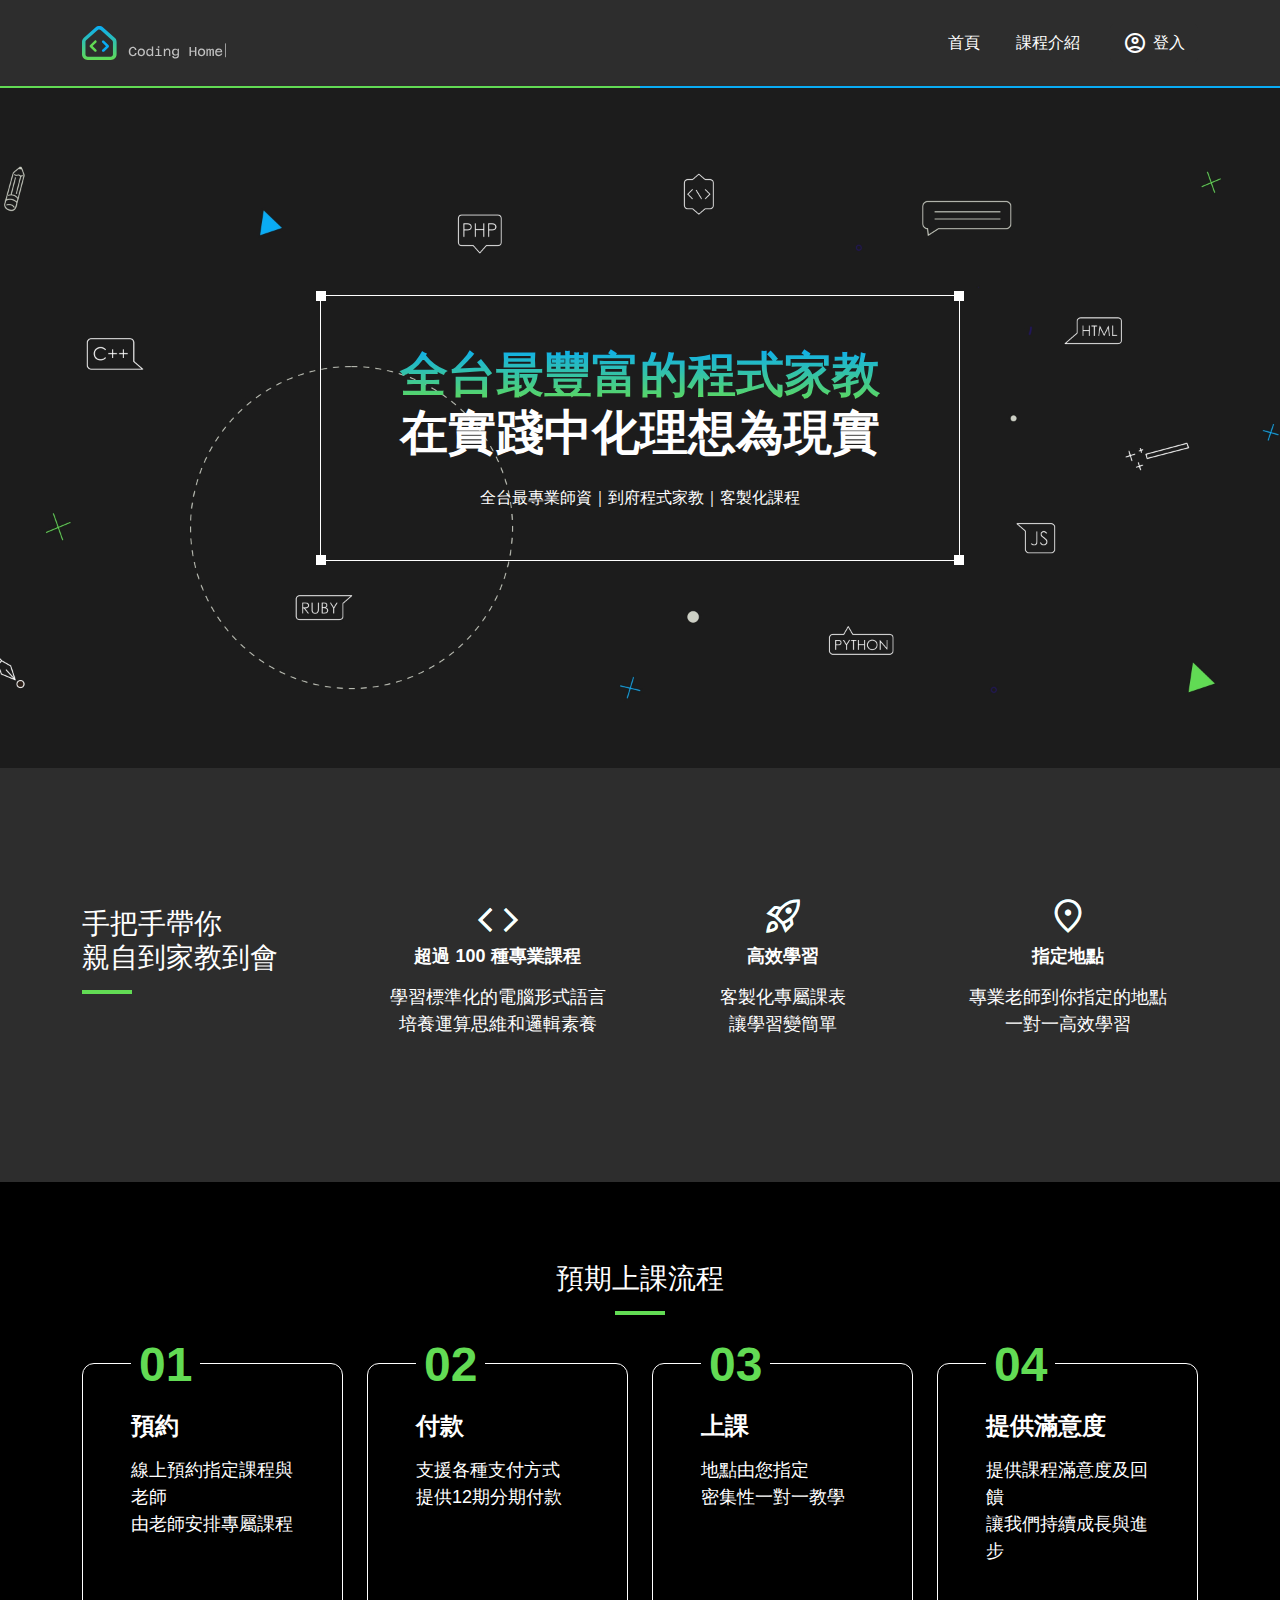
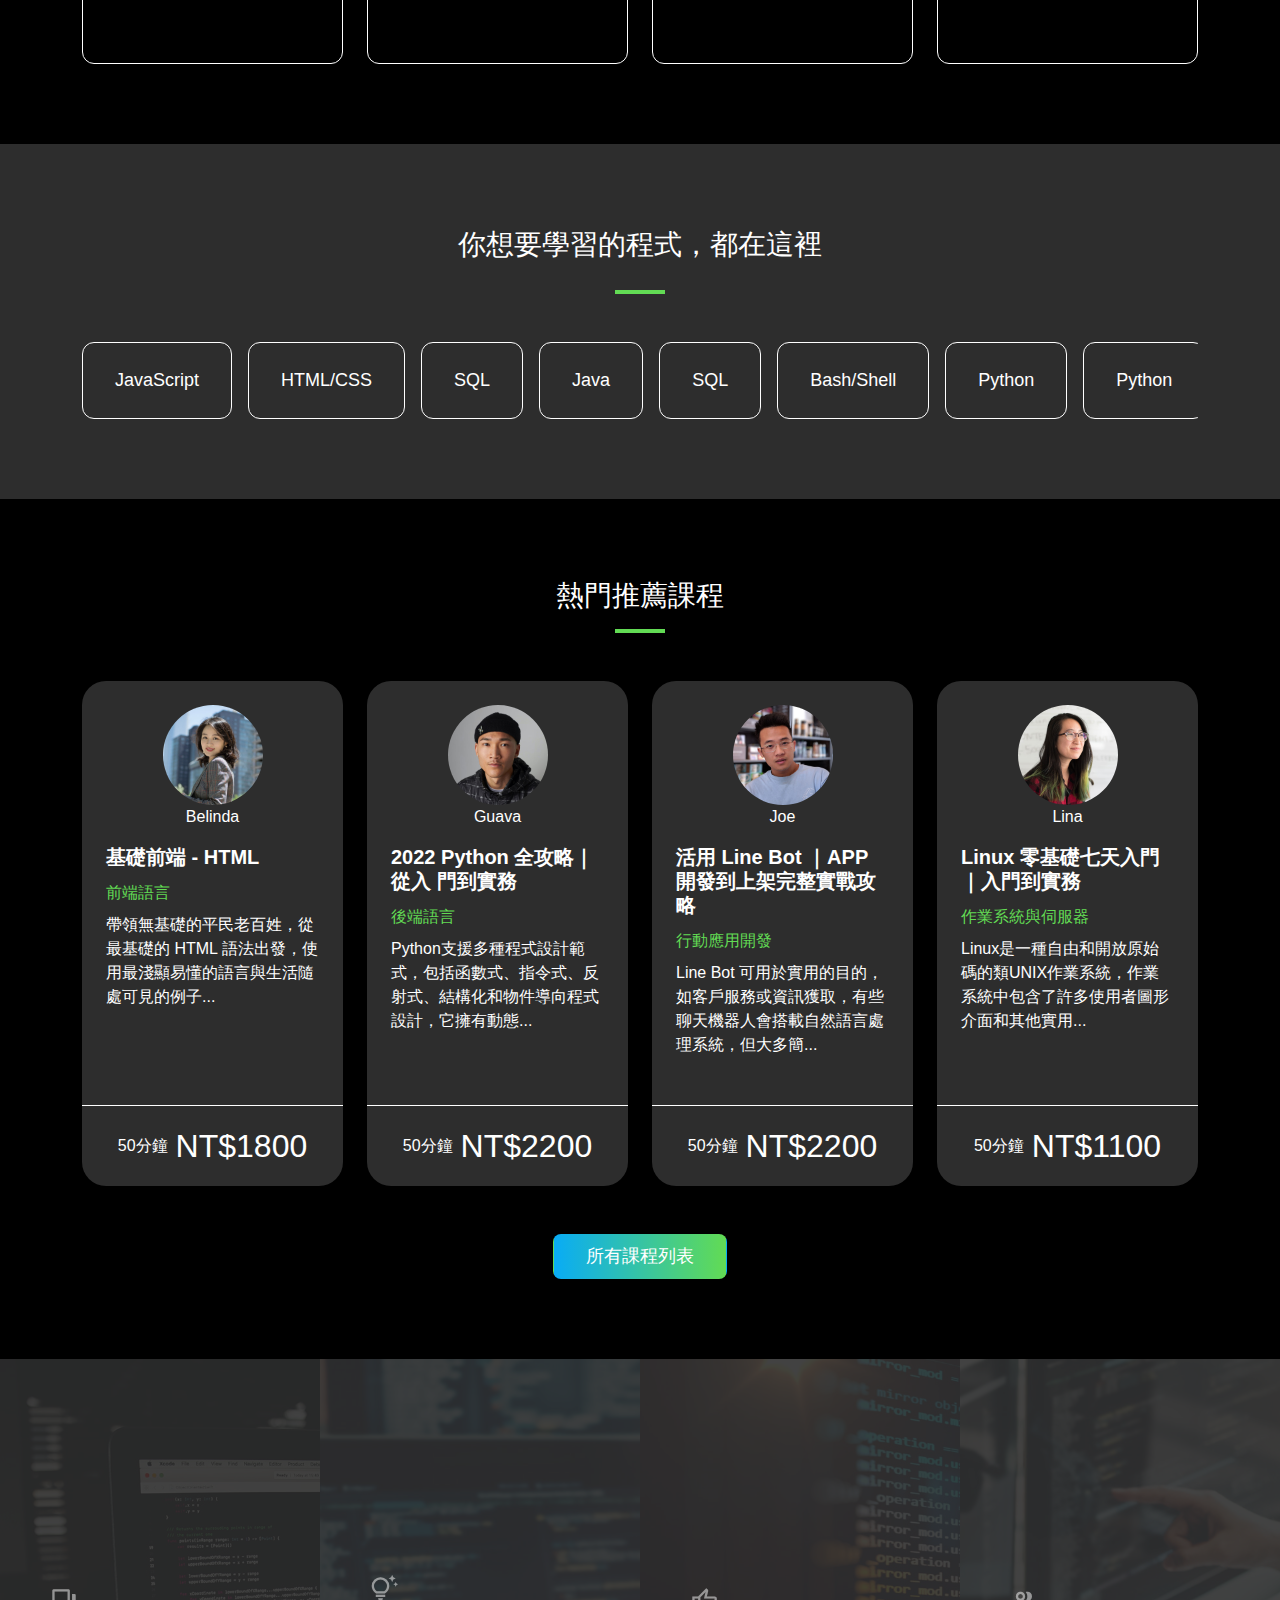
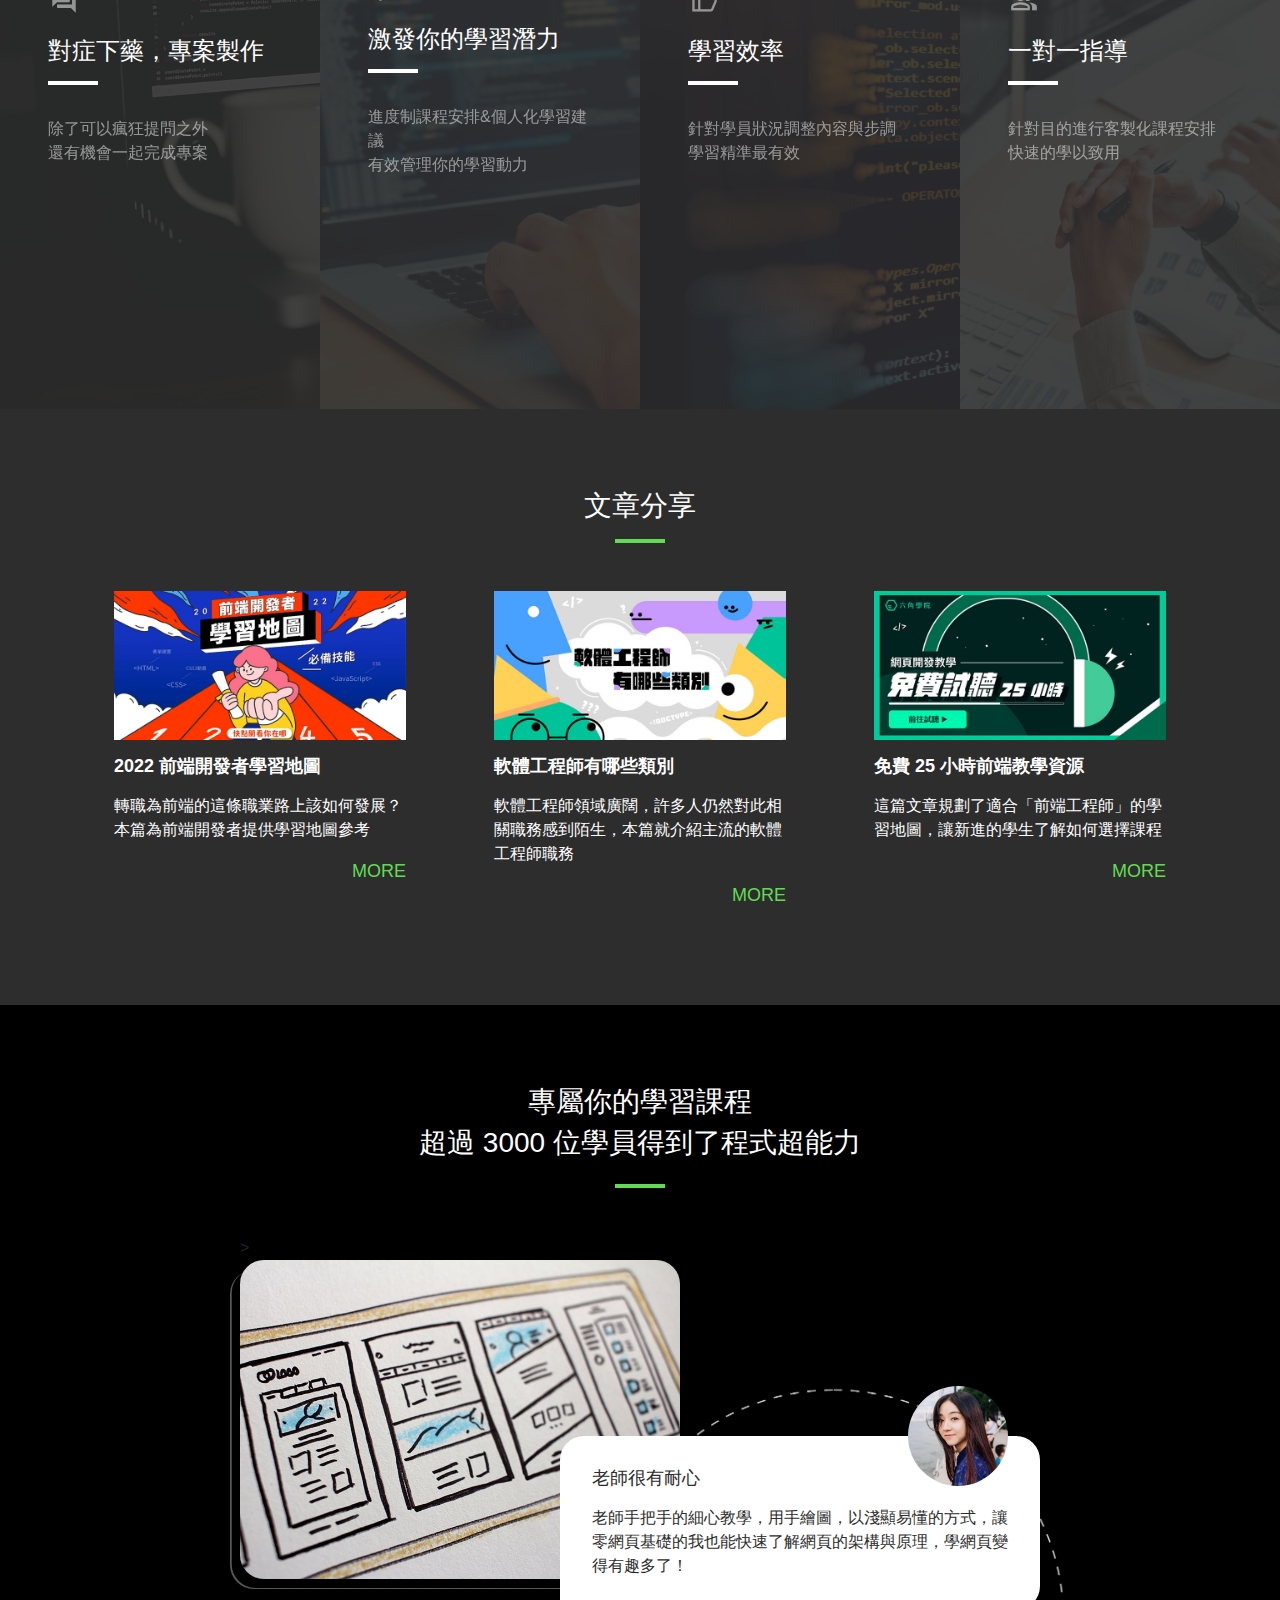
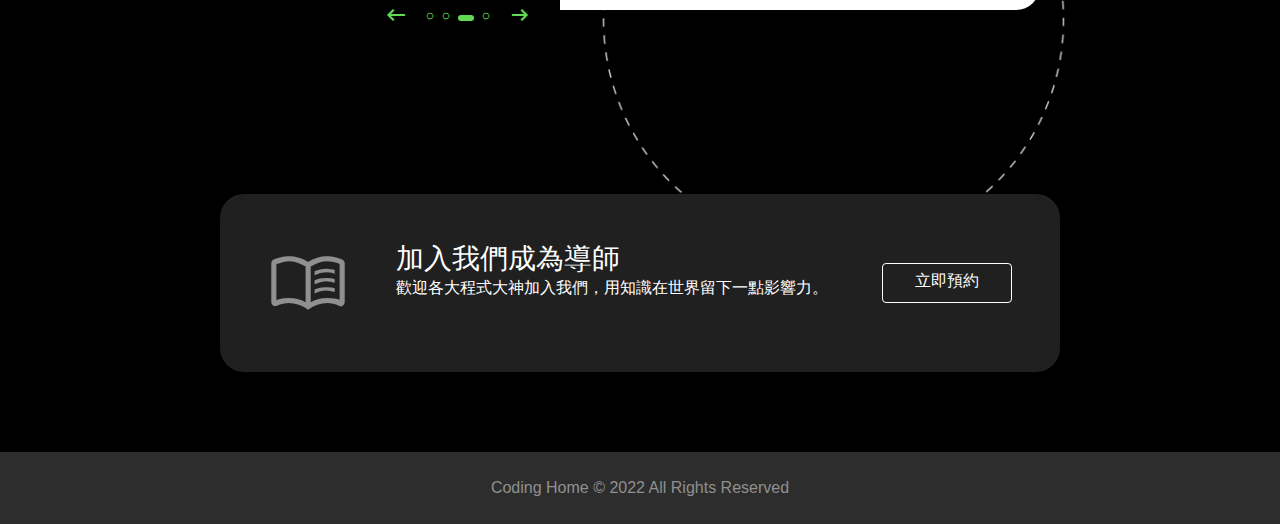
<file: index.html>
<!DOCTYPE html>
<html lang="en">

  <head>
    <meta charset="UTF-8">
    <meta name="viewport" content="width=device-width, initial-scale=1.0">
    <meta http-equiv="X-UA-Compatible" content="ie=edge">
    <title>Coding Home</title>
    <link rel="stylesheet" href="https://fonts.googleapis.com/css2?family=Material+Symbols+Outlined:opsz,wght,FILL,GRAD@48,400,0,0" />
    <link rel="stylesheet" href="https://cdnjs.cloudflare.com/ajax/libs/font-awesome/5.13.0/css/all.min.css" />
    <link rel="stylesheet" href="./assets/style/all.css">
  </head>

  <body>
    <nav class="header bg-primary">
      <div class="container-lg nav-content d-flex align-items-center justify-content-between pt-24 pb-24">
        <a class="logo-lg" href="index.html"><img src="./assets/images/logo.svg" alt=""></a>
        <a class="logo-sm" href="index.html"><img src="./assets/images/logo2.svg" alt=""></a>
        <ul class="topbar align-items-center">
          <li>
            <a class="per-page ps-6 pe-6 pt-12 pb-12" href="index.html">
              首頁
            </a>
          </li>
          <li class="">
            <a class="per-page ps-6 pe-6 pt-12 pb-12 ms-24 me-24" href="course-introduction.html">
              課程介紹
            </a>
          </li>
          <li>
            <button type="button" class="per-page d-flex btn btn-primary" data-bs-toggle="modal" data-bs-target="#login-modal">
              <span class="material-symbols-outlined me-6">
                account_circle
                </span>
              登入
            </button>
          </li>
        </ul>
        <a class="icon-menu" href="#"><span class="material-symbols-outlined icon gradient-color">
          drag_handle
        </span></a>
      </div>
      <div class="lines d-flex">
        <div class="line bg-secondary"></div>
        <div class="line bg-tertiary"></div>
      </div>
    </nav>

    <div class="hero row justify-content-center align-items-center m-0">
  <div class=" col-6 hero-title border border-white text-center">
    <h1 class="mb-0 gradient-color fw-bold hero-line-1">全台最豐富的程式家教</h1>
    <h1 class="mb-24 fw-bold hero-line-2">在實踐中化理想為現實</h1>
    <p class="text mb-0">全台最專業師資｜到府程式家教｜客製化課程</p> 
    <div class="angle angle-1"></div>
    <div class="angle angle-2"></div>
    <div class="angle angle-3"></div>
    <div class="angle angle-4"></div>
  </div>
</div>
<div class="features bg-primary">
  <div class="container-lg">
    <ul class="row">
      <li class="col-md-3 index-section-title mb-48">
        <h2 class="mb-16">手把手帶你<br>親自到家教到會</h2>
        <div class="underline"></div>
      </li>
      <li class="col-md-3">
        <a href="#">
          <div class="per-feature pt-48 pb-48 ps-12 pe-12">
            <div class="text-center d-flex flex-column align-items-center">
              <div class="icon-frame">
                <span class="material-symbols-outlined icon fs-48">
                  code
                </span>
              </div>
              <h3 class="fs-18 mb-16">超過 100 種專業課程</h3>
              <p class="text fs-18">學習標準化的電腦形式語言<br>培養運算思維和邏輯素養</p>
            </div>
          </div>
        </a>
      </li>
      <li class="col-md-3">
        <a href="#">
          <div class="per-feature pt-48 pb-48 ps-12 pe-12">
            <div class="text-center d-flex flex-column align-items-center">
              <div class="icon-frame">
                <span class="material-symbols-outlined icon fs-40">
                  rocket_launch
                  </span>
              </div>
              <h3 class="fs-18 mb-16">高效學習</h3>
              <p class="fs-18">客製化專屬課表<br>讓學習變簡單</p>
            </div>
          </div>
        </a>
      </li>
      <li class="col-md-3">
        <a href="#">
            <div class="per-feature pt-48 pb-48 ps-12 pe-12">
              <div class="text-center d-flex flex-column align-items-center">
                <div class="icon-frame">
                  <span class="material-symbols-outlined icon fs-40">
                    location_on
                  </span>
                  <link rel="stylesheet" href="https://fonts.googleapis.com/css2?family=Material+Symbols+Outlined:opsz,wght,FILL,GRAD@48,400,1,0" />         
                </div>
                <h3 class="fs-18 mb-16">指定地點</h3>
                <p class="fs-18">專業老師到你指定的地點<br>一對一高效學習</p>
              </div>
            </div>
        </a>
      </li>
    </ul>
  </div>
</div>
<div class="process"> 
  <div class="container-lg">
    <div class="index-section-title mb-48">
      <h2 class="text-center mb-16">預期上課流程</h2>
      <div class="underline"></div>
    </div>
    <ul class="steps row">
      <li class="col-md-3 pe-12">
        <div class="per-step border border-white p-48">
          <p class="fs-48 number text-secondary fw-bold text-align ps-8 pe-8">01</p>
          <h3 class="mb-16 fs-24">預約</h3>
          <p class="fs-18 mb-0">線上預約指定課程與老師<br>由老師安排專屬課程</p>
        </div>
      </li>
      <li class="col-md-3 ps-12 pe-12">
        <div class="per-step border border-white p-48">
          <p class="fs-48 number text-secondary fw-bold text-align ps-8 pe-8">02</p>
          <h3 class="mb-16 fs-24">付款</h3>
          <p class="fs-18 mb-0">支援各種支付方式<br>提供12期分期付款</p>
        </div>
      </li>
      <li class="col-md-3 ps-12 pe-12">
        <div class="per-step border border-white p-48">
          <p class="fs-48 number text-secondary fw-bold text-align ps-8 pe-8">03</p>
          <h3 class="mb-16 fs-24">上課</h3>
          <p class="fs-18 mb-0">地點由您指定<br>密集性一對一教學</p>
        </div>
      </li>
      <li class="col-md-3 pe-12">
        <div class="per-step border border-white p-48">
          <p class="fs-48 number text-secondary fw-bold text-align ps-8 pe-8">04</p>
          <h3 class="mb-16 fs-24">提供滿意度</h3>
          <p class="fs-18 mb-0"> 提供課程滿意度及回饋<br>讓我們持續成長與進步</p>
        </div>
      </li>
    </ul>
  </div>
</div>
<div class="languages bg-primary">
  <div class="container-lg">
    <div class="index-section-title mb-48">
      <div class="title">
        <h2 class="text-center lh-base">你想要學習的程式，</h2>
        <h2 class="text-center lh-base">都在這裡</h2>
      </div>
      <div class="underline mt-16"></div>
    </div>
    <div class="language-row d-flex">
      <a href="#" class="per-language border border-white pt-24 pb-24 ps-32 pe-32 me-16 fs-18">JavaScript</a>
      <a href="#" class="per-language border border-white pt-24 pb-24 ps-32 pe-32 me-16 fs-18">HTML/CSS</a>
      <a href="#" class="per-language border border-white pt-24 pb-24 ps-32 pe-32 me-16 fs-18">SQL</a>
      <a href="#" class="per-language border border-white pt-24 pb-24 ps-32 pe-32 me-16 fs-18">Java</a>
      <a href="#" class="per-language border border-white pt-24 pb-24 ps-32 pe-32 me-16 fs-18">SQL</a>
      <a href="#" class="per-language border border-white pt-24 pb-24 ps-32 pe-32 me-16 fs-18">Bash/Shell</a>
      <a href="#" class="per-language border border-white pt-24 pb-24 ps-32 pe-32 me-16 fs-18">Python</a>
      <a href="#" class="per-language border border-white pt-24 pb-24 ps-32 pe-32 me-16 fs-18">Python</a>
      <a href="#" class="per-language border border-white pt-24 pb-24 ps-32 pe-32 me-16 fs-18">PHP</a>
      <a href="#" class="per-language border border-white pt-24 pb-24 ps-32 pe-32 fs-18">C++</a>
    </div>       
  </div>
</div>
<div class="recommend">
  <div class="container-lg align-center">
    <div class="index-section-title mb-48">
      <h2 class="text-center mb-16">熱門推薦課程</h2>
      <div class="underline"></div>
    </div>
    <ul class="row classes">
      <li class="col-lg-3">
        <a href="#" class="per-class">
          <div class="content ps-24 pe-24 pt-24">
            <div class="teacher">
              <img src="./assets/images/teacher01.jpg" alt="avatar">
              <p>Belinda</p>
            </div>
            <h3 class="class-name fs-20 fw-bold">基礎前端 - HTML</h3>
            <div class="tag-and-text">
              <p class="tag text-secondary mb-8">前端語言</p>
              <p class="text mb-32">帶領無基礎的平民老百姓，從最基礎的 HTML 語法出發，使用最淺顯易懂的語言與生活隨處可見的例子...</p>
            </div>
          </div>
          <div class="price-section pt-16 pb-16 ps-24 pe-24 d-flex justify-content-center align-items-center">
            <p class="time me-8 mb-0">50分鐘</p>
            <p class="price number fs-32 mb-0">NT$1800</p>
          </div>
        </a>
      </li>
      <li class="col-lg-3">
        <a href="#" class="per-class">
          <div class="content ps-24 pe-24 pt-24">
            <div class="teacher">
              <img src="./assets/images/teacher02.jpg" alt="avatar">
              <p>Guava</p>
            </div>
            <h3 class="class-name fs-20 fw-bold">2022 Python 全攻略｜從入 門到實務</h3>
            <div class="tag-and-text">
              <p class="tag text-secondary mb-8">後端語言</p>
              <p class="text mb-32">Python支援多種程式設計範式，包括函數式、指令式、反射式、結構化和物件導向程式設計，它擁有動態...</p>
            </div>
          </div>
          <div class="price-section pt-16 pb-16 ps-24 pe-24 d-flex justify-content-center align-items-center">
            <p class="time me-8 mb-0">50分鐘</p>
            <p class="price number fs-32 mb-0">NT$2200</p>
          </div>
        </a>
      </li>
      <li class="col-lg-3">
        <a href="#" class="per-class">
          <div class="content ps-24 pe-24 pt-24">
            <div class="teacher">
              <img src="./assets/images/teacher03.jpg" alt="avatar">
              <p>Joe</p>
            </div>
            <h3 class="class-name fs-20 fw-bold">活用 Line Bot ｜APP 開發到上架完整實戰攻略</h3>
            <div class="tag-and-text">
              <p class="tag text-secondary mb-8">行動應用開發</p>
              <p class="text mb-32">Line Bot 可用於實用的目的，如客戶服務或資訊獲取，有些聊天機器人會搭載自然語言處理系統，但大多簡...</p>
            </div>
          </div>
          <div class="price-section pt-16 pb-16 ps-24 pe-24 d-flex justify-content-center align-items-center">
            <p class="time me-8 mb-0">50分鐘</p>
            <p class="price number fs-32 mb-0">NT$2200</p>
          </div>
        </a>
      </li>
      <li class="col-lg-3">
        <a href="#" class="per-class">
          <div class="content ps-24 pe-24 pt-24">
            <div class="teacher">
              <img src="./assets/images/teacher04.jpg" alt="avatar">
              <p>Lina</p>
            </div>
            <h3 class="class-name fs-20 fw-bold">Linux 零基礎七天入門｜入門到實務</h3>
            <div class="tag-and-text">
              <p class="tag text-secondary mb-8">作業系統與伺服器</p>
              <p class="text mb-32">Linux是一種自由和開放原始碼的類UNIX作業系統，作業系統中包含了許多使用者圖形介面和其他實用...</p>
            </div>
          </div>
          <div class="price-section pt-16 pb-16 ps-24 pe-24 d-flex justify-content-center align-items-center">
            <p class="time me-8 mb-0">50分鐘</p>
            <p class="price number fs-32 mb-0">NT$1100</p>
          </div>
        </a>
      </li>
    </ul>
    <button type="button" class="btn fs-18 pt-8 pb-8 ps-32 pe-32 gradient-bg">所有課程列表</button>
  </div>
</div>
<div class="special-points bg-primary">
  <div class="container-fluid">
    <ul class="row">
      <li class="col-md-3 per-point point-1 d-flex flex-column justify-content-center">
        <div class="icon-frame mb-18">
          <span class="material-symbols-outlined icon fs-28">
            forum
          </span>
        </div>
        <div class="index-section-title mb-32">
          <h2 class="fs-24 mb-16">對症下藥，專案製作</h2>
          <div class="underline"></div>
        </div>
        <p class="text">除了可以瘋狂提問之外<br>還有機會一起完成專案</p>
      </li>
      <li class="col-md-3 per-point point-2 d-flex flex-column justify-content-center">
        <div class="icon-frame mb-18">
          <span class="material-symbols-outlined icon fs-28">
            tips_and_updates
          </span>
        </div>
        <div class="index-section-title mb-32">
          <h2 class="fs-24 mb-16">激發你的學習潛力</h2>
          <div class="underline"></div>
        </div>
        <p class="text">進度制課程安排&個人化學習建議<br>有效管理你的學習動力</p>
      </li>
      <li class="col-md-3 per-point point-3  d-flex flex-column justify-content-center">
        <div class="icon-frame mb-18">
          <span class="material-symbols-outlined icon fs-28">
            thumb_up
          </span>
        </div>
        <div class="index-section-title mb-32">
          <h2 class="fs-24 mb-16">學習效率</h2>
          <div class="underline"></div>
        </div>
        <p class="text">針對學員狀況調整內容與步調<br>學習精準最有效</p>
      </li>
      <li class="col-md-3 per-point point-4 d-flex flex-column justify-content-center">
        <div class="icon-frame mb-18">
          <span class="material-symbols-outlined icon fs-28">
            group
          </span>
        </div>
        <div class="index-section-title mb-32">
          <h2 class="fs-24 mb-16">一對一指導</h2>
          <div class="underline"></div>
        </div>
        <p class="text">針對目的進行客製化課程安排<br>快速的學以致用</p>
      </li>
    </ul>
  </div>
</div>
<div class="articles">
  <div class="container-lg">
    <div class="index-section-title">
      <h2 class="text-center">文章分享</h2>
      <div class="underline"></div>
    </div>
    <ul class="row">
      <li class="per-article-frame col-md-4 pe-12">
        <a href="#" class="per-article d-flex flex-column p-32 pb-0">
          <div class="vertical-frame"></div>
          <div class="horizontal-frame"></div>
          <img class="mb-16" src="./assets/images/article01.jpg" alt="image">
          <h3 class="fs-18 mb-16">2022 前端開發者學習地圖</h3>
          <p class="mb-16">轉職為前端的這條職業路上該如何發展？本篇為前端開發者提供學習地圖參考</p>
          <p class="text-secondary text-end fs-18 another-font">MORE</p>
        </a>
      </li>
      <li class="per-article-frame col-md-4 pe-12 ps-12">
        <a href="#" class="per-article d-flex flex-column p-32 pb-0">
          <div class="vertical-frame"></div>
          <div class="horizontal-frame"></div>
          <img class="mb-16" src="./assets/images/article02.jpg" alt="image">
          <h3 class="fs-18 mb-16">軟體工程師有哪些類別</h3>
          <p class="mb-16">軟體工程師領域廣闊，許多人仍然對此相關職務感到陌生，本篇就介紹主流的軟體工程師職務</p>
          <p class="text-secondary text-end fs-18 another-font">MORE</p>
        </a>
      </li>
      <li class="per-article-frame col-md-4 pe-12">
        <a href="#" class="per-article d-flex flex-column p-32 pb-0">
          <div class="vertical-frame"></div>
          <div class="horizontal-frame"></div>
          <img class="mb-16" src="./assets/images/article03.jpg" alt="image">
          <h3 class="fs-18 mb-16">免費 25 小時前端教學資源</h3>
          <p class="mb-16">這篇文章規劃了適合「前端工程師」的學習地圖，讓新進的學生了解如何選擇課程</p>
          <p class="text-secondary text-end fs-18 another-font">MORE</p>
        </a>
      </li>
    </ul>
  </div>
</div>
<div class="share container-fluid d-flex flex-column align-items-center">
  <div class="index-section-title mb-48">
      <h2 class="text-center">專屬你的學習課程</h2>
    <div class="title-line-2">
      <h2 class="text-center">超過 3000 位學員得到了</h2>
      <h2 class="text-center">程式超能力</h2>
    </div>
    <div class="underline mt-16"></div>
  </div>
  <div class="share-content">
    <div class="scroll-image">>
      <img class="wireframe" src="./assets/images/share.jpg" alt="wireframe">
      <div class="review bg-white p-32">
        <img src="./assets/images/student01.jpg" alt="student" class="avatar">
        <h3 class="text-primary fs-18 mb-16">老師很有耐心</h3>
        <p class="text-primary mb-0">老師手把手的細心教學，用手繪圖，以淺顯易懂的方式，讓零網頁基礎的我也能快速了解網頁的架構與原理，學網頁變得有趣多了！</p>
      </div>
      <ul class="pages d-flex align-items-center">
        <li><a href="#"><span class="material-symbols-outlined icon fs-24 pt-8 me-18">
          keyboard_backspace
        </span></a></li>
        <li><a href="#"><span class="material-symbols-outlined icon fs-8 me-8">
          circle
          </span></a></li>
        <li><a href="#"><span class="material-symbols-outlined icon fs-8 me-8">
          circle
          </span></a></li>
        <li><a href="#" class="page-actived me-8">

        </a></li>
        <li><a href="#"><span class="material-symbols-outlined icon fs-8 me-18">
          circle
          </span></a></li>
        <li><a href="#"><span class="material-symbols-outlined icon fs-24 pt-8">
          arrow_right_alt
          </span></a></li>
      </ul>
    </div>
  </div>
  <div class="become-teacher p-48">
    <div class="content d-flex">
      <span class="material-symbols-outlined icon">
        menu_book
      </span>
      <div class="slogan-and-text">
        <h3>加入我們成為導師</h3>
        <p>歡迎各大程式大神加入我們，用知識在世界留下一點影響力。</p>
      </div>
    </div>
    <button type="button" class="btn button">立即預約</button>
  </div>
</div>


    <!-- Modal -->
    <div class="modal fade" id="login-modal" tabindex="-1" aria-labelledby="exampleModalLabel" aria-hidden="true">
      <div class="modal-dialog">
        <div class="modal-content bg-primary">
          <div class="modal-header justify-content-center p-24">
            <h5 class="modal-title fs-24" id="exampleModalLabel">登入</h5>
            <button type="button" class="btn-close" data-bs-dismiss="modal" aria-label="Close"></button>
          </div>
          <div class="modal-body p-24">
            <form action="login-info">
              <label for="email" class="text-white mb-6">信箱</label><br>
              <input type="email" id="email" placeholder="請輸入信箱" class="mb-24"><br>
              <label for="password" class="text-white mb-6">密碼</label><br>
              <input type="password" id="password" placeholder="請輸入密碼" class="mb-24">
              <input type="submit" class="submit text-white" value="登入">
            </form>
          </div>
          <div class="modal-footer p-24 flex-column">
            <h5 class="other-way text-center fs-16 mb-16">其他登入方式</h5>
            <div class="line line-left"></div>
            <div class="line line-right"></div>
            <button type="button" class="btn btn-secondary" data-bs-dismiss="modal">
              <img class="image-sns" src="./assets/images/icon_fb.svg" alt="">
              Facebook 登入
            </button>
            <button type="button" class="btn btn-primary">
              <img class="image-sns" src="./assets/images/icon_google.svg" alt="">
              Google 登入
            </button>
          </div>
        </div>
      </div>
    </div>
    <footer class="footer bg-primary">
      <p class="text-center pt-24 pb-24">Coding Home © 2022 All Rights Reserved</p>
    </footer>
    <script src="./assets/js/vendors.js"></script>
    <script src="./assets/js/all.js"></script>
  </body>
</html>
</file>
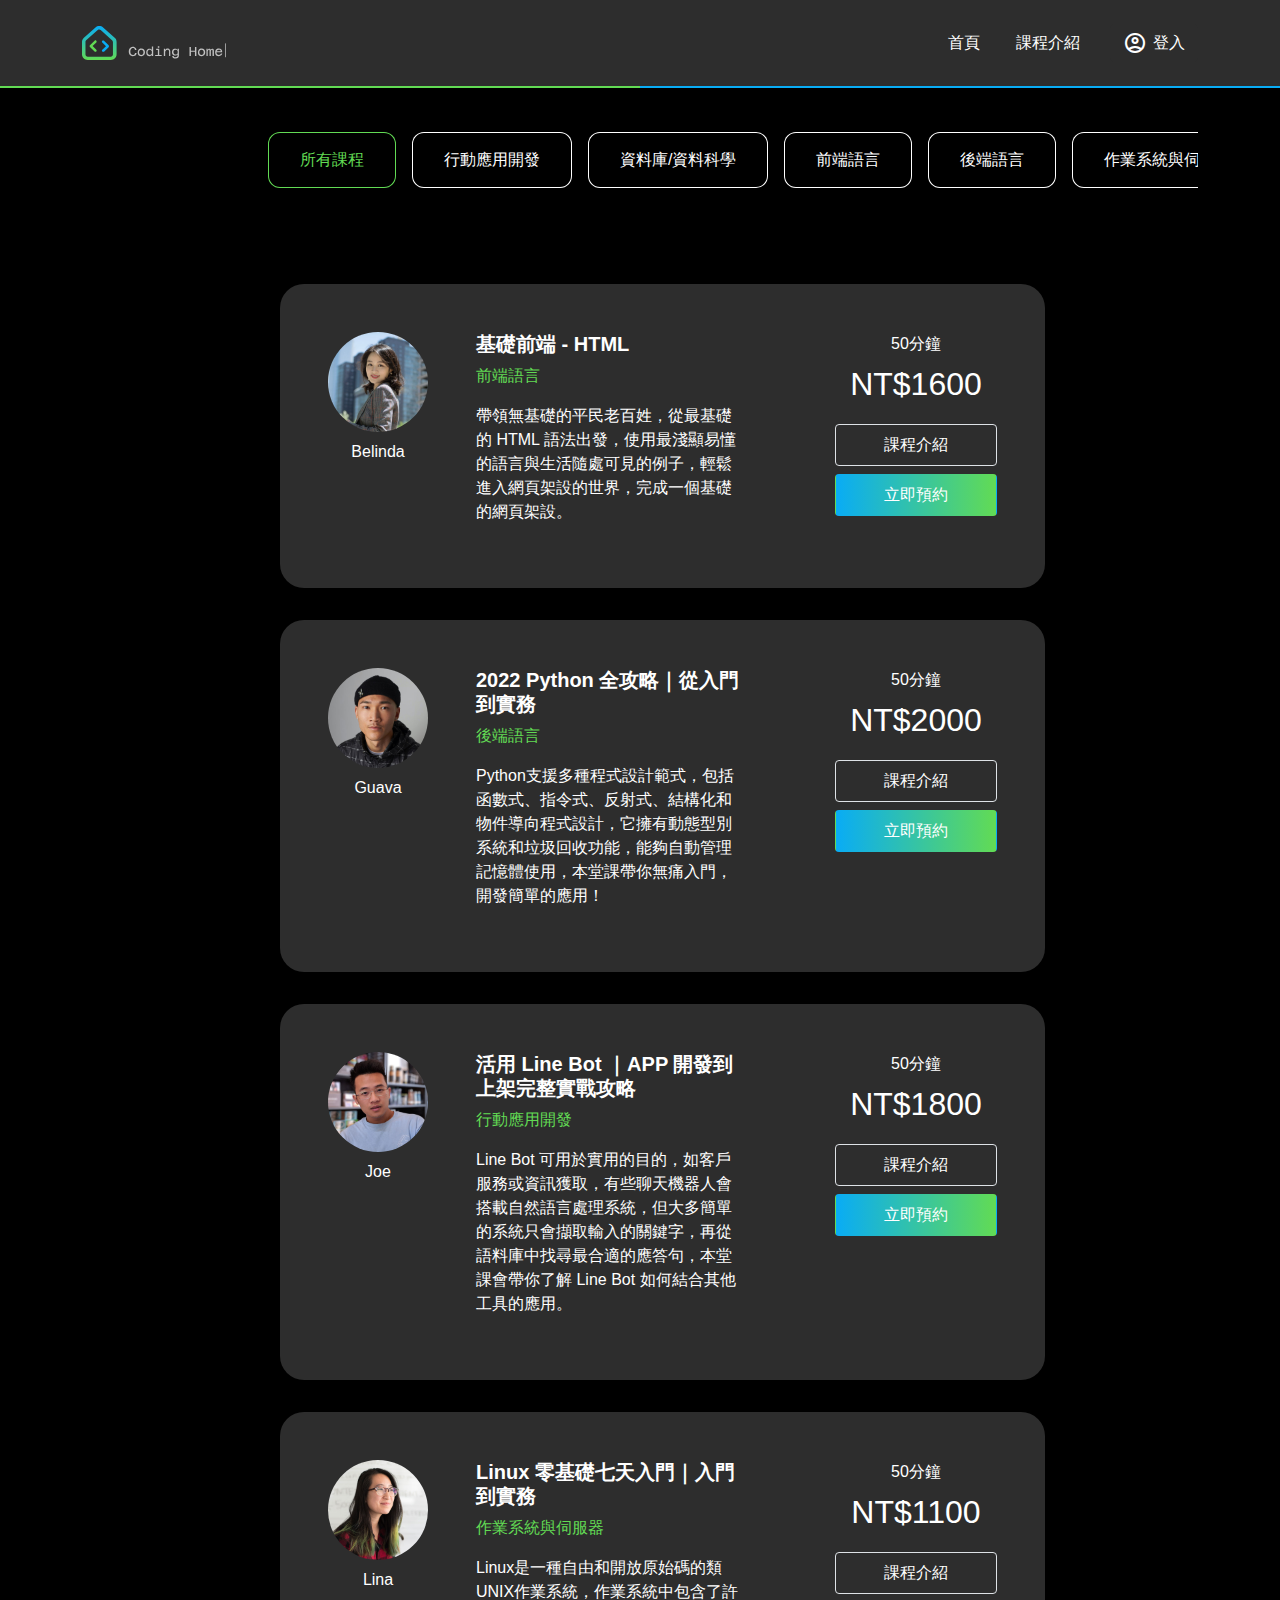
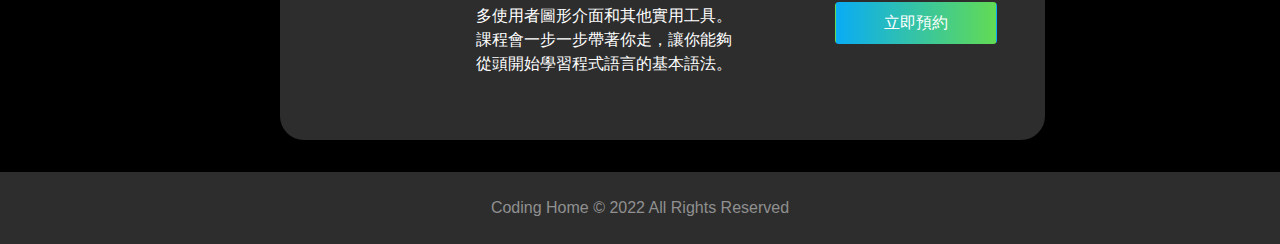
<file: course-introduction.html>
<!DOCTYPE html>
<html lang="en">

  <head>
    <meta charset="UTF-8">
    <meta name="viewport" content="width=device-width, initial-scale=1.0">
    <meta http-equiv="X-UA-Compatible" content="ie=edge">
    <title>Coding Home</title>
    <link rel="stylesheet" href="https://fonts.googleapis.com/css2?family=Material+Symbols+Outlined:opsz,wght,FILL,GRAD@48,400,0,0" />
    <link rel="stylesheet" href="https://cdnjs.cloudflare.com/ajax/libs/font-awesome/5.13.0/css/all.min.css" />
    <link rel="stylesheet" href="./assets/style/all.css">
  </head>

  <body>
    <nav class="header bg-primary">
      <div class="container-lg nav-content d-flex align-items-center justify-content-between pt-24 pb-24">
        <a class="logo-lg" href="index.html"><img src="./assets/images/logo.svg" alt=""></a>
        <a class="logo-sm" href="index.html"><img src="./assets/images/logo2.svg" alt=""></a>
        <ul class="topbar align-items-center">
          <li>
            <a class="per-page ps-6 pe-6 pt-12 pb-12" href="index.html">
              首頁
            </a>
          </li>
          <li class="">
            <a class="per-page ps-6 pe-6 pt-12 pb-12 ms-24 me-24" href="course-introduction.html">
              課程介紹
            </a>
          </li>
          <li>
            <button type="button" class="per-page d-flex btn btn-primary" data-bs-toggle="modal" data-bs-target="#login-modal">
              <span class="material-symbols-outlined me-6">
                account_circle
                </span>
              登入
            </button>
          </li>
        </ul>
        <a class="icon-menu" href="#"><span class="material-symbols-outlined icon gradient-color">
          drag_handle
        </span></a>
      </div>
      <div class="lines d-flex">
        <div class="line bg-secondary"></div>
        <div class="line bg-tertiary"></div>
      </div>
    </nav>

    
<div class="course-type-bar mb-48">
    <div class="container-lg">
        <div class="type-names d-flex offset-lg-2">
            <a class="per-type pt-16 pb-16 ps-32 pe-32 me-16 text-nowrap actived" href="#">所有課程</a>
            <a class="per-type pt-16 pb-16 ps-32 pe-32 me-16 text-nowrap" href="#">行動應用開發</a>
            <a class="per-type pt-16 pb-16 ps-32 pe-32 me-16 text-nowrap" href="#">資料庫/資料科學</a> 
            <a class="per-type pt-16 pb-16 ps-32 pe-32 me-16 text-nowrap" href="#">前端語言</a>
            <a class="per-type pt-16 pb-16 ps-32 pe-32 me-16 text-nowrap" href="#">後端語言</a>
            <a class="per-type pt-16 pb-16 ps-32 pe-32 text-nowrap" href="#">作業系統與伺服器</a>
        </div>
    </div>
</div>
<div class="course-list container-lg">
    <ul class="row flex-column offset-lg-2">
        <li>
            <div class="per-course col-lg-10 d-flex flex-column flex-lg-row align-items-center align-items-lg-start bg-primary pt-32 pb-32 p-24 p-lg-48 mb-24 mb-lg-32">
                <div class="teacher-info me-lg-48">
                    <img class="avatar mb-8" src="./assets/images/teacher01.jpg" alt="photo">
                    <p class="name text-center">Belinda</p>
                </div>
                <div class="course-brief me-lg-88">
                    <h2 class="course-name fs-20 fs-lg-24 fw-bold mb-4 mb-lg-8">基礎前端 - HTML</h2>
                    <p class="tag text-secondary mb-8 mb-lg-16">前端語言</p>
                    <p class="text mb-48 mb-lg-16">帶領無基礎的平民老百姓，從最基礎的 HTML 語法出發，使用最淺顯易懂的語言與生活隨處可見的例子，輕鬆進入網頁架設的世界，完成一個基礎的網頁架設。</p>
                </div>
                <div class="course-info">
                    <div class="time-and-price d-flex flex-lg-column text-center mb-16 justify-content-center align-items-center mb-lg-0">
                        <p class="time mb-0 me-8 mt-lg-0 mb-lg-4 me-lg-0">50分鐘</p>
                        <p class="price number fs-32 mb-0 mb-lg-16">NT$1600</p>
                    </div>
                    <div class="btn-set d-flex flex-lg-column align-items-center">
                        <button type="button" class="btn btn-intro border ps-48 pe-48 pt-8 pb-8 me-8 me-lg-0 mb-lg-8 text-nowrap">課程介紹</button>
                        <button type="button" class="btn btn-book ps-48 pe-48 pt-8 pb-8 text-nowrap gradient-bg">立即預約</button>
                    </div>
                </div>    
            </div>
        </li>
        <li>
            <div class="per-course col-lg-10 d-flex flex-column flex-lg-row align-items-center align-items-lg-start bg-primary pt-32 pb-32 p-24 p-lg-48 mb-24 mb-lg-32">
                <div class="teacher-info me-lg-48">
                    <img class="avatar mb-8" src="./assets/images/teacher02.jpg" alt="photo">
                    <p class="name text-center">Guava</p>
                </div>
                <div class="course-brief me-lg-88">
                    <h2 class="course-name fs-20 fs-lg-24 fw-bold mb-4 mb-lg-8">2022 Python 全攻略｜從入門到實務</h2>
                    <p class="tag text-secondary mb-8 mb-lg-16">後端語言</p>
                    <p class="text mb-48 mb-lg-16">Python支援多種程式設計範式，包括函數式、指令式、反射式、結構化和物件導向程式設計，它擁有動態型別系統和垃圾回收功能，能夠自動管理記憶體使用，本堂課帶你無痛入門，開發簡單的應用！</p>
                </div>
                <div class="course-info">
                    <div class="time-and-price d-flex flex-lg-column text-center mb-16 justify-content-center align-items-center mb-lg-0">
                        <p class="time mb-0 me-8 mt-lg-0 mb-lg-4 me-lg-0">50分鐘</p>
                        <p class="price number fs-32 mb-0 mb-lg-16">NT$2000</p>
                    </div>
                    <div class="btn-set d-flex flex-lg-column align-items-center">
                        <button type="button" class="btn btn-intro border ps-48 pe-48 pt-8 pb-8 me-8 me-lg-0 mb-lg-8 text-nowrap">課程介紹</button>
                        <button type="button" class="btn btn-book ps-48 pe-48 pt-8 pb-8 text-nowrap gradient-bg">立即預約</button>
                    </div>
                </div>
            </div>
        </li>
        <li>
            <div class="per-course col-lg-10 d-flex flex-column flex-lg-row align-items-center align-items-lg-start bg-primary pt-32 pb-32 p-24 p-lg-48 mb-24 mb-lg-32">
                <div class="teacher-info me-lg-48">
                    <img class="avatar mb-8" src="./assets/images/teacher03.jpg" alt="photo">
                    <p class="name text-center">Joe</p>
                </div>
                <div class="course-brief me-lg-88">
                    <h2 class="course-name fs-20 fs-lg-24 fw-bold mb-4 mb-lg-8">活用 Line Bot ｜APP 開發到上架完整實戰攻略</h2>
                    <p class="tag text-secondary mb-8 mb-lg-16">行動應用開發</p>
                    <p class="text mb-48 mb-lg-16">Line Bot 可用於實用的目的，如客戶服務或資訊獲取，有些聊天機器人會搭載自然語言處理系統，但大多簡單的系統只會擷取輸入的關鍵字，再從語料庫中找尋最合適的應答句，本堂課會帶你了解 Line Bot 如何結合其他工具的應用。</p>
                </div>
                <div class="course-info">
                    <div class="time-and-price d-flex flex-lg-column text-center mb-16 justify-content-center align-items-center mb-lg-0">
                        <p class="time mb-0 me-8 mt-lg-0 mb-lg-4 me-lg-0">50分鐘</p>
                        <p class="price number fs-32 mb-0 mb-lg-16">NT$1800</p>
                    </div>
                    <div class="btn-set d-flex flex-lg-column align-items-center">
                        <button type="button" class="btn btn-intro border ps-48 pe-48 pt-8 pb-8 me-8 me-lg-0 mb-lg-8 text-nowrap">課程介紹</button>
                        <button type="button" class="btn btn-book ps-48 pe-48 pt-8 pb-8 text-nowrap gradient-bg">立即預約</button>
                    </div>
                </div> 
            </div>
        </li>
        <li>
            <div class="per-course col-lg-10 d-flex flex-column flex-lg-row align-items-center align-items-lg-start bg-primary pt-32 pb-32 p-24 p-lg-48 mb-24 mb-lg-32">
                <div class="teacher-info me-lg-48">
                    <img class="avatar mb-8" src="./assets/images/teacher04.jpg" alt="photo">
                    <p class="name text-center">Lina</p>
                </div>
                <div class="course-brief me-lg-88">
                    <h2 class="course-name fs-20 fs-lg-24 fw-bold mb-4 mb-lg-8">Linux 零基礎七天入門｜入門到實務</h2>
                    <p class="tag text-secondary mb-8 mb-lg-16">作業系統與伺服器</p>
                    <p class="text mb-48 mb-lg-16">Linux是一種自由和開放原始碼的類UNIX作業系統，作業系統中包含了許多使用者圖形介面和其他實用工具。課程會一步一步帶著你走，讓你能夠從頭開始學習程式語言的基本語法。</p>
                </div>
                <div class="course-info">
                    <div class="time-and-price d-flex flex-lg-column text-center mb-16 justify-content-center align-items-center mb-lg-0">
                        <p class="time mb-0 me-8 mt-lg-0 mb-lg-4 me-lg-0">50分鐘</p>
                        <p class="price number fs-32 mb-0 mb-lg-16">NT$1100</p>
                    </div>
                    <div class="btn-set d-flex flex-lg-column align-items-center">
                        <button type="button" class="btn btn-intro border ps-48 pe-48 pt-8 pb-8 me-8 me-lg-0 mb-lg-8 text-nowrap">課程介紹</button>
                        <button type="button" class="btn btn-book ps-48 pe-48 pt-8 pb-8 text-nowrap gradient-bg">立即預約</button>
                    </div>
                </div>    
            </div>
        </li>
    </ul>
</div>

    <!-- Modal -->
    <div class="modal fade" id="login-modal" tabindex="-1" aria-labelledby="exampleModalLabel" aria-hidden="true">
      <div class="modal-dialog">
        <div class="modal-content bg-primary">
          <div class="modal-header justify-content-center p-24">
            <h5 class="modal-title fs-24" id="exampleModalLabel">登入</h5>
            <button type="button" class="btn-close" data-bs-dismiss="modal" aria-label="Close"></button>
          </div>
          <div class="modal-body p-24">
            <form action="login-info">
              <label for="email" class="text-white mb-6">信箱</label><br>
              <input type="email" id="email" placeholder="請輸入信箱" class="mb-24"><br>
              <label for="password" class="text-white mb-6">密碼</label><br>
              <input type="password" id="password" placeholder="請輸入密碼" class="mb-24">
              <input type="submit" class="submit text-white" value="登入">
            </form>
          </div>
          <div class="modal-footer p-24 flex-column">
            <h5 class="other-way text-center fs-16 mb-16">其他登入方式</h5>
            <div class="line line-left"></div>
            <div class="line line-right"></div>
            <button type="button" class="btn btn-secondary" data-bs-dismiss="modal">
              <img class="image-sns" src="./assets/images/icon_fb.svg" alt="">
              Facebook 登入
            </button>
            <button type="button" class="btn btn-primary">
              <img class="image-sns" src="./assets/images/icon_google.svg" alt="">
              Google 登入
            </button>
          </div>
        </div>
      </div>
    </div>
    <footer class="footer bg-primary">
      <p class="text-center pt-24 pb-24">Coding Home © 2022 All Rights Reserved</p>
    </footer>
    <script src="./assets/js/vendors.js"></script>
    <script src="./assets/js/all.js"></script>
  </body>
</html>
</file>
<file: assets/style/all.css>
/* Variable */
h1, .h1, h2, .h2, h3, .h3, h4, .h4, h5, .h5, h6, .h6, p, .icon {
  color: #fff;
}

.gradient-bg {
  background: -webkit-gradient(linear, right top, left top, from(#62DB54), to(#09ACF5));
  background: -o-linear-gradient(right, #62DB54, #09ACF5);
  background: linear-gradient(to left, #62DB54, #09ACF5);
}

.gradient-color {
  background: -webkit-gradient(linear, left bottom, left top, from(#62DB54), to(#09ACF5));
  background: -o-linear-gradient(bottom, #62DB54, #09ACF5);
  background: linear-gradient(to top, #62DB54, #09ACF5);
  -webkit-background-clip: text;
          background-clip: text;
  color: transparent;
}

/*!
 * Bootstrap v5.0.2 (https://getbootstrap.com/)
 * Copyright 2011-2021 The Bootstrap Authors
 * Copyright 2011-2021 Twitter, Inc.
 * Licensed under MIT (https://github.com/twbs/bootstrap/blob/main/LICENSE)
 */
:root {
  --bs-blue: #0d6efd;
  --bs-indigo: #6610f2;
  --bs-purple: #6f42c1;
  --bs-pink: #d63384;
  --bs-red: #dc3545;
  --bs-orange: #fd7e14;
  --bs-yellow: #ffc107;
  --bs-green: #198754;
  --bs-teal: #20c997;
  --bs-cyan: #0dcaf0;
  --bs-white: #fff;
  --bs-gray: #6c757d;
  --bs-gray-dark: #343a40;
  --bs-primary: #2D2D2D;
  --bs-secondary: #62DB54;
  --bs-tertiary: #09ACF5;
  --bs-success: #198754;
  --bs-info: #0dcaf0;
  --bs-warning: #ffc107;
  --bs-danger: #dc3545;
  --bs-light: #f8f9fa;
  --bs-dark: #212529;
  --bs-font-sans-serif: system-ui, -apple-system, "Segoe UI", Roboto, "Helvetica Neue", Arial, "Noto Sans", "Liberation Sans", sans-serif, "Apple Color Emoji", "Segoe UI Emoji", "Segoe UI Symbol", "Noto Color Emoji";
  --bs-font-monospace: SFMono-Regular, Menlo, Monaco, Consolas, "Liberation Mono", "Courier New", monospace;
  --bs-gradient: linear-gradient(180deg, rgba(255, 255, 255, 0.15), rgba(255, 255, 255, 0));
}

*,
*::before,
*::after {
  -webkit-box-sizing: border-box;
          box-sizing: border-box;
}

@media (prefers-reduced-motion: no-preference) {
  :root {
    scroll-behavior: smooth;
  }
}

body {
  margin: 0;
  font-family: var(--bs-font-sans-serif);
  font-size: 1rem;
  font-weight: 400;
  line-height: 1.5;
  color: #212529;
  background-color: #fff;
  -webkit-text-size-adjust: 100%;
  -webkit-tap-highlight-color: rgba(0, 0, 0, 0);
}

hr {
  margin: 1rem 0;
  color: inherit;
  background-color: currentColor;
  border: 0;
  opacity: 0.25;
}

hr:not([size]) {
  height: 1px;
}

h1, .h1, h2, .h2, h3, .h3, h4, .h4, h5, .h5, h6, .h6 {
  margin-top: 0;
  margin-bottom: 0.5rem;
  font-weight: 500;
  line-height: 1.2;
}

h1, .h1 {
  font-size: calc(1.375rem + 1.5vw);
}

@media (min-width: 1200px) {
  h1, .h1 {
    font-size: 2.5rem;
  }
}

h2, .h2 {
  font-size: calc(1.3rem + 0.6vw);
}

@media (min-width: 1200px) {
  h2, .h2 {
    font-size: 1.75rem;
  }
}

h3, .h3 {
  font-size: calc(1.3rem + 0.6vw);
}

@media (min-width: 1200px) {
  h3, .h3 {
    font-size: 1.75rem;
  }
}

h4, .h4 {
  font-size: calc(1.275rem + 0.3vw);
}

@media (min-width: 1200px) {
  h4, .h4 {
    font-size: 1.5rem;
  }
}

h5, .h5 {
  font-size: 1.25rem;
}

h6, .h6 {
  font-size: 1rem;
}

p {
  margin-top: 0;
  margin-bottom: 1rem;
}

abbr[title],
abbr[data-bs-original-title] {
  -webkit-text-decoration: underline dotted;
          text-decoration: underline dotted;
  cursor: help;
  -webkit-text-decoration-skip-ink: none;
          text-decoration-skip-ink: none;
}

address {
  margin-bottom: 1rem;
  font-style: normal;
  line-height: inherit;
}

ol,
ul {
  padding-left: 2rem;
}

ol,
ul,
dl {
  margin-top: 0;
  margin-bottom: 1rem;
}

ol ol,
ul ul,
ol ul,
ul ol {
  margin-bottom: 0;
}

dt {
  font-weight: 700;
}

dd {
  margin-bottom: .5rem;
  margin-left: 0;
}

blockquote {
  margin: 0 0 1rem;
}

b,
strong {
  font-weight: bolder;
}

small, .small {
  font-size: 0.875em;
}

mark, .mark {
  padding: 0.2em;
  background-color: #fcf8e3;
}

sub,
sup {
  position: relative;
  font-size: 0.75em;
  line-height: 0;
  vertical-align: baseline;
}

sub {
  bottom: -.25em;
}

sup {
  top: -.5em;
}

a {
  color: #fff;
  text-decoration: none;
}

a:hover {
  color: #cccccc;
}

a:not([href]):not([class]), a:not([href]):not([class]):hover {
  color: inherit;
  text-decoration: none;
}

pre,
code,
kbd,
samp {
  font-family: var(--bs-font-monospace);
  font-size: 1em;
  direction: ltr /* rtl:ignore */;
  unicode-bidi: bidi-override;
}

pre {
  display: block;
  margin-top: 0;
  margin-bottom: 1rem;
  overflow: auto;
  font-size: 0.875em;
}

pre code {
  font-size: inherit;
  color: inherit;
  word-break: normal;
}

code {
  font-size: 0.875em;
  color: #d63384;
  word-wrap: break-word;
}

a > code {
  color: inherit;
}

kbd {
  padding: 0.2rem 0.4rem;
  font-size: 0.875em;
  color: #fff;
  background-color: #212529;
  border-radius: 0.2rem;
}

kbd kbd {
  padding: 0;
  font-size: 1em;
  font-weight: 700;
}

figure {
  margin: 0 0 1rem;
}

img,
svg {
  vertical-align: middle;
}

table {
  caption-side: bottom;
  border-collapse: collapse;
}

caption {
  padding-top: 0.5rem;
  padding-bottom: 0.5rem;
  color: #6c757d;
  text-align: left;
}

th {
  text-align: inherit;
  text-align: -webkit-match-parent;
}

thead,
tbody,
tfoot,
tr,
td,
th {
  border-color: inherit;
  border-style: solid;
  border-width: 0;
}

label {
  display: inline-block;
}

button {
  border-radius: 0;
}

button:focus:not(:focus-visible) {
  outline: 0;
}

input,
button,
select,
optgroup,
textarea {
  margin: 0;
  font-family: inherit;
  font-size: inherit;
  line-height: inherit;
}

button,
select {
  text-transform: none;
}

[role="button"] {
  cursor: pointer;
}

select {
  word-wrap: normal;
}

select:disabled {
  opacity: 1;
}

[list]::-webkit-calendar-picker-indicator {
  display: none;
}

button,
[type="button"],
[type="reset"],
[type="submit"] {
  -webkit-appearance: button;
}

button:not(:disabled),
[type="button"]:not(:disabled),
[type="reset"]:not(:disabled),
[type="submit"]:not(:disabled) {
  cursor: pointer;
}

::-moz-focus-inner {
  padding: 0;
  border-style: none;
}

textarea {
  resize: vertical;
}

fieldset {
  min-width: 0;
  padding: 0;
  margin: 0;
  border: 0;
}

legend {
  float: left;
  width: 100%;
  padding: 0;
  margin-bottom: 0.5rem;
  font-size: calc(1.275rem + 0.3vw);
  line-height: inherit;
}

@media (min-width: 1200px) {
  legend {
    font-size: 1.5rem;
  }
}

legend + * {
  clear: left;
}

::-webkit-datetime-edit-fields-wrapper,
::-webkit-datetime-edit-text,
::-webkit-datetime-edit-minute,
::-webkit-datetime-edit-hour-field,
::-webkit-datetime-edit-day-field,
::-webkit-datetime-edit-month-field,
::-webkit-datetime-edit-year-field {
  padding: 0;
}

::-webkit-inner-spin-button {
  height: auto;
}

[type="search"] {
  outline-offset: -2px;
  -webkit-appearance: textfield;
}

/* rtl:raw:
[type="tel"],
[type="url"],
[type="email"],
[type="number"] {
  direction: ltr;
}
*/
::-webkit-search-decoration {
  -webkit-appearance: none;
}

::-webkit-color-swatch-wrapper {
  padding: 0;
}

::file-selector-button {
  font: inherit;
}

::-webkit-file-upload-button {
  font: inherit;
  -webkit-appearance: button;
}

output {
  display: inline-block;
}

iframe {
  border: 0;
}

summary {
  display: list-item;
  cursor: pointer;
}

progress {
  vertical-align: baseline;
}

[hidden] {
  display: none !important;
}

.lead {
  font-size: 1.25rem;
  font-weight: 300;
}

.display-1 {
  font-size: calc(1.625rem + 4.5vw);
  font-weight: 300;
  line-height: 1.2;
}

@media (min-width: 1200px) {
  .display-1 {
    font-size: 5rem;
  }
}

.display-2 {
  font-size: calc(1.575rem + 3.9vw);
  font-weight: 300;
  line-height: 1.2;
}

@media (min-width: 1200px) {
  .display-2 {
    font-size: 4.5rem;
  }
}

.display-3 {
  font-size: calc(1.525rem + 3.3vw);
  font-weight: 300;
  line-height: 1.2;
}

@media (min-width: 1200px) {
  .display-3 {
    font-size: 4rem;
  }
}

.display-4 {
  font-size: calc(1.475rem + 2.7vw);
  font-weight: 300;
  line-height: 1.2;
}

@media (min-width: 1200px) {
  .display-4 {
    font-size: 3.5rem;
  }
}

.display-5 {
  font-size: calc(1.425rem + 2.1vw);
  font-weight: 300;
  line-height: 1.2;
}

@media (min-width: 1200px) {
  .display-5 {
    font-size: 3rem;
  }
}

.display-6 {
  font-size: calc(1.375rem + 1.5vw);
  font-weight: 300;
  line-height: 1.2;
}

@media (min-width: 1200px) {
  .display-6 {
    font-size: 2.5rem;
  }
}

.list-unstyled {
  padding-left: 0;
  list-style: none;
}

.list-inline {
  padding-left: 0;
  list-style: none;
}

.list-inline-item {
  display: inline-block;
}

.list-inline-item:not(:last-child) {
  margin-right: 0.5rem;
}

.initialism {
  font-size: 0.875em;
  text-transform: uppercase;
}

.blockquote {
  margin-bottom: 1rem;
  font-size: 1.25rem;
}

.blockquote > :last-child {
  margin-bottom: 0;
}

.blockquote-footer {
  margin-top: -1rem;
  margin-bottom: 1rem;
  font-size: 0.875em;
  color: #6c757d;
}

.blockquote-footer::before {
  content: "\2014\00A0";
}

.img-fluid {
  max-width: 100%;
  height: auto;
}

.img-thumbnail {
  padding: 0.25rem;
  background-color: #fff;
  border: 1px solid #dee2e6;
  border-radius: 0.25rem;
  max-width: 100%;
  height: auto;
}

.figure {
  display: inline-block;
}

.figure-img {
  margin-bottom: 0.5rem;
  line-height: 1;
}

.figure-caption {
  font-size: 0.875em;
  color: #6c757d;
}

.container,
.container-fluid,
.container-sm,
.container-md,
.container-lg,
.container-xl,
.container-xxl {
  width: 100%;
  padding-right: var(--bs-gutter-x, 0.75rem);
  padding-left: var(--bs-gutter-x, 0.75rem);
  margin-right: auto;
  margin-left: auto;
}

@media (min-width: 576px) {
  .container, .container-sm {
    max-width: 540px;
  }
}

@media (min-width: 768px) {
  .container, .container-sm, .container-md {
    max-width: 720px;
  }
}

@media (min-width: 992px) {
  .container, .container-sm, .container-md, .container-lg {
    max-width: 960px;
  }
}

@media (min-width: 1200px) {
  .container, .container-sm, .container-md, .container-lg, .container-xl {
    max-width: 1140px;
  }
}

@media (min-width: 1400px) {
  .container, .container-sm, .container-md, .container-lg, .container-xl, .container-xxl {
    max-width: 1320px;
  }
}

.row {
  --bs-gutter-x: 1.5rem;
  --bs-gutter-y: 0;
  display: -webkit-box;
  display: -ms-flexbox;
  display: flex;
  -ms-flex-wrap: wrap;
      flex-wrap: wrap;
  margin-top: calc(var(--bs-gutter-y) * -1);
  margin-right: calc(var(--bs-gutter-x) * -.5);
  margin-left: calc(var(--bs-gutter-x) * -.5);
}

.row > * {
  -ms-flex-negative: 0;
      flex-shrink: 0;
  width: 100%;
  max-width: 100%;
  padding-right: calc(var(--bs-gutter-x) * .5);
  padding-left: calc(var(--bs-gutter-x) * .5);
  margin-top: var(--bs-gutter-y);
}

.col {
  -webkit-box-flex: 1;
      -ms-flex: 1 0 0%;
          flex: 1 0 0%;
}

.row-cols-auto > * {
  -webkit-box-flex: 0;
      -ms-flex: 0 0 auto;
          flex: 0 0 auto;
  width: auto;
}

.row-cols-1 > * {
  -webkit-box-flex: 0;
      -ms-flex: 0 0 auto;
          flex: 0 0 auto;
  width: 100%;
}

.row-cols-2 > * {
  -webkit-box-flex: 0;
      -ms-flex: 0 0 auto;
          flex: 0 0 auto;
  width: 50%;
}

.row-cols-3 > * {
  -webkit-box-flex: 0;
      -ms-flex: 0 0 auto;
          flex: 0 0 auto;
  width: 33.33333%;
}

.row-cols-4 > * {
  -webkit-box-flex: 0;
      -ms-flex: 0 0 auto;
          flex: 0 0 auto;
  width: 25%;
}

.row-cols-5 > * {
  -webkit-box-flex: 0;
      -ms-flex: 0 0 auto;
          flex: 0 0 auto;
  width: 20%;
}

.row-cols-6 > * {
  -webkit-box-flex: 0;
      -ms-flex: 0 0 auto;
          flex: 0 0 auto;
  width: 16.66667%;
}

@media (min-width: 576px) {
  .col-sm {
    -webkit-box-flex: 1;
        -ms-flex: 1 0 0%;
            flex: 1 0 0%;
  }
  .row-cols-sm-auto > * {
    -webkit-box-flex: 0;
        -ms-flex: 0 0 auto;
            flex: 0 0 auto;
    width: auto;
  }
  .row-cols-sm-1 > * {
    -webkit-box-flex: 0;
        -ms-flex: 0 0 auto;
            flex: 0 0 auto;
    width: 100%;
  }
  .row-cols-sm-2 > * {
    -webkit-box-flex: 0;
        -ms-flex: 0 0 auto;
            flex: 0 0 auto;
    width: 50%;
  }
  .row-cols-sm-3 > * {
    -webkit-box-flex: 0;
        -ms-flex: 0 0 auto;
            flex: 0 0 auto;
    width: 33.33333%;
  }
  .row-cols-sm-4 > * {
    -webkit-box-flex: 0;
        -ms-flex: 0 0 auto;
            flex: 0 0 auto;
    width: 25%;
  }
  .row-cols-sm-5 > * {
    -webkit-box-flex: 0;
        -ms-flex: 0 0 auto;
            flex: 0 0 auto;
    width: 20%;
  }
  .row-cols-sm-6 > * {
    -webkit-box-flex: 0;
        -ms-flex: 0 0 auto;
            flex: 0 0 auto;
    width: 16.66667%;
  }
}

@media (min-width: 768px) {
  .col-md {
    -webkit-box-flex: 1;
        -ms-flex: 1 0 0%;
            flex: 1 0 0%;
  }
  .row-cols-md-auto > * {
    -webkit-box-flex: 0;
        -ms-flex: 0 0 auto;
            flex: 0 0 auto;
    width: auto;
  }
  .row-cols-md-1 > * {
    -webkit-box-flex: 0;
        -ms-flex: 0 0 auto;
            flex: 0 0 auto;
    width: 100%;
  }
  .row-cols-md-2 > * {
    -webkit-box-flex: 0;
        -ms-flex: 0 0 auto;
            flex: 0 0 auto;
    width: 50%;
  }
  .row-cols-md-3 > * {
    -webkit-box-flex: 0;
        -ms-flex: 0 0 auto;
            flex: 0 0 auto;
    width: 33.33333%;
  }
  .row-cols-md-4 > * {
    -webkit-box-flex: 0;
        -ms-flex: 0 0 auto;
            flex: 0 0 auto;
    width: 25%;
  }
  .row-cols-md-5 > * {
    -webkit-box-flex: 0;
        -ms-flex: 0 0 auto;
            flex: 0 0 auto;
    width: 20%;
  }
  .row-cols-md-6 > * {
    -webkit-box-flex: 0;
        -ms-flex: 0 0 auto;
            flex: 0 0 auto;
    width: 16.66667%;
  }
}

@media (min-width: 992px) {
  .col-lg {
    -webkit-box-flex: 1;
        -ms-flex: 1 0 0%;
            flex: 1 0 0%;
  }
  .row-cols-lg-auto > * {
    -webkit-box-flex: 0;
        -ms-flex: 0 0 auto;
            flex: 0 0 auto;
    width: auto;
  }
  .row-cols-lg-1 > * {
    -webkit-box-flex: 0;
        -ms-flex: 0 0 auto;
            flex: 0 0 auto;
    width: 100%;
  }
  .row-cols-lg-2 > * {
    -webkit-box-flex: 0;
        -ms-flex: 0 0 auto;
            flex: 0 0 auto;
    width: 50%;
  }
  .row-cols-lg-3 > * {
    -webkit-box-flex: 0;
        -ms-flex: 0 0 auto;
            flex: 0 0 auto;
    width: 33.33333%;
  }
  .row-cols-lg-4 > * {
    -webkit-box-flex: 0;
        -ms-flex: 0 0 auto;
            flex: 0 0 auto;
    width: 25%;
  }
  .row-cols-lg-5 > * {
    -webkit-box-flex: 0;
        -ms-flex: 0 0 auto;
            flex: 0 0 auto;
    width: 20%;
  }
  .row-cols-lg-6 > * {
    -webkit-box-flex: 0;
        -ms-flex: 0 0 auto;
            flex: 0 0 auto;
    width: 16.66667%;
  }
}

@media (min-width: 1200px) {
  .col-xl {
    -webkit-box-flex: 1;
        -ms-flex: 1 0 0%;
            flex: 1 0 0%;
  }
  .row-cols-xl-auto > * {
    -webkit-box-flex: 0;
        -ms-flex: 0 0 auto;
            flex: 0 0 auto;
    width: auto;
  }
  .row-cols-xl-1 > * {
    -webkit-box-flex: 0;
        -ms-flex: 0 0 auto;
            flex: 0 0 auto;
    width: 100%;
  }
  .row-cols-xl-2 > * {
    -webkit-box-flex: 0;
        -ms-flex: 0 0 auto;
            flex: 0 0 auto;
    width: 50%;
  }
  .row-cols-xl-3 > * {
    -webkit-box-flex: 0;
        -ms-flex: 0 0 auto;
            flex: 0 0 auto;
    width: 33.33333%;
  }
  .row-cols-xl-4 > * {
    -webkit-box-flex: 0;
        -ms-flex: 0 0 auto;
            flex: 0 0 auto;
    width: 25%;
  }
  .row-cols-xl-5 > * {
    -webkit-box-flex: 0;
        -ms-flex: 0 0 auto;
            flex: 0 0 auto;
    width: 20%;
  }
  .row-cols-xl-6 > * {
    -webkit-box-flex: 0;
        -ms-flex: 0 0 auto;
            flex: 0 0 auto;
    width: 16.66667%;
  }
}

@media (min-width: 1400px) {
  .col-xxl {
    -webkit-box-flex: 1;
        -ms-flex: 1 0 0%;
            flex: 1 0 0%;
  }
  .row-cols-xxl-auto > * {
    -webkit-box-flex: 0;
        -ms-flex: 0 0 auto;
            flex: 0 0 auto;
    width: auto;
  }
  .row-cols-xxl-1 > * {
    -webkit-box-flex: 0;
        -ms-flex: 0 0 auto;
            flex: 0 0 auto;
    width: 100%;
  }
  .row-cols-xxl-2 > * {
    -webkit-box-flex: 0;
        -ms-flex: 0 0 auto;
            flex: 0 0 auto;
    width: 50%;
  }
  .row-cols-xxl-3 > * {
    -webkit-box-flex: 0;
        -ms-flex: 0 0 auto;
            flex: 0 0 auto;
    width: 33.33333%;
  }
  .row-cols-xxl-4 > * {
    -webkit-box-flex: 0;
        -ms-flex: 0 0 auto;
            flex: 0 0 auto;
    width: 25%;
  }
  .row-cols-xxl-5 > * {
    -webkit-box-flex: 0;
        -ms-flex: 0 0 auto;
            flex: 0 0 auto;
    width: 20%;
  }
  .row-cols-xxl-6 > * {
    -webkit-box-flex: 0;
        -ms-flex: 0 0 auto;
            flex: 0 0 auto;
    width: 16.66667%;
  }
}

.col-auto {
  -webkit-box-flex: 0;
      -ms-flex: 0 0 auto;
          flex: 0 0 auto;
  width: auto;
}

.col-1 {
  -webkit-box-flex: 0;
      -ms-flex: 0 0 auto;
          flex: 0 0 auto;
  width: 8.33333%;
}

.col-2 {
  -webkit-box-flex: 0;
      -ms-flex: 0 0 auto;
          flex: 0 0 auto;
  width: 16.66667%;
}

.col-3 {
  -webkit-box-flex: 0;
      -ms-flex: 0 0 auto;
          flex: 0 0 auto;
  width: 25%;
}

.col-4 {
  -webkit-box-flex: 0;
      -ms-flex: 0 0 auto;
          flex: 0 0 auto;
  width: 33.33333%;
}

.col-5 {
  -webkit-box-flex: 0;
      -ms-flex: 0 0 auto;
          flex: 0 0 auto;
  width: 41.66667%;
}

.col-6 {
  -webkit-box-flex: 0;
      -ms-flex: 0 0 auto;
          flex: 0 0 auto;
  width: 50%;
}

.col-7 {
  -webkit-box-flex: 0;
      -ms-flex: 0 0 auto;
          flex: 0 0 auto;
  width: 58.33333%;
}

.col-8 {
  -webkit-box-flex: 0;
      -ms-flex: 0 0 auto;
          flex: 0 0 auto;
  width: 66.66667%;
}

.col-9 {
  -webkit-box-flex: 0;
      -ms-flex: 0 0 auto;
          flex: 0 0 auto;
  width: 75%;
}

.col-10 {
  -webkit-box-flex: 0;
      -ms-flex: 0 0 auto;
          flex: 0 0 auto;
  width: 83.33333%;
}

.col-11 {
  -webkit-box-flex: 0;
      -ms-flex: 0 0 auto;
          flex: 0 0 auto;
  width: 91.66667%;
}

.col-12 {
  -webkit-box-flex: 0;
      -ms-flex: 0 0 auto;
          flex: 0 0 auto;
  width: 100%;
}

.offset-1 {
  margin-left: 8.33333%;
}

.offset-2 {
  margin-left: 16.66667%;
}

.offset-3 {
  margin-left: 25%;
}

.offset-4 {
  margin-left: 33.33333%;
}

.offset-5 {
  margin-left: 41.66667%;
}

.offset-6 {
  margin-left: 50%;
}

.offset-7 {
  margin-left: 58.33333%;
}

.offset-8 {
  margin-left: 66.66667%;
}

.offset-9 {
  margin-left: 75%;
}

.offset-10 {
  margin-left: 83.33333%;
}

.offset-11 {
  margin-left: 91.66667%;
}

.g-0,
.gx-0 {
  --bs-gutter-x: 0;
}

.g-0,
.gy-0 {
  --bs-gutter-y: 0;
}

.g-4,
.gx-4 {
  --bs-gutter-x: 0.25rem;
}

.g-4,
.gy-4 {
  --bs-gutter-y: 0.25rem;
}

.g-6,
.gx-6 {
  --bs-gutter-x: 0.375rem;
}

.g-6,
.gy-6 {
  --bs-gutter-y: 0.375rem;
}

.g-8,
.gx-8 {
  --bs-gutter-x: 0.5rem;
}

.g-8,
.gy-8 {
  --bs-gutter-y: 0.5rem;
}

.g-10,
.gx-10 {
  --bs-gutter-x: 0.625rem;
}

.g-10,
.gy-10 {
  --bs-gutter-y: 0.625rem;
}

.g-12,
.gx-12 {
  --bs-gutter-x: 0.75rem;
}

.g-12,
.gy-12 {
  --bs-gutter-y: 0.75rem;
}

.g-16,
.gx-16 {
  --bs-gutter-x: 1rem;
}

.g-16,
.gy-16 {
  --bs-gutter-y: 1rem;
}

.g-18,
.gx-18 {
  --bs-gutter-x: 1.125rem;
}

.g-18,
.gy-18 {
  --bs-gutter-y: 1.125rem;
}

.g-20,
.gx-20 {
  --bs-gutter-x: 1.25rem;
}

.g-20,
.gy-20 {
  --bs-gutter-y: 1.25rem;
}

.g-24,
.gx-24 {
  --bs-gutter-x: 1.5rem;
}

.g-24,
.gy-24 {
  --bs-gutter-y: 1.5rem;
}

.g-32,
.gx-32 {
  --bs-gutter-x: 2rem;
}

.g-32,
.gy-32 {
  --bs-gutter-y: 2rem;
}

.g-36,
.gx-36 {
  --bs-gutter-x: 2.25rem;
}

.g-36,
.gy-36 {
  --bs-gutter-y: 2.25rem;
}

.g-40,
.gx-40 {
  --bs-gutter-x: 2.5rem;
}

.g-40,
.gy-40 {
  --bs-gutter-y: 2.5rem;
}

.g-48,
.gx-48 {
  --bs-gutter-x: 3rem;
}

.g-48,
.gy-48 {
  --bs-gutter-y: 3rem;
}

.g-72,
.gx-72 {
  --bs-gutter-x: 4.5rem;
}

.g-72,
.gy-72 {
  --bs-gutter-y: 4.5rem;
}

.g-80,
.gx-80 {
  --bs-gutter-x: 5rem;
}

.g-80,
.gy-80 {
  --bs-gutter-y: 5rem;
}

.g-88,
.gx-88 {
  --bs-gutter-x: 5.5rem;
}

.g-88,
.gy-88 {
  --bs-gutter-y: 5.5rem;
}

@media (min-width: 576px) {
  .col-sm-auto {
    -webkit-box-flex: 0;
        -ms-flex: 0 0 auto;
            flex: 0 0 auto;
    width: auto;
  }
  .col-sm-1 {
    -webkit-box-flex: 0;
        -ms-flex: 0 0 auto;
            flex: 0 0 auto;
    width: 8.33333%;
  }
  .col-sm-2 {
    -webkit-box-flex: 0;
        -ms-flex: 0 0 auto;
            flex: 0 0 auto;
    width: 16.66667%;
  }
  .col-sm-3 {
    -webkit-box-flex: 0;
        -ms-flex: 0 0 auto;
            flex: 0 0 auto;
    width: 25%;
  }
  .col-sm-4 {
    -webkit-box-flex: 0;
        -ms-flex: 0 0 auto;
            flex: 0 0 auto;
    width: 33.33333%;
  }
  .col-sm-5 {
    -webkit-box-flex: 0;
        -ms-flex: 0 0 auto;
            flex: 0 0 auto;
    width: 41.66667%;
  }
  .col-sm-6 {
    -webkit-box-flex: 0;
        -ms-flex: 0 0 auto;
            flex: 0 0 auto;
    width: 50%;
  }
  .col-sm-7 {
    -webkit-box-flex: 0;
        -ms-flex: 0 0 auto;
            flex: 0 0 auto;
    width: 58.33333%;
  }
  .col-sm-8 {
    -webkit-box-flex: 0;
        -ms-flex: 0 0 auto;
            flex: 0 0 auto;
    width: 66.66667%;
  }
  .col-sm-9 {
    -webkit-box-flex: 0;
        -ms-flex: 0 0 auto;
            flex: 0 0 auto;
    width: 75%;
  }
  .col-sm-10 {
    -webkit-box-flex: 0;
        -ms-flex: 0 0 auto;
            flex: 0 0 auto;
    width: 83.33333%;
  }
  .col-sm-11 {
    -webkit-box-flex: 0;
        -ms-flex: 0 0 auto;
            flex: 0 0 auto;
    width: 91.66667%;
  }
  .col-sm-12 {
    -webkit-box-flex: 0;
        -ms-flex: 0 0 auto;
            flex: 0 0 auto;
    width: 100%;
  }
  .offset-sm-0 {
    margin-left: 0;
  }
  .offset-sm-1 {
    margin-left: 8.33333%;
  }
  .offset-sm-2 {
    margin-left: 16.66667%;
  }
  .offset-sm-3 {
    margin-left: 25%;
  }
  .offset-sm-4 {
    margin-left: 33.33333%;
  }
  .offset-sm-5 {
    margin-left: 41.66667%;
  }
  .offset-sm-6 {
    margin-left: 50%;
  }
  .offset-sm-7 {
    margin-left: 58.33333%;
  }
  .offset-sm-8 {
    margin-left: 66.66667%;
  }
  .offset-sm-9 {
    margin-left: 75%;
  }
  .offset-sm-10 {
    margin-left: 83.33333%;
  }
  .offset-sm-11 {
    margin-left: 91.66667%;
  }
  .g-sm-0,
  .gx-sm-0 {
    --bs-gutter-x: 0;
  }
  .g-sm-0,
  .gy-sm-0 {
    --bs-gutter-y: 0;
  }
  .g-sm-4,
  .gx-sm-4 {
    --bs-gutter-x: 0.25rem;
  }
  .g-sm-4,
  .gy-sm-4 {
    --bs-gutter-y: 0.25rem;
  }
  .g-sm-6,
  .gx-sm-6 {
    --bs-gutter-x: 0.375rem;
  }
  .g-sm-6,
  .gy-sm-6 {
    --bs-gutter-y: 0.375rem;
  }
  .g-sm-8,
  .gx-sm-8 {
    --bs-gutter-x: 0.5rem;
  }
  .g-sm-8,
  .gy-sm-8 {
    --bs-gutter-y: 0.5rem;
  }
  .g-sm-10,
  .gx-sm-10 {
    --bs-gutter-x: 0.625rem;
  }
  .g-sm-10,
  .gy-sm-10 {
    --bs-gutter-y: 0.625rem;
  }
  .g-sm-12,
  .gx-sm-12 {
    --bs-gutter-x: 0.75rem;
  }
  .g-sm-12,
  .gy-sm-12 {
    --bs-gutter-y: 0.75rem;
  }
  .g-sm-16,
  .gx-sm-16 {
    --bs-gutter-x: 1rem;
  }
  .g-sm-16,
  .gy-sm-16 {
    --bs-gutter-y: 1rem;
  }
  .g-sm-18,
  .gx-sm-18 {
    --bs-gutter-x: 1.125rem;
  }
  .g-sm-18,
  .gy-sm-18 {
    --bs-gutter-y: 1.125rem;
  }
  .g-sm-20,
  .gx-sm-20 {
    --bs-gutter-x: 1.25rem;
  }
  .g-sm-20,
  .gy-sm-20 {
    --bs-gutter-y: 1.25rem;
  }
  .g-sm-24,
  .gx-sm-24 {
    --bs-gutter-x: 1.5rem;
  }
  .g-sm-24,
  .gy-sm-24 {
    --bs-gutter-y: 1.5rem;
  }
  .g-sm-32,
  .gx-sm-32 {
    --bs-gutter-x: 2rem;
  }
  .g-sm-32,
  .gy-sm-32 {
    --bs-gutter-y: 2rem;
  }
  .g-sm-36,
  .gx-sm-36 {
    --bs-gutter-x: 2.25rem;
  }
  .g-sm-36,
  .gy-sm-36 {
    --bs-gutter-y: 2.25rem;
  }
  .g-sm-40,
  .gx-sm-40 {
    --bs-gutter-x: 2.5rem;
  }
  .g-sm-40,
  .gy-sm-40 {
    --bs-gutter-y: 2.5rem;
  }
  .g-sm-48,
  .gx-sm-48 {
    --bs-gutter-x: 3rem;
  }
  .g-sm-48,
  .gy-sm-48 {
    --bs-gutter-y: 3rem;
  }
  .g-sm-72,
  .gx-sm-72 {
    --bs-gutter-x: 4.5rem;
  }
  .g-sm-72,
  .gy-sm-72 {
    --bs-gutter-y: 4.5rem;
  }
  .g-sm-80,
  .gx-sm-80 {
    --bs-gutter-x: 5rem;
  }
  .g-sm-80,
  .gy-sm-80 {
    --bs-gutter-y: 5rem;
  }
  .g-sm-88,
  .gx-sm-88 {
    --bs-gutter-x: 5.5rem;
  }
  .g-sm-88,
  .gy-sm-88 {
    --bs-gutter-y: 5.5rem;
  }
}

@media (min-width: 768px) {
  .col-md-auto {
    -webkit-box-flex: 0;
        -ms-flex: 0 0 auto;
            flex: 0 0 auto;
    width: auto;
  }
  .col-md-1 {
    -webkit-box-flex: 0;
        -ms-flex: 0 0 auto;
            flex: 0 0 auto;
    width: 8.33333%;
  }
  .col-md-2 {
    -webkit-box-flex: 0;
        -ms-flex: 0 0 auto;
            flex: 0 0 auto;
    width: 16.66667%;
  }
  .col-md-3 {
    -webkit-box-flex: 0;
        -ms-flex: 0 0 auto;
            flex: 0 0 auto;
    width: 25%;
  }
  .col-md-4 {
    -webkit-box-flex: 0;
        -ms-flex: 0 0 auto;
            flex: 0 0 auto;
    width: 33.33333%;
  }
  .col-md-5 {
    -webkit-box-flex: 0;
        -ms-flex: 0 0 auto;
            flex: 0 0 auto;
    width: 41.66667%;
  }
  .col-md-6 {
    -webkit-box-flex: 0;
        -ms-flex: 0 0 auto;
            flex: 0 0 auto;
    width: 50%;
  }
  .col-md-7 {
    -webkit-box-flex: 0;
        -ms-flex: 0 0 auto;
            flex: 0 0 auto;
    width: 58.33333%;
  }
  .col-md-8 {
    -webkit-box-flex: 0;
        -ms-flex: 0 0 auto;
            flex: 0 0 auto;
    width: 66.66667%;
  }
  .col-md-9 {
    -webkit-box-flex: 0;
        -ms-flex: 0 0 auto;
            flex: 0 0 auto;
    width: 75%;
  }
  .col-md-10 {
    -webkit-box-flex: 0;
        -ms-flex: 0 0 auto;
            flex: 0 0 auto;
    width: 83.33333%;
  }
  .col-md-11 {
    -webkit-box-flex: 0;
        -ms-flex: 0 0 auto;
            flex: 0 0 auto;
    width: 91.66667%;
  }
  .col-md-12 {
    -webkit-box-flex: 0;
        -ms-flex: 0 0 auto;
            flex: 0 0 auto;
    width: 100%;
  }
  .offset-md-0 {
    margin-left: 0;
  }
  .offset-md-1 {
    margin-left: 8.33333%;
  }
  .offset-md-2 {
    margin-left: 16.66667%;
  }
  .offset-md-3 {
    margin-left: 25%;
  }
  .offset-md-4 {
    margin-left: 33.33333%;
  }
  .offset-md-5 {
    margin-left: 41.66667%;
  }
  .offset-md-6 {
    margin-left: 50%;
  }
  .offset-md-7 {
    margin-left: 58.33333%;
  }
  .offset-md-8 {
    margin-left: 66.66667%;
  }
  .offset-md-9 {
    margin-left: 75%;
  }
  .offset-md-10 {
    margin-left: 83.33333%;
  }
  .offset-md-11 {
    margin-left: 91.66667%;
  }
  .g-md-0,
  .gx-md-0 {
    --bs-gutter-x: 0;
  }
  .g-md-0,
  .gy-md-0 {
    --bs-gutter-y: 0;
  }
  .g-md-4,
  .gx-md-4 {
    --bs-gutter-x: 0.25rem;
  }
  .g-md-4,
  .gy-md-4 {
    --bs-gutter-y: 0.25rem;
  }
  .g-md-6,
  .gx-md-6 {
    --bs-gutter-x: 0.375rem;
  }
  .g-md-6,
  .gy-md-6 {
    --bs-gutter-y: 0.375rem;
  }
  .g-md-8,
  .gx-md-8 {
    --bs-gutter-x: 0.5rem;
  }
  .g-md-8,
  .gy-md-8 {
    --bs-gutter-y: 0.5rem;
  }
  .g-md-10,
  .gx-md-10 {
    --bs-gutter-x: 0.625rem;
  }
  .g-md-10,
  .gy-md-10 {
    --bs-gutter-y: 0.625rem;
  }
  .g-md-12,
  .gx-md-12 {
    --bs-gutter-x: 0.75rem;
  }
  .g-md-12,
  .gy-md-12 {
    --bs-gutter-y: 0.75rem;
  }
  .g-md-16,
  .gx-md-16 {
    --bs-gutter-x: 1rem;
  }
  .g-md-16,
  .gy-md-16 {
    --bs-gutter-y: 1rem;
  }
  .g-md-18,
  .gx-md-18 {
    --bs-gutter-x: 1.125rem;
  }
  .g-md-18,
  .gy-md-18 {
    --bs-gutter-y: 1.125rem;
  }
  .g-md-20,
  .gx-md-20 {
    --bs-gutter-x: 1.25rem;
  }
  .g-md-20,
  .gy-md-20 {
    --bs-gutter-y: 1.25rem;
  }
  .g-md-24,
  .gx-md-24 {
    --bs-gutter-x: 1.5rem;
  }
  .g-md-24,
  .gy-md-24 {
    --bs-gutter-y: 1.5rem;
  }
  .g-md-32,
  .gx-md-32 {
    --bs-gutter-x: 2rem;
  }
  .g-md-32,
  .gy-md-32 {
    --bs-gutter-y: 2rem;
  }
  .g-md-36,
  .gx-md-36 {
    --bs-gutter-x: 2.25rem;
  }
  .g-md-36,
  .gy-md-36 {
    --bs-gutter-y: 2.25rem;
  }
  .g-md-40,
  .gx-md-40 {
    --bs-gutter-x: 2.5rem;
  }
  .g-md-40,
  .gy-md-40 {
    --bs-gutter-y: 2.5rem;
  }
  .g-md-48,
  .gx-md-48 {
    --bs-gutter-x: 3rem;
  }
  .g-md-48,
  .gy-md-48 {
    --bs-gutter-y: 3rem;
  }
  .g-md-72,
  .gx-md-72 {
    --bs-gutter-x: 4.5rem;
  }
  .g-md-72,
  .gy-md-72 {
    --bs-gutter-y: 4.5rem;
  }
  .g-md-80,
  .gx-md-80 {
    --bs-gutter-x: 5rem;
  }
  .g-md-80,
  .gy-md-80 {
    --bs-gutter-y: 5rem;
  }
  .g-md-88,
  .gx-md-88 {
    --bs-gutter-x: 5.5rem;
  }
  .g-md-88,
  .gy-md-88 {
    --bs-gutter-y: 5.5rem;
  }
}

@media (min-width: 992px) {
  .col-lg-auto {
    -webkit-box-flex: 0;
        -ms-flex: 0 0 auto;
            flex: 0 0 auto;
    width: auto;
  }
  .col-lg-1 {
    -webkit-box-flex: 0;
        -ms-flex: 0 0 auto;
            flex: 0 0 auto;
    width: 8.33333%;
  }
  .col-lg-2 {
    -webkit-box-flex: 0;
        -ms-flex: 0 0 auto;
            flex: 0 0 auto;
    width: 16.66667%;
  }
  .col-lg-3 {
    -webkit-box-flex: 0;
        -ms-flex: 0 0 auto;
            flex: 0 0 auto;
    width: 25%;
  }
  .col-lg-4 {
    -webkit-box-flex: 0;
        -ms-flex: 0 0 auto;
            flex: 0 0 auto;
    width: 33.33333%;
  }
  .col-lg-5 {
    -webkit-box-flex: 0;
        -ms-flex: 0 0 auto;
            flex: 0 0 auto;
    width: 41.66667%;
  }
  .col-lg-6 {
    -webkit-box-flex: 0;
        -ms-flex: 0 0 auto;
            flex: 0 0 auto;
    width: 50%;
  }
  .col-lg-7 {
    -webkit-box-flex: 0;
        -ms-flex: 0 0 auto;
            flex: 0 0 auto;
    width: 58.33333%;
  }
  .col-lg-8 {
    -webkit-box-flex: 0;
        -ms-flex: 0 0 auto;
            flex: 0 0 auto;
    width: 66.66667%;
  }
  .col-lg-9 {
    -webkit-box-flex: 0;
        -ms-flex: 0 0 auto;
            flex: 0 0 auto;
    width: 75%;
  }
  .col-lg-10 {
    -webkit-box-flex: 0;
        -ms-flex: 0 0 auto;
            flex: 0 0 auto;
    width: 83.33333%;
  }
  .col-lg-11 {
    -webkit-box-flex: 0;
        -ms-flex: 0 0 auto;
            flex: 0 0 auto;
    width: 91.66667%;
  }
  .col-lg-12 {
    -webkit-box-flex: 0;
        -ms-flex: 0 0 auto;
            flex: 0 0 auto;
    width: 100%;
  }
  .offset-lg-0 {
    margin-left: 0;
  }
  .offset-lg-1 {
    margin-left: 8.33333%;
  }
  .offset-lg-2 {
    margin-left: 16.66667%;
  }
  .offset-lg-3 {
    margin-left: 25%;
  }
  .offset-lg-4 {
    margin-left: 33.33333%;
  }
  .offset-lg-5 {
    margin-left: 41.66667%;
  }
  .offset-lg-6 {
    margin-left: 50%;
  }
  .offset-lg-7 {
    margin-left: 58.33333%;
  }
  .offset-lg-8 {
    margin-left: 66.66667%;
  }
  .offset-lg-9 {
    margin-left: 75%;
  }
  .offset-lg-10 {
    margin-left: 83.33333%;
  }
  .offset-lg-11 {
    margin-left: 91.66667%;
  }
  .g-lg-0,
  .gx-lg-0 {
    --bs-gutter-x: 0;
  }
  .g-lg-0,
  .gy-lg-0 {
    --bs-gutter-y: 0;
  }
  .g-lg-4,
  .gx-lg-4 {
    --bs-gutter-x: 0.25rem;
  }
  .g-lg-4,
  .gy-lg-4 {
    --bs-gutter-y: 0.25rem;
  }
  .g-lg-6,
  .gx-lg-6 {
    --bs-gutter-x: 0.375rem;
  }
  .g-lg-6,
  .gy-lg-6 {
    --bs-gutter-y: 0.375rem;
  }
  .g-lg-8,
  .gx-lg-8 {
    --bs-gutter-x: 0.5rem;
  }
  .g-lg-8,
  .gy-lg-8 {
    --bs-gutter-y: 0.5rem;
  }
  .g-lg-10,
  .gx-lg-10 {
    --bs-gutter-x: 0.625rem;
  }
  .g-lg-10,
  .gy-lg-10 {
    --bs-gutter-y: 0.625rem;
  }
  .g-lg-12,
  .gx-lg-12 {
    --bs-gutter-x: 0.75rem;
  }
  .g-lg-12,
  .gy-lg-12 {
    --bs-gutter-y: 0.75rem;
  }
  .g-lg-16,
  .gx-lg-16 {
    --bs-gutter-x: 1rem;
  }
  .g-lg-16,
  .gy-lg-16 {
    --bs-gutter-y: 1rem;
  }
  .g-lg-18,
  .gx-lg-18 {
    --bs-gutter-x: 1.125rem;
  }
  .g-lg-18,
  .gy-lg-18 {
    --bs-gutter-y: 1.125rem;
  }
  .g-lg-20,
  .gx-lg-20 {
    --bs-gutter-x: 1.25rem;
  }
  .g-lg-20,
  .gy-lg-20 {
    --bs-gutter-y: 1.25rem;
  }
  .g-lg-24,
  .gx-lg-24 {
    --bs-gutter-x: 1.5rem;
  }
  .g-lg-24,
  .gy-lg-24 {
    --bs-gutter-y: 1.5rem;
  }
  .g-lg-32,
  .gx-lg-32 {
    --bs-gutter-x: 2rem;
  }
  .g-lg-32,
  .gy-lg-32 {
    --bs-gutter-y: 2rem;
  }
  .g-lg-36,
  .gx-lg-36 {
    --bs-gutter-x: 2.25rem;
  }
  .g-lg-36,
  .gy-lg-36 {
    --bs-gutter-y: 2.25rem;
  }
  .g-lg-40,
  .gx-lg-40 {
    --bs-gutter-x: 2.5rem;
  }
  .g-lg-40,
  .gy-lg-40 {
    --bs-gutter-y: 2.5rem;
  }
  .g-lg-48,
  .gx-lg-48 {
    --bs-gutter-x: 3rem;
  }
  .g-lg-48,
  .gy-lg-48 {
    --bs-gutter-y: 3rem;
  }
  .g-lg-72,
  .gx-lg-72 {
    --bs-gutter-x: 4.5rem;
  }
  .g-lg-72,
  .gy-lg-72 {
    --bs-gutter-y: 4.5rem;
  }
  .g-lg-80,
  .gx-lg-80 {
    --bs-gutter-x: 5rem;
  }
  .g-lg-80,
  .gy-lg-80 {
    --bs-gutter-y: 5rem;
  }
  .g-lg-88,
  .gx-lg-88 {
    --bs-gutter-x: 5.5rem;
  }
  .g-lg-88,
  .gy-lg-88 {
    --bs-gutter-y: 5.5rem;
  }
}

@media (min-width: 1200px) {
  .col-xl-auto {
    -webkit-box-flex: 0;
        -ms-flex: 0 0 auto;
            flex: 0 0 auto;
    width: auto;
  }
  .col-xl-1 {
    -webkit-box-flex: 0;
        -ms-flex: 0 0 auto;
            flex: 0 0 auto;
    width: 8.33333%;
  }
  .col-xl-2 {
    -webkit-box-flex: 0;
        -ms-flex: 0 0 auto;
            flex: 0 0 auto;
    width: 16.66667%;
  }
  .col-xl-3 {
    -webkit-box-flex: 0;
        -ms-flex: 0 0 auto;
            flex: 0 0 auto;
    width: 25%;
  }
  .col-xl-4 {
    -webkit-box-flex: 0;
        -ms-flex: 0 0 auto;
            flex: 0 0 auto;
    width: 33.33333%;
  }
  .col-xl-5 {
    -webkit-box-flex: 0;
        -ms-flex: 0 0 auto;
            flex: 0 0 auto;
    width: 41.66667%;
  }
  .col-xl-6 {
    -webkit-box-flex: 0;
        -ms-flex: 0 0 auto;
            flex: 0 0 auto;
    width: 50%;
  }
  .col-xl-7 {
    -webkit-box-flex: 0;
        -ms-flex: 0 0 auto;
            flex: 0 0 auto;
    width: 58.33333%;
  }
  .col-xl-8 {
    -webkit-box-flex: 0;
        -ms-flex: 0 0 auto;
            flex: 0 0 auto;
    width: 66.66667%;
  }
  .col-xl-9 {
    -webkit-box-flex: 0;
        -ms-flex: 0 0 auto;
            flex: 0 0 auto;
    width: 75%;
  }
  .col-xl-10 {
    -webkit-box-flex: 0;
        -ms-flex: 0 0 auto;
            flex: 0 0 auto;
    width: 83.33333%;
  }
  .col-xl-11 {
    -webkit-box-flex: 0;
        -ms-flex: 0 0 auto;
            flex: 0 0 auto;
    width: 91.66667%;
  }
  .col-xl-12 {
    -webkit-box-flex: 0;
        -ms-flex: 0 0 auto;
            flex: 0 0 auto;
    width: 100%;
  }
  .offset-xl-0 {
    margin-left: 0;
  }
  .offset-xl-1 {
    margin-left: 8.33333%;
  }
  .offset-xl-2 {
    margin-left: 16.66667%;
  }
  .offset-xl-3 {
    margin-left: 25%;
  }
  .offset-xl-4 {
    margin-left: 33.33333%;
  }
  .offset-xl-5 {
    margin-left: 41.66667%;
  }
  .offset-xl-6 {
    margin-left: 50%;
  }
  .offset-xl-7 {
    margin-left: 58.33333%;
  }
  .offset-xl-8 {
    margin-left: 66.66667%;
  }
  .offset-xl-9 {
    margin-left: 75%;
  }
  .offset-xl-10 {
    margin-left: 83.33333%;
  }
  .offset-xl-11 {
    margin-left: 91.66667%;
  }
  .g-xl-0,
  .gx-xl-0 {
    --bs-gutter-x: 0;
  }
  .g-xl-0,
  .gy-xl-0 {
    --bs-gutter-y: 0;
  }
  .g-xl-4,
  .gx-xl-4 {
    --bs-gutter-x: 0.25rem;
  }
  .g-xl-4,
  .gy-xl-4 {
    --bs-gutter-y: 0.25rem;
  }
  .g-xl-6,
  .gx-xl-6 {
    --bs-gutter-x: 0.375rem;
  }
  .g-xl-6,
  .gy-xl-6 {
    --bs-gutter-y: 0.375rem;
  }
  .g-xl-8,
  .gx-xl-8 {
    --bs-gutter-x: 0.5rem;
  }
  .g-xl-8,
  .gy-xl-8 {
    --bs-gutter-y: 0.5rem;
  }
  .g-xl-10,
  .gx-xl-10 {
    --bs-gutter-x: 0.625rem;
  }
  .g-xl-10,
  .gy-xl-10 {
    --bs-gutter-y: 0.625rem;
  }
  .g-xl-12,
  .gx-xl-12 {
    --bs-gutter-x: 0.75rem;
  }
  .g-xl-12,
  .gy-xl-12 {
    --bs-gutter-y: 0.75rem;
  }
  .g-xl-16,
  .gx-xl-16 {
    --bs-gutter-x: 1rem;
  }
  .g-xl-16,
  .gy-xl-16 {
    --bs-gutter-y: 1rem;
  }
  .g-xl-18,
  .gx-xl-18 {
    --bs-gutter-x: 1.125rem;
  }
  .g-xl-18,
  .gy-xl-18 {
    --bs-gutter-y: 1.125rem;
  }
  .g-xl-20,
  .gx-xl-20 {
    --bs-gutter-x: 1.25rem;
  }
  .g-xl-20,
  .gy-xl-20 {
    --bs-gutter-y: 1.25rem;
  }
  .g-xl-24,
  .gx-xl-24 {
    --bs-gutter-x: 1.5rem;
  }
  .g-xl-24,
  .gy-xl-24 {
    --bs-gutter-y: 1.5rem;
  }
  .g-xl-32,
  .gx-xl-32 {
    --bs-gutter-x: 2rem;
  }
  .g-xl-32,
  .gy-xl-32 {
    --bs-gutter-y: 2rem;
  }
  .g-xl-36,
  .gx-xl-36 {
    --bs-gutter-x: 2.25rem;
  }
  .g-xl-36,
  .gy-xl-36 {
    --bs-gutter-y: 2.25rem;
  }
  .g-xl-40,
  .gx-xl-40 {
    --bs-gutter-x: 2.5rem;
  }
  .g-xl-40,
  .gy-xl-40 {
    --bs-gutter-y: 2.5rem;
  }
  .g-xl-48,
  .gx-xl-48 {
    --bs-gutter-x: 3rem;
  }
  .g-xl-48,
  .gy-xl-48 {
    --bs-gutter-y: 3rem;
  }
  .g-xl-72,
  .gx-xl-72 {
    --bs-gutter-x: 4.5rem;
  }
  .g-xl-72,
  .gy-xl-72 {
    --bs-gutter-y: 4.5rem;
  }
  .g-xl-80,
  .gx-xl-80 {
    --bs-gutter-x: 5rem;
  }
  .g-xl-80,
  .gy-xl-80 {
    --bs-gutter-y: 5rem;
  }
  .g-xl-88,
  .gx-xl-88 {
    --bs-gutter-x: 5.5rem;
  }
  .g-xl-88,
  .gy-xl-88 {
    --bs-gutter-y: 5.5rem;
  }
}

@media (min-width: 1400px) {
  .col-xxl-auto {
    -webkit-box-flex: 0;
        -ms-flex: 0 0 auto;
            flex: 0 0 auto;
    width: auto;
  }
  .col-xxl-1 {
    -webkit-box-flex: 0;
        -ms-flex: 0 0 auto;
            flex: 0 0 auto;
    width: 8.33333%;
  }
  .col-xxl-2 {
    -webkit-box-flex: 0;
        -ms-flex: 0 0 auto;
            flex: 0 0 auto;
    width: 16.66667%;
  }
  .col-xxl-3 {
    -webkit-box-flex: 0;
        -ms-flex: 0 0 auto;
            flex: 0 0 auto;
    width: 25%;
  }
  .col-xxl-4 {
    -webkit-box-flex: 0;
        -ms-flex: 0 0 auto;
            flex: 0 0 auto;
    width: 33.33333%;
  }
  .col-xxl-5 {
    -webkit-box-flex: 0;
        -ms-flex: 0 0 auto;
            flex: 0 0 auto;
    width: 41.66667%;
  }
  .col-xxl-6 {
    -webkit-box-flex: 0;
        -ms-flex: 0 0 auto;
            flex: 0 0 auto;
    width: 50%;
  }
  .col-xxl-7 {
    -webkit-box-flex: 0;
        -ms-flex: 0 0 auto;
            flex: 0 0 auto;
    width: 58.33333%;
  }
  .col-xxl-8 {
    -webkit-box-flex: 0;
        -ms-flex: 0 0 auto;
            flex: 0 0 auto;
    width: 66.66667%;
  }
  .col-xxl-9 {
    -webkit-box-flex: 0;
        -ms-flex: 0 0 auto;
            flex: 0 0 auto;
    width: 75%;
  }
  .col-xxl-10 {
    -webkit-box-flex: 0;
        -ms-flex: 0 0 auto;
            flex: 0 0 auto;
    width: 83.33333%;
  }
  .col-xxl-11 {
    -webkit-box-flex: 0;
        -ms-flex: 0 0 auto;
            flex: 0 0 auto;
    width: 91.66667%;
  }
  .col-xxl-12 {
    -webkit-box-flex: 0;
        -ms-flex: 0 0 auto;
            flex: 0 0 auto;
    width: 100%;
  }
  .offset-xxl-0 {
    margin-left: 0;
  }
  .offset-xxl-1 {
    margin-left: 8.33333%;
  }
  .offset-xxl-2 {
    margin-left: 16.66667%;
  }
  .offset-xxl-3 {
    margin-left: 25%;
  }
  .offset-xxl-4 {
    margin-left: 33.33333%;
  }
  .offset-xxl-5 {
    margin-left: 41.66667%;
  }
  .offset-xxl-6 {
    margin-left: 50%;
  }
  .offset-xxl-7 {
    margin-left: 58.33333%;
  }
  .offset-xxl-8 {
    margin-left: 66.66667%;
  }
  .offset-xxl-9 {
    margin-left: 75%;
  }
  .offset-xxl-10 {
    margin-left: 83.33333%;
  }
  .offset-xxl-11 {
    margin-left: 91.66667%;
  }
  .g-xxl-0,
  .gx-xxl-0 {
    --bs-gutter-x: 0;
  }
  .g-xxl-0,
  .gy-xxl-0 {
    --bs-gutter-y: 0;
  }
  .g-xxl-4,
  .gx-xxl-4 {
    --bs-gutter-x: 0.25rem;
  }
  .g-xxl-4,
  .gy-xxl-4 {
    --bs-gutter-y: 0.25rem;
  }
  .g-xxl-6,
  .gx-xxl-6 {
    --bs-gutter-x: 0.375rem;
  }
  .g-xxl-6,
  .gy-xxl-6 {
    --bs-gutter-y: 0.375rem;
  }
  .g-xxl-8,
  .gx-xxl-8 {
    --bs-gutter-x: 0.5rem;
  }
  .g-xxl-8,
  .gy-xxl-8 {
    --bs-gutter-y: 0.5rem;
  }
  .g-xxl-10,
  .gx-xxl-10 {
    --bs-gutter-x: 0.625rem;
  }
  .g-xxl-10,
  .gy-xxl-10 {
    --bs-gutter-y: 0.625rem;
  }
  .g-xxl-12,
  .gx-xxl-12 {
    --bs-gutter-x: 0.75rem;
  }
  .g-xxl-12,
  .gy-xxl-12 {
    --bs-gutter-y: 0.75rem;
  }
  .g-xxl-16,
  .gx-xxl-16 {
    --bs-gutter-x: 1rem;
  }
  .g-xxl-16,
  .gy-xxl-16 {
    --bs-gutter-y: 1rem;
  }
  .g-xxl-18,
  .gx-xxl-18 {
    --bs-gutter-x: 1.125rem;
  }
  .g-xxl-18,
  .gy-xxl-18 {
    --bs-gutter-y: 1.125rem;
  }
  .g-xxl-20,
  .gx-xxl-20 {
    --bs-gutter-x: 1.25rem;
  }
  .g-xxl-20,
  .gy-xxl-20 {
    --bs-gutter-y: 1.25rem;
  }
  .g-xxl-24,
  .gx-xxl-24 {
    --bs-gutter-x: 1.5rem;
  }
  .g-xxl-24,
  .gy-xxl-24 {
    --bs-gutter-y: 1.5rem;
  }
  .g-xxl-32,
  .gx-xxl-32 {
    --bs-gutter-x: 2rem;
  }
  .g-xxl-32,
  .gy-xxl-32 {
    --bs-gutter-y: 2rem;
  }
  .g-xxl-36,
  .gx-xxl-36 {
    --bs-gutter-x: 2.25rem;
  }
  .g-xxl-36,
  .gy-xxl-36 {
    --bs-gutter-y: 2.25rem;
  }
  .g-xxl-40,
  .gx-xxl-40 {
    --bs-gutter-x: 2.5rem;
  }
  .g-xxl-40,
  .gy-xxl-40 {
    --bs-gutter-y: 2.5rem;
  }
  .g-xxl-48,
  .gx-xxl-48 {
    --bs-gutter-x: 3rem;
  }
  .g-xxl-48,
  .gy-xxl-48 {
    --bs-gutter-y: 3rem;
  }
  .g-xxl-72,
  .gx-xxl-72 {
    --bs-gutter-x: 4.5rem;
  }
  .g-xxl-72,
  .gy-xxl-72 {
    --bs-gutter-y: 4.5rem;
  }
  .g-xxl-80,
  .gx-xxl-80 {
    --bs-gutter-x: 5rem;
  }
  .g-xxl-80,
  .gy-xxl-80 {
    --bs-gutter-y: 5rem;
  }
  .g-xxl-88,
  .gx-xxl-88 {
    --bs-gutter-x: 5.5rem;
  }
  .g-xxl-88,
  .gy-xxl-88 {
    --bs-gutter-y: 5.5rem;
  }
}

.table {
  --bs-table-bg: transparent;
  --bs-table-accent-bg: transparent;
  --bs-table-striped-color: #212529;
  --bs-table-striped-bg: rgba(0, 0, 0, 0.05);
  --bs-table-active-color: #212529;
  --bs-table-active-bg: rgba(0, 0, 0, 0.1);
  --bs-table-hover-color: #212529;
  --bs-table-hover-bg: rgba(0, 0, 0, 0.075);
  width: 100%;
  margin-bottom: 1rem;
  color: #212529;
  vertical-align: top;
  border-color: #dee2e6;
}

.table > :not(caption) > * > * {
  padding: 0.5rem 0.5rem;
  background-color: var(--bs-table-bg);
  border-bottom-width: 1px;
  -webkit-box-shadow: inset 0 0 0 9999px var(--bs-table-accent-bg);
          box-shadow: inset 0 0 0 9999px var(--bs-table-accent-bg);
}

.table > tbody {
  vertical-align: inherit;
}

.table > thead {
  vertical-align: bottom;
}

.table > :not(:last-child) > :last-child > * {
  border-bottom-color: currentColor;
}

.caption-top {
  caption-side: top;
}

.table-sm > :not(caption) > * > * {
  padding: 0.25rem 0.25rem;
}

.table-bordered > :not(caption) > * {
  border-width: 1px 0;
}

.table-bordered > :not(caption) > * > * {
  border-width: 0 1px;
}

.table-borderless > :not(caption) > * > * {
  border-bottom-width: 0;
}

.table-striped > tbody > tr:nth-of-type(odd) {
  --bs-table-accent-bg: var(--bs-table-striped-bg);
  color: var(--bs-table-striped-color);
}

.table-active {
  --bs-table-accent-bg: var(--bs-table-active-bg);
  color: var(--bs-table-active-color);
}

.table-hover > tbody > tr:hover {
  --bs-table-accent-bg: var(--bs-table-hover-bg);
  color: var(--bs-table-hover-color);
}

.table-primary {
  --bs-table-bg: #d5d5d5;
  --bs-table-striped-bg: #cacaca;
  --bs-table-striped-color: #000;
  --bs-table-active-bg: silver;
  --bs-table-active-color: #000;
  --bs-table-hover-bg: #c5c5c5;
  --bs-table-hover-color: #000;
  color: #000;
  border-color: silver;
}

.table-secondary {
  --bs-table-bg: #e0f8dd;
  --bs-table-striped-bg: #d5ecd2;
  --bs-table-striped-color: #000;
  --bs-table-active-bg: #cadfc7;
  --bs-table-active-color: #000;
  --bs-table-hover-bg: #cfe5cc;
  --bs-table-hover-color: #000;
  color: #000;
  border-color: #cadfc7;
}

.table-success {
  --bs-table-bg: #d1e7dd;
  --bs-table-striped-bg: #c7dbd2;
  --bs-table-striped-color: #000;
  --bs-table-active-bg: #bcd0c7;
  --bs-table-active-color: #000;
  --bs-table-hover-bg: #c1d6cc;
  --bs-table-hover-color: #000;
  color: #000;
  border-color: #bcd0c7;
}

.table-info {
  --bs-table-bg: #cff4fc;
  --bs-table-striped-bg: #c5e8ef;
  --bs-table-striped-color: #000;
  --bs-table-active-bg: #badce3;
  --bs-table-active-color: #000;
  --bs-table-hover-bg: #bfe2e9;
  --bs-table-hover-color: #000;
  color: #000;
  border-color: #badce3;
}

.table-warning {
  --bs-table-bg: #fff3cd;
  --bs-table-striped-bg: #f2e7c3;
  --bs-table-striped-color: #000;
  --bs-table-active-bg: #e6dbb9;
  --bs-table-active-color: #000;
  --bs-table-hover-bg: #ece1be;
  --bs-table-hover-color: #000;
  color: #000;
  border-color: #e6dbb9;
}

.table-danger {
  --bs-table-bg: #f8d7da;
  --bs-table-striped-bg: #eccccf;
  --bs-table-striped-color: #000;
  --bs-table-active-bg: #dfc2c4;
  --bs-table-active-color: #000;
  --bs-table-hover-bg: #e5c7ca;
  --bs-table-hover-color: #000;
  color: #000;
  border-color: #dfc2c4;
}

.table-light {
  --bs-table-bg: #f8f9fa;
  --bs-table-striped-bg: #ecedee;
  --bs-table-striped-color: #000;
  --bs-table-active-bg: #dfe0e1;
  --bs-table-active-color: #000;
  --bs-table-hover-bg: #e5e6e7;
  --bs-table-hover-color: #000;
  color: #000;
  border-color: #dfe0e1;
}

.table-dark {
  --bs-table-bg: #212529;
  --bs-table-striped-bg: #2c3034;
  --bs-table-striped-color: #fff;
  --bs-table-active-bg: #373b3e;
  --bs-table-active-color: #fff;
  --bs-table-hover-bg: #323539;
  --bs-table-hover-color: #fff;
  color: #fff;
  border-color: #373b3e;
}

.table-responsive {
  overflow-x: auto;
  -webkit-overflow-scrolling: touch;
}

@media (max-width: 575.98px) {
  .table-responsive-sm {
    overflow-x: auto;
    -webkit-overflow-scrolling: touch;
  }
}

@media (max-width: 767.98px) {
  .table-responsive-md {
    overflow-x: auto;
    -webkit-overflow-scrolling: touch;
  }
}

@media (max-width: 991.98px) {
  .table-responsive-lg {
    overflow-x: auto;
    -webkit-overflow-scrolling: touch;
  }
}

@media (max-width: 1199.98px) {
  .table-responsive-xl {
    overflow-x: auto;
    -webkit-overflow-scrolling: touch;
  }
}

@media (max-width: 1399.98px) {
  .table-responsive-xxl {
    overflow-x: auto;
    -webkit-overflow-scrolling: touch;
  }
}

.form-label {
  margin-bottom: 0.5rem;
}

.col-form-label {
  padding-top: calc(0.375rem + 1px);
  padding-bottom: calc(0.375rem + 1px);
  margin-bottom: 0;
  font-size: inherit;
  line-height: 1.5;
}

.col-form-label-lg {
  padding-top: calc(0.5rem + 1px);
  padding-bottom: calc(0.5rem + 1px);
  font-size: 1.25rem;
}

.col-form-label-sm {
  padding-top: calc(0.25rem + 1px);
  padding-bottom: calc(0.25rem + 1px);
  font-size: 0.875rem;
}

.form-text {
  margin-top: 0.25rem;
  font-size: 0.875em;
  color: #6c757d;
}

.form-control {
  display: block;
  width: 100%;
  padding: 0.375rem 0.75rem;
  font-size: 1rem;
  font-weight: 400;
  line-height: 1.5;
  color: #212529;
  background-color: #fff;
  background-clip: padding-box;
  border: 1px solid #ced4da;
  -webkit-appearance: none;
     -moz-appearance: none;
          appearance: none;
  border-radius: 0.25rem;
  -webkit-transition: border-color 0.15s ease-in-out, -webkit-box-shadow 0.15s ease-in-out;
  transition: border-color 0.15s ease-in-out, -webkit-box-shadow 0.15s ease-in-out;
  -o-transition: border-color 0.15s ease-in-out, box-shadow 0.15s ease-in-out;
  transition: border-color 0.15s ease-in-out, box-shadow 0.15s ease-in-out;
  transition: border-color 0.15s ease-in-out, box-shadow 0.15s ease-in-out, -webkit-box-shadow 0.15s ease-in-out;
}

@media (prefers-reduced-motion: reduce) {
  .form-control {
    -webkit-transition: none;
    -o-transition: none;
    transition: none;
  }
}

.form-control[type="file"] {
  overflow: hidden;
}

.form-control[type="file"]:not(:disabled):not([readonly]) {
  cursor: pointer;
}

.form-control:focus {
  color: #212529;
  background-color: #fff;
  border-color: #969696;
  outline: 0;
  -webkit-box-shadow: 0 0 0 0.25rem rgba(45, 45, 45, 0.25);
          box-shadow: 0 0 0 0.25rem rgba(45, 45, 45, 0.25);
}

.form-control::-webkit-date-and-time-value {
  height: 1.5em;
}

.form-control::-webkit-input-placeholder {
  color: #6c757d;
  opacity: 1;
}

.form-control::-moz-placeholder {
  color: #6c757d;
  opacity: 1;
}

.form-control:-ms-input-placeholder {
  color: #6c757d;
  opacity: 1;
}

.form-control::-ms-input-placeholder {
  color: #6c757d;
  opacity: 1;
}

.form-control::placeholder {
  color: #6c757d;
  opacity: 1;
}

.form-control:disabled, .form-control[readonly] {
  background-color: #e9ecef;
  opacity: 1;
}

.form-control::file-selector-button {
  padding: 0.375rem 0.75rem;
  margin: -0.375rem -0.75rem;
  -webkit-margin-end: 0.75rem;
          margin-inline-end: 0.75rem;
  color: #212529;
  background-color: #e9ecef;
  pointer-events: none;
  border-color: inherit;
  border-style: solid;
  border-width: 0;
  border-inline-end-width: 1px;
  border-radius: 0;
  -webkit-transition: color 0.15s ease-in-out, background-color 0.15s ease-in-out, border-color 0.15s ease-in-out, -webkit-box-shadow 0.15s ease-in-out;
  transition: color 0.15s ease-in-out, background-color 0.15s ease-in-out, border-color 0.15s ease-in-out, -webkit-box-shadow 0.15s ease-in-out;
  -o-transition: color 0.15s ease-in-out, background-color 0.15s ease-in-out, border-color 0.15s ease-in-out, box-shadow 0.15s ease-in-out;
  transition: color 0.15s ease-in-out, background-color 0.15s ease-in-out, border-color 0.15s ease-in-out, box-shadow 0.15s ease-in-out;
  transition: color 0.15s ease-in-out, background-color 0.15s ease-in-out, border-color 0.15s ease-in-out, box-shadow 0.15s ease-in-out, -webkit-box-shadow 0.15s ease-in-out;
}

@media (prefers-reduced-motion: reduce) {
  .form-control::file-selector-button {
    -webkit-transition: none;
    -o-transition: none;
    transition: none;
  }
}

.form-control:hover:not(:disabled):not([readonly])::file-selector-button {
  background-color: #dde0e3;
}

.form-control::-webkit-file-upload-button {
  padding: 0.375rem 0.75rem;
  margin: -0.375rem -0.75rem;
  -webkit-margin-end: 0.75rem;
          margin-inline-end: 0.75rem;
  color: #212529;
  background-color: #e9ecef;
  pointer-events: none;
  border-color: inherit;
  border-style: solid;
  border-width: 0;
  border-inline-end-width: 1px;
  border-radius: 0;
  -webkit-transition: color 0.15s ease-in-out, background-color 0.15s ease-in-out, border-color 0.15s ease-in-out, -webkit-box-shadow 0.15s ease-in-out;
  transition: color 0.15s ease-in-out, background-color 0.15s ease-in-out, border-color 0.15s ease-in-out, -webkit-box-shadow 0.15s ease-in-out;
  transition: color 0.15s ease-in-out, background-color 0.15s ease-in-out, border-color 0.15s ease-in-out, box-shadow 0.15s ease-in-out;
  transition: color 0.15s ease-in-out, background-color 0.15s ease-in-out, border-color 0.15s ease-in-out, box-shadow 0.15s ease-in-out, -webkit-box-shadow 0.15s ease-in-out;
}

@media (prefers-reduced-motion: reduce) {
  .form-control::-webkit-file-upload-button {
    -webkit-transition: none;
    transition: none;
  }
}

.form-control:hover:not(:disabled):not([readonly])::-webkit-file-upload-button {
  background-color: #dde0e3;
}

.form-control-plaintext {
  display: block;
  width: 100%;
  padding: 0.375rem 0;
  margin-bottom: 0;
  line-height: 1.5;
  color: #212529;
  background-color: transparent;
  border: solid transparent;
  border-width: 1px 0;
}

.form-control-plaintext.form-control-sm, .form-control-plaintext.form-control-lg {
  padding-right: 0;
  padding-left: 0;
}

.form-control-sm {
  min-height: calc(1.5em + (0.5rem + 2px));
  padding: 0.25rem 0.5rem;
  font-size: 0.875rem;
  border-radius: 0.2rem;
}

.form-control-sm::file-selector-button {
  padding: 0.25rem 0.5rem;
  margin: -0.25rem -0.5rem;
  -webkit-margin-end: 0.5rem;
          margin-inline-end: 0.5rem;
}

.form-control-sm::-webkit-file-upload-button {
  padding: 0.25rem 0.5rem;
  margin: -0.25rem -0.5rem;
  -webkit-margin-end: 0.5rem;
          margin-inline-end: 0.5rem;
}

.form-control-lg {
  min-height: calc(1.5em + (1rem + 2px));
  padding: 0.5rem 1rem;
  font-size: 1.25rem;
  border-radius: 0.3rem;
}

.form-control-lg::file-selector-button {
  padding: 0.5rem 1rem;
  margin: -0.5rem -1rem;
  -webkit-margin-end: 1rem;
          margin-inline-end: 1rem;
}

.form-control-lg::-webkit-file-upload-button {
  padding: 0.5rem 1rem;
  margin: -0.5rem -1rem;
  -webkit-margin-end: 1rem;
          margin-inline-end: 1rem;
}

textarea.form-control {
  min-height: calc(1.5em + (0.75rem + 2px));
}

textarea.form-control-sm {
  min-height: calc(1.5em + (0.5rem + 2px));
}

textarea.form-control-lg {
  min-height: calc(1.5em + (1rem + 2px));
}

.form-control-color {
  max-width: 3rem;
  height: auto;
  padding: 0.375rem;
}

.form-control-color:not(:disabled):not([readonly]) {
  cursor: pointer;
}

.form-control-color::-moz-color-swatch {
  height: 1.5em;
  border-radius: 0.25rem;
}

.form-control-color::-webkit-color-swatch {
  height: 1.5em;
  border-radius: 0.25rem;
}

.form-select {
  display: block;
  width: 100%;
  padding: 0.375rem 2.25rem 0.375rem 0.75rem;
  -moz-padding-start: calc(0.75rem - 3px);
  font-size: 1rem;
  font-weight: 400;
  line-height: 1.5;
  color: #212529;
  background-color: #fff;
  background-image: url("data:image/svg+xml,%3csvg xmlns='http://www.w3.org/2000/svg' viewBox='0 0 16 16'%3e%3cpath fill='none' stroke='%23343a40' stroke-linecap='round' stroke-linejoin='round' stroke-width='2' d='M2 5l6 6 6-6'/%3e%3c/svg%3e");
  background-repeat: no-repeat;
  background-position: right 0.75rem center;
  background-size: 16px 12px;
  border: 1px solid #ced4da;
  border-radius: 0.25rem;
  -webkit-transition: border-color 0.15s ease-in-out, -webkit-box-shadow 0.15s ease-in-out;
  transition: border-color 0.15s ease-in-out, -webkit-box-shadow 0.15s ease-in-out;
  -o-transition: border-color 0.15s ease-in-out, box-shadow 0.15s ease-in-out;
  transition: border-color 0.15s ease-in-out, box-shadow 0.15s ease-in-out;
  transition: border-color 0.15s ease-in-out, box-shadow 0.15s ease-in-out, -webkit-box-shadow 0.15s ease-in-out;
  -webkit-appearance: none;
     -moz-appearance: none;
          appearance: none;
}

@media (prefers-reduced-motion: reduce) {
  .form-select {
    -webkit-transition: none;
    -o-transition: none;
    transition: none;
  }
}

.form-select:focus {
  border-color: #969696;
  outline: 0;
  -webkit-box-shadow: 0 0 0 0.25rem rgba(45, 45, 45, 0.25);
          box-shadow: 0 0 0 0.25rem rgba(45, 45, 45, 0.25);
}

.form-select[multiple], .form-select[size]:not([size="1"]) {
  padding-right: 0.75rem;
  background-image: none;
}

.form-select:disabled {
  background-color: #e9ecef;
}

.form-select:-moz-focusring {
  color: transparent;
  text-shadow: 0 0 0 #212529;
}

.form-select-sm {
  padding-top: 0.25rem;
  padding-bottom: 0.25rem;
  padding-left: 0.5rem;
  font-size: 0.875rem;
}

.form-select-lg {
  padding-top: 0.5rem;
  padding-bottom: 0.5rem;
  padding-left: 1rem;
  font-size: 1.25rem;
}

.form-check {
  display: block;
  min-height: 1.5rem;
  padding-left: 1.5em;
  margin-bottom: 0.125rem;
}

.form-check .form-check-input {
  float: left;
  margin-left: -1.5em;
}

.form-check-input {
  width: 1em;
  height: 1em;
  margin-top: 0.25em;
  vertical-align: top;
  background-color: #fff;
  background-repeat: no-repeat;
  background-position: center;
  background-size: contain;
  border: 1px solid rgba(0, 0, 0, 0.25);
  -webkit-appearance: none;
     -moz-appearance: none;
          appearance: none;
  -webkit-print-color-adjust: exact;
          color-adjust: exact;
}

.form-check-input[type="checkbox"] {
  border-radius: 0.25em;
}

.form-check-input[type="radio"] {
  border-radius: 50%;
}

.form-check-input:active {
  -webkit-filter: brightness(90%);
          filter: brightness(90%);
}

.form-check-input:focus {
  border-color: #969696;
  outline: 0;
  -webkit-box-shadow: 0 0 0 0.25rem rgba(45, 45, 45, 0.25);
          box-shadow: 0 0 0 0.25rem rgba(45, 45, 45, 0.25);
}

.form-check-input:checked {
  background-color: #2D2D2D;
  border-color: #2D2D2D;
}

.form-check-input:checked[type="checkbox"] {
  background-image: url("data:image/svg+xml,%3csvg xmlns='http://www.w3.org/2000/svg' viewBox='0 0 20 20'%3e%3cpath fill='none' stroke='%23fff' stroke-linecap='round' stroke-linejoin='round' stroke-width='3' d='M6 10l3 3l6-6'/%3e%3c/svg%3e");
}

.form-check-input:checked[type="radio"] {
  background-image: url("data:image/svg+xml,%3csvg xmlns='http://www.w3.org/2000/svg' viewBox='-4 -4 8 8'%3e%3ccircle r='2' fill='%23fff'/%3e%3c/svg%3e");
}

.form-check-input[type="checkbox"]:indeterminate {
  background-color: #2D2D2D;
  border-color: #2D2D2D;
  background-image: url("data:image/svg+xml,%3csvg xmlns='http://www.w3.org/2000/svg' viewBox='0 0 20 20'%3e%3cpath fill='none' stroke='%23fff' stroke-linecap='round' stroke-linejoin='round' stroke-width='3' d='M6 10h8'/%3e%3c/svg%3e");
}

.form-check-input:disabled {
  pointer-events: none;
  -webkit-filter: none;
          filter: none;
  opacity: 0.5;
}

.form-check-input[disabled] ~ .form-check-label, .form-check-input:disabled ~ .form-check-label {
  opacity: 0.5;
}

.form-switch {
  padding-left: 2.5em;
}

.form-switch .form-check-input {
  width: 2em;
  margin-left: -2.5em;
  background-image: url("data:image/svg+xml,%3csvg xmlns='http://www.w3.org/2000/svg' viewBox='-4 -4 8 8'%3e%3ccircle r='3' fill='rgba%280, 0, 0, 0.25%29'/%3e%3c/svg%3e");
  background-position: left center;
  border-radius: 2em;
  -webkit-transition: background-position 0.15s ease-in-out;
  -o-transition: background-position 0.15s ease-in-out;
  transition: background-position 0.15s ease-in-out;
}

@media (prefers-reduced-motion: reduce) {
  .form-switch .form-check-input {
    -webkit-transition: none;
    -o-transition: none;
    transition: none;
  }
}

.form-switch .form-check-input:focus {
  background-image: url("data:image/svg+xml,%3csvg xmlns='http://www.w3.org/2000/svg' viewBox='-4 -4 8 8'%3e%3ccircle r='3' fill='%23969696'/%3e%3c/svg%3e");
}

.form-switch .form-check-input:checked {
  background-position: right center;
  background-image: url("data:image/svg+xml,%3csvg xmlns='http://www.w3.org/2000/svg' viewBox='-4 -4 8 8'%3e%3ccircle r='3' fill='%23fff'/%3e%3c/svg%3e");
}

.form-check-inline {
  display: inline-block;
  margin-right: 1rem;
}

.btn-check {
  position: absolute;
  clip: rect(0, 0, 0, 0);
  pointer-events: none;
}

.btn-check[disabled] + .btn, .btn-check:disabled + .btn {
  pointer-events: none;
  -webkit-filter: none;
          filter: none;
  opacity: 0.65;
}

.form-range {
  width: 100%;
  height: 1.5rem;
  padding: 0;
  background-color: transparent;
  -webkit-appearance: none;
     -moz-appearance: none;
          appearance: none;
}

.form-range:focus {
  outline: 0;
}

.form-range:focus::-webkit-slider-thumb {
  -webkit-box-shadow: 0 0 0 1px #fff, 0 0 0 0.25rem rgba(45, 45, 45, 0.25);
          box-shadow: 0 0 0 1px #fff, 0 0 0 0.25rem rgba(45, 45, 45, 0.25);
}

.form-range:focus::-moz-range-thumb {
  box-shadow: 0 0 0 1px #fff, 0 0 0 0.25rem rgba(45, 45, 45, 0.25);
}

.form-range::-moz-focus-outer {
  border: 0;
}

.form-range::-webkit-slider-thumb {
  width: 1rem;
  height: 1rem;
  margin-top: -0.25rem;
  background-color: #2D2D2D;
  border: 0;
  border-radius: 1rem;
  -webkit-transition: background-color 0.15s ease-in-out, border-color 0.15s ease-in-out, -webkit-box-shadow 0.15s ease-in-out;
  transition: background-color 0.15s ease-in-out, border-color 0.15s ease-in-out, -webkit-box-shadow 0.15s ease-in-out;
  transition: background-color 0.15s ease-in-out, border-color 0.15s ease-in-out, box-shadow 0.15s ease-in-out;
  transition: background-color 0.15s ease-in-out, border-color 0.15s ease-in-out, box-shadow 0.15s ease-in-out, -webkit-box-shadow 0.15s ease-in-out;
  -webkit-appearance: none;
          appearance: none;
}

@media (prefers-reduced-motion: reduce) {
  .form-range::-webkit-slider-thumb {
    -webkit-transition: none;
    transition: none;
  }
}

.form-range::-webkit-slider-thumb:active {
  background-color: silver;
}

.form-range::-webkit-slider-runnable-track {
  width: 100%;
  height: 0.5rem;
  color: transparent;
  cursor: pointer;
  background-color: #dee2e6;
  border-color: transparent;
  border-radius: 1rem;
}

.form-range::-moz-range-thumb {
  width: 1rem;
  height: 1rem;
  background-color: #2D2D2D;
  border: 0;
  border-radius: 1rem;
  -moz-transition: background-color 0.15s ease-in-out, border-color 0.15s ease-in-out, box-shadow 0.15s ease-in-out;
  transition: background-color 0.15s ease-in-out, border-color 0.15s ease-in-out, box-shadow 0.15s ease-in-out;
  -moz-appearance: none;
       appearance: none;
}

@media (prefers-reduced-motion: reduce) {
  .form-range::-moz-range-thumb {
    -moz-transition: none;
    transition: none;
  }
}

.form-range::-moz-range-thumb:active {
  background-color: silver;
}

.form-range::-moz-range-track {
  width: 100%;
  height: 0.5rem;
  color: transparent;
  cursor: pointer;
  background-color: #dee2e6;
  border-color: transparent;
  border-radius: 1rem;
}

.form-range:disabled {
  pointer-events: none;
}

.form-range:disabled::-webkit-slider-thumb {
  background-color: #adb5bd;
}

.form-range:disabled::-moz-range-thumb {
  background-color: #adb5bd;
}

.form-floating {
  position: relative;
}

.form-floating > .form-control,
.form-floating > .form-select {
  height: calc(3.5rem + 2px);
  line-height: 1.25;
}

.form-floating > label {
  position: absolute;
  top: 0;
  left: 0;
  height: 100%;
  padding: 1rem 0.75rem;
  pointer-events: none;
  border: 1px solid transparent;
  -webkit-transform-origin: 0 0;
      -ms-transform-origin: 0 0;
          transform-origin: 0 0;
  -webkit-transition: opacity 0.1s ease-in-out, -webkit-transform 0.1s ease-in-out;
  transition: opacity 0.1s ease-in-out, -webkit-transform 0.1s ease-in-out;
  -o-transition: opacity 0.1s ease-in-out, transform 0.1s ease-in-out;
  transition: opacity 0.1s ease-in-out, transform 0.1s ease-in-out;
  transition: opacity 0.1s ease-in-out, transform 0.1s ease-in-out, -webkit-transform 0.1s ease-in-out;
}

@media (prefers-reduced-motion: reduce) {
  .form-floating > label {
    -webkit-transition: none;
    -o-transition: none;
    transition: none;
  }
}

.form-floating > .form-control {
  padding: 1rem 0.75rem;
}

.form-floating > .form-control::-webkit-input-placeholder {
  color: transparent;
}

.form-floating > .form-control::-moz-placeholder {
  color: transparent;
}

.form-floating > .form-control:-ms-input-placeholder {
  color: transparent;
}

.form-floating > .form-control::-ms-input-placeholder {
  color: transparent;
}

.form-floating > .form-control::placeholder {
  color: transparent;
}

.form-floating > .form-control:not(:-moz-placeholder-shown) {
  padding-top: 1.625rem;
  padding-bottom: 0.625rem;
}

.form-floating > .form-control:not(:-ms-input-placeholder) {
  padding-top: 1.625rem;
  padding-bottom: 0.625rem;
}

.form-floating > .form-control:focus, .form-floating > .form-control:not(:placeholder-shown) {
  padding-top: 1.625rem;
  padding-bottom: 0.625rem;
}

.form-floating > .form-control:-webkit-autofill {
  padding-top: 1.625rem;
  padding-bottom: 0.625rem;
}

.form-floating > .form-select {
  padding-top: 1.625rem;
  padding-bottom: 0.625rem;
}

.form-floating > .form-control:not(:-moz-placeholder-shown) ~ label {
  opacity: 0.65;
  transform: scale(0.85) translateY(-0.5rem) translateX(0.15rem);
}

.form-floating > .form-control:not(:-ms-input-placeholder) ~ label {
  opacity: 0.65;
  -ms-transform: scale(0.85) translateY(-0.5rem) translateX(0.15rem);
      transform: scale(0.85) translateY(-0.5rem) translateX(0.15rem);
}

.form-floating > .form-control:focus ~ label,
.form-floating > .form-control:not(:placeholder-shown) ~ label,
.form-floating > .form-select ~ label {
  opacity: 0.65;
  -webkit-transform: scale(0.85) translateY(-0.5rem) translateX(0.15rem);
      -ms-transform: scale(0.85) translateY(-0.5rem) translateX(0.15rem);
          transform: scale(0.85) translateY(-0.5rem) translateX(0.15rem);
}

.form-floating > .form-control:-webkit-autofill ~ label {
  opacity: 0.65;
  -webkit-transform: scale(0.85) translateY(-0.5rem) translateX(0.15rem);
          transform: scale(0.85) translateY(-0.5rem) translateX(0.15rem);
}

.input-group {
  position: relative;
  display: -webkit-box;
  display: -ms-flexbox;
  display: flex;
  -ms-flex-wrap: wrap;
      flex-wrap: wrap;
  -webkit-box-align: stretch;
      -ms-flex-align: stretch;
          align-items: stretch;
  width: 100%;
}

.input-group > .form-control,
.input-group > .form-select {
  position: relative;
  -webkit-box-flex: 1;
      -ms-flex: 1 1 auto;
          flex: 1 1 auto;
  width: 1%;
  min-width: 0;
}

.input-group > .form-control:focus,
.input-group > .form-select:focus {
  z-index: 3;
}

.input-group .btn {
  position: relative;
  z-index: 2;
}

.input-group .btn:focus {
  z-index: 3;
}

.input-group-text {
  display: -webkit-box;
  display: -ms-flexbox;
  display: flex;
  -webkit-box-align: center;
      -ms-flex-align: center;
          align-items: center;
  padding: 0.375rem 0.75rem;
  font-size: 1rem;
  font-weight: 400;
  line-height: 1.5;
  color: #212529;
  text-align: center;
  white-space: nowrap;
  background-color: #e9ecef;
  border: 1px solid #ced4da;
  border-radius: 0.25rem;
}

.input-group-lg > .form-control,
.input-group-lg > .form-select,
.input-group-lg > .input-group-text,
.input-group-lg > .btn {
  padding: 0.5rem 1rem;
  font-size: 1.25rem;
  border-radius: 0.3rem;
}

.input-group-sm > .form-control,
.input-group-sm > .form-select,
.input-group-sm > .input-group-text,
.input-group-sm > .btn {
  padding: 0.25rem 0.5rem;
  font-size: 0.875rem;
  border-radius: 0.2rem;
}

.input-group-lg > .form-select,
.input-group-sm > .form-select {
  padding-right: 3rem;
}

.input-group:not(.has-validation) > :not(:last-child):not(.dropdown-toggle):not(.dropdown-menu),
.input-group:not(.has-validation) > .dropdown-toggle:nth-last-child(n + 3) {
  border-top-right-radius: 0;
  border-bottom-right-radius: 0;
}

.input-group.has-validation > :nth-last-child(n + 3):not(.dropdown-toggle):not(.dropdown-menu),
.input-group.has-validation > .dropdown-toggle:nth-last-child(n + 4) {
  border-top-right-radius: 0;
  border-bottom-right-radius: 0;
}

.input-group > :not(:first-child):not(.dropdown-menu):not(.valid-tooltip):not(.valid-feedback):not(.invalid-tooltip):not(.invalid-feedback) {
  margin-left: -1px;
  border-top-left-radius: 0;
  border-bottom-left-radius: 0;
}

.valid-feedback {
  display: none;
  width: 100%;
  margin-top: 0.25rem;
  font-size: 0.875em;
  color: #198754;
}

.valid-tooltip {
  position: absolute;
  top: 100%;
  z-index: 5;
  display: none;
  max-width: 100%;
  padding: 0.25rem 0.5rem;
  margin-top: .1rem;
  font-size: 0.875rem;
  color: #fff;
  background-color: rgba(25, 135, 84, 0.9);
  border-radius: 0.25rem;
}

.was-validated :valid ~ .valid-feedback,
.was-validated :valid ~ .valid-tooltip,
.is-valid ~ .valid-feedback,
.is-valid ~ .valid-tooltip {
  display: block;
}

.was-validated .form-control:valid, .form-control.is-valid {
  border-color: #198754;
  padding-right: calc(1.5em + 0.75rem);
  background-image: url("data:image/svg+xml,%3csvg xmlns='http://www.w3.org/2000/svg' viewBox='0 0 8 8'%3e%3cpath fill='%23198754' d='M2.3 6.73L.6 4.53c-.4-1.04.46-1.4 1.1-.8l1.1 1.4 3.4-3.8c.6-.63 1.6-.27 1.2.7l-4 4.6c-.43.5-.8.4-1.1.1z'/%3e%3c/svg%3e");
  background-repeat: no-repeat;
  background-position: right calc(0.375em + 0.1875rem) center;
  background-size: calc(0.75em + 0.375rem) calc(0.75em + 0.375rem);
}

.was-validated .form-control:valid:focus, .form-control.is-valid:focus {
  border-color: #198754;
  -webkit-box-shadow: 0 0 0 0.25rem rgba(25, 135, 84, 0.25);
          box-shadow: 0 0 0 0.25rem rgba(25, 135, 84, 0.25);
}

.was-validated textarea.form-control:valid, textarea.form-control.is-valid {
  padding-right: calc(1.5em + 0.75rem);
  background-position: top calc(0.375em + 0.1875rem) right calc(0.375em + 0.1875rem);
}

.was-validated .form-select:valid, .form-select.is-valid {
  border-color: #198754;
}

.was-validated .form-select:valid:not([multiple]):not([size]), .was-validated .form-select:valid:not([multiple])[size="1"], .form-select.is-valid:not([multiple]):not([size]), .form-select.is-valid:not([multiple])[size="1"] {
  padding-right: 4.125rem;
  background-image: url("data:image/svg+xml,%3csvg xmlns='http://www.w3.org/2000/svg' viewBox='0 0 16 16'%3e%3cpath fill='none' stroke='%23343a40' stroke-linecap='round' stroke-linejoin='round' stroke-width='2' d='M2 5l6 6 6-6'/%3e%3c/svg%3e"), url("data:image/svg+xml,%3csvg xmlns='http://www.w3.org/2000/svg' viewBox='0 0 8 8'%3e%3cpath fill='%23198754' d='M2.3 6.73L.6 4.53c-.4-1.04.46-1.4 1.1-.8l1.1 1.4 3.4-3.8c.6-.63 1.6-.27 1.2.7l-4 4.6c-.43.5-.8.4-1.1.1z'/%3e%3c/svg%3e");
  background-position: right 0.75rem center, center right 2.25rem;
  background-size: 16px 12px, calc(0.75em + 0.375rem) calc(0.75em + 0.375rem);
}

.was-validated .form-select:valid:focus, .form-select.is-valid:focus {
  border-color: #198754;
  -webkit-box-shadow: 0 0 0 0.25rem rgba(25, 135, 84, 0.25);
          box-shadow: 0 0 0 0.25rem rgba(25, 135, 84, 0.25);
}

.was-validated .form-check-input:valid, .form-check-input.is-valid {
  border-color: #198754;
}

.was-validated .form-check-input:valid:checked, .form-check-input.is-valid:checked {
  background-color: #198754;
}

.was-validated .form-check-input:valid:focus, .form-check-input.is-valid:focus {
  -webkit-box-shadow: 0 0 0 0.25rem rgba(25, 135, 84, 0.25);
          box-shadow: 0 0 0 0.25rem rgba(25, 135, 84, 0.25);
}

.was-validated .form-check-input:valid ~ .form-check-label, .form-check-input.is-valid ~ .form-check-label {
  color: #198754;
}

.form-check-inline .form-check-input ~ .valid-feedback {
  margin-left: .5em;
}

.was-validated .input-group .form-control:valid, .input-group .form-control.is-valid, .was-validated
.input-group .form-select:valid,
.input-group .form-select.is-valid {
  z-index: 1;
}

.was-validated .input-group .form-control:valid:focus, .input-group .form-control.is-valid:focus, .was-validated
.input-group .form-select:valid:focus,
.input-group .form-select.is-valid:focus {
  z-index: 3;
}

.invalid-feedback {
  display: none;
  width: 100%;
  margin-top: 0.25rem;
  font-size: 0.875em;
  color: #dc3545;
}

.invalid-tooltip {
  position: absolute;
  top: 100%;
  z-index: 5;
  display: none;
  max-width: 100%;
  padding: 0.25rem 0.5rem;
  margin-top: .1rem;
  font-size: 0.875rem;
  color: #fff;
  background-color: rgba(220, 53, 69, 0.9);
  border-radius: 0.25rem;
}

.was-validated :invalid ~ .invalid-feedback,
.was-validated :invalid ~ .invalid-tooltip,
.is-invalid ~ .invalid-feedback,
.is-invalid ~ .invalid-tooltip {
  display: block;
}

.was-validated .form-control:invalid, .form-control.is-invalid {
  border-color: #dc3545;
  padding-right: calc(1.5em + 0.75rem);
  background-image: url("data:image/svg+xml,%3csvg xmlns='http://www.w3.org/2000/svg' viewBox='0 0 12 12' width='12' height='12' fill='none' stroke='%23dc3545'%3e%3ccircle cx='6' cy='6' r='4.5'/%3e%3cpath stroke-linejoin='round' d='M5.8 3.6h.4L6 6.5z'/%3e%3ccircle cx='6' cy='8.2' r='.6' fill='%23dc3545' stroke='none'/%3e%3c/svg%3e");
  background-repeat: no-repeat;
  background-position: right calc(0.375em + 0.1875rem) center;
  background-size: calc(0.75em + 0.375rem) calc(0.75em + 0.375rem);
}

.was-validated .form-control:invalid:focus, .form-control.is-invalid:focus {
  border-color: #dc3545;
  -webkit-box-shadow: 0 0 0 0.25rem rgba(220, 53, 69, 0.25);
          box-shadow: 0 0 0 0.25rem rgba(220, 53, 69, 0.25);
}

.was-validated textarea.form-control:invalid, textarea.form-control.is-invalid {
  padding-right: calc(1.5em + 0.75rem);
  background-position: top calc(0.375em + 0.1875rem) right calc(0.375em + 0.1875rem);
}

.was-validated .form-select:invalid, .form-select.is-invalid {
  border-color: #dc3545;
}

.was-validated .form-select:invalid:not([multiple]):not([size]), .was-validated .form-select:invalid:not([multiple])[size="1"], .form-select.is-invalid:not([multiple]):not([size]), .form-select.is-invalid:not([multiple])[size="1"] {
  padding-right: 4.125rem;
  background-image: url("data:image/svg+xml,%3csvg xmlns='http://www.w3.org/2000/svg' viewBox='0 0 16 16'%3e%3cpath fill='none' stroke='%23343a40' stroke-linecap='round' stroke-linejoin='round' stroke-width='2' d='M2 5l6 6 6-6'/%3e%3c/svg%3e"), url("data:image/svg+xml,%3csvg xmlns='http://www.w3.org/2000/svg' viewBox='0 0 12 12' width='12' height='12' fill='none' stroke='%23dc3545'%3e%3ccircle cx='6' cy='6' r='4.5'/%3e%3cpath stroke-linejoin='round' d='M5.8 3.6h.4L6 6.5z'/%3e%3ccircle cx='6' cy='8.2' r='.6' fill='%23dc3545' stroke='none'/%3e%3c/svg%3e");
  background-position: right 0.75rem center, center right 2.25rem;
  background-size: 16px 12px, calc(0.75em + 0.375rem) calc(0.75em + 0.375rem);
}

.was-validated .form-select:invalid:focus, .form-select.is-invalid:focus {
  border-color: #dc3545;
  -webkit-box-shadow: 0 0 0 0.25rem rgba(220, 53, 69, 0.25);
          box-shadow: 0 0 0 0.25rem rgba(220, 53, 69, 0.25);
}

.was-validated .form-check-input:invalid, .form-check-input.is-invalid {
  border-color: #dc3545;
}

.was-validated .form-check-input:invalid:checked, .form-check-input.is-invalid:checked {
  background-color: #dc3545;
}

.was-validated .form-check-input:invalid:focus, .form-check-input.is-invalid:focus {
  -webkit-box-shadow: 0 0 0 0.25rem rgba(220, 53, 69, 0.25);
          box-shadow: 0 0 0 0.25rem rgba(220, 53, 69, 0.25);
}

.was-validated .form-check-input:invalid ~ .form-check-label, .form-check-input.is-invalid ~ .form-check-label {
  color: #dc3545;
}

.form-check-inline .form-check-input ~ .invalid-feedback {
  margin-left: .5em;
}

.was-validated .input-group .form-control:invalid, .input-group .form-control.is-invalid, .was-validated
.input-group .form-select:invalid,
.input-group .form-select.is-invalid {
  z-index: 2;
}

.was-validated .input-group .form-control:invalid:focus, .input-group .form-control.is-invalid:focus, .was-validated
.input-group .form-select:invalid:focus,
.input-group .form-select.is-invalid:focus {
  z-index: 3;
}

.btn {
  display: inline-block;
  font-weight: 400;
  line-height: 1.5;
  color: #212529;
  text-align: center;
  vertical-align: middle;
  cursor: pointer;
  -webkit-user-select: none;
     -moz-user-select: none;
      -ms-user-select: none;
          user-select: none;
  background-color: transparent;
  border: 1px solid transparent;
  padding: 0.375rem 0.75rem;
  font-size: 1rem;
  border-radius: 0.25rem;
  -webkit-transition: color 0.15s ease-in-out, background-color 0.15s ease-in-out, border-color 0.15s ease-in-out, -webkit-box-shadow 0.15s ease-in-out;
  transition: color 0.15s ease-in-out, background-color 0.15s ease-in-out, border-color 0.15s ease-in-out, -webkit-box-shadow 0.15s ease-in-out;
  -o-transition: color 0.15s ease-in-out, background-color 0.15s ease-in-out, border-color 0.15s ease-in-out, box-shadow 0.15s ease-in-out;
  transition: color 0.15s ease-in-out, background-color 0.15s ease-in-out, border-color 0.15s ease-in-out, box-shadow 0.15s ease-in-out;
  transition: color 0.15s ease-in-out, background-color 0.15s ease-in-out, border-color 0.15s ease-in-out, box-shadow 0.15s ease-in-out, -webkit-box-shadow 0.15s ease-in-out;
}

@media (prefers-reduced-motion: reduce) {
  .btn {
    -webkit-transition: none;
    -o-transition: none;
    transition: none;
  }
}

.btn:hover {
  color: #212529;
}

.btn-check:focus + .btn, .btn:focus {
  outline: 0;
  -webkit-box-shadow: 0 0 0 0.25rem rgba(45, 45, 45, 0.25);
          box-shadow: 0 0 0 0.25rem rgba(45, 45, 45, 0.25);
}

.btn:disabled, .btn.disabled,
fieldset:disabled .btn {
  pointer-events: none;
  opacity: 0.65;
}

.btn-primary {
  color: #fff;
  background-color: #2D2D2D;
  border-color: #2D2D2D;
}

.btn-primary:hover {
  color: #fff;
  background-color: #262626;
  border-color: #242424;
}

.btn-check:focus + .btn-primary, .btn-primary:focus {
  color: #fff;
  background-color: #262626;
  border-color: #242424;
  -webkit-box-shadow: 0 0 0 0.25rem rgba(77, 77, 77, 0.5);
          box-shadow: 0 0 0 0.25rem rgba(77, 77, 77, 0.5);
}

.btn-check:checked + .btn-primary,
.btn-check:active + .btn-primary, .btn-primary:active, .btn-primary.active,
.show > .btn-primary.dropdown-toggle {
  color: #fff;
  background-color: #242424;
  border-color: #222222;
}

.btn-check:checked + .btn-primary:focus,
.btn-check:active + .btn-primary:focus, .btn-primary:active:focus, .btn-primary.active:focus,
.show > .btn-primary.dropdown-toggle:focus {
  -webkit-box-shadow: 0 0 0 0.25rem rgba(77, 77, 77, 0.5);
          box-shadow: 0 0 0 0.25rem rgba(77, 77, 77, 0.5);
}

.btn-primary:disabled, .btn-primary.disabled {
  color: #fff;
  background-color: #2D2D2D;
  border-color: #2D2D2D;
}

.btn-secondary {
  color: #000;
  background-color: #62DB54;
  border-color: #62DB54;
}

.btn-secondary:hover {
  color: #000;
  background-color: #7ae06e;
  border-color: #72df65;
}

.btn-check:focus + .btn-secondary, .btn-secondary:focus {
  color: #000;
  background-color: #7ae06e;
  border-color: #72df65;
  -webkit-box-shadow: 0 0 0 0.25rem rgba(83, 186, 71, 0.5);
          box-shadow: 0 0 0 0.25rem rgba(83, 186, 71, 0.5);
}

.btn-check:checked + .btn-secondary,
.btn-check:active + .btn-secondary, .btn-secondary:active, .btn-secondary.active,
.show > .btn-secondary.dropdown-toggle {
  color: #000;
  background-color: #81e276;
  border-color: #72df65;
}

.btn-check:checked + .btn-secondary:focus,
.btn-check:active + .btn-secondary:focus, .btn-secondary:active:focus, .btn-secondary.active:focus,
.show > .btn-secondary.dropdown-toggle:focus {
  -webkit-box-shadow: 0 0 0 0.25rem rgba(83, 186, 71, 0.5);
          box-shadow: 0 0 0 0.25rem rgba(83, 186, 71, 0.5);
}

.btn-secondary:disabled, .btn-secondary.disabled {
  color: #000;
  background-color: #62DB54;
  border-color: #62DB54;
}

.btn-tertiary {
  color: #000;
  background-color: #09ACF5;
  border-color: #09ACF5;
}

.btn-tertiary:hover {
  color: #000;
  background-color: #2eb8f7;
  border-color: #22b4f6;
}

.btn-check:focus + .btn-tertiary, .btn-tertiary:focus {
  color: #000;
  background-color: #2eb8f7;
  border-color: #22b4f6;
  -webkit-box-shadow: 0 0 0 0.25rem rgba(8, 146, 208, 0.5);
          box-shadow: 0 0 0 0.25rem rgba(8, 146, 208, 0.5);
}

.btn-check:checked + .btn-tertiary,
.btn-check:active + .btn-tertiary, .btn-tertiary:active, .btn-tertiary.active,
.show > .btn-tertiary.dropdown-toggle {
  color: #000;
  background-color: #3abdf7;
  border-color: #22b4f6;
}

.btn-check:checked + .btn-tertiary:focus,
.btn-check:active + .btn-tertiary:focus, .btn-tertiary:active:focus, .btn-tertiary.active:focus,
.show > .btn-tertiary.dropdown-toggle:focus {
  -webkit-box-shadow: 0 0 0 0.25rem rgba(8, 146, 208, 0.5);
          box-shadow: 0 0 0 0.25rem rgba(8, 146, 208, 0.5);
}

.btn-tertiary:disabled, .btn-tertiary.disabled {
  color: #000;
  background-color: #09ACF5;
  border-color: #09ACF5;
}

.btn-success {
  color: #fff;
  background-color: #198754;
  border-color: #198754;
}

.btn-success:hover {
  color: #fff;
  background-color: #157347;
  border-color: #146c43;
}

.btn-check:focus + .btn-success, .btn-success:focus {
  color: #fff;
  background-color: #157347;
  border-color: #146c43;
  -webkit-box-shadow: 0 0 0 0.25rem rgba(60, 153, 110, 0.5);
          box-shadow: 0 0 0 0.25rem rgba(60, 153, 110, 0.5);
}

.btn-check:checked + .btn-success,
.btn-check:active + .btn-success, .btn-success:active, .btn-success.active,
.show > .btn-success.dropdown-toggle {
  color: #fff;
  background-color: #146c43;
  border-color: #13653f;
}

.btn-check:checked + .btn-success:focus,
.btn-check:active + .btn-success:focus, .btn-success:active:focus, .btn-success.active:focus,
.show > .btn-success.dropdown-toggle:focus {
  -webkit-box-shadow: 0 0 0 0.25rem rgba(60, 153, 110, 0.5);
          box-shadow: 0 0 0 0.25rem rgba(60, 153, 110, 0.5);
}

.btn-success:disabled, .btn-success.disabled {
  color: #fff;
  background-color: #198754;
  border-color: #198754;
}

.btn-info {
  color: #000;
  background-color: #0dcaf0;
  border-color: #0dcaf0;
}

.btn-info:hover {
  color: #000;
  background-color: #31d2f2;
  border-color: #25cff2;
}

.btn-check:focus + .btn-info, .btn-info:focus {
  color: #000;
  background-color: #31d2f2;
  border-color: #25cff2;
  -webkit-box-shadow: 0 0 0 0.25rem rgba(11, 172, 204, 0.5);
          box-shadow: 0 0 0 0.25rem rgba(11, 172, 204, 0.5);
}

.btn-check:checked + .btn-info,
.btn-check:active + .btn-info, .btn-info:active, .btn-info.active,
.show > .btn-info.dropdown-toggle {
  color: #000;
  background-color: #3dd5f3;
  border-color: #25cff2;
}

.btn-check:checked + .btn-info:focus,
.btn-check:active + .btn-info:focus, .btn-info:active:focus, .btn-info.active:focus,
.show > .btn-info.dropdown-toggle:focus {
  -webkit-box-shadow: 0 0 0 0.25rem rgba(11, 172, 204, 0.5);
          box-shadow: 0 0 0 0.25rem rgba(11, 172, 204, 0.5);
}

.btn-info:disabled, .btn-info.disabled {
  color: #000;
  background-color: #0dcaf0;
  border-color: #0dcaf0;
}

.btn-warning {
  color: #000;
  background-color: #ffc107;
  border-color: #ffc107;
}

.btn-warning:hover {
  color: #000;
  background-color: #ffca2c;
  border-color: #ffc720;
}

.btn-check:focus + .btn-warning, .btn-warning:focus {
  color: #000;
  background-color: #ffca2c;
  border-color: #ffc720;
  -webkit-box-shadow: 0 0 0 0.25rem rgba(217, 164, 6, 0.5);
          box-shadow: 0 0 0 0.25rem rgba(217, 164, 6, 0.5);
}

.btn-check:checked + .btn-warning,
.btn-check:active + .btn-warning, .btn-warning:active, .btn-warning.active,
.show > .btn-warning.dropdown-toggle {
  color: #000;
  background-color: #ffcd39;
  border-color: #ffc720;
}

.btn-check:checked + .btn-warning:focus,
.btn-check:active + .btn-warning:focus, .btn-warning:active:focus, .btn-warning.active:focus,
.show > .btn-warning.dropdown-toggle:focus {
  -webkit-box-shadow: 0 0 0 0.25rem rgba(217, 164, 6, 0.5);
          box-shadow: 0 0 0 0.25rem rgba(217, 164, 6, 0.5);
}

.btn-warning:disabled, .btn-warning.disabled {
  color: #000;
  background-color: #ffc107;
  border-color: #ffc107;
}

.btn-danger {
  color: #fff;
  background-color: #dc3545;
  border-color: #dc3545;
}

.btn-danger:hover {
  color: #fff;
  background-color: #bb2d3b;
  border-color: #b02a37;
}

.btn-check:focus + .btn-danger, .btn-danger:focus {
  color: #fff;
  background-color: #bb2d3b;
  border-color: #b02a37;
  -webkit-box-shadow: 0 0 0 0.25rem rgba(225, 83, 97, 0.5);
          box-shadow: 0 0 0 0.25rem rgba(225, 83, 97, 0.5);
}

.btn-check:checked + .btn-danger,
.btn-check:active + .btn-danger, .btn-danger:active, .btn-danger.active,
.show > .btn-danger.dropdown-toggle {
  color: #fff;
  background-color: #b02a37;
  border-color: #a52834;
}

.btn-check:checked + .btn-danger:focus,
.btn-check:active + .btn-danger:focus, .btn-danger:active:focus, .btn-danger.active:focus,
.show > .btn-danger.dropdown-toggle:focus {
  -webkit-box-shadow: 0 0 0 0.25rem rgba(225, 83, 97, 0.5);
          box-shadow: 0 0 0 0.25rem rgba(225, 83, 97, 0.5);
}

.btn-danger:disabled, .btn-danger.disabled {
  color: #fff;
  background-color: #dc3545;
  border-color: #dc3545;
}

.btn-light {
  color: #000;
  background-color: #f8f9fa;
  border-color: #f8f9fa;
}

.btn-light:hover {
  color: #000;
  background-color: #f9fafb;
  border-color: #f9fafb;
}

.btn-check:focus + .btn-light, .btn-light:focus {
  color: #000;
  background-color: #f9fafb;
  border-color: #f9fafb;
  -webkit-box-shadow: 0 0 0 0.25rem rgba(211, 212, 213, 0.5);
          box-shadow: 0 0 0 0.25rem rgba(211, 212, 213, 0.5);
}

.btn-check:checked + .btn-light,
.btn-check:active + .btn-light, .btn-light:active, .btn-light.active,
.show > .btn-light.dropdown-toggle {
  color: #000;
  background-color: #f9fafb;
  border-color: #f9fafb;
}

.btn-check:checked + .btn-light:focus,
.btn-check:active + .btn-light:focus, .btn-light:active:focus, .btn-light.active:focus,
.show > .btn-light.dropdown-toggle:focus {
  -webkit-box-shadow: 0 0 0 0.25rem rgba(211, 212, 213, 0.5);
          box-shadow: 0 0 0 0.25rem rgba(211, 212, 213, 0.5);
}

.btn-light:disabled, .btn-light.disabled {
  color: #000;
  background-color: #f8f9fa;
  border-color: #f8f9fa;
}

.btn-dark {
  color: #fff;
  background-color: #212529;
  border-color: #212529;
}

.btn-dark:hover {
  color: #fff;
  background-color: #1c1f23;
  border-color: #1a1e21;
}

.btn-check:focus + .btn-dark, .btn-dark:focus {
  color: #fff;
  background-color: #1c1f23;
  border-color: #1a1e21;
  -webkit-box-shadow: 0 0 0 0.25rem rgba(66, 70, 73, 0.5);
          box-shadow: 0 0 0 0.25rem rgba(66, 70, 73, 0.5);
}

.btn-check:checked + .btn-dark,
.btn-check:active + .btn-dark, .btn-dark:active, .btn-dark.active,
.show > .btn-dark.dropdown-toggle {
  color: #fff;
  background-color: #1a1e21;
  border-color: #191c1f;
}

.btn-check:checked + .btn-dark:focus,
.btn-check:active + .btn-dark:focus, .btn-dark:active:focus, .btn-dark.active:focus,
.show > .btn-dark.dropdown-toggle:focus {
  -webkit-box-shadow: 0 0 0 0.25rem rgba(66, 70, 73, 0.5);
          box-shadow: 0 0 0 0.25rem rgba(66, 70, 73, 0.5);
}

.btn-dark:disabled, .btn-dark.disabled {
  color: #fff;
  background-color: #212529;
  border-color: #212529;
}

.btn-outline-primary {
  color: #2D2D2D;
  border-color: #2D2D2D;
}

.btn-outline-primary:hover {
  color: #fff;
  background-color: #2D2D2D;
  border-color: #2D2D2D;
}

.btn-check:focus + .btn-outline-primary, .btn-outline-primary:focus {
  -webkit-box-shadow: 0 0 0 0.25rem rgba(45, 45, 45, 0.5);
          box-shadow: 0 0 0 0.25rem rgba(45, 45, 45, 0.5);
}

.btn-check:checked + .btn-outline-primary,
.btn-check:active + .btn-outline-primary, .btn-outline-primary:active, .btn-outline-primary.active, .btn-outline-primary.dropdown-toggle.show {
  color: #fff;
  background-color: #2D2D2D;
  border-color: #2D2D2D;
}

.btn-check:checked + .btn-outline-primary:focus,
.btn-check:active + .btn-outline-primary:focus, .btn-outline-primary:active:focus, .btn-outline-primary.active:focus, .btn-outline-primary.dropdown-toggle.show:focus {
  -webkit-box-shadow: 0 0 0 0.25rem rgba(45, 45, 45, 0.5);
          box-shadow: 0 0 0 0.25rem rgba(45, 45, 45, 0.5);
}

.btn-outline-primary:disabled, .btn-outline-primary.disabled {
  color: #2D2D2D;
  background-color: transparent;
}

.btn-outline-secondary {
  color: #62DB54;
  border-color: #62DB54;
}

.btn-outline-secondary:hover {
  color: #000;
  background-color: #62DB54;
  border-color: #62DB54;
}

.btn-check:focus + .btn-outline-secondary, .btn-outline-secondary:focus {
  -webkit-box-shadow: 0 0 0 0.25rem rgba(98, 219, 84, 0.5);
          box-shadow: 0 0 0 0.25rem rgba(98, 219, 84, 0.5);
}

.btn-check:checked + .btn-outline-secondary,
.btn-check:active + .btn-outline-secondary, .btn-outline-secondary:active, .btn-outline-secondary.active, .btn-outline-secondary.dropdown-toggle.show {
  color: #000;
  background-color: #62DB54;
  border-color: #62DB54;
}

.btn-check:checked + .btn-outline-secondary:focus,
.btn-check:active + .btn-outline-secondary:focus, .btn-outline-secondary:active:focus, .btn-outline-secondary.active:focus, .btn-outline-secondary.dropdown-toggle.show:focus {
  -webkit-box-shadow: 0 0 0 0.25rem rgba(98, 219, 84, 0.5);
          box-shadow: 0 0 0 0.25rem rgba(98, 219, 84, 0.5);
}

.btn-outline-secondary:disabled, .btn-outline-secondary.disabled {
  color: #62DB54;
  background-color: transparent;
}

.btn-outline-tertiary {
  color: #09ACF5;
  border-color: #09ACF5;
}

.btn-outline-tertiary:hover {
  color: #000;
  background-color: #09ACF5;
  border-color: #09ACF5;
}

.btn-check:focus + .btn-outline-tertiary, .btn-outline-tertiary:focus {
  -webkit-box-shadow: 0 0 0 0.25rem rgba(9, 172, 245, 0.5);
          box-shadow: 0 0 0 0.25rem rgba(9, 172, 245, 0.5);
}

.btn-check:checked + .btn-outline-tertiary,
.btn-check:active + .btn-outline-tertiary, .btn-outline-tertiary:active, .btn-outline-tertiary.active, .btn-outline-tertiary.dropdown-toggle.show {
  color: #000;
  background-color: #09ACF5;
  border-color: #09ACF5;
}

.btn-check:checked + .btn-outline-tertiary:focus,
.btn-check:active + .btn-outline-tertiary:focus, .btn-outline-tertiary:active:focus, .btn-outline-tertiary.active:focus, .btn-outline-tertiary.dropdown-toggle.show:focus {
  -webkit-box-shadow: 0 0 0 0.25rem rgba(9, 172, 245, 0.5);
          box-shadow: 0 0 0 0.25rem rgba(9, 172, 245, 0.5);
}

.btn-outline-tertiary:disabled, .btn-outline-tertiary.disabled {
  color: #09ACF5;
  background-color: transparent;
}

.btn-outline-success {
  color: #198754;
  border-color: #198754;
}

.btn-outline-success:hover {
  color: #fff;
  background-color: #198754;
  border-color: #198754;
}

.btn-check:focus + .btn-outline-success, .btn-outline-success:focus {
  -webkit-box-shadow: 0 0 0 0.25rem rgba(25, 135, 84, 0.5);
          box-shadow: 0 0 0 0.25rem rgba(25, 135, 84, 0.5);
}

.btn-check:checked + .btn-outline-success,
.btn-check:active + .btn-outline-success, .btn-outline-success:active, .btn-outline-success.active, .btn-outline-success.dropdown-toggle.show {
  color: #fff;
  background-color: #198754;
  border-color: #198754;
}

.btn-check:checked + .btn-outline-success:focus,
.btn-check:active + .btn-outline-success:focus, .btn-outline-success:active:focus, .btn-outline-success.active:focus, .btn-outline-success.dropdown-toggle.show:focus {
  -webkit-box-shadow: 0 0 0 0.25rem rgba(25, 135, 84, 0.5);
          box-shadow: 0 0 0 0.25rem rgba(25, 135, 84, 0.5);
}

.btn-outline-success:disabled, .btn-outline-success.disabled {
  color: #198754;
  background-color: transparent;
}

.btn-outline-info {
  color: #0dcaf0;
  border-color: #0dcaf0;
}

.btn-outline-info:hover {
  color: #000;
  background-color: #0dcaf0;
  border-color: #0dcaf0;
}

.btn-check:focus + .btn-outline-info, .btn-outline-info:focus {
  -webkit-box-shadow: 0 0 0 0.25rem rgba(13, 202, 240, 0.5);
          box-shadow: 0 0 0 0.25rem rgba(13, 202, 240, 0.5);
}

.btn-check:checked + .btn-outline-info,
.btn-check:active + .btn-outline-info, .btn-outline-info:active, .btn-outline-info.active, .btn-outline-info.dropdown-toggle.show {
  color: #000;
  background-color: #0dcaf0;
  border-color: #0dcaf0;
}

.btn-check:checked + .btn-outline-info:focus,
.btn-check:active + .btn-outline-info:focus, .btn-outline-info:active:focus, .btn-outline-info.active:focus, .btn-outline-info.dropdown-toggle.show:focus {
  -webkit-box-shadow: 0 0 0 0.25rem rgba(13, 202, 240, 0.5);
          box-shadow: 0 0 0 0.25rem rgba(13, 202, 240, 0.5);
}

.btn-outline-info:disabled, .btn-outline-info.disabled {
  color: #0dcaf0;
  background-color: transparent;
}

.btn-outline-warning {
  color: #ffc107;
  border-color: #ffc107;
}

.btn-outline-warning:hover {
  color: #000;
  background-color: #ffc107;
  border-color: #ffc107;
}

.btn-check:focus + .btn-outline-warning, .btn-outline-warning:focus {
  -webkit-box-shadow: 0 0 0 0.25rem rgba(255, 193, 7, 0.5);
          box-shadow: 0 0 0 0.25rem rgba(255, 193, 7, 0.5);
}

.btn-check:checked + .btn-outline-warning,
.btn-check:active + .btn-outline-warning, .btn-outline-warning:active, .btn-outline-warning.active, .btn-outline-warning.dropdown-toggle.show {
  color: #000;
  background-color: #ffc107;
  border-color: #ffc107;
}

.btn-check:checked + .btn-outline-warning:focus,
.btn-check:active + .btn-outline-warning:focus, .btn-outline-warning:active:focus, .btn-outline-warning.active:focus, .btn-outline-warning.dropdown-toggle.show:focus {
  -webkit-box-shadow: 0 0 0 0.25rem rgba(255, 193, 7, 0.5);
          box-shadow: 0 0 0 0.25rem rgba(255, 193, 7, 0.5);
}

.btn-outline-warning:disabled, .btn-outline-warning.disabled {
  color: #ffc107;
  background-color: transparent;
}

.btn-outline-danger {
  color: #dc3545;
  border-color: #dc3545;
}

.btn-outline-danger:hover {
  color: #fff;
  background-color: #dc3545;
  border-color: #dc3545;
}

.btn-check:focus + .btn-outline-danger, .btn-outline-danger:focus {
  -webkit-box-shadow: 0 0 0 0.25rem rgba(220, 53, 69, 0.5);
          box-shadow: 0 0 0 0.25rem rgba(220, 53, 69, 0.5);
}

.btn-check:checked + .btn-outline-danger,
.btn-check:active + .btn-outline-danger, .btn-outline-danger:active, .btn-outline-danger.active, .btn-outline-danger.dropdown-toggle.show {
  color: #fff;
  background-color: #dc3545;
  border-color: #dc3545;
}

.btn-check:checked + .btn-outline-danger:focus,
.btn-check:active + .btn-outline-danger:focus, .btn-outline-danger:active:focus, .btn-outline-danger.active:focus, .btn-outline-danger.dropdown-toggle.show:focus {
  -webkit-box-shadow: 0 0 0 0.25rem rgba(220, 53, 69, 0.5);
          box-shadow: 0 0 0 0.25rem rgba(220, 53, 69, 0.5);
}

.btn-outline-danger:disabled, .btn-outline-danger.disabled {
  color: #dc3545;
  background-color: transparent;
}

.btn-outline-light {
  color: #f8f9fa;
  border-color: #f8f9fa;
}

.btn-outline-light:hover {
  color: #000;
  background-color: #f8f9fa;
  border-color: #f8f9fa;
}

.btn-check:focus + .btn-outline-light, .btn-outline-light:focus {
  -webkit-box-shadow: 0 0 0 0.25rem rgba(248, 249, 250, 0.5);
          box-shadow: 0 0 0 0.25rem rgba(248, 249, 250, 0.5);
}

.btn-check:checked + .btn-outline-light,
.btn-check:active + .btn-outline-light, .btn-outline-light:active, .btn-outline-light.active, .btn-outline-light.dropdown-toggle.show {
  color: #000;
  background-color: #f8f9fa;
  border-color: #f8f9fa;
}

.btn-check:checked + .btn-outline-light:focus,
.btn-check:active + .btn-outline-light:focus, .btn-outline-light:active:focus, .btn-outline-light.active:focus, .btn-outline-light.dropdown-toggle.show:focus {
  -webkit-box-shadow: 0 0 0 0.25rem rgba(248, 249, 250, 0.5);
          box-shadow: 0 0 0 0.25rem rgba(248, 249, 250, 0.5);
}

.btn-outline-light:disabled, .btn-outline-light.disabled {
  color: #f8f9fa;
  background-color: transparent;
}

.btn-outline-dark {
  color: #212529;
  border-color: #212529;
}

.btn-outline-dark:hover {
  color: #fff;
  background-color: #212529;
  border-color: #212529;
}

.btn-check:focus + .btn-outline-dark, .btn-outline-dark:focus {
  -webkit-box-shadow: 0 0 0 0.25rem rgba(33, 37, 41, 0.5);
          box-shadow: 0 0 0 0.25rem rgba(33, 37, 41, 0.5);
}

.btn-check:checked + .btn-outline-dark,
.btn-check:active + .btn-outline-dark, .btn-outline-dark:active, .btn-outline-dark.active, .btn-outline-dark.dropdown-toggle.show {
  color: #fff;
  background-color: #212529;
  border-color: #212529;
}

.btn-check:checked + .btn-outline-dark:focus,
.btn-check:active + .btn-outline-dark:focus, .btn-outline-dark:active:focus, .btn-outline-dark.active:focus, .btn-outline-dark.dropdown-toggle.show:focus {
  -webkit-box-shadow: 0 0 0 0.25rem rgba(33, 37, 41, 0.5);
          box-shadow: 0 0 0 0.25rem rgba(33, 37, 41, 0.5);
}

.btn-outline-dark:disabled, .btn-outline-dark.disabled {
  color: #212529;
  background-color: transparent;
}

.btn-link {
  font-weight: 400;
  color: #fff;
  text-decoration: none;
}

.btn-link:hover {
  color: #cccccc;
}

.btn-link:disabled, .btn-link.disabled {
  color: #6c757d;
}

.btn-lg, .btn-group-lg > .btn {
  padding: 0.5rem 1rem;
  font-size: 1.25rem;
  border-radius: 0.3rem;
}

.btn-sm, .btn-group-sm > .btn {
  padding: 0.25rem 0.5rem;
  font-size: 0.875rem;
  border-radius: 0.2rem;
}

.fade {
  -webkit-transition: opacity 0.15s linear;
  -o-transition: opacity 0.15s linear;
  transition: opacity 0.15s linear;
}

@media (prefers-reduced-motion: reduce) {
  .fade {
    -webkit-transition: none;
    -o-transition: none;
    transition: none;
  }
}

.fade:not(.show) {
  opacity: 0;
}

.collapse:not(.show) {
  display: none;
}

.collapsing {
  height: 0;
  overflow: hidden;
  -webkit-transition: height 0.35s ease;
  -o-transition: height 0.35s ease;
  transition: height 0.35s ease;
}

@media (prefers-reduced-motion: reduce) {
  .collapsing {
    -webkit-transition: none;
    -o-transition: none;
    transition: none;
  }
}

.dropup,
.dropend,
.dropdown,
.dropstart {
  position: relative;
}

.dropdown-toggle {
  white-space: nowrap;
}

.dropdown-toggle::after {
  display: inline-block;
  margin-left: 0.255em;
  vertical-align: 0.255em;
  content: "";
  border-top: 0.3em solid;
  border-right: 0.3em solid transparent;
  border-bottom: 0;
  border-left: 0.3em solid transparent;
}

.dropdown-toggle:empty::after {
  margin-left: 0;
}

.dropdown-menu {
  position: absolute;
  z-index: 1000;
  display: none;
  min-width: 10rem;
  padding: 0.5rem 0;
  margin: 0;
  font-size: 1rem;
  color: #212529;
  text-align: left;
  list-style: none;
  background-color: #fff;
  background-clip: padding-box;
  border: 1px solid rgba(0, 0, 0, 0.15);
  border-radius: 0.25rem;
}

.dropdown-menu[data-bs-popper] {
  top: 100%;
  left: 0;
  margin-top: 0.125rem;
}

.dropdown-menu-start {
  --bs-position: start;
}

.dropdown-menu-start[data-bs-popper] {
  right: auto;
  left: 0;
}

.dropdown-menu-end {
  --bs-position: end;
}

.dropdown-menu-end[data-bs-popper] {
  right: 0;
  left: auto;
}

@media (min-width: 576px) {
  .dropdown-menu-sm-start {
    --bs-position: start;
  }
  .dropdown-menu-sm-start[data-bs-popper] {
    right: auto;
    left: 0;
  }
  .dropdown-menu-sm-end {
    --bs-position: end;
  }
  .dropdown-menu-sm-end[data-bs-popper] {
    right: 0;
    left: auto;
  }
}

@media (min-width: 768px) {
  .dropdown-menu-md-start {
    --bs-position: start;
  }
  .dropdown-menu-md-start[data-bs-popper] {
    right: auto;
    left: 0;
  }
  .dropdown-menu-md-end {
    --bs-position: end;
  }
  .dropdown-menu-md-end[data-bs-popper] {
    right: 0;
    left: auto;
  }
}

@media (min-width: 992px) {
  .dropdown-menu-lg-start {
    --bs-position: start;
  }
  .dropdown-menu-lg-start[data-bs-popper] {
    right: auto;
    left: 0;
  }
  .dropdown-menu-lg-end {
    --bs-position: end;
  }
  .dropdown-menu-lg-end[data-bs-popper] {
    right: 0;
    left: auto;
  }
}

@media (min-width: 1200px) {
  .dropdown-menu-xl-start {
    --bs-position: start;
  }
  .dropdown-menu-xl-start[data-bs-popper] {
    right: auto;
    left: 0;
  }
  .dropdown-menu-xl-end {
    --bs-position: end;
  }
  .dropdown-menu-xl-end[data-bs-popper] {
    right: 0;
    left: auto;
  }
}

@media (min-width: 1400px) {
  .dropdown-menu-xxl-start {
    --bs-position: start;
  }
  .dropdown-menu-xxl-start[data-bs-popper] {
    right: auto;
    left: 0;
  }
  .dropdown-menu-xxl-end {
    --bs-position: end;
  }
  .dropdown-menu-xxl-end[data-bs-popper] {
    right: 0;
    left: auto;
  }
}

.dropup .dropdown-menu[data-bs-popper] {
  top: auto;
  bottom: 100%;
  margin-top: 0;
  margin-bottom: 0.125rem;
}

.dropup .dropdown-toggle::after {
  display: inline-block;
  margin-left: 0.255em;
  vertical-align: 0.255em;
  content: "";
  border-top: 0;
  border-right: 0.3em solid transparent;
  border-bottom: 0.3em solid;
  border-left: 0.3em solid transparent;
}

.dropup .dropdown-toggle:empty::after {
  margin-left: 0;
}

.dropend .dropdown-menu[data-bs-popper] {
  top: 0;
  right: auto;
  left: 100%;
  margin-top: 0;
  margin-left: 0.125rem;
}

.dropend .dropdown-toggle::after {
  display: inline-block;
  margin-left: 0.255em;
  vertical-align: 0.255em;
  content: "";
  border-top: 0.3em solid transparent;
  border-right: 0;
  border-bottom: 0.3em solid transparent;
  border-left: 0.3em solid;
}

.dropend .dropdown-toggle:empty::after {
  margin-left: 0;
}

.dropend .dropdown-toggle::after {
  vertical-align: 0;
}

.dropstart .dropdown-menu[data-bs-popper] {
  top: 0;
  right: 100%;
  left: auto;
  margin-top: 0;
  margin-right: 0.125rem;
}

.dropstart .dropdown-toggle::after {
  display: inline-block;
  margin-left: 0.255em;
  vertical-align: 0.255em;
  content: "";
}

.dropstart .dropdown-toggle::after {
  display: none;
}

.dropstart .dropdown-toggle::before {
  display: inline-block;
  margin-right: 0.255em;
  vertical-align: 0.255em;
  content: "";
  border-top: 0.3em solid transparent;
  border-right: 0.3em solid;
  border-bottom: 0.3em solid transparent;
}

.dropstart .dropdown-toggle:empty::after {
  margin-left: 0;
}

.dropstart .dropdown-toggle::before {
  vertical-align: 0;
}

.dropdown-divider {
  height: 0;
  margin: 0.5rem 0;
  overflow: hidden;
  border-top: 1px solid rgba(0, 0, 0, 0.15);
}

.dropdown-item {
  display: block;
  width: 100%;
  padding: 0.25rem 1rem;
  clear: both;
  font-weight: 400;
  color: #212529;
  text-align: inherit;
  white-space: nowrap;
  background-color: transparent;
  border: 0;
}

.dropdown-item:hover, .dropdown-item:focus {
  color: #1e2125;
  background-color: #e9ecef;
}

.dropdown-item.active, .dropdown-item:active {
  color: #fff;
  text-decoration: none;
  background-color: #2D2D2D;
}

.dropdown-item.disabled, .dropdown-item:disabled {
  color: #adb5bd;
  pointer-events: none;
  background-color: transparent;
}

.dropdown-menu.show {
  display: block;
}

.dropdown-header {
  display: block;
  padding: 0.5rem 1rem;
  margin-bottom: 0;
  font-size: 0.875rem;
  color: #6c757d;
  white-space: nowrap;
}

.dropdown-item-text {
  display: block;
  padding: 0.25rem 1rem;
  color: #212529;
}

.dropdown-menu-dark {
  color: #dee2e6;
  background-color: #343a40;
  border-color: rgba(0, 0, 0, 0.15);
}

.dropdown-menu-dark .dropdown-item {
  color: #dee2e6;
}

.dropdown-menu-dark .dropdown-item:hover, .dropdown-menu-dark .dropdown-item:focus {
  color: #fff;
  background-color: rgba(255, 255, 255, 0.15);
}

.dropdown-menu-dark .dropdown-item.active, .dropdown-menu-dark .dropdown-item:active {
  color: #fff;
  background-color: #2D2D2D;
}

.dropdown-menu-dark .dropdown-item.disabled, .dropdown-menu-dark .dropdown-item:disabled {
  color: #adb5bd;
}

.dropdown-menu-dark .dropdown-divider {
  border-color: rgba(0, 0, 0, 0.15);
}

.dropdown-menu-dark .dropdown-item-text {
  color: #dee2e6;
}

.dropdown-menu-dark .dropdown-header {
  color: #adb5bd;
}

.btn-group,
.btn-group-vertical {
  position: relative;
  display: -webkit-inline-box;
  display: -ms-inline-flexbox;
  display: inline-flex;
  vertical-align: middle;
}

.btn-group > .btn,
.btn-group-vertical > .btn {
  position: relative;
  -webkit-box-flex: 1;
      -ms-flex: 1 1 auto;
          flex: 1 1 auto;
}

.btn-group > .btn-check:checked + .btn,
.btn-group > .btn-check:focus + .btn,
.btn-group > .btn:hover,
.btn-group > .btn:focus,
.btn-group > .btn:active,
.btn-group > .btn.active,
.btn-group-vertical > .btn-check:checked + .btn,
.btn-group-vertical > .btn-check:focus + .btn,
.btn-group-vertical > .btn:hover,
.btn-group-vertical > .btn:focus,
.btn-group-vertical > .btn:active,
.btn-group-vertical > .btn.active {
  z-index: 1;
}

.btn-toolbar {
  display: -webkit-box;
  display: -ms-flexbox;
  display: flex;
  -ms-flex-wrap: wrap;
      flex-wrap: wrap;
  -webkit-box-pack: start;
      -ms-flex-pack: start;
          justify-content: flex-start;
}

.btn-toolbar .input-group {
  width: auto;
}

.btn-group > .btn:not(:first-child),
.btn-group > .btn-group:not(:first-child) {
  margin-left: -1px;
}

.btn-group > .btn:not(:last-child):not(.dropdown-toggle),
.btn-group > .btn-group:not(:last-child) > .btn {
  border-top-right-radius: 0;
  border-bottom-right-radius: 0;
}

.btn-group > .btn:nth-child(n + 3),
.btn-group > :not(.btn-check) + .btn,
.btn-group > .btn-group:not(:first-child) > .btn {
  border-top-left-radius: 0;
  border-bottom-left-radius: 0;
}

.dropdown-toggle-split {
  padding-right: 0.5625rem;
  padding-left: 0.5625rem;
}

.dropdown-toggle-split::after,
.dropup .dropdown-toggle-split::after,
.dropend .dropdown-toggle-split::after {
  margin-left: 0;
}

.dropstart .dropdown-toggle-split::before {
  margin-right: 0;
}

.btn-sm + .dropdown-toggle-split, .btn-group-sm > .btn + .dropdown-toggle-split {
  padding-right: 0.375rem;
  padding-left: 0.375rem;
}

.btn-lg + .dropdown-toggle-split, .btn-group-lg > .btn + .dropdown-toggle-split {
  padding-right: 0.75rem;
  padding-left: 0.75rem;
}

.btn-group-vertical {
  -webkit-box-orient: vertical;
  -webkit-box-direction: normal;
      -ms-flex-direction: column;
          flex-direction: column;
  -webkit-box-align: start;
      -ms-flex-align: start;
          align-items: flex-start;
  -webkit-box-pack: center;
      -ms-flex-pack: center;
          justify-content: center;
}

.btn-group-vertical > .btn,
.btn-group-vertical > .btn-group {
  width: 100%;
}

.btn-group-vertical > .btn:not(:first-child),
.btn-group-vertical > .btn-group:not(:first-child) {
  margin-top: -1px;
}

.btn-group-vertical > .btn:not(:last-child):not(.dropdown-toggle),
.btn-group-vertical > .btn-group:not(:last-child) > .btn {
  border-bottom-right-radius: 0;
  border-bottom-left-radius: 0;
}

.btn-group-vertical > .btn ~ .btn,
.btn-group-vertical > .btn-group:not(:first-child) > .btn {
  border-top-left-radius: 0;
  border-top-right-radius: 0;
}

.nav {
  display: -webkit-box;
  display: -ms-flexbox;
  display: flex;
  -ms-flex-wrap: wrap;
      flex-wrap: wrap;
  padding-left: 0;
  margin-bottom: 0;
  list-style: none;
}

.nav-link {
  display: block;
  padding: 0.5rem 1rem;
  color: #fff;
  -webkit-transition: color 0.15s ease-in-out, background-color 0.15s ease-in-out, border-color 0.15s ease-in-out;
  -o-transition: color 0.15s ease-in-out, background-color 0.15s ease-in-out, border-color 0.15s ease-in-out;
  transition: color 0.15s ease-in-out, background-color 0.15s ease-in-out, border-color 0.15s ease-in-out;
}

@media (prefers-reduced-motion: reduce) {
  .nav-link {
    -webkit-transition: none;
    -o-transition: none;
    transition: none;
  }
}

.nav-link:hover, .nav-link:focus {
  color: #cccccc;
}

.nav-link.disabled {
  color: #6c757d;
  pointer-events: none;
  cursor: default;
}

.nav-tabs {
  border-bottom: 1px solid #dee2e6;
}

.nav-tabs .nav-link {
  margin-bottom: -1px;
  background: none;
  border: 1px solid transparent;
  border-top-left-radius: 0.25rem;
  border-top-right-radius: 0.25rem;
}

.nav-tabs .nav-link:hover, .nav-tabs .nav-link:focus {
  border-color: #e9ecef #e9ecef #dee2e6;
  isolation: isolate;
}

.nav-tabs .nav-link.disabled {
  color: #6c757d;
  background-color: transparent;
  border-color: transparent;
}

.nav-tabs .nav-link.active,
.nav-tabs .nav-item.show .nav-link {
  color: #495057;
  background-color: #fff;
  border-color: #dee2e6 #dee2e6 #fff;
}

.nav-tabs .dropdown-menu {
  margin-top: -1px;
  border-top-left-radius: 0;
  border-top-right-radius: 0;
}

.nav-pills .nav-link {
  background: none;
  border: 0;
  border-radius: 0.25rem;
}

.nav-pills .nav-link.active,
.nav-pills .show > .nav-link {
  color: #fff;
  background-color: #2D2D2D;
}

.nav-fill > .nav-link,
.nav-fill .nav-item {
  -webkit-box-flex: 1;
      -ms-flex: 1 1 auto;
          flex: 1 1 auto;
  text-align: center;
}

.nav-justified > .nav-link,
.nav-justified .nav-item {
  -ms-flex-preferred-size: 0;
      flex-basis: 0;
  -webkit-box-flex: 1;
      -ms-flex-positive: 1;
          flex-grow: 1;
  text-align: center;
}

.nav-fill .nav-item .nav-link,
.nav-justified .nav-item .nav-link {
  width: 100%;
}

.tab-content > .tab-pane {
  display: none;
}

.tab-content > .active {
  display: block;
}

.navbar {
  position: relative;
  display: -webkit-box;
  display: -ms-flexbox;
  display: flex;
  -ms-flex-wrap: wrap;
      flex-wrap: wrap;
  -webkit-box-align: center;
      -ms-flex-align: center;
          align-items: center;
  -webkit-box-pack: justify;
      -ms-flex-pack: justify;
          justify-content: space-between;
  padding-top: 0.5rem;
  padding-bottom: 0.5rem;
}

.navbar > .container,
.navbar > .container-fluid, .navbar > .container-sm, .navbar > .container-md, .navbar > .container-lg, .navbar > .container-xl, .navbar > .container-xxl {
  display: -webkit-box;
  display: -ms-flexbox;
  display: flex;
  -ms-flex-wrap: inherit;
      flex-wrap: inherit;
  -webkit-box-align: center;
      -ms-flex-align: center;
          align-items: center;
  -webkit-box-pack: justify;
      -ms-flex-pack: justify;
          justify-content: space-between;
}

.navbar-brand {
  padding-top: 0.3125rem;
  padding-bottom: 0.3125rem;
  margin-right: 1rem;
  font-size: 1.25rem;
  white-space: nowrap;
}

.navbar-nav {
  display: -webkit-box;
  display: -ms-flexbox;
  display: flex;
  -webkit-box-orient: vertical;
  -webkit-box-direction: normal;
      -ms-flex-direction: column;
          flex-direction: column;
  padding-left: 0;
  margin-bottom: 0;
  list-style: none;
}

.navbar-nav .nav-link {
  padding-right: 0;
  padding-left: 0;
}

.navbar-nav .dropdown-menu {
  position: static;
}

.navbar-text {
  padding-top: 0.5rem;
  padding-bottom: 0.5rem;
}

.navbar-collapse {
  -ms-flex-preferred-size: 100%;
      flex-basis: 100%;
  -webkit-box-flex: 1;
      -ms-flex-positive: 1;
          flex-grow: 1;
  -webkit-box-align: center;
      -ms-flex-align: center;
          align-items: center;
}

.navbar-toggler {
  padding: 0.25rem 0.75rem;
  font-size: 1.25rem;
  line-height: 1;
  background-color: transparent;
  border: 1px solid transparent;
  border-radius: 0.25rem;
  -webkit-transition: -webkit-box-shadow 0.15s ease-in-out;
  transition: -webkit-box-shadow 0.15s ease-in-out;
  -o-transition: box-shadow 0.15s ease-in-out;
  transition: box-shadow 0.15s ease-in-out;
  transition: box-shadow 0.15s ease-in-out, -webkit-box-shadow 0.15s ease-in-out;
}

@media (prefers-reduced-motion: reduce) {
  .navbar-toggler {
    -webkit-transition: none;
    -o-transition: none;
    transition: none;
  }
}

.navbar-toggler:hover {
  text-decoration: none;
}

.navbar-toggler:focus {
  text-decoration: none;
  outline: 0;
  -webkit-box-shadow: 0 0 0 0.25rem;
          box-shadow: 0 0 0 0.25rem;
}

.navbar-toggler-icon {
  display: inline-block;
  width: 1.5em;
  height: 1.5em;
  vertical-align: middle;
  background-repeat: no-repeat;
  background-position: center;
  background-size: 100%;
}

.navbar-nav-scroll {
  max-height: var(--bs-scroll-height, 75vh);
  overflow-y: auto;
}

@media (min-width: 576px) {
  .navbar-expand-sm {
    -ms-flex-wrap: nowrap;
        flex-wrap: nowrap;
    -webkit-box-pack: start;
        -ms-flex-pack: start;
            justify-content: flex-start;
  }
  .navbar-expand-sm .navbar-nav {
    -webkit-box-orient: horizontal;
    -webkit-box-direction: normal;
        -ms-flex-direction: row;
            flex-direction: row;
  }
  .navbar-expand-sm .navbar-nav .dropdown-menu {
    position: absolute;
  }
  .navbar-expand-sm .navbar-nav .nav-link {
    padding-right: 0.5rem;
    padding-left: 0.5rem;
  }
  .navbar-expand-sm .navbar-nav-scroll {
    overflow: visible;
  }
  .navbar-expand-sm .navbar-collapse {
    display: -webkit-box !important;
    display: -ms-flexbox !important;
    display: flex !important;
    -ms-flex-preferred-size: auto;
        flex-basis: auto;
  }
  .navbar-expand-sm .navbar-toggler {
    display: none;
  }
}

@media (min-width: 768px) {
  .navbar-expand-md {
    -ms-flex-wrap: nowrap;
        flex-wrap: nowrap;
    -webkit-box-pack: start;
        -ms-flex-pack: start;
            justify-content: flex-start;
  }
  .navbar-expand-md .navbar-nav {
    -webkit-box-orient: horizontal;
    -webkit-box-direction: normal;
        -ms-flex-direction: row;
            flex-direction: row;
  }
  .navbar-expand-md .navbar-nav .dropdown-menu {
    position: absolute;
  }
  .navbar-expand-md .navbar-nav .nav-link {
    padding-right: 0.5rem;
    padding-left: 0.5rem;
  }
  .navbar-expand-md .navbar-nav-scroll {
    overflow: visible;
  }
  .navbar-expand-md .navbar-collapse {
    display: -webkit-box !important;
    display: -ms-flexbox !important;
    display: flex !important;
    -ms-flex-preferred-size: auto;
        flex-basis: auto;
  }
  .navbar-expand-md .navbar-toggler {
    display: none;
  }
}

@media (min-width: 992px) {
  .navbar-expand-lg {
    -ms-flex-wrap: nowrap;
        flex-wrap: nowrap;
    -webkit-box-pack: start;
        -ms-flex-pack: start;
            justify-content: flex-start;
  }
  .navbar-expand-lg .navbar-nav {
    -webkit-box-orient: horizontal;
    -webkit-box-direction: normal;
        -ms-flex-direction: row;
            flex-direction: row;
  }
  .navbar-expand-lg .navbar-nav .dropdown-menu {
    position: absolute;
  }
  .navbar-expand-lg .navbar-nav .nav-link {
    padding-right: 0.5rem;
    padding-left: 0.5rem;
  }
  .navbar-expand-lg .navbar-nav-scroll {
    overflow: visible;
  }
  .navbar-expand-lg .navbar-collapse {
    display: -webkit-box !important;
    display: -ms-flexbox !important;
    display: flex !important;
    -ms-flex-preferred-size: auto;
        flex-basis: auto;
  }
  .navbar-expand-lg .navbar-toggler {
    display: none;
  }
}

@media (min-width: 1200px) {
  .navbar-expand-xl {
    -ms-flex-wrap: nowrap;
        flex-wrap: nowrap;
    -webkit-box-pack: start;
        -ms-flex-pack: start;
            justify-content: flex-start;
  }
  .navbar-expand-xl .navbar-nav {
    -webkit-box-orient: horizontal;
    -webkit-box-direction: normal;
        -ms-flex-direction: row;
            flex-direction: row;
  }
  .navbar-expand-xl .navbar-nav .dropdown-menu {
    position: absolute;
  }
  .navbar-expand-xl .navbar-nav .nav-link {
    padding-right: 0.5rem;
    padding-left: 0.5rem;
  }
  .navbar-expand-xl .navbar-nav-scroll {
    overflow: visible;
  }
  .navbar-expand-xl .navbar-collapse {
    display: -webkit-box !important;
    display: -ms-flexbox !important;
    display: flex !important;
    -ms-flex-preferred-size: auto;
        flex-basis: auto;
  }
  .navbar-expand-xl .navbar-toggler {
    display: none;
  }
}

@media (min-width: 1400px) {
  .navbar-expand-xxl {
    -ms-flex-wrap: nowrap;
        flex-wrap: nowrap;
    -webkit-box-pack: start;
        -ms-flex-pack: start;
            justify-content: flex-start;
  }
  .navbar-expand-xxl .navbar-nav {
    -webkit-box-orient: horizontal;
    -webkit-box-direction: normal;
        -ms-flex-direction: row;
            flex-direction: row;
  }
  .navbar-expand-xxl .navbar-nav .dropdown-menu {
    position: absolute;
  }
  .navbar-expand-xxl .navbar-nav .nav-link {
    padding-right: 0.5rem;
    padding-left: 0.5rem;
  }
  .navbar-expand-xxl .navbar-nav-scroll {
    overflow: visible;
  }
  .navbar-expand-xxl .navbar-collapse {
    display: -webkit-box !important;
    display: -ms-flexbox !important;
    display: flex !important;
    -ms-flex-preferred-size: auto;
        flex-basis: auto;
  }
  .navbar-expand-xxl .navbar-toggler {
    display: none;
  }
}

.navbar-expand {
  -ms-flex-wrap: nowrap;
      flex-wrap: nowrap;
  -webkit-box-pack: start;
      -ms-flex-pack: start;
          justify-content: flex-start;
}

.navbar-expand .navbar-nav {
  -webkit-box-orient: horizontal;
  -webkit-box-direction: normal;
      -ms-flex-direction: row;
          flex-direction: row;
}

.navbar-expand .navbar-nav .dropdown-menu {
  position: absolute;
}

.navbar-expand .navbar-nav .nav-link {
  padding-right: 0.5rem;
  padding-left: 0.5rem;
}

.navbar-expand .navbar-nav-scroll {
  overflow: visible;
}

.navbar-expand .navbar-collapse {
  display: -webkit-box !important;
  display: -ms-flexbox !important;
  display: flex !important;
  -ms-flex-preferred-size: auto;
      flex-basis: auto;
}

.navbar-expand .navbar-toggler {
  display: none;
}

.navbar-light .navbar-brand {
  color: rgba(0, 0, 0, 0.9);
}

.navbar-light .navbar-brand:hover, .navbar-light .navbar-brand:focus {
  color: rgba(0, 0, 0, 0.9);
}

.navbar-light .navbar-nav .nav-link {
  color: rgba(0, 0, 0, 0.55);
}

.navbar-light .navbar-nav .nav-link:hover, .navbar-light .navbar-nav .nav-link:focus {
  color: rgba(0, 0, 0, 0.7);
}

.navbar-light .navbar-nav .nav-link.disabled {
  color: rgba(0, 0, 0, 0.3);
}

.navbar-light .navbar-nav .show > .nav-link,
.navbar-light .navbar-nav .nav-link.active {
  color: rgba(0, 0, 0, 0.9);
}

.navbar-light .navbar-toggler {
  color: rgba(0, 0, 0, 0.55);
  border-color: rgba(0, 0, 0, 0.1);
}

.navbar-light .navbar-toggler-icon {
  background-image: url("data:image/svg+xml,%3csvg xmlns='http://www.w3.org/2000/svg' viewBox='0 0 30 30'%3e%3cpath stroke='rgba%280, 0, 0, 0.55%29' stroke-linecap='round' stroke-miterlimit='10' stroke-width='2' d='M4 7h22M4 15h22M4 23h22'/%3e%3c/svg%3e");
}

.navbar-light .navbar-text {
  color: rgba(0, 0, 0, 0.55);
}

.navbar-light .navbar-text a,
.navbar-light .navbar-text a:hover,
.navbar-light .navbar-text a:focus {
  color: rgba(0, 0, 0, 0.9);
}

.navbar-dark .navbar-brand {
  color: #fff;
}

.navbar-dark .navbar-brand:hover, .navbar-dark .navbar-brand:focus {
  color: #fff;
}

.navbar-dark .navbar-nav .nav-link {
  color: rgba(255, 255, 255, 0.55);
}

.navbar-dark .navbar-nav .nav-link:hover, .navbar-dark .navbar-nav .nav-link:focus {
  color: rgba(255, 255, 255, 0.75);
}

.navbar-dark .navbar-nav .nav-link.disabled {
  color: rgba(255, 255, 255, 0.25);
}

.navbar-dark .navbar-nav .show > .nav-link,
.navbar-dark .navbar-nav .nav-link.active {
  color: #fff;
}

.navbar-dark .navbar-toggler {
  color: rgba(255, 255, 255, 0.55);
  border-color: rgba(255, 255, 255, 0.1);
}

.navbar-dark .navbar-toggler-icon {
  background-image: url("data:image/svg+xml,%3csvg xmlns='http://www.w3.org/2000/svg' viewBox='0 0 30 30'%3e%3cpath stroke='rgba%28255, 255, 255, 0.55%29' stroke-linecap='round' stroke-miterlimit='10' stroke-width='2' d='M4 7h22M4 15h22M4 23h22'/%3e%3c/svg%3e");
}

.navbar-dark .navbar-text {
  color: rgba(255, 255, 255, 0.55);
}

.navbar-dark .navbar-text a,
.navbar-dark .navbar-text a:hover,
.navbar-dark .navbar-text a:focus {
  color: #fff;
}

.card {
  position: relative;
  display: -webkit-box;
  display: -ms-flexbox;
  display: flex;
  -webkit-box-orient: vertical;
  -webkit-box-direction: normal;
      -ms-flex-direction: column;
          flex-direction: column;
  min-width: 0;
  word-wrap: break-word;
  background-color: #fff;
  background-clip: border-box;
  border: 1px solid rgba(0, 0, 0, 0.125);
  border-radius: 0.25rem;
}

.card > hr {
  margin-right: 0;
  margin-left: 0;
}

.card > .list-group {
  border-top: inherit;
  border-bottom: inherit;
}

.card > .list-group:first-child {
  border-top-width: 0;
  border-top-left-radius: calc(0.25rem - 1px);
  border-top-right-radius: calc(0.25rem - 1px);
}

.card > .list-group:last-child {
  border-bottom-width: 0;
  border-bottom-right-radius: calc(0.25rem - 1px);
  border-bottom-left-radius: calc(0.25rem - 1px);
}

.card > .card-header + .list-group,
.card > .list-group + .card-footer {
  border-top: 0;
}

.card-body {
  -webkit-box-flex: 1;
      -ms-flex: 1 1 auto;
          flex: 1 1 auto;
  padding: 1rem 1rem;
}

.card-title {
  margin-bottom: 0.5rem;
}

.card-subtitle {
  margin-top: -0.25rem;
  margin-bottom: 0;
}

.card-text:last-child {
  margin-bottom: 0;
}

.card-link:hover {
  text-decoration: none;
}

.card-link + .card-link {
  margin-left: 1rem;
}

.card-header {
  padding: 0.5rem 1rem;
  margin-bottom: 0;
  background-color: rgba(0, 0, 0, 0.03);
  border-bottom: 1px solid rgba(0, 0, 0, 0.125);
}

.card-header:first-child {
  border-radius: calc(0.25rem - 1px) calc(0.25rem - 1px) 0 0;
}

.card-footer {
  padding: 0.5rem 1rem;
  background-color: rgba(0, 0, 0, 0.03);
  border-top: 1px solid rgba(0, 0, 0, 0.125);
}

.card-footer:last-child {
  border-radius: 0 0 calc(0.25rem - 1px) calc(0.25rem - 1px);
}

.card-header-tabs {
  margin-right: -0.5rem;
  margin-bottom: -0.5rem;
  margin-left: -0.5rem;
  border-bottom: 0;
}

.card-header-pills {
  margin-right: -0.5rem;
  margin-left: -0.5rem;
}

.card-img-overlay {
  position: absolute;
  top: 0;
  right: 0;
  bottom: 0;
  left: 0;
  padding: 1rem;
  border-radius: calc(0.25rem - 1px);
}

.card-img,
.card-img-top,
.card-img-bottom {
  width: 100%;
}

.card-img,
.card-img-top {
  border-top-left-radius: calc(0.25rem - 1px);
  border-top-right-radius: calc(0.25rem - 1px);
}

.card-img,
.card-img-bottom {
  border-bottom-right-radius: calc(0.25rem - 1px);
  border-bottom-left-radius: calc(0.25rem - 1px);
}

.card-group > .card {
  margin-bottom: 0.75rem;
}

@media (min-width: 576px) {
  .card-group {
    display: -webkit-box;
    display: -ms-flexbox;
    display: flex;
    -webkit-box-orient: horizontal;
    -webkit-box-direction: normal;
        -ms-flex-flow: row wrap;
            flex-flow: row wrap;
  }
  .card-group > .card {
    -webkit-box-flex: 1;
        -ms-flex: 1 0 0%;
            flex: 1 0 0%;
    margin-bottom: 0;
  }
  .card-group > .card + .card {
    margin-left: 0;
    border-left: 0;
  }
  .card-group > .card:not(:last-child) {
    border-top-right-radius: 0;
    border-bottom-right-radius: 0;
  }
  .card-group > .card:not(:last-child) .card-img-top,
  .card-group > .card:not(:last-child) .card-header {
    border-top-right-radius: 0;
  }
  .card-group > .card:not(:last-child) .card-img-bottom,
  .card-group > .card:not(:last-child) .card-footer {
    border-bottom-right-radius: 0;
  }
  .card-group > .card:not(:first-child) {
    border-top-left-radius: 0;
    border-bottom-left-radius: 0;
  }
  .card-group > .card:not(:first-child) .card-img-top,
  .card-group > .card:not(:first-child) .card-header {
    border-top-left-radius: 0;
  }
  .card-group > .card:not(:first-child) .card-img-bottom,
  .card-group > .card:not(:first-child) .card-footer {
    border-bottom-left-radius: 0;
  }
}

.accordion-button {
  position: relative;
  display: -webkit-box;
  display: -ms-flexbox;
  display: flex;
  -webkit-box-align: center;
      -ms-flex-align: center;
          align-items: center;
  width: 100%;
  padding: 1rem 1.25rem;
  font-size: 1rem;
  color: #212529;
  text-align: left;
  background-color: #fff;
  border: 0;
  border-radius: 0;
  overflow-anchor: none;
  -webkit-transition: color 0.15s ease-in-out, background-color 0.15s ease-in-out, border-color 0.15s ease-in-out, border-radius 0.15s ease, -webkit-box-shadow 0.15s ease-in-out;
  transition: color 0.15s ease-in-out, background-color 0.15s ease-in-out, border-color 0.15s ease-in-out, border-radius 0.15s ease, -webkit-box-shadow 0.15s ease-in-out;
  -o-transition: color 0.15s ease-in-out, background-color 0.15s ease-in-out, border-color 0.15s ease-in-out, box-shadow 0.15s ease-in-out, border-radius 0.15s ease;
  transition: color 0.15s ease-in-out, background-color 0.15s ease-in-out, border-color 0.15s ease-in-out, box-shadow 0.15s ease-in-out, border-radius 0.15s ease;
  transition: color 0.15s ease-in-out, background-color 0.15s ease-in-out, border-color 0.15s ease-in-out, box-shadow 0.15s ease-in-out, border-radius 0.15s ease, -webkit-box-shadow 0.15s ease-in-out;
}

@media (prefers-reduced-motion: reduce) {
  .accordion-button {
    -webkit-transition: none;
    -o-transition: none;
    transition: none;
  }
}

.accordion-button:not(.collapsed) {
  color: #292929;
  background-color: #eaeaea;
  -webkit-box-shadow: inset 0 -1px 0 rgba(0, 0, 0, 0.125);
          box-shadow: inset 0 -1px 0 rgba(0, 0, 0, 0.125);
}

.accordion-button:not(.collapsed)::after {
  background-image: url("data:image/svg+xml,%3csvg xmlns='http://www.w3.org/2000/svg' viewBox='0 0 16 16' fill='%23292929'%3e%3cpath fill-rule='evenodd' d='M1.646 4.646a.5.5 0 0 1 .708 0L8 10.293l5.646-5.647a.5.5 0 0 1 .708.708l-6 6a.5.5 0 0 1-.708 0l-6-6a.5.5 0 0 1 0-.708z'/%3e%3c/svg%3e");
  -webkit-transform: rotate(-180deg);
      -ms-transform: rotate(-180deg);
          transform: rotate(-180deg);
}

.accordion-button::after {
  -ms-flex-negative: 0;
      flex-shrink: 0;
  width: 1.25rem;
  height: 1.25rem;
  margin-left: auto;
  content: "";
  background-image: url("data:image/svg+xml,%3csvg xmlns='http://www.w3.org/2000/svg' viewBox='0 0 16 16' fill='%23212529'%3e%3cpath fill-rule='evenodd' d='M1.646 4.646a.5.5 0 0 1 .708 0L8 10.293l5.646-5.647a.5.5 0 0 1 .708.708l-6 6a.5.5 0 0 1-.708 0l-6-6a.5.5 0 0 1 0-.708z'/%3e%3c/svg%3e");
  background-repeat: no-repeat;
  background-size: 1.25rem;
  -webkit-transition: -webkit-transform 0.2s ease-in-out;
  transition: -webkit-transform 0.2s ease-in-out;
  -o-transition: transform 0.2s ease-in-out;
  transition: transform 0.2s ease-in-out;
  transition: transform 0.2s ease-in-out, -webkit-transform 0.2s ease-in-out;
}

@media (prefers-reduced-motion: reduce) {
  .accordion-button::after {
    -webkit-transition: none;
    -o-transition: none;
    transition: none;
  }
}

.accordion-button:hover {
  z-index: 2;
}

.accordion-button:focus {
  z-index: 3;
  border-color: #969696;
  outline: 0;
  -webkit-box-shadow: 0 0 0 0.25rem rgba(45, 45, 45, 0.25);
          box-shadow: 0 0 0 0.25rem rgba(45, 45, 45, 0.25);
}

.accordion-header {
  margin-bottom: 0;
}

.accordion-item {
  background-color: #fff;
  border: 1px solid rgba(0, 0, 0, 0.125);
}

.accordion-item:first-of-type {
  border-top-left-radius: 0.25rem;
  border-top-right-radius: 0.25rem;
}

.accordion-item:first-of-type .accordion-button {
  border-top-left-radius: calc(0.25rem - 1px);
  border-top-right-radius: calc(0.25rem - 1px);
}

.accordion-item:not(:first-of-type) {
  border-top: 0;
}

.accordion-item:last-of-type {
  border-bottom-right-radius: 0.25rem;
  border-bottom-left-radius: 0.25rem;
}

.accordion-item:last-of-type .accordion-button.collapsed {
  border-bottom-right-radius: calc(0.25rem - 1px);
  border-bottom-left-radius: calc(0.25rem - 1px);
}

.accordion-item:last-of-type .accordion-collapse {
  border-bottom-right-radius: 0.25rem;
  border-bottom-left-radius: 0.25rem;
}

.accordion-body {
  padding: 1rem 1.25rem;
}

.accordion-flush .accordion-collapse {
  border-width: 0;
}

.accordion-flush .accordion-item {
  border-right: 0;
  border-left: 0;
  border-radius: 0;
}

.accordion-flush .accordion-item:first-child {
  border-top: 0;
}

.accordion-flush .accordion-item:last-child {
  border-bottom: 0;
}

.accordion-flush .accordion-item .accordion-button {
  border-radius: 0;
}

.breadcrumb {
  display: -webkit-box;
  display: -ms-flexbox;
  display: flex;
  -ms-flex-wrap: wrap;
      flex-wrap: wrap;
  padding: 0 0;
  margin-bottom: 1rem;
  list-style: none;
}

.breadcrumb-item + .breadcrumb-item {
  padding-left: 0.5rem;
}

.breadcrumb-item + .breadcrumb-item::before {
  float: left;
  padding-right: 0.5rem;
  color: #6c757d;
  content: var(--bs-breadcrumb-divider, "/") /* rtl: var(--bs-breadcrumb-divider, "/") */;
}

.breadcrumb-item.active {
  color: #6c757d;
}

.pagination {
  display: -webkit-box;
  display: -ms-flexbox;
  display: flex;
  padding-left: 0;
  list-style: none;
}

.page-link {
  position: relative;
  display: block;
  color: #fff;
  background-color: #fff;
  border: 1px solid #dee2e6;
  -webkit-transition: color 0.15s ease-in-out, background-color 0.15s ease-in-out, border-color 0.15s ease-in-out, -webkit-box-shadow 0.15s ease-in-out;
  transition: color 0.15s ease-in-out, background-color 0.15s ease-in-out, border-color 0.15s ease-in-out, -webkit-box-shadow 0.15s ease-in-out;
  -o-transition: color 0.15s ease-in-out, background-color 0.15s ease-in-out, border-color 0.15s ease-in-out, box-shadow 0.15s ease-in-out;
  transition: color 0.15s ease-in-out, background-color 0.15s ease-in-out, border-color 0.15s ease-in-out, box-shadow 0.15s ease-in-out;
  transition: color 0.15s ease-in-out, background-color 0.15s ease-in-out, border-color 0.15s ease-in-out, box-shadow 0.15s ease-in-out, -webkit-box-shadow 0.15s ease-in-out;
}

@media (prefers-reduced-motion: reduce) {
  .page-link {
    -webkit-transition: none;
    -o-transition: none;
    transition: none;
  }
}

.page-link:hover {
  z-index: 2;
  color: #cccccc;
  background-color: #e9ecef;
  border-color: #dee2e6;
}

.page-link:focus {
  z-index: 3;
  color: #cccccc;
  background-color: #e9ecef;
  outline: 0;
  -webkit-box-shadow: 0 0 0 0.25rem rgba(45, 45, 45, 0.25);
          box-shadow: 0 0 0 0.25rem rgba(45, 45, 45, 0.25);
}

.page-item:not(:first-child) .page-link {
  margin-left: -1px;
}

.page-item.active .page-link {
  z-index: 3;
  color: #fff;
  background-color: #2D2D2D;
  border-color: #2D2D2D;
}

.page-item.disabled .page-link {
  color: #6c757d;
  pointer-events: none;
  background-color: #fff;
  border-color: #dee2e6;
}

.page-link {
  padding: 0.375rem 0.75rem;
}

.page-item:first-child .page-link {
  border-top-left-radius: 0.25rem;
  border-bottom-left-radius: 0.25rem;
}

.page-item:last-child .page-link {
  border-top-right-radius: 0.25rem;
  border-bottom-right-radius: 0.25rem;
}

.pagination-lg .page-link {
  padding: 0.75rem 1.5rem;
  font-size: 1.25rem;
}

.pagination-lg .page-item:first-child .page-link {
  border-top-left-radius: 0.3rem;
  border-bottom-left-radius: 0.3rem;
}

.pagination-lg .page-item:last-child .page-link {
  border-top-right-radius: 0.3rem;
  border-bottom-right-radius: 0.3rem;
}

.pagination-sm .page-link {
  padding: 0.25rem 0.5rem;
  font-size: 0.875rem;
}

.pagination-sm .page-item:first-child .page-link {
  border-top-left-radius: 0.2rem;
  border-bottom-left-radius: 0.2rem;
}

.pagination-sm .page-item:last-child .page-link {
  border-top-right-radius: 0.2rem;
  border-bottom-right-radius: 0.2rem;
}

.badge {
  display: inline-block;
  padding: 0.35em 0.65em;
  font-size: 0.75em;
  font-weight: 700;
  line-height: 1;
  color: #fff;
  text-align: center;
  white-space: nowrap;
  vertical-align: baseline;
  border-radius: 0.25rem;
}

.badge:empty {
  display: none;
}

.btn .badge {
  position: relative;
  top: -1px;
}

.alert {
  position: relative;
  padding: 1rem 1rem;
  margin-bottom: 1rem;
  border: 1px solid transparent;
  border-radius: 0.25rem;
}

.alert-heading {
  color: inherit;
}

.alert-link {
  font-weight: 700;
}

.alert-dismissible {
  padding-right: 3rem;
}

.alert-dismissible .btn-close {
  position: absolute;
  top: 0;
  right: 0;
  z-index: 2;
  padding: 1.25rem 1rem;
}

.alert-primary {
  color: #1b1b1b;
  background-color: #d5d5d5;
  border-color: silver;
}

.alert-primary .alert-link {
  color: #161616;
}

.alert-secondary {
  color: #275822;
  background-color: #e0f8dd;
  border-color: #d0f4cc;
}

.alert-secondary .alert-link {
  color: #1f461b;
}

.alert-tertiary {
  color: #056793;
  background-color: #ceeefd;
  border-color: #b5e6fc;
}

.alert-tertiary .alert-link {
  color: #045276;
}

.alert-success {
  color: #0f5132;
  background-color: #d1e7dd;
  border-color: #badbcc;
}

.alert-success .alert-link {
  color: #0c4128;
}

.alert-info {
  color: #055160;
  background-color: #cff4fc;
  border-color: #b6effb;
}

.alert-info .alert-link {
  color: #04414d;
}

.alert-warning {
  color: #664d03;
  background-color: #fff3cd;
  border-color: #ffecb5;
}

.alert-warning .alert-link {
  color: #523e02;
}

.alert-danger {
  color: #842029;
  background-color: #f8d7da;
  border-color: #f5c2c7;
}

.alert-danger .alert-link {
  color: #6a1a21;
}

.alert-light {
  color: #636464;
  background-color: #fefefe;
  border-color: #fdfdfe;
}

.alert-light .alert-link {
  color: #4f5050;
}

.alert-dark {
  color: #141619;
  background-color: #d3d3d4;
  border-color: #bcbebf;
}

.alert-dark .alert-link {
  color: #101214;
}

@-webkit-keyframes progress-bar-stripes {
  0% {
    background-position-x: 1rem;
  }
}

@keyframes progress-bar-stripes {
  0% {
    background-position-x: 1rem;
  }
}

.progress {
  display: -webkit-box;
  display: -ms-flexbox;
  display: flex;
  height: 1rem;
  overflow: hidden;
  font-size: 0.75rem;
  background-color: #e9ecef;
  border-radius: 0.25rem;
}

.progress-bar {
  display: -webkit-box;
  display: -ms-flexbox;
  display: flex;
  -webkit-box-orient: vertical;
  -webkit-box-direction: normal;
      -ms-flex-direction: column;
          flex-direction: column;
  -webkit-box-pack: center;
      -ms-flex-pack: center;
          justify-content: center;
  overflow: hidden;
  color: #fff;
  text-align: center;
  white-space: nowrap;
  background-color: #2D2D2D;
  -webkit-transition: width 0.6s ease;
  -o-transition: width 0.6s ease;
  transition: width 0.6s ease;
}

@media (prefers-reduced-motion: reduce) {
  .progress-bar {
    -webkit-transition: none;
    -o-transition: none;
    transition: none;
  }
}

.progress-bar-striped {
  background-image: -o-linear-gradient(45deg, rgba(255, 255, 255, 0.15) 25%, transparent 25%, transparent 50%, rgba(255, 255, 255, 0.15) 50%, rgba(255, 255, 255, 0.15) 75%, transparent 75%, transparent);
  background-image: linear-gradient(45deg, rgba(255, 255, 255, 0.15) 25%, transparent 25%, transparent 50%, rgba(255, 255, 255, 0.15) 50%, rgba(255, 255, 255, 0.15) 75%, transparent 75%, transparent);
  background-size: 1rem 1rem;
}

.progress-bar-animated {
  -webkit-animation: 1s linear infinite progress-bar-stripes;
          animation: 1s linear infinite progress-bar-stripes;
}

@media (prefers-reduced-motion: reduce) {
  .progress-bar-animated {
    -webkit-animation: none;
            animation: none;
  }
}

.list-group {
  display: -webkit-box;
  display: -ms-flexbox;
  display: flex;
  -webkit-box-orient: vertical;
  -webkit-box-direction: normal;
      -ms-flex-direction: column;
          flex-direction: column;
  padding-left: 0;
  margin-bottom: 0;
  border-radius: 0.25rem;
}

.list-group-numbered {
  list-style-type: none;
  counter-reset: section;
}

.list-group-numbered > li::before {
  content: counters(section, ".") ". ";
  counter-increment: section;
}

.list-group-item-action {
  width: 100%;
  color: #495057;
  text-align: inherit;
}

.list-group-item-action:hover, .list-group-item-action:focus {
  z-index: 1;
  color: #495057;
  text-decoration: none;
  background-color: #f8f9fa;
}

.list-group-item-action:active {
  color: #212529;
  background-color: #e9ecef;
}

.list-group-item {
  position: relative;
  display: block;
  padding: 0.5rem 1rem;
  color: #212529;
  background-color: #fff;
  border: 1px solid rgba(0, 0, 0, 0.125);
}

.list-group-item:first-child {
  border-top-left-radius: inherit;
  border-top-right-radius: inherit;
}

.list-group-item:last-child {
  border-bottom-right-radius: inherit;
  border-bottom-left-radius: inherit;
}

.list-group-item.disabled, .list-group-item:disabled {
  color: #6c757d;
  pointer-events: none;
  background-color: #fff;
}

.list-group-item.active {
  z-index: 2;
  color: #fff;
  background-color: #2D2D2D;
  border-color: #2D2D2D;
}

.list-group-item + .list-group-item {
  border-top-width: 0;
}

.list-group-item + .list-group-item.active {
  margin-top: -1px;
  border-top-width: 1px;
}

.list-group-horizontal {
  -webkit-box-orient: horizontal;
  -webkit-box-direction: normal;
      -ms-flex-direction: row;
          flex-direction: row;
}

.list-group-horizontal > .list-group-item:first-child {
  border-bottom-left-radius: 0.25rem;
  border-top-right-radius: 0;
}

.list-group-horizontal > .list-group-item:last-child {
  border-top-right-radius: 0.25rem;
  border-bottom-left-radius: 0;
}

.list-group-horizontal > .list-group-item.active {
  margin-top: 0;
}

.list-group-horizontal > .list-group-item + .list-group-item {
  border-top-width: 1px;
  border-left-width: 0;
}

.list-group-horizontal > .list-group-item + .list-group-item.active {
  margin-left: -1px;
  border-left-width: 1px;
}

@media (min-width: 576px) {
  .list-group-horizontal-sm {
    -webkit-box-orient: horizontal;
    -webkit-box-direction: normal;
        -ms-flex-direction: row;
            flex-direction: row;
  }
  .list-group-horizontal-sm > .list-group-item:first-child {
    border-bottom-left-radius: 0.25rem;
    border-top-right-radius: 0;
  }
  .list-group-horizontal-sm > .list-group-item:last-child {
    border-top-right-radius: 0.25rem;
    border-bottom-left-radius: 0;
  }
  .list-group-horizontal-sm > .list-group-item.active {
    margin-top: 0;
  }
  .list-group-horizontal-sm > .list-group-item + .list-group-item {
    border-top-width: 1px;
    border-left-width: 0;
  }
  .list-group-horizontal-sm > .list-group-item + .list-group-item.active {
    margin-left: -1px;
    border-left-width: 1px;
  }
}

@media (min-width: 768px) {
  .list-group-horizontal-md {
    -webkit-box-orient: horizontal;
    -webkit-box-direction: normal;
        -ms-flex-direction: row;
            flex-direction: row;
  }
  .list-group-horizontal-md > .list-group-item:first-child {
    border-bottom-left-radius: 0.25rem;
    border-top-right-radius: 0;
  }
  .list-group-horizontal-md > .list-group-item:last-child {
    border-top-right-radius: 0.25rem;
    border-bottom-left-radius: 0;
  }
  .list-group-horizontal-md > .list-group-item.active {
    margin-top: 0;
  }
  .list-group-horizontal-md > .list-group-item + .list-group-item {
    border-top-width: 1px;
    border-left-width: 0;
  }
  .list-group-horizontal-md > .list-group-item + .list-group-item.active {
    margin-left: -1px;
    border-left-width: 1px;
  }
}

@media (min-width: 992px) {
  .list-group-horizontal-lg {
    -webkit-box-orient: horizontal;
    -webkit-box-direction: normal;
        -ms-flex-direction: row;
            flex-direction: row;
  }
  .list-group-horizontal-lg > .list-group-item:first-child {
    border-bottom-left-radius: 0.25rem;
    border-top-right-radius: 0;
  }
  .list-group-horizontal-lg > .list-group-item:last-child {
    border-top-right-radius: 0.25rem;
    border-bottom-left-radius: 0;
  }
  .list-group-horizontal-lg > .list-group-item.active {
    margin-top: 0;
  }
  .list-group-horizontal-lg > .list-group-item + .list-group-item {
    border-top-width: 1px;
    border-left-width: 0;
  }
  .list-group-horizontal-lg > .list-group-item + .list-group-item.active {
    margin-left: -1px;
    border-left-width: 1px;
  }
}

@media (min-width: 1200px) {
  .list-group-horizontal-xl {
    -webkit-box-orient: horizontal;
    -webkit-box-direction: normal;
        -ms-flex-direction: row;
            flex-direction: row;
  }
  .list-group-horizontal-xl > .list-group-item:first-child {
    border-bottom-left-radius: 0.25rem;
    border-top-right-radius: 0;
  }
  .list-group-horizontal-xl > .list-group-item:last-child {
    border-top-right-radius: 0.25rem;
    border-bottom-left-radius: 0;
  }
  .list-group-horizontal-xl > .list-group-item.active {
    margin-top: 0;
  }
  .list-group-horizontal-xl > .list-group-item + .list-group-item {
    border-top-width: 1px;
    border-left-width: 0;
  }
  .list-group-horizontal-xl > .list-group-item + .list-group-item.active {
    margin-left: -1px;
    border-left-width: 1px;
  }
}

@media (min-width: 1400px) {
  .list-group-horizontal-xxl {
    -webkit-box-orient: horizontal;
    -webkit-box-direction: normal;
        -ms-flex-direction: row;
            flex-direction: row;
  }
  .list-group-horizontal-xxl > .list-group-item:first-child {
    border-bottom-left-radius: 0.25rem;
    border-top-right-radius: 0;
  }
  .list-group-horizontal-xxl > .list-group-item:last-child {
    border-top-right-radius: 0.25rem;
    border-bottom-left-radius: 0;
  }
  .list-group-horizontal-xxl > .list-group-item.active {
    margin-top: 0;
  }
  .list-group-horizontal-xxl > .list-group-item + .list-group-item {
    border-top-width: 1px;
    border-left-width: 0;
  }
  .list-group-horizontal-xxl > .list-group-item + .list-group-item.active {
    margin-left: -1px;
    border-left-width: 1px;
  }
}

.list-group-flush {
  border-radius: 0;
}

.list-group-flush > .list-group-item {
  border-width: 0 0 1px;
}

.list-group-flush > .list-group-item:last-child {
  border-bottom-width: 0;
}

.list-group-item-primary {
  color: #1b1b1b;
  background-color: #d5d5d5;
}

.list-group-item-primary.list-group-item-action:hover, .list-group-item-primary.list-group-item-action:focus {
  color: #1b1b1b;
  background-color: silver;
}

.list-group-item-primary.list-group-item-action.active {
  color: #fff;
  background-color: #1b1b1b;
  border-color: #1b1b1b;
}

.list-group-item-secondary {
  color: #275822;
  background-color: #e0f8dd;
}

.list-group-item-secondary.list-group-item-action:hover, .list-group-item-secondary.list-group-item-action:focus {
  color: #275822;
  background-color: #cadfc7;
}

.list-group-item-secondary.list-group-item-action.active {
  color: #fff;
  background-color: #275822;
  border-color: #275822;
}

.list-group-item-tertiary {
  color: #056793;
  background-color: #ceeefd;
}

.list-group-item-tertiary.list-group-item-action:hover, .list-group-item-tertiary.list-group-item-action:focus {
  color: #056793;
  background-color: #b9d6e4;
}

.list-group-item-tertiary.list-group-item-action.active {
  color: #fff;
  background-color: #056793;
  border-color: #056793;
}

.list-group-item-success {
  color: #0f5132;
  background-color: #d1e7dd;
}

.list-group-item-success.list-group-item-action:hover, .list-group-item-success.list-group-item-action:focus {
  color: #0f5132;
  background-color: #bcd0c7;
}

.list-group-item-success.list-group-item-action.active {
  color: #fff;
  background-color: #0f5132;
  border-color: #0f5132;
}

.list-group-item-info {
  color: #055160;
  background-color: #cff4fc;
}

.list-group-item-info.list-group-item-action:hover, .list-group-item-info.list-group-item-action:focus {
  color: #055160;
  background-color: #badce3;
}

.list-group-item-info.list-group-item-action.active {
  color: #fff;
  background-color: #055160;
  border-color: #055160;
}

.list-group-item-warning {
  color: #664d03;
  background-color: #fff3cd;
}

.list-group-item-warning.list-group-item-action:hover, .list-group-item-warning.list-group-item-action:focus {
  color: #664d03;
  background-color: #e6dbb9;
}

.list-group-item-warning.list-group-item-action.active {
  color: #fff;
  background-color: #664d03;
  border-color: #664d03;
}

.list-group-item-danger {
  color: #842029;
  background-color: #f8d7da;
}

.list-group-item-danger.list-group-item-action:hover, .list-group-item-danger.list-group-item-action:focus {
  color: #842029;
  background-color: #dfc2c4;
}

.list-group-item-danger.list-group-item-action.active {
  color: #fff;
  background-color: #842029;
  border-color: #842029;
}

.list-group-item-light {
  color: #636464;
  background-color: #fefefe;
}

.list-group-item-light.list-group-item-action:hover, .list-group-item-light.list-group-item-action:focus {
  color: #636464;
  background-color: #e5e5e5;
}

.list-group-item-light.list-group-item-action.active {
  color: #fff;
  background-color: #636464;
  border-color: #636464;
}

.list-group-item-dark {
  color: #141619;
  background-color: #d3d3d4;
}

.list-group-item-dark.list-group-item-action:hover, .list-group-item-dark.list-group-item-action:focus {
  color: #141619;
  background-color: #bebebf;
}

.list-group-item-dark.list-group-item-action.active {
  color: #fff;
  background-color: #141619;
  border-color: #141619;
}

.btn-close {
  -webkit-box-sizing: content-box;
          box-sizing: content-box;
  width: 1em;
  height: 1em;
  padding: 0.25em 0.25em;
  color: #fff;
  background: transparent url("data:image/svg+xml,%3csvg xmlns='http://www.w3.org/2000/svg' viewBox='0 0 16 16' fill='%23fff'%3e%3cpath d='M.293.293a1 1 0 011.414 0L8 6.586 14.293.293a1 1 0 111.414 1.414L9.414 8l6.293 6.293a1 1 0 01-1.414 1.414L8 9.414l-6.293 6.293a1 1 0 01-1.414-1.414L6.586 8 .293 1.707a1 1 0 010-1.414z'/%3e%3c/svg%3e") center/1em auto no-repeat;
  border: 0;
  border-radius: 0.25rem;
  opacity: 1;
}

.btn-close:hover {
  color: #fff;
  text-decoration: none;
  opacity: 0.75;
}

.btn-close:focus {
  outline: 0;
  -webkit-box-shadow: 0 0 0 0.25rem rgba(45, 45, 45, 0.25);
          box-shadow: 0 0 0 0.25rem rgba(45, 45, 45, 0.25);
  opacity: 1;
}

.btn-close:disabled, .btn-close.disabled {
  pointer-events: none;
  -webkit-user-select: none;
     -moz-user-select: none;
      -ms-user-select: none;
          user-select: none;
  opacity: 0.25;
}

.btn-close-white {
  -webkit-filter: invert(1) grayscale(100%) brightness(200%);
          filter: invert(1) grayscale(100%) brightness(200%);
}

.toast {
  width: 350px;
  max-width: 100%;
  font-size: 0.875rem;
  pointer-events: auto;
  background-color: rgba(255, 255, 255, 0.85);
  background-clip: padding-box;
  border: 1px solid rgba(0, 0, 0, 0.1);
  -webkit-box-shadow: 0 0.5rem 1rem rgba(0, 0, 0, 0.15);
          box-shadow: 0 0.5rem 1rem rgba(0, 0, 0, 0.15);
  border-radius: 0.25rem;
}

.toast:not(.showing):not(.show) {
  opacity: 0;
}

.toast.hide {
  display: none;
}

.toast-container {
  width: -webkit-max-content;
  width: -moz-max-content;
  width: max-content;
  max-width: 100%;
  pointer-events: none;
}

.toast-container > :not(:last-child) {
  margin-bottom: 0.75rem;
}

.toast-header {
  display: -webkit-box;
  display: -ms-flexbox;
  display: flex;
  -webkit-box-align: center;
      -ms-flex-align: center;
          align-items: center;
  padding: 0.5rem 0.75rem;
  color: #6c757d;
  background-color: rgba(255, 255, 255, 0.85);
  background-clip: padding-box;
  border-bottom: 1px solid rgba(0, 0, 0, 0.05);
  border-top-left-radius: calc(0.25rem - 1px);
  border-top-right-radius: calc(0.25rem - 1px);
}

.toast-header .btn-close {
  margin-right: -0.375rem;
  margin-left: 0.75rem;
}

.toast-body {
  padding: 0.75rem;
  word-wrap: break-word;
}

.modal {
  position: fixed;
  top: 0;
  left: 0;
  z-index: 1060;
  display: none;
  width: 100%;
  height: 100%;
  overflow-x: hidden;
  overflow-y: auto;
  outline: 0;
}

.modal-dialog {
  position: relative;
  width: auto;
  margin: 0.5rem;
  pointer-events: none;
}

.modal.fade .modal-dialog {
  -webkit-transition: -webkit-transform 0.3s ease-out;
  transition: -webkit-transform 0.3s ease-out;
  -o-transition: transform 0.3s ease-out;
  transition: transform 0.3s ease-out;
  transition: transform 0.3s ease-out, -webkit-transform 0.3s ease-out;
  -webkit-transform: translate(0, -50px);
      -ms-transform: translate(0, -50px);
          transform: translate(0, -50px);
}

@media (prefers-reduced-motion: reduce) {
  .modal.fade .modal-dialog {
    -webkit-transition: none;
    -o-transition: none;
    transition: none;
  }
}

.modal.show .modal-dialog {
  -webkit-transform: none;
      -ms-transform: none;
          transform: none;
}

.modal.modal-static .modal-dialog {
  -webkit-transform: scale(1.02);
      -ms-transform: scale(1.02);
          transform: scale(1.02);
}

.modal-dialog-scrollable {
  height: calc(100% - 1rem);
}

.modal-dialog-scrollable .modal-content {
  max-height: 100%;
  overflow: hidden;
}

.modal-dialog-scrollable .modal-body {
  overflow-y: auto;
}

.modal-dialog-centered {
  display: -webkit-box;
  display: -ms-flexbox;
  display: flex;
  -webkit-box-align: center;
      -ms-flex-align: center;
          align-items: center;
  min-height: calc(100% - 1rem);
}

.modal-content {
  position: relative;
  display: -webkit-box;
  display: -ms-flexbox;
  display: flex;
  -webkit-box-orient: vertical;
  -webkit-box-direction: normal;
      -ms-flex-direction: column;
          flex-direction: column;
  width: 100%;
  pointer-events: auto;
  background-color: #fff;
  background-clip: padding-box;
  border: 1px solid rgba(0, 0, 0, 0.2);
  border-radius: 0.3rem;
  outline: 0;
}

.modal-backdrop {
  position: fixed;
  top: 0;
  left: 0;
  z-index: 1040;
  width: 100vw;
  height: 100vh;
  background-color: #000;
}

.modal-backdrop.fade {
  opacity: 0;
}

.modal-backdrop.show {
  opacity: 0.5;
}

.modal-header {
  display: -webkit-box;
  display: -ms-flexbox;
  display: flex;
  -ms-flex-negative: 0;
      flex-shrink: 0;
  -webkit-box-align: center;
      -ms-flex-align: center;
          align-items: center;
  -webkit-box-pack: justify;
      -ms-flex-pack: justify;
          justify-content: space-between;
  padding: 1rem 1rem;
  border-bottom: 1px solid #dee2e6;
  border-top-left-radius: calc(0.3rem - 1px);
  border-top-right-radius: calc(0.3rem - 1px);
}

.modal-header .btn-close {
  padding: 0.5rem 0.5rem;
  margin: -0.5rem -0.5rem -0.5rem auto;
}

.modal-title {
  margin-bottom: 0;
  line-height: 1.5;
}

.modal-body {
  position: relative;
  -webkit-box-flex: 1;
      -ms-flex: 1 1 auto;
          flex: 1 1 auto;
  padding: 1rem;
}

.modal-footer {
  display: -webkit-box;
  display: -ms-flexbox;
  display: flex;
  -ms-flex-wrap: wrap;
      flex-wrap: wrap;
  -ms-flex-negative: 0;
      flex-shrink: 0;
  -webkit-box-align: center;
      -ms-flex-align: center;
          align-items: center;
  -webkit-box-pack: end;
      -ms-flex-pack: end;
          justify-content: flex-end;
  padding: 0.75rem;
  border-top: 1px solid #dee2e6;
  border-bottom-right-radius: calc(0.3rem - 1px);
  border-bottom-left-radius: calc(0.3rem - 1px);
}

.modal-footer > * {
  margin: 0.25rem;
}

@media (min-width: 576px) {
  .modal-dialog {
    max-width: 500px;
    margin: 1.75rem auto;
  }
  .modal-dialog-scrollable {
    height: calc(100% - 3.5rem);
  }
  .modal-dialog-centered {
    min-height: calc(100% - 3.5rem);
  }
  .modal-sm {
    max-width: 300px;
  }
}

@media (min-width: 992px) {
  .modal-lg,
  .modal-xl {
    max-width: 800px;
  }
}

@media (min-width: 1200px) {
  .modal-xl {
    max-width: 1140px;
  }
}

.modal-fullscreen {
  width: 100vw;
  max-width: none;
  height: 100%;
  margin: 0;
}

.modal-fullscreen .modal-content {
  height: 100%;
  border: 0;
  border-radius: 0;
}

.modal-fullscreen .modal-header {
  border-radius: 0;
}

.modal-fullscreen .modal-body {
  overflow-y: auto;
}

.modal-fullscreen .modal-footer {
  border-radius: 0;
}

@media (max-width: 575.98px) {
  .modal-fullscreen-sm-down {
    width: 100vw;
    max-width: none;
    height: 100%;
    margin: 0;
  }
  .modal-fullscreen-sm-down .modal-content {
    height: 100%;
    border: 0;
    border-radius: 0;
  }
  .modal-fullscreen-sm-down .modal-header {
    border-radius: 0;
  }
  .modal-fullscreen-sm-down .modal-body {
    overflow-y: auto;
  }
  .modal-fullscreen-sm-down .modal-footer {
    border-radius: 0;
  }
}

@media (max-width: 767.98px) {
  .modal-fullscreen-md-down {
    width: 100vw;
    max-width: none;
    height: 100%;
    margin: 0;
  }
  .modal-fullscreen-md-down .modal-content {
    height: 100%;
    border: 0;
    border-radius: 0;
  }
  .modal-fullscreen-md-down .modal-header {
    border-radius: 0;
  }
  .modal-fullscreen-md-down .modal-body {
    overflow-y: auto;
  }
  .modal-fullscreen-md-down .modal-footer {
    border-radius: 0;
  }
}

@media (max-width: 991.98px) {
  .modal-fullscreen-lg-down {
    width: 100vw;
    max-width: none;
    height: 100%;
    margin: 0;
  }
  .modal-fullscreen-lg-down .modal-content {
    height: 100%;
    border: 0;
    border-radius: 0;
  }
  .modal-fullscreen-lg-down .modal-header {
    border-radius: 0;
  }
  .modal-fullscreen-lg-down .modal-body {
    overflow-y: auto;
  }
  .modal-fullscreen-lg-down .modal-footer {
    border-radius: 0;
  }
}

@media (max-width: 1199.98px) {
  .modal-fullscreen-xl-down {
    width: 100vw;
    max-width: none;
    height: 100%;
    margin: 0;
  }
  .modal-fullscreen-xl-down .modal-content {
    height: 100%;
    border: 0;
    border-radius: 0;
  }
  .modal-fullscreen-xl-down .modal-header {
    border-radius: 0;
  }
  .modal-fullscreen-xl-down .modal-body {
    overflow-y: auto;
  }
  .modal-fullscreen-xl-down .modal-footer {
    border-radius: 0;
  }
}

@media (max-width: 1399.98px) {
  .modal-fullscreen-xxl-down {
    width: 100vw;
    max-width: none;
    height: 100%;
    margin: 0;
  }
  .modal-fullscreen-xxl-down .modal-content {
    height: 100%;
    border: 0;
    border-radius: 0;
  }
  .modal-fullscreen-xxl-down .modal-header {
    border-radius: 0;
  }
  .modal-fullscreen-xxl-down .modal-body {
    overflow-y: auto;
  }
  .modal-fullscreen-xxl-down .modal-footer {
    border-radius: 0;
  }
}

.tooltip {
  position: absolute;
  z-index: 1080;
  display: block;
  margin: 0;
  font-family: var(--bs-font-sans-serif);
  font-style: normal;
  font-weight: 400;
  line-height: 1.5;
  text-align: left;
  text-align: start;
  text-decoration: none;
  text-shadow: none;
  text-transform: none;
  letter-spacing: normal;
  word-break: normal;
  word-spacing: normal;
  white-space: normal;
  line-break: auto;
  font-size: 0.875rem;
  word-wrap: break-word;
  opacity: 0;
}

.tooltip.show {
  opacity: 0.9;
}

.tooltip .tooltip-arrow {
  position: absolute;
  display: block;
  width: 0.8rem;
  height: 0.4rem;
}

.tooltip .tooltip-arrow::before {
  position: absolute;
  content: "";
  border-color: transparent;
  border-style: solid;
}

.bs-tooltip-top, .bs-tooltip-auto[data-popper-placement^="top"] {
  padding: 0.4rem 0;
}

.bs-tooltip-top .tooltip-arrow, .bs-tooltip-auto[data-popper-placement^="top"] .tooltip-arrow {
  bottom: 0;
}

.bs-tooltip-top .tooltip-arrow::before, .bs-tooltip-auto[data-popper-placement^="top"] .tooltip-arrow::before {
  top: -1px;
  border-width: 0.4rem 0.4rem 0;
  border-top-color: #000;
}

.bs-tooltip-end, .bs-tooltip-auto[data-popper-placement^="right"] {
  padding: 0 0.4rem;
}

.bs-tooltip-end .tooltip-arrow, .bs-tooltip-auto[data-popper-placement^="right"] .tooltip-arrow {
  left: 0;
  width: 0.4rem;
  height: 0.8rem;
}

.bs-tooltip-end .tooltip-arrow::before, .bs-tooltip-auto[data-popper-placement^="right"] .tooltip-arrow::before {
  right: -1px;
  border-width: 0.4rem 0.4rem 0.4rem 0;
  border-right-color: #000;
}

.bs-tooltip-bottom, .bs-tooltip-auto[data-popper-placement^="bottom"] {
  padding: 0.4rem 0;
}

.bs-tooltip-bottom .tooltip-arrow, .bs-tooltip-auto[data-popper-placement^="bottom"] .tooltip-arrow {
  top: 0;
}

.bs-tooltip-bottom .tooltip-arrow::before, .bs-tooltip-auto[data-popper-placement^="bottom"] .tooltip-arrow::before {
  bottom: -1px;
  border-width: 0 0.4rem 0.4rem;
  border-bottom-color: #000;
}

.bs-tooltip-start, .bs-tooltip-auto[data-popper-placement^="left"] {
  padding: 0 0.4rem;
}

.bs-tooltip-start .tooltip-arrow, .bs-tooltip-auto[data-popper-placement^="left"] .tooltip-arrow {
  right: 0;
  width: 0.4rem;
  height: 0.8rem;
}

.bs-tooltip-start .tooltip-arrow::before, .bs-tooltip-auto[data-popper-placement^="left"] .tooltip-arrow::before {
  left: -1px;
  border-width: 0.4rem 0 0.4rem 0.4rem;
  border-left-color: #000;
}

.tooltip-inner {
  max-width: 200px;
  padding: 0.25rem 0.5rem;
  color: #fff;
  text-align: center;
  background-color: #000;
  border-radius: 0.25rem;
}

.popover {
  position: absolute;
  top: 0;
  left: 0 /* rtl:ignore */;
  z-index: 1070;
  display: block;
  max-width: 276px;
  font-family: var(--bs-font-sans-serif);
  font-style: normal;
  font-weight: 400;
  line-height: 1.5;
  text-align: left;
  text-align: start;
  text-decoration: none;
  text-shadow: none;
  text-transform: none;
  letter-spacing: normal;
  word-break: normal;
  word-spacing: normal;
  white-space: normal;
  line-break: auto;
  font-size: 0.875rem;
  word-wrap: break-word;
  background-color: #fff;
  background-clip: padding-box;
  border: 1px solid rgba(0, 0, 0, 0.2);
  border-radius: 0.3rem;
}

.popover .popover-arrow {
  position: absolute;
  display: block;
  width: 1rem;
  height: 0.5rem;
}

.popover .popover-arrow::before, .popover .popover-arrow::after {
  position: absolute;
  display: block;
  content: "";
  border-color: transparent;
  border-style: solid;
}

.bs-popover-top > .popover-arrow, .bs-popover-auto[data-popper-placement^="top"] > .popover-arrow {
  bottom: calc(-0.5rem - 1px);
}

.bs-popover-top > .popover-arrow::before, .bs-popover-auto[data-popper-placement^="top"] > .popover-arrow::before {
  bottom: 0;
  border-width: 0.5rem 0.5rem 0;
  border-top-color: rgba(0, 0, 0, 0.25);
}

.bs-popover-top > .popover-arrow::after, .bs-popover-auto[data-popper-placement^="top"] > .popover-arrow::after {
  bottom: 1px;
  border-width: 0.5rem 0.5rem 0;
  border-top-color: #fff;
}

.bs-popover-end > .popover-arrow, .bs-popover-auto[data-popper-placement^="right"] > .popover-arrow {
  left: calc(-0.5rem - 1px);
  width: 0.5rem;
  height: 1rem;
}

.bs-popover-end > .popover-arrow::before, .bs-popover-auto[data-popper-placement^="right"] > .popover-arrow::before {
  left: 0;
  border-width: 0.5rem 0.5rem 0.5rem 0;
  border-right-color: rgba(0, 0, 0, 0.25);
}

.bs-popover-end > .popover-arrow::after, .bs-popover-auto[data-popper-placement^="right"] > .popover-arrow::after {
  left: 1px;
  border-width: 0.5rem 0.5rem 0.5rem 0;
  border-right-color: #fff;
}

.bs-popover-bottom > .popover-arrow, .bs-popover-auto[data-popper-placement^="bottom"] > .popover-arrow {
  top: calc(-0.5rem - 1px);
}

.bs-popover-bottom > .popover-arrow::before, .bs-popover-auto[data-popper-placement^="bottom"] > .popover-arrow::before {
  top: 0;
  border-width: 0 0.5rem 0.5rem 0.5rem;
  border-bottom-color: rgba(0, 0, 0, 0.25);
}

.bs-popover-bottom > .popover-arrow::after, .bs-popover-auto[data-popper-placement^="bottom"] > .popover-arrow::after {
  top: 1px;
  border-width: 0 0.5rem 0.5rem 0.5rem;
  border-bottom-color: #fff;
}

.bs-popover-bottom .popover-header::before, .bs-popover-auto[data-popper-placement^="bottom"] .popover-header::before {
  position: absolute;
  top: 0;
  left: 50%;
  display: block;
  width: 1rem;
  margin-left: -0.5rem;
  content: "";
  border-bottom: 1px solid #f0f0f0;
}

.bs-popover-start > .popover-arrow, .bs-popover-auto[data-popper-placement^="left"] > .popover-arrow {
  right: calc(-0.5rem - 1px);
  width: 0.5rem;
  height: 1rem;
}

.bs-popover-start > .popover-arrow::before, .bs-popover-auto[data-popper-placement^="left"] > .popover-arrow::before {
  right: 0;
  border-width: 0.5rem 0 0.5rem 0.5rem;
  border-left-color: rgba(0, 0, 0, 0.25);
}

.bs-popover-start > .popover-arrow::after, .bs-popover-auto[data-popper-placement^="left"] > .popover-arrow::after {
  right: 1px;
  border-width: 0.5rem 0 0.5rem 0.5rem;
  border-left-color: #fff;
}

.popover-header {
  padding: 0.5rem 1rem;
  margin-bottom: 0;
  font-size: 1rem;
  background-color: #f0f0f0;
  border-bottom: 1px solid rgba(0, 0, 0, 0.2);
  border-top-left-radius: calc(0.3rem - 1px);
  border-top-right-radius: calc(0.3rem - 1px);
}

.popover-header:empty {
  display: none;
}

.popover-body {
  padding: 1rem 1rem;
  color: #212529;
}

.carousel {
  position: relative;
}

.carousel.pointer-event {
  -ms-touch-action: pan-y;
      touch-action: pan-y;
}

.carousel-inner {
  position: relative;
  width: 100%;
  overflow: hidden;
}

.carousel-inner::after {
  display: block;
  clear: both;
  content: "";
}

.carousel-item {
  position: relative;
  display: none;
  float: left;
  width: 100%;
  margin-right: -100%;
  -webkit-backface-visibility: hidden;
          backface-visibility: hidden;
  -webkit-transition: -webkit-transform 0.6s ease-in-out;
  transition: -webkit-transform 0.6s ease-in-out;
  -o-transition: transform 0.6s ease-in-out;
  transition: transform 0.6s ease-in-out;
  transition: transform 0.6s ease-in-out, -webkit-transform 0.6s ease-in-out;
}

@media (prefers-reduced-motion: reduce) {
  .carousel-item {
    -webkit-transition: none;
    -o-transition: none;
    transition: none;
  }
}

.carousel-item.active,
.carousel-item-next,
.carousel-item-prev {
  display: block;
}

/* rtl:begin:ignore */
.carousel-item-next:not(.carousel-item-start),
.active.carousel-item-end {
  -webkit-transform: translateX(100%);
      -ms-transform: translateX(100%);
          transform: translateX(100%);
}

.carousel-item-prev:not(.carousel-item-end),
.active.carousel-item-start {
  -webkit-transform: translateX(-100%);
      -ms-transform: translateX(-100%);
          transform: translateX(-100%);
}

/* rtl:end:ignore */
.carousel-fade .carousel-item {
  opacity: 0;
  -webkit-transition-property: opacity;
  -o-transition-property: opacity;
  transition-property: opacity;
  -webkit-transform: none;
      -ms-transform: none;
          transform: none;
}

.carousel-fade .carousel-item.active,
.carousel-fade .carousel-item-next.carousel-item-start,
.carousel-fade .carousel-item-prev.carousel-item-end {
  z-index: 1;
  opacity: 1;
}

.carousel-fade .active.carousel-item-start,
.carousel-fade .active.carousel-item-end {
  z-index: 0;
  opacity: 0;
  -webkit-transition: opacity 0s 0.6s;
  -o-transition: opacity 0s 0.6s;
  transition: opacity 0s 0.6s;
}

@media (prefers-reduced-motion: reduce) {
  .carousel-fade .active.carousel-item-start,
  .carousel-fade .active.carousel-item-end {
    -webkit-transition: none;
    -o-transition: none;
    transition: none;
  }
}

.carousel-control-prev,
.carousel-control-next {
  position: absolute;
  top: 0;
  bottom: 0;
  z-index: 1;
  display: -webkit-box;
  display: -ms-flexbox;
  display: flex;
  -webkit-box-align: center;
      -ms-flex-align: center;
          align-items: center;
  -webkit-box-pack: center;
      -ms-flex-pack: center;
          justify-content: center;
  width: 15%;
  padding: 0;
  color: #fff;
  text-align: center;
  background: none;
  border: 0;
  opacity: 0.5;
  -webkit-transition: opacity 0.15s ease;
  -o-transition: opacity 0.15s ease;
  transition: opacity 0.15s ease;
}

@media (prefers-reduced-motion: reduce) {
  .carousel-control-prev,
  .carousel-control-next {
    -webkit-transition: none;
    -o-transition: none;
    transition: none;
  }
}

.carousel-control-prev:hover, .carousel-control-prev:focus,
.carousel-control-next:hover,
.carousel-control-next:focus {
  color: #fff;
  text-decoration: none;
  outline: 0;
  opacity: 0.9;
}

.carousel-control-prev {
  left: 0;
}

.carousel-control-next {
  right: 0;
}

.carousel-control-prev-icon,
.carousel-control-next-icon {
  display: inline-block;
  width: 2rem;
  height: 2rem;
  background-repeat: no-repeat;
  background-position: 50%;
  background-size: 100% 100%;
}

/* rtl:options: {
  "autoRename": true,
  "stringMap":[ {
    "name"    : "prev-next",
    "search"  : "prev",
    "replace" : "next"
  } ]
} */
.carousel-control-prev-icon {
  background-image: url("data:image/svg+xml,%3csvg xmlns='http://www.w3.org/2000/svg' viewBox='0 0 16 16' fill='%23fff'%3e%3cpath d='M11.354 1.646a.5.5 0 0 1 0 .708L5.707 8l5.647 5.646a.5.5 0 0 1-.708.708l-6-6a.5.5 0 0 1 0-.708l6-6a.5.5 0 0 1 .708 0z'/%3e%3c/svg%3e");
}

.carousel-control-next-icon {
  background-image: url("data:image/svg+xml,%3csvg xmlns='http://www.w3.org/2000/svg' viewBox='0 0 16 16' fill='%23fff'%3e%3cpath d='M4.646 1.646a.5.5 0 0 1 .708 0l6 6a.5.5 0 0 1 0 .708l-6 6a.5.5 0 0 1-.708-.708L10.293 8 4.646 2.354a.5.5 0 0 1 0-.708z'/%3e%3c/svg%3e");
}

.carousel-indicators {
  position: absolute;
  right: 0;
  bottom: 0;
  left: 0;
  z-index: 2;
  display: -webkit-box;
  display: -ms-flexbox;
  display: flex;
  -webkit-box-pack: center;
      -ms-flex-pack: center;
          justify-content: center;
  padding: 0;
  margin-right: 15%;
  margin-bottom: 1rem;
  margin-left: 15%;
  list-style: none;
}

.carousel-indicators [data-bs-target] {
  -webkit-box-sizing: content-box;
          box-sizing: content-box;
  -webkit-box-flex: 0;
      -ms-flex: 0 1 auto;
          flex: 0 1 auto;
  width: 30px;
  height: 3px;
  padding: 0;
  margin-right: 3px;
  margin-left: 3px;
  text-indent: -999px;
  cursor: pointer;
  background-color: #fff;
  background-clip: padding-box;
  border: 0;
  border-top: 10px solid transparent;
  border-bottom: 10px solid transparent;
  opacity: 0.5;
  -webkit-transition: opacity 0.6s ease;
  -o-transition: opacity 0.6s ease;
  transition: opacity 0.6s ease;
}

@media (prefers-reduced-motion: reduce) {
  .carousel-indicators [data-bs-target] {
    -webkit-transition: none;
    -o-transition: none;
    transition: none;
  }
}

.carousel-indicators .active {
  opacity: 1;
}

.carousel-caption {
  position: absolute;
  right: 15%;
  bottom: 1.25rem;
  left: 15%;
  padding-top: 1.25rem;
  padding-bottom: 1.25rem;
  color: #fff;
  text-align: center;
}

.carousel-dark .carousel-control-prev-icon,
.carousel-dark .carousel-control-next-icon {
  -webkit-filter: invert(1) grayscale(100);
          filter: invert(1) grayscale(100);
}

.carousel-dark .carousel-indicators [data-bs-target] {
  background-color: #000;
}

.carousel-dark .carousel-caption {
  color: #000;
}

@-webkit-keyframes spinner-border {
  to {
    -webkit-transform: rotate(360deg) /* rtl:ignore */;
            transform: rotate(360deg) /* rtl:ignore */;
  }
}

@keyframes spinner-border {
  to {
    -webkit-transform: rotate(360deg) /* rtl:ignore */;
            transform: rotate(360deg) /* rtl:ignore */;
  }
}

.spinner-border {
  display: inline-block;
  width: 2rem;
  height: 2rem;
  vertical-align: -0.125em;
  border: 0.25em solid currentColor;
  border-right-color: transparent;
  border-radius: 50%;
  -webkit-animation: 0.75s linear infinite spinner-border;
          animation: 0.75s linear infinite spinner-border;
}

.spinner-border-sm {
  width: 1rem;
  height: 1rem;
  border-width: 0.2em;
}

@-webkit-keyframes spinner-grow {
  0% {
    -webkit-transform: scale(0);
            transform: scale(0);
  }
  50% {
    opacity: 1;
    -webkit-transform: none;
            transform: none;
  }
}

@keyframes spinner-grow {
  0% {
    -webkit-transform: scale(0);
            transform: scale(0);
  }
  50% {
    opacity: 1;
    -webkit-transform: none;
            transform: none;
  }
}

.spinner-grow {
  display: inline-block;
  width: 2rem;
  height: 2rem;
  vertical-align: -0.125em;
  background-color: currentColor;
  border-radius: 50%;
  opacity: 0;
  -webkit-animation: 0.75s linear infinite spinner-grow;
          animation: 0.75s linear infinite spinner-grow;
}

.spinner-grow-sm {
  width: 1rem;
  height: 1rem;
}

@media (prefers-reduced-motion: reduce) {
  .spinner-border,
  .spinner-grow {
    -webkit-animation-duration: 1.5s;
            animation-duration: 1.5s;
  }
}

.offcanvas {
  position: fixed;
  bottom: 0;
  z-index: 1050;
  display: -webkit-box;
  display: -ms-flexbox;
  display: flex;
  -webkit-box-orient: vertical;
  -webkit-box-direction: normal;
      -ms-flex-direction: column;
          flex-direction: column;
  max-width: 100%;
  visibility: hidden;
  background-color: #fff;
  background-clip: padding-box;
  outline: 0;
  -webkit-transition: -webkit-transform 0.3s ease-in-out;
  transition: -webkit-transform 0.3s ease-in-out;
  -o-transition: transform 0.3s ease-in-out;
  transition: transform 0.3s ease-in-out;
  transition: transform 0.3s ease-in-out, -webkit-transform 0.3s ease-in-out;
}

@media (prefers-reduced-motion: reduce) {
  .offcanvas {
    -webkit-transition: none;
    -o-transition: none;
    transition: none;
  }
}

.offcanvas-header {
  display: -webkit-box;
  display: -ms-flexbox;
  display: flex;
  -webkit-box-align: center;
      -ms-flex-align: center;
          align-items: center;
  -webkit-box-pack: justify;
      -ms-flex-pack: justify;
          justify-content: space-between;
  padding: 1rem 1rem;
}

.offcanvas-header .btn-close {
  padding: 0.5rem 0.5rem;
  margin-top: -0.5rem;
  margin-right: -0.5rem;
  margin-bottom: -0.5rem;
}

.offcanvas-title {
  margin-bottom: 0;
  line-height: 1.5;
}

.offcanvas-body {
  -webkit-box-flex: 1;
      -ms-flex-positive: 1;
          flex-grow: 1;
  padding: 1rem 1rem;
  overflow-y: auto;
}

.offcanvas-start {
  top: 0;
  left: 0;
  width: 400px;
  border-right: 1px solid rgba(0, 0, 0, 0.2);
  -webkit-transform: translateX(-100%);
      -ms-transform: translateX(-100%);
          transform: translateX(-100%);
}

.offcanvas-end {
  top: 0;
  right: 0;
  width: 400px;
  border-left: 1px solid rgba(0, 0, 0, 0.2);
  -webkit-transform: translateX(100%);
      -ms-transform: translateX(100%);
          transform: translateX(100%);
}

.offcanvas-top {
  top: 0;
  right: 0;
  left: 0;
  height: 30vh;
  max-height: 100%;
  border-bottom: 1px solid rgba(0, 0, 0, 0.2);
  -webkit-transform: translateY(-100%);
      -ms-transform: translateY(-100%);
          transform: translateY(-100%);
}

.offcanvas-bottom {
  right: 0;
  left: 0;
  height: 30vh;
  max-height: 100%;
  border-top: 1px solid rgba(0, 0, 0, 0.2);
  -webkit-transform: translateY(100%);
      -ms-transform: translateY(100%);
          transform: translateY(100%);
}

.offcanvas.show {
  -webkit-transform: none;
      -ms-transform: none;
          transform: none;
}

.clearfix::after {
  display: block;
  clear: both;
  content: "";
}

.link-primary {
  color: #2D2D2D;
}

.link-primary:hover, .link-primary:focus {
  color: #242424;
}

.link-secondary {
  color: #62DB54;
}

.link-secondary:hover, .link-secondary:focus {
  color: #81e276;
}

.link-tertiary {
  color: #09ACF5;
}

.link-tertiary:hover, .link-tertiary:focus {
  color: #3abdf7;
}

.link-success {
  color: #198754;
}

.link-success:hover, .link-success:focus {
  color: #146c43;
}

.link-info {
  color: #0dcaf0;
}

.link-info:hover, .link-info:focus {
  color: #3dd5f3;
}

.link-warning {
  color: #ffc107;
}

.link-warning:hover, .link-warning:focus {
  color: #ffcd39;
}

.link-danger {
  color: #dc3545;
}

.link-danger:hover, .link-danger:focus {
  color: #b02a37;
}

.link-light {
  color: #f8f9fa;
}

.link-light:hover, .link-light:focus {
  color: #f9fafb;
}

.link-dark {
  color: #212529;
}

.link-dark:hover, .link-dark:focus {
  color: #1a1e21;
}

.ratio {
  position: relative;
  width: 100%;
}

.ratio::before {
  display: block;
  padding-top: var(--bs-aspect-ratio);
  content: "";
}

.ratio > * {
  position: absolute;
  top: 0;
  left: 0;
  width: 100%;
  height: 100%;
}

.ratio-1x1 {
  --bs-aspect-ratio: 100%;
}

.ratio-4x3 {
  --bs-aspect-ratio: calc(3 / 4 * 100%);
}

.ratio-16x9 {
  --bs-aspect-ratio: calc(9 / 16 * 100%);
}

.ratio-21x9 {
  --bs-aspect-ratio: calc(9 / 21 * 100%);
}

.fixed-top {
  position: fixed;
  top: 0;
  right: 0;
  left: 0;
  z-index: 1030;
}

.fixed-bottom {
  position: fixed;
  right: 0;
  bottom: 0;
  left: 0;
  z-index: 1030;
}

.sticky-top {
  position: -webkit-sticky;
  position: sticky;
  top: 0;
  z-index: 1020;
}

@media (min-width: 576px) {
  .sticky-sm-top {
    position: -webkit-sticky;
    position: sticky;
    top: 0;
    z-index: 1020;
  }
}

@media (min-width: 768px) {
  .sticky-md-top {
    position: -webkit-sticky;
    position: sticky;
    top: 0;
    z-index: 1020;
  }
}

@media (min-width: 992px) {
  .sticky-lg-top {
    position: -webkit-sticky;
    position: sticky;
    top: 0;
    z-index: 1020;
  }
}

@media (min-width: 1200px) {
  .sticky-xl-top {
    position: -webkit-sticky;
    position: sticky;
    top: 0;
    z-index: 1020;
  }
}

@media (min-width: 1400px) {
  .sticky-xxl-top {
    position: -webkit-sticky;
    position: sticky;
    top: 0;
    z-index: 1020;
  }
}

.visually-hidden,
.visually-hidden-focusable:not(:focus):not(:focus-within) {
  position: absolute !important;
  width: 1px !important;
  height: 1px !important;
  padding: 0 !important;
  margin: -1px !important;
  overflow: hidden !important;
  clip: rect(0, 0, 0, 0) !important;
  white-space: nowrap !important;
  border: 0 !important;
}

.stretched-link::after {
  position: absolute;
  top: 0;
  right: 0;
  bottom: 0;
  left: 0;
  z-index: 1;
  content: "";
}

.text-truncate {
  overflow: hidden;
  -o-text-overflow: ellipsis;
     text-overflow: ellipsis;
  white-space: nowrap;
}

.align-baseline {
  vertical-align: baseline !important;
}

.align-top {
  vertical-align: top !important;
}

.align-middle {
  vertical-align: middle !important;
}

.align-bottom {
  vertical-align: bottom !important;
}

.align-text-bottom {
  vertical-align: text-bottom !important;
}

.align-text-top {
  vertical-align: text-top !important;
}

.float-start {
  float: left !important;
}

.float-end {
  float: right !important;
}

.float-none {
  float: none !important;
}

.overflow-auto {
  overflow: auto !important;
}

.overflow-hidden {
  overflow: hidden !important;
}

.overflow-visible {
  overflow: visible !important;
}

.overflow-scroll {
  overflow: scroll !important;
}

.d-inline {
  display: inline !important;
}

.d-inline-block {
  display: inline-block !important;
}

.d-block {
  display: block !important;
}

.d-grid {
  display: grid !important;
}

.d-table {
  display: table !important;
}

.d-table-row {
  display: table-row !important;
}

.d-table-cell {
  display: table-cell !important;
}

.d-flex {
  display: -webkit-box !important;
  display: -ms-flexbox !important;
  display: flex !important;
}

.d-inline-flex {
  display: -webkit-inline-box !important;
  display: -ms-inline-flexbox !important;
  display: inline-flex !important;
}

.d-none {
  display: none !important;
}

.shadow {
  -webkit-box-shadow: 0 0.5rem 1rem rgba(0, 0, 0, 0.15) !important;
          box-shadow: 0 0.5rem 1rem rgba(0, 0, 0, 0.15) !important;
}

.shadow-sm {
  -webkit-box-shadow: 0 0.125rem 0.25rem rgba(0, 0, 0, 0.075) !important;
          box-shadow: 0 0.125rem 0.25rem rgba(0, 0, 0, 0.075) !important;
}

.shadow-lg {
  -webkit-box-shadow: 0 1rem 3rem rgba(0, 0, 0, 0.175) !important;
          box-shadow: 0 1rem 3rem rgba(0, 0, 0, 0.175) !important;
}

.shadow-none {
  -webkit-box-shadow: none !important;
          box-shadow: none !important;
}

.position-static {
  position: static !important;
}

.position-relative {
  position: relative !important;
}

.position-absolute {
  position: absolute !important;
}

.position-fixed {
  position: fixed !important;
}

.position-sticky {
  position: -webkit-sticky !important;
  position: sticky !important;
}

.top-0 {
  top: 0 !important;
}

.top-50 {
  top: 50% !important;
}

.top-100 {
  top: 100% !important;
}

.bottom-0 {
  bottom: 0 !important;
}

.bottom-50 {
  bottom: 50% !important;
}

.bottom-100 {
  bottom: 100% !important;
}

.start-0 {
  left: 0 !important;
}

.start-50 {
  left: 50% !important;
}

.start-100 {
  left: 100% !important;
}

.end-0 {
  right: 0 !important;
}

.end-50 {
  right: 50% !important;
}

.end-100 {
  right: 100% !important;
}

.translate-middle {
  -webkit-transform: translate(-50%, -50%) !important;
      -ms-transform: translate(-50%, -50%) !important;
          transform: translate(-50%, -50%) !important;
}

.translate-middle-x {
  -webkit-transform: translateX(-50%) !important;
      -ms-transform: translateX(-50%) !important;
          transform: translateX(-50%) !important;
}

.translate-middle-y {
  -webkit-transform: translateY(-50%) !important;
      -ms-transform: translateY(-50%) !important;
          transform: translateY(-50%) !important;
}

.border {
  border: 1px solid #dee2e6 !important;
}

.border-0 {
  border: 0 !important;
}

.border-top {
  border-top: 1px solid #dee2e6 !important;
}

.border-top-0 {
  border-top: 0 !important;
}

.border-end {
  border-right: 1px solid #dee2e6 !important;
}

.border-end-0 {
  border-right: 0 !important;
}

.border-bottom {
  border-bottom: 1px solid #dee2e6 !important;
}

.border-bottom-0 {
  border-bottom: 0 !important;
}

.border-start {
  border-left: 1px solid #dee2e6 !important;
}

.border-start-0 {
  border-left: 0 !important;
}

.border-primary {
  border-color: #2D2D2D !important;
}

.border-secondary {
  border-color: #62DB54 !important;
}

.border-tertiary {
  border-color: #09ACF5 !important;
}

.border-success {
  border-color: #198754 !important;
}

.border-info {
  border-color: #0dcaf0 !important;
}

.border-warning {
  border-color: #ffc107 !important;
}

.border-danger {
  border-color: #dc3545 !important;
}

.border-light {
  border-color: #f8f9fa !important;
}

.border-dark {
  border-color: #212529 !important;
}

.border-white {
  border-color: #fff !important;
}

.border-1 {
  border-width: 1px !important;
}

.border-2 {
  border-width: 2px !important;
}

.border-3 {
  border-width: 3px !important;
}

.border-4 {
  border-width: 4px !important;
}

.border-5 {
  border-width: 5px !important;
}

.w-25 {
  width: 25% !important;
}

.w-50 {
  width: 50% !important;
}

.w-75 {
  width: 75% !important;
}

.w-100 {
  width: 100% !important;
}

.w-auto {
  width: auto !important;
}

.mw-100 {
  max-width: 100% !important;
}

.vw-100 {
  width: 100vw !important;
}

.min-vw-100 {
  min-width: 100vw !important;
}

.h-25 {
  height: 25% !important;
}

.h-50 {
  height: 50% !important;
}

.h-75 {
  height: 75% !important;
}

.h-100 {
  height: 100% !important;
}

.h-auto {
  height: auto !important;
}

.mh-100 {
  max-height: 100% !important;
}

.vh-100 {
  height: 100vh !important;
}

.min-vh-100 {
  min-height: 100vh !important;
}

.flex-fill {
  -webkit-box-flex: 1 !important;
      -ms-flex: 1 1 auto !important;
          flex: 1 1 auto !important;
}

.flex-row {
  -webkit-box-orient: horizontal !important;
  -webkit-box-direction: normal !important;
      -ms-flex-direction: row !important;
          flex-direction: row !important;
}

.flex-column {
  -webkit-box-orient: vertical !important;
  -webkit-box-direction: normal !important;
      -ms-flex-direction: column !important;
          flex-direction: column !important;
}

.flex-row-reverse {
  -webkit-box-orient: horizontal !important;
  -webkit-box-direction: reverse !important;
      -ms-flex-direction: row-reverse !important;
          flex-direction: row-reverse !important;
}

.flex-column-reverse {
  -webkit-box-orient: vertical !important;
  -webkit-box-direction: reverse !important;
      -ms-flex-direction: column-reverse !important;
          flex-direction: column-reverse !important;
}

.flex-grow-0 {
  -webkit-box-flex: 0 !important;
      -ms-flex-positive: 0 !important;
          flex-grow: 0 !important;
}

.flex-grow-1 {
  -webkit-box-flex: 1 !important;
      -ms-flex-positive: 1 !important;
          flex-grow: 1 !important;
}

.flex-shrink-0 {
  -ms-flex-negative: 0 !important;
      flex-shrink: 0 !important;
}

.flex-shrink-1 {
  -ms-flex-negative: 1 !important;
      flex-shrink: 1 !important;
}

.flex-wrap {
  -ms-flex-wrap: wrap !important;
      flex-wrap: wrap !important;
}

.flex-nowrap {
  -ms-flex-wrap: nowrap !important;
      flex-wrap: nowrap !important;
}

.flex-wrap-reverse {
  -ms-flex-wrap: wrap-reverse !important;
      flex-wrap: wrap-reverse !important;
}

.gap-0 {
  gap: 0 !important;
}

.gap-4 {
  gap: 0.25rem !important;
}

.gap-6 {
  gap: 0.375rem !important;
}

.gap-8 {
  gap: 0.5rem !important;
}

.gap-10 {
  gap: 0.625rem !important;
}

.gap-12 {
  gap: 0.75rem !important;
}

.gap-16 {
  gap: 1rem !important;
}

.gap-18 {
  gap: 1.125rem !important;
}

.gap-20 {
  gap: 1.25rem !important;
}

.gap-24 {
  gap: 1.5rem !important;
}

.gap-32 {
  gap: 2rem !important;
}

.gap-36 {
  gap: 2.25rem !important;
}

.gap-40 {
  gap: 2.5rem !important;
}

.gap-48 {
  gap: 3rem !important;
}

.gap-72 {
  gap: 4.5rem !important;
}

.gap-80 {
  gap: 5rem !important;
}

.gap-88 {
  gap: 5.5rem !important;
}

.justify-content-start {
  -webkit-box-pack: start !important;
      -ms-flex-pack: start !important;
          justify-content: flex-start !important;
}

.justify-content-end {
  -webkit-box-pack: end !important;
      -ms-flex-pack: end !important;
          justify-content: flex-end !important;
}

.justify-content-center {
  -webkit-box-pack: center !important;
      -ms-flex-pack: center !important;
          justify-content: center !important;
}

.justify-content-between {
  -webkit-box-pack: justify !important;
      -ms-flex-pack: justify !important;
          justify-content: space-between !important;
}

.justify-content-around {
  -ms-flex-pack: distribute !important;
      justify-content: space-around !important;
}

.justify-content-evenly {
  -webkit-box-pack: space-evenly !important;
      -ms-flex-pack: space-evenly !important;
          justify-content: space-evenly !important;
}

.align-items-start {
  -webkit-box-align: start !important;
      -ms-flex-align: start !important;
          align-items: flex-start !important;
}

.align-items-end {
  -webkit-box-align: end !important;
      -ms-flex-align: end !important;
          align-items: flex-end !important;
}

.align-items-center {
  -webkit-box-align: center !important;
      -ms-flex-align: center !important;
          align-items: center !important;
}

.align-items-baseline {
  -webkit-box-align: baseline !important;
      -ms-flex-align: baseline !important;
          align-items: baseline !important;
}

.align-items-stretch {
  -webkit-box-align: stretch !important;
      -ms-flex-align: stretch !important;
          align-items: stretch !important;
}

.align-content-start {
  -ms-flex-line-pack: start !important;
      align-content: flex-start !important;
}

.align-content-end {
  -ms-flex-line-pack: end !important;
      align-content: flex-end !important;
}

.align-content-center {
  -ms-flex-line-pack: center !important;
      align-content: center !important;
}

.align-content-between {
  -ms-flex-line-pack: justify !important;
      align-content: space-between !important;
}

.align-content-around {
  -ms-flex-line-pack: distribute !important;
      align-content: space-around !important;
}

.align-content-stretch {
  -ms-flex-line-pack: stretch !important;
      align-content: stretch !important;
}

.align-self-auto {
  -ms-flex-item-align: auto !important;
      align-self: auto !important;
}

.align-self-start {
  -ms-flex-item-align: start !important;
      align-self: flex-start !important;
}

.align-self-end {
  -ms-flex-item-align: end !important;
      align-self: flex-end !important;
}

.align-self-center {
  -ms-flex-item-align: center !important;
      align-self: center !important;
}

.align-self-baseline {
  -ms-flex-item-align: baseline !important;
      align-self: baseline !important;
}

.align-self-stretch {
  -ms-flex-item-align: stretch !important;
      align-self: stretch !important;
}

.order-first {
  -webkit-box-ordinal-group: 0 !important;
      -ms-flex-order: -1 !important;
          order: -1 !important;
}

.order-0 {
  -webkit-box-ordinal-group: 1 !important;
      -ms-flex-order: 0 !important;
          order: 0 !important;
}

.order-1 {
  -webkit-box-ordinal-group: 2 !important;
      -ms-flex-order: 1 !important;
          order: 1 !important;
}

.order-2 {
  -webkit-box-ordinal-group: 3 !important;
      -ms-flex-order: 2 !important;
          order: 2 !important;
}

.order-3 {
  -webkit-box-ordinal-group: 4 !important;
      -ms-flex-order: 3 !important;
          order: 3 !important;
}

.order-4 {
  -webkit-box-ordinal-group: 5 !important;
      -ms-flex-order: 4 !important;
          order: 4 !important;
}

.order-5 {
  -webkit-box-ordinal-group: 6 !important;
      -ms-flex-order: 5 !important;
          order: 5 !important;
}

.order-last {
  -webkit-box-ordinal-group: 7 !important;
      -ms-flex-order: 6 !important;
          order: 6 !important;
}

.m-0 {
  margin: 0 !important;
}

.m-4 {
  margin: 0.25rem !important;
}

.m-6 {
  margin: 0.375rem !important;
}

.m-8 {
  margin: 0.5rem !important;
}

.m-10 {
  margin: 0.625rem !important;
}

.m-12 {
  margin: 0.75rem !important;
}

.m-16 {
  margin: 1rem !important;
}

.m-18 {
  margin: 1.125rem !important;
}

.m-20 {
  margin: 1.25rem !important;
}

.m-24 {
  margin: 1.5rem !important;
}

.m-32 {
  margin: 2rem !important;
}

.m-36 {
  margin: 2.25rem !important;
}

.m-40 {
  margin: 2.5rem !important;
}

.m-48 {
  margin: 3rem !important;
}

.m-72 {
  margin: 4.5rem !important;
}

.m-80 {
  margin: 5rem !important;
}

.m-88 {
  margin: 5.5rem !important;
}

.m-auto {
  margin: auto !important;
}

.mx-0 {
  margin-right: 0 !important;
  margin-left: 0 !important;
}

.mx-4 {
  margin-right: 0.25rem !important;
  margin-left: 0.25rem !important;
}

.mx-6 {
  margin-right: 0.375rem !important;
  margin-left: 0.375rem !important;
}

.mx-8 {
  margin-right: 0.5rem !important;
  margin-left: 0.5rem !important;
}

.mx-10 {
  margin-right: 0.625rem !important;
  margin-left: 0.625rem !important;
}

.mx-12 {
  margin-right: 0.75rem !important;
  margin-left: 0.75rem !important;
}

.mx-16 {
  margin-right: 1rem !important;
  margin-left: 1rem !important;
}

.mx-18 {
  margin-right: 1.125rem !important;
  margin-left: 1.125rem !important;
}

.mx-20 {
  margin-right: 1.25rem !important;
  margin-left: 1.25rem !important;
}

.mx-24 {
  margin-right: 1.5rem !important;
  margin-left: 1.5rem !important;
}

.mx-32 {
  margin-right: 2rem !important;
  margin-left: 2rem !important;
}

.mx-36 {
  margin-right: 2.25rem !important;
  margin-left: 2.25rem !important;
}

.mx-40 {
  margin-right: 2.5rem !important;
  margin-left: 2.5rem !important;
}

.mx-48 {
  margin-right: 3rem !important;
  margin-left: 3rem !important;
}

.mx-72 {
  margin-right: 4.5rem !important;
  margin-left: 4.5rem !important;
}

.mx-80 {
  margin-right: 5rem !important;
  margin-left: 5rem !important;
}

.mx-88 {
  margin-right: 5.5rem !important;
  margin-left: 5.5rem !important;
}

.mx-auto {
  margin-right: auto !important;
  margin-left: auto !important;
}

.my-0 {
  margin-top: 0 !important;
  margin-bottom: 0 !important;
}

.my-4 {
  margin-top: 0.25rem !important;
  margin-bottom: 0.25rem !important;
}

.my-6 {
  margin-top: 0.375rem !important;
  margin-bottom: 0.375rem !important;
}

.my-8 {
  margin-top: 0.5rem !important;
  margin-bottom: 0.5rem !important;
}

.my-10 {
  margin-top: 0.625rem !important;
  margin-bottom: 0.625rem !important;
}

.my-12 {
  margin-top: 0.75rem !important;
  margin-bottom: 0.75rem !important;
}

.my-16 {
  margin-top: 1rem !important;
  margin-bottom: 1rem !important;
}

.my-18 {
  margin-top: 1.125rem !important;
  margin-bottom: 1.125rem !important;
}

.my-20 {
  margin-top: 1.25rem !important;
  margin-bottom: 1.25rem !important;
}

.my-24 {
  margin-top: 1.5rem !important;
  margin-bottom: 1.5rem !important;
}

.my-32 {
  margin-top: 2rem !important;
  margin-bottom: 2rem !important;
}

.my-36 {
  margin-top: 2.25rem !important;
  margin-bottom: 2.25rem !important;
}

.my-40 {
  margin-top: 2.5rem !important;
  margin-bottom: 2.5rem !important;
}

.my-48 {
  margin-top: 3rem !important;
  margin-bottom: 3rem !important;
}

.my-72 {
  margin-top: 4.5rem !important;
  margin-bottom: 4.5rem !important;
}

.my-80 {
  margin-top: 5rem !important;
  margin-bottom: 5rem !important;
}

.my-88 {
  margin-top: 5.5rem !important;
  margin-bottom: 5.5rem !important;
}

.my-auto {
  margin-top: auto !important;
  margin-bottom: auto !important;
}

.mt-0 {
  margin-top: 0 !important;
}

.mt-4 {
  margin-top: 0.25rem !important;
}

.mt-6 {
  margin-top: 0.375rem !important;
}

.mt-8 {
  margin-top: 0.5rem !important;
}

.mt-10 {
  margin-top: 0.625rem !important;
}

.mt-12 {
  margin-top: 0.75rem !important;
}

.mt-16 {
  margin-top: 1rem !important;
}

.mt-18 {
  margin-top: 1.125rem !important;
}

.mt-20 {
  margin-top: 1.25rem !important;
}

.mt-24 {
  margin-top: 1.5rem !important;
}

.mt-32 {
  margin-top: 2rem !important;
}

.mt-36 {
  margin-top: 2.25rem !important;
}

.mt-40 {
  margin-top: 2.5rem !important;
}

.mt-48 {
  margin-top: 3rem !important;
}

.mt-72 {
  margin-top: 4.5rem !important;
}

.mt-80 {
  margin-top: 5rem !important;
}

.mt-88 {
  margin-top: 5.5rem !important;
}

.mt-auto {
  margin-top: auto !important;
}

.me-0 {
  margin-right: 0 !important;
}

.me-4 {
  margin-right: 0.25rem !important;
}

.me-6 {
  margin-right: 0.375rem !important;
}

.me-8 {
  margin-right: 0.5rem !important;
}

.me-10 {
  margin-right: 0.625rem !important;
}

.me-12 {
  margin-right: 0.75rem !important;
}

.me-16 {
  margin-right: 1rem !important;
}

.me-18 {
  margin-right: 1.125rem !important;
}

.me-20 {
  margin-right: 1.25rem !important;
}

.me-24 {
  margin-right: 1.5rem !important;
}

.me-32 {
  margin-right: 2rem !important;
}

.me-36 {
  margin-right: 2.25rem !important;
}

.me-40 {
  margin-right: 2.5rem !important;
}

.me-48 {
  margin-right: 3rem !important;
}

.me-72 {
  margin-right: 4.5rem !important;
}

.me-80 {
  margin-right: 5rem !important;
}

.me-88 {
  margin-right: 5.5rem !important;
}

.me-auto {
  margin-right: auto !important;
}

.mb-0 {
  margin-bottom: 0 !important;
}

.mb-4 {
  margin-bottom: 0.25rem !important;
}

.mb-6 {
  margin-bottom: 0.375rem !important;
}

.mb-8 {
  margin-bottom: 0.5rem !important;
}

.mb-10 {
  margin-bottom: 0.625rem !important;
}

.mb-12 {
  margin-bottom: 0.75rem !important;
}

.mb-16 {
  margin-bottom: 1rem !important;
}

.mb-18 {
  margin-bottom: 1.125rem !important;
}

.mb-20 {
  margin-bottom: 1.25rem !important;
}

.mb-24 {
  margin-bottom: 1.5rem !important;
}

.mb-32 {
  margin-bottom: 2rem !important;
}

.mb-36 {
  margin-bottom: 2.25rem !important;
}

.mb-40 {
  margin-bottom: 2.5rem !important;
}

.mb-48 {
  margin-bottom: 3rem !important;
}

.mb-72 {
  margin-bottom: 4.5rem !important;
}

.mb-80 {
  margin-bottom: 5rem !important;
}

.mb-88 {
  margin-bottom: 5.5rem !important;
}

.mb-auto {
  margin-bottom: auto !important;
}

.ms-0 {
  margin-left: 0 !important;
}

.ms-4 {
  margin-left: 0.25rem !important;
}

.ms-6 {
  margin-left: 0.375rem !important;
}

.ms-8 {
  margin-left: 0.5rem !important;
}

.ms-10 {
  margin-left: 0.625rem !important;
}

.ms-12 {
  margin-left: 0.75rem !important;
}

.ms-16 {
  margin-left: 1rem !important;
}

.ms-18 {
  margin-left: 1.125rem !important;
}

.ms-20 {
  margin-left: 1.25rem !important;
}

.ms-24 {
  margin-left: 1.5rem !important;
}

.ms-32 {
  margin-left: 2rem !important;
}

.ms-36 {
  margin-left: 2.25rem !important;
}

.ms-40 {
  margin-left: 2.5rem !important;
}

.ms-48 {
  margin-left: 3rem !important;
}

.ms-72 {
  margin-left: 4.5rem !important;
}

.ms-80 {
  margin-left: 5rem !important;
}

.ms-88 {
  margin-left: 5.5rem !important;
}

.ms-auto {
  margin-left: auto !important;
}

.p-0 {
  padding: 0 !important;
}

.p-4 {
  padding: 0.25rem !important;
}

.p-6 {
  padding: 0.375rem !important;
}

.p-8 {
  padding: 0.5rem !important;
}

.p-10 {
  padding: 0.625rem !important;
}

.p-12 {
  padding: 0.75rem !important;
}

.p-16 {
  padding: 1rem !important;
}

.p-18 {
  padding: 1.125rem !important;
}

.p-20 {
  padding: 1.25rem !important;
}

.p-24 {
  padding: 1.5rem !important;
}

.p-32 {
  padding: 2rem !important;
}

.p-36 {
  padding: 2.25rem !important;
}

.p-40 {
  padding: 2.5rem !important;
}

.p-48 {
  padding: 3rem !important;
}

.p-72 {
  padding: 4.5rem !important;
}

.p-80 {
  padding: 5rem !important;
}

.p-88 {
  padding: 5.5rem !important;
}

.px-0 {
  padding-right: 0 !important;
  padding-left: 0 !important;
}

.px-4 {
  padding-right: 0.25rem !important;
  padding-left: 0.25rem !important;
}

.px-6 {
  padding-right: 0.375rem !important;
  padding-left: 0.375rem !important;
}

.px-8 {
  padding-right: 0.5rem !important;
  padding-left: 0.5rem !important;
}

.px-10 {
  padding-right: 0.625rem !important;
  padding-left: 0.625rem !important;
}

.px-12 {
  padding-right: 0.75rem !important;
  padding-left: 0.75rem !important;
}

.px-16 {
  padding-right: 1rem !important;
  padding-left: 1rem !important;
}

.px-18 {
  padding-right: 1.125rem !important;
  padding-left: 1.125rem !important;
}

.px-20 {
  padding-right: 1.25rem !important;
  padding-left: 1.25rem !important;
}

.px-24 {
  padding-right: 1.5rem !important;
  padding-left: 1.5rem !important;
}

.px-32 {
  padding-right: 2rem !important;
  padding-left: 2rem !important;
}

.px-36 {
  padding-right: 2.25rem !important;
  padding-left: 2.25rem !important;
}

.px-40 {
  padding-right: 2.5rem !important;
  padding-left: 2.5rem !important;
}

.px-48 {
  padding-right: 3rem !important;
  padding-left: 3rem !important;
}

.px-72 {
  padding-right: 4.5rem !important;
  padding-left: 4.5rem !important;
}

.px-80 {
  padding-right: 5rem !important;
  padding-left: 5rem !important;
}

.px-88 {
  padding-right: 5.5rem !important;
  padding-left: 5.5rem !important;
}

.py-0 {
  padding-top: 0 !important;
  padding-bottom: 0 !important;
}

.py-4 {
  padding-top: 0.25rem !important;
  padding-bottom: 0.25rem !important;
}

.py-6 {
  padding-top: 0.375rem !important;
  padding-bottom: 0.375rem !important;
}

.py-8 {
  padding-top: 0.5rem !important;
  padding-bottom: 0.5rem !important;
}

.py-10 {
  padding-top: 0.625rem !important;
  padding-bottom: 0.625rem !important;
}

.py-12 {
  padding-top: 0.75rem !important;
  padding-bottom: 0.75rem !important;
}

.py-16 {
  padding-top: 1rem !important;
  padding-bottom: 1rem !important;
}

.py-18 {
  padding-top: 1.125rem !important;
  padding-bottom: 1.125rem !important;
}

.py-20 {
  padding-top: 1.25rem !important;
  padding-bottom: 1.25rem !important;
}

.py-24 {
  padding-top: 1.5rem !important;
  padding-bottom: 1.5rem !important;
}

.py-32 {
  padding-top: 2rem !important;
  padding-bottom: 2rem !important;
}

.py-36 {
  padding-top: 2.25rem !important;
  padding-bottom: 2.25rem !important;
}

.py-40 {
  padding-top: 2.5rem !important;
  padding-bottom: 2.5rem !important;
}

.py-48 {
  padding-top: 3rem !important;
  padding-bottom: 3rem !important;
}

.py-72 {
  padding-top: 4.5rem !important;
  padding-bottom: 4.5rem !important;
}

.py-80 {
  padding-top: 5rem !important;
  padding-bottom: 5rem !important;
}

.py-88 {
  padding-top: 5.5rem !important;
  padding-bottom: 5.5rem !important;
}

.pt-0 {
  padding-top: 0 !important;
}

.pt-4 {
  padding-top: 0.25rem !important;
}

.pt-6 {
  padding-top: 0.375rem !important;
}

.pt-8 {
  padding-top: 0.5rem !important;
}

.pt-10 {
  padding-top: 0.625rem !important;
}

.pt-12 {
  padding-top: 0.75rem !important;
}

.pt-16 {
  padding-top: 1rem !important;
}

.pt-18 {
  padding-top: 1.125rem !important;
}

.pt-20 {
  padding-top: 1.25rem !important;
}

.pt-24 {
  padding-top: 1.5rem !important;
}

.pt-32 {
  padding-top: 2rem !important;
}

.pt-36 {
  padding-top: 2.25rem !important;
}

.pt-40 {
  padding-top: 2.5rem !important;
}

.pt-48 {
  padding-top: 3rem !important;
}

.pt-72 {
  padding-top: 4.5rem !important;
}

.pt-80 {
  padding-top: 5rem !important;
}

.pt-88 {
  padding-top: 5.5rem !important;
}

.pe-0 {
  padding-right: 0 !important;
}

.pe-4 {
  padding-right: 0.25rem !important;
}

.pe-6 {
  padding-right: 0.375rem !important;
}

.pe-8 {
  padding-right: 0.5rem !important;
}

.pe-10 {
  padding-right: 0.625rem !important;
}

.pe-12 {
  padding-right: 0.75rem !important;
}

.pe-16 {
  padding-right: 1rem !important;
}

.pe-18 {
  padding-right: 1.125rem !important;
}

.pe-20 {
  padding-right: 1.25rem !important;
}

.pe-24 {
  padding-right: 1.5rem !important;
}

.pe-32 {
  padding-right: 2rem !important;
}

.pe-36 {
  padding-right: 2.25rem !important;
}

.pe-40 {
  padding-right: 2.5rem !important;
}

.pe-48 {
  padding-right: 3rem !important;
}

.pe-72 {
  padding-right: 4.5rem !important;
}

.pe-80 {
  padding-right: 5rem !important;
}

.pe-88 {
  padding-right: 5.5rem !important;
}

.pb-0 {
  padding-bottom: 0 !important;
}

.pb-4 {
  padding-bottom: 0.25rem !important;
}

.pb-6 {
  padding-bottom: 0.375rem !important;
}

.pb-8 {
  padding-bottom: 0.5rem !important;
}

.pb-10 {
  padding-bottom: 0.625rem !important;
}

.pb-12 {
  padding-bottom: 0.75rem !important;
}

.pb-16 {
  padding-bottom: 1rem !important;
}

.pb-18 {
  padding-bottom: 1.125rem !important;
}

.pb-20 {
  padding-bottom: 1.25rem !important;
}

.pb-24 {
  padding-bottom: 1.5rem !important;
}

.pb-32 {
  padding-bottom: 2rem !important;
}

.pb-36 {
  padding-bottom: 2.25rem !important;
}

.pb-40 {
  padding-bottom: 2.5rem !important;
}

.pb-48 {
  padding-bottom: 3rem !important;
}

.pb-72 {
  padding-bottom: 4.5rem !important;
}

.pb-80 {
  padding-bottom: 5rem !important;
}

.pb-88 {
  padding-bottom: 5.5rem !important;
}

.ps-0 {
  padding-left: 0 !important;
}

.ps-4 {
  padding-left: 0.25rem !important;
}

.ps-6 {
  padding-left: 0.375rem !important;
}

.ps-8 {
  padding-left: 0.5rem !important;
}

.ps-10 {
  padding-left: 0.625rem !important;
}

.ps-12 {
  padding-left: 0.75rem !important;
}

.ps-16 {
  padding-left: 1rem !important;
}

.ps-18 {
  padding-left: 1.125rem !important;
}

.ps-20 {
  padding-left: 1.25rem !important;
}

.ps-24 {
  padding-left: 1.5rem !important;
}

.ps-32 {
  padding-left: 2rem !important;
}

.ps-36 {
  padding-left: 2.25rem !important;
}

.ps-40 {
  padding-left: 2.5rem !important;
}

.ps-48 {
  padding-left: 3rem !important;
}

.ps-72 {
  padding-left: 4.5rem !important;
}

.ps-80 {
  padding-left: 5rem !important;
}

.ps-88 {
  padding-left: 5.5rem !important;
}

.font-monospace {
  font-family: var(--bs-font-monospace) !important;
}

.fs-h1 {
  font-size: calc(1.375rem + 1.5vw) !important;
}

.fs-h2 {
  font-size: calc(1.3rem + 0.6vw) !important;
}

.fs-h3 {
  font-size: calc(1.3rem + 0.6vw) !important;
}

.fs-h4 {
  font-size: calc(1.275rem + 0.3vw) !important;
}

.fs-h5 {
  font-size: 1.25rem !important;
}

.fs-h6 {
  font-size: 1rem !important;
}

.fs-8 {
  font-size: 0.5rem !important;
}

.fs-14 {
  font-size: 0.875rem !important;
}

.fs-16 {
  font-size: 1rem !important;
}

.fs-18 {
  font-size: 1.125rem !important;
}

.fs-20 {
  font-size: 1.25rem !important;
}

.fs-24 {
  font-size: calc(1.275rem + 0.3vw) !important;
}

.fs-28 {
  font-size: calc(1.3rem + 0.6vw) !important;
}

.fs-32 {
  font-size: calc(1.325rem + 0.9vw) !important;
}

.fs-40 {
  font-size: calc(1.375rem + 1.5vw) !important;
}

.fs-48 {
  font-size: calc(1.425rem + 2.1vw) !important;
}

.fst-italic {
  font-style: italic !important;
}

.fst-normal {
  font-style: normal !important;
}

.fw-light {
  font-weight: 300 !important;
}

.fw-lighter {
  font-weight: lighter !important;
}

.fw-normal {
  font-weight: 400 !important;
}

.fw-bold {
  font-weight: 700 !important;
}

.fw-bolder {
  font-weight: bolder !important;
}

.lh-1 {
  line-height: 1 !important;
}

.lh-sm {
  line-height: 1.25 !important;
}

.lh-base {
  line-height: 1.5 !important;
}

.lh-lg {
  line-height: 2 !important;
}

.text-start {
  text-align: left !important;
}

.text-end {
  text-align: right !important;
}

.text-center {
  text-align: center !important;
}

.text-decoration-none {
  text-decoration: none !important;
}

.text-decoration-underline {
  text-decoration: underline !important;
}

.text-decoration-line-through {
  text-decoration: line-through !important;
}

.text-lowercase {
  text-transform: lowercase !important;
}

.text-uppercase {
  text-transform: uppercase !important;
}

.text-capitalize {
  text-transform: capitalize !important;
}

.text-wrap {
  white-space: normal !important;
}

.text-nowrap {
  white-space: nowrap !important;
}

/* rtl:begin:remove */
.text-break {
  word-wrap: break-word !important;
  word-break: break-word !important;
}

/* rtl:end:remove */
.text-primary {
  color: #2D2D2D !important;
}

.text-secondary {
  color: #62DB54 !important;
}

.text-tertiary {
  color: #09ACF5 !important;
}

.text-success {
  color: #198754 !important;
}

.text-info {
  color: #0dcaf0 !important;
}

.text-warning {
  color: #ffc107 !important;
}

.text-danger {
  color: #dc3545 !important;
}

.text-light {
  color: #f8f9fa !important;
}

.text-dark {
  color: #212529 !important;
}

.text-white {
  color: #fff !important;
}

.text-body {
  color: #212529 !important;
}

.text-muted {
  color: #6c757d !important;
}

.text-black-50 {
  color: rgba(0, 0, 0, 0.5) !important;
}

.text-white-50 {
  color: rgba(255, 255, 255, 0.5) !important;
}

.text-reset {
  color: inherit !important;
}

.bg-primary {
  background-color: #2D2D2D !important;
}

.bg-secondary {
  background-color: #62DB54 !important;
}

.bg-tertiary {
  background-color: #09ACF5 !important;
}

.bg-success {
  background-color: #198754 !important;
}

.bg-info {
  background-color: #0dcaf0 !important;
}

.bg-warning {
  background-color: #ffc107 !important;
}

.bg-danger {
  background-color: #dc3545 !important;
}

.bg-light {
  background-color: #f8f9fa !important;
}

.bg-dark {
  background-color: #212529 !important;
}

.bg-body {
  background-color: #fff !important;
}

.bg-white {
  background-color: #fff !important;
}

.bg-transparent {
  background-color: transparent !important;
}

.bg-gradient {
  background-image: var(--bs-gradient) !important;
}

.user-select-all {
  -webkit-user-select: all !important;
     -moz-user-select: all !important;
      -ms-user-select: all !important;
          user-select: all !important;
}

.user-select-auto {
  -webkit-user-select: auto !important;
     -moz-user-select: auto !important;
      -ms-user-select: auto !important;
          user-select: auto !important;
}

.user-select-none {
  -webkit-user-select: none !important;
     -moz-user-select: none !important;
      -ms-user-select: none !important;
          user-select: none !important;
}

.pe-none {
  pointer-events: none !important;
}

.pe-auto {
  pointer-events: auto !important;
}

.rounded {
  border-radius: 0.25rem !important;
}

.rounded-0 {
  border-radius: 0 !important;
}

.rounded-1 {
  border-radius: 0.2rem !important;
}

.rounded-2 {
  border-radius: 0.25rem !important;
}

.rounded-3 {
  border-radius: 0.3rem !important;
}

.rounded-circle {
  border-radius: 50% !important;
}

.rounded-pill {
  border-radius: 50rem !important;
}

.rounded-top {
  border-top-left-radius: 0.25rem !important;
  border-top-right-radius: 0.25rem !important;
}

.rounded-end {
  border-top-right-radius: 0.25rem !important;
  border-bottom-right-radius: 0.25rem !important;
}

.rounded-bottom {
  border-bottom-right-radius: 0.25rem !important;
  border-bottom-left-radius: 0.25rem !important;
}

.rounded-start {
  border-bottom-left-radius: 0.25rem !important;
  border-top-left-radius: 0.25rem !important;
}

.visible {
  visibility: visible !important;
}

.invisible {
  visibility: hidden !important;
}

@media (min-width: 576px) {
  .float-sm-start {
    float: left !important;
  }
  .float-sm-end {
    float: right !important;
  }
  .float-sm-none {
    float: none !important;
  }
  .d-sm-inline {
    display: inline !important;
  }
  .d-sm-inline-block {
    display: inline-block !important;
  }
  .d-sm-block {
    display: block !important;
  }
  .d-sm-grid {
    display: grid !important;
  }
  .d-sm-table {
    display: table !important;
  }
  .d-sm-table-row {
    display: table-row !important;
  }
  .d-sm-table-cell {
    display: table-cell !important;
  }
  .d-sm-flex {
    display: -webkit-box !important;
    display: -ms-flexbox !important;
    display: flex !important;
  }
  .d-sm-inline-flex {
    display: -webkit-inline-box !important;
    display: -ms-inline-flexbox !important;
    display: inline-flex !important;
  }
  .d-sm-none {
    display: none !important;
  }
  .flex-sm-fill {
    -webkit-box-flex: 1 !important;
        -ms-flex: 1 1 auto !important;
            flex: 1 1 auto !important;
  }
  .flex-sm-row {
    -webkit-box-orient: horizontal !important;
    -webkit-box-direction: normal !important;
        -ms-flex-direction: row !important;
            flex-direction: row !important;
  }
  .flex-sm-column {
    -webkit-box-orient: vertical !important;
    -webkit-box-direction: normal !important;
        -ms-flex-direction: column !important;
            flex-direction: column !important;
  }
  .flex-sm-row-reverse {
    -webkit-box-orient: horizontal !important;
    -webkit-box-direction: reverse !important;
        -ms-flex-direction: row-reverse !important;
            flex-direction: row-reverse !important;
  }
  .flex-sm-column-reverse {
    -webkit-box-orient: vertical !important;
    -webkit-box-direction: reverse !important;
        -ms-flex-direction: column-reverse !important;
            flex-direction: column-reverse !important;
  }
  .flex-sm-grow-0 {
    -webkit-box-flex: 0 !important;
        -ms-flex-positive: 0 !important;
            flex-grow: 0 !important;
  }
  .flex-sm-grow-1 {
    -webkit-box-flex: 1 !important;
        -ms-flex-positive: 1 !important;
            flex-grow: 1 !important;
  }
  .flex-sm-shrink-0 {
    -ms-flex-negative: 0 !important;
        flex-shrink: 0 !important;
  }
  .flex-sm-shrink-1 {
    -ms-flex-negative: 1 !important;
        flex-shrink: 1 !important;
  }
  .flex-sm-wrap {
    -ms-flex-wrap: wrap !important;
        flex-wrap: wrap !important;
  }
  .flex-sm-nowrap {
    -ms-flex-wrap: nowrap !important;
        flex-wrap: nowrap !important;
  }
  .flex-sm-wrap-reverse {
    -ms-flex-wrap: wrap-reverse !important;
        flex-wrap: wrap-reverse !important;
  }
  .gap-sm-0 {
    gap: 0 !important;
  }
  .gap-sm-4 {
    gap: 0.25rem !important;
  }
  .gap-sm-6 {
    gap: 0.375rem !important;
  }
  .gap-sm-8 {
    gap: 0.5rem !important;
  }
  .gap-sm-10 {
    gap: 0.625rem !important;
  }
  .gap-sm-12 {
    gap: 0.75rem !important;
  }
  .gap-sm-16 {
    gap: 1rem !important;
  }
  .gap-sm-18 {
    gap: 1.125rem !important;
  }
  .gap-sm-20 {
    gap: 1.25rem !important;
  }
  .gap-sm-24 {
    gap: 1.5rem !important;
  }
  .gap-sm-32 {
    gap: 2rem !important;
  }
  .gap-sm-36 {
    gap: 2.25rem !important;
  }
  .gap-sm-40 {
    gap: 2.5rem !important;
  }
  .gap-sm-48 {
    gap: 3rem !important;
  }
  .gap-sm-72 {
    gap: 4.5rem !important;
  }
  .gap-sm-80 {
    gap: 5rem !important;
  }
  .gap-sm-88 {
    gap: 5.5rem !important;
  }
  .justify-content-sm-start {
    -webkit-box-pack: start !important;
        -ms-flex-pack: start !important;
            justify-content: flex-start !important;
  }
  .justify-content-sm-end {
    -webkit-box-pack: end !important;
        -ms-flex-pack: end !important;
            justify-content: flex-end !important;
  }
  .justify-content-sm-center {
    -webkit-box-pack: center !important;
        -ms-flex-pack: center !important;
            justify-content: center !important;
  }
  .justify-content-sm-between {
    -webkit-box-pack: justify !important;
        -ms-flex-pack: justify !important;
            justify-content: space-between !important;
  }
  .justify-content-sm-around {
    -ms-flex-pack: distribute !important;
        justify-content: space-around !important;
  }
  .justify-content-sm-evenly {
    -webkit-box-pack: space-evenly !important;
        -ms-flex-pack: space-evenly !important;
            justify-content: space-evenly !important;
  }
  .align-items-sm-start {
    -webkit-box-align: start !important;
        -ms-flex-align: start !important;
            align-items: flex-start !important;
  }
  .align-items-sm-end {
    -webkit-box-align: end !important;
        -ms-flex-align: end !important;
            align-items: flex-end !important;
  }
  .align-items-sm-center {
    -webkit-box-align: center !important;
        -ms-flex-align: center !important;
            align-items: center !important;
  }
  .align-items-sm-baseline {
    -webkit-box-align: baseline !important;
        -ms-flex-align: baseline !important;
            align-items: baseline !important;
  }
  .align-items-sm-stretch {
    -webkit-box-align: stretch !important;
        -ms-flex-align: stretch !important;
            align-items: stretch !important;
  }
  .align-content-sm-start {
    -ms-flex-line-pack: start !important;
        align-content: flex-start !important;
  }
  .align-content-sm-end {
    -ms-flex-line-pack: end !important;
        align-content: flex-end !important;
  }
  .align-content-sm-center {
    -ms-flex-line-pack: center !important;
        align-content: center !important;
  }
  .align-content-sm-between {
    -ms-flex-line-pack: justify !important;
        align-content: space-between !important;
  }
  .align-content-sm-around {
    -ms-flex-line-pack: distribute !important;
        align-content: space-around !important;
  }
  .align-content-sm-stretch {
    -ms-flex-line-pack: stretch !important;
        align-content: stretch !important;
  }
  .align-self-sm-auto {
    -ms-flex-item-align: auto !important;
        align-self: auto !important;
  }
  .align-self-sm-start {
    -ms-flex-item-align: start !important;
        align-self: flex-start !important;
  }
  .align-self-sm-end {
    -ms-flex-item-align: end !important;
        align-self: flex-end !important;
  }
  .align-self-sm-center {
    -ms-flex-item-align: center !important;
        align-self: center !important;
  }
  .align-self-sm-baseline {
    -ms-flex-item-align: baseline !important;
        align-self: baseline !important;
  }
  .align-self-sm-stretch {
    -ms-flex-item-align: stretch !important;
        align-self: stretch !important;
  }
  .order-sm-first {
    -webkit-box-ordinal-group: 0 !important;
        -ms-flex-order: -1 !important;
            order: -1 !important;
  }
  .order-sm-0 {
    -webkit-box-ordinal-group: 1 !important;
        -ms-flex-order: 0 !important;
            order: 0 !important;
  }
  .order-sm-1 {
    -webkit-box-ordinal-group: 2 !important;
        -ms-flex-order: 1 !important;
            order: 1 !important;
  }
  .order-sm-2 {
    -webkit-box-ordinal-group: 3 !important;
        -ms-flex-order: 2 !important;
            order: 2 !important;
  }
  .order-sm-3 {
    -webkit-box-ordinal-group: 4 !important;
        -ms-flex-order: 3 !important;
            order: 3 !important;
  }
  .order-sm-4 {
    -webkit-box-ordinal-group: 5 !important;
        -ms-flex-order: 4 !important;
            order: 4 !important;
  }
  .order-sm-5 {
    -webkit-box-ordinal-group: 6 !important;
        -ms-flex-order: 5 !important;
            order: 5 !important;
  }
  .order-sm-last {
    -webkit-box-ordinal-group: 7 !important;
        -ms-flex-order: 6 !important;
            order: 6 !important;
  }
  .m-sm-0 {
    margin: 0 !important;
  }
  .m-sm-4 {
    margin: 0.25rem !important;
  }
  .m-sm-6 {
    margin: 0.375rem !important;
  }
  .m-sm-8 {
    margin: 0.5rem !important;
  }
  .m-sm-10 {
    margin: 0.625rem !important;
  }
  .m-sm-12 {
    margin: 0.75rem !important;
  }
  .m-sm-16 {
    margin: 1rem !important;
  }
  .m-sm-18 {
    margin: 1.125rem !important;
  }
  .m-sm-20 {
    margin: 1.25rem !important;
  }
  .m-sm-24 {
    margin: 1.5rem !important;
  }
  .m-sm-32 {
    margin: 2rem !important;
  }
  .m-sm-36 {
    margin: 2.25rem !important;
  }
  .m-sm-40 {
    margin: 2.5rem !important;
  }
  .m-sm-48 {
    margin: 3rem !important;
  }
  .m-sm-72 {
    margin: 4.5rem !important;
  }
  .m-sm-80 {
    margin: 5rem !important;
  }
  .m-sm-88 {
    margin: 5.5rem !important;
  }
  .m-sm-auto {
    margin: auto !important;
  }
  .mx-sm-0 {
    margin-right: 0 !important;
    margin-left: 0 !important;
  }
  .mx-sm-4 {
    margin-right: 0.25rem !important;
    margin-left: 0.25rem !important;
  }
  .mx-sm-6 {
    margin-right: 0.375rem !important;
    margin-left: 0.375rem !important;
  }
  .mx-sm-8 {
    margin-right: 0.5rem !important;
    margin-left: 0.5rem !important;
  }
  .mx-sm-10 {
    margin-right: 0.625rem !important;
    margin-left: 0.625rem !important;
  }
  .mx-sm-12 {
    margin-right: 0.75rem !important;
    margin-left: 0.75rem !important;
  }
  .mx-sm-16 {
    margin-right: 1rem !important;
    margin-left: 1rem !important;
  }
  .mx-sm-18 {
    margin-right: 1.125rem !important;
    margin-left: 1.125rem !important;
  }
  .mx-sm-20 {
    margin-right: 1.25rem !important;
    margin-left: 1.25rem !important;
  }
  .mx-sm-24 {
    margin-right: 1.5rem !important;
    margin-left: 1.5rem !important;
  }
  .mx-sm-32 {
    margin-right: 2rem !important;
    margin-left: 2rem !important;
  }
  .mx-sm-36 {
    margin-right: 2.25rem !important;
    margin-left: 2.25rem !important;
  }
  .mx-sm-40 {
    margin-right: 2.5rem !important;
    margin-left: 2.5rem !important;
  }
  .mx-sm-48 {
    margin-right: 3rem !important;
    margin-left: 3rem !important;
  }
  .mx-sm-72 {
    margin-right: 4.5rem !important;
    margin-left: 4.5rem !important;
  }
  .mx-sm-80 {
    margin-right: 5rem !important;
    margin-left: 5rem !important;
  }
  .mx-sm-88 {
    margin-right: 5.5rem !important;
    margin-left: 5.5rem !important;
  }
  .mx-sm-auto {
    margin-right: auto !important;
    margin-left: auto !important;
  }
  .my-sm-0 {
    margin-top: 0 !important;
    margin-bottom: 0 !important;
  }
  .my-sm-4 {
    margin-top: 0.25rem !important;
    margin-bottom: 0.25rem !important;
  }
  .my-sm-6 {
    margin-top: 0.375rem !important;
    margin-bottom: 0.375rem !important;
  }
  .my-sm-8 {
    margin-top: 0.5rem !important;
    margin-bottom: 0.5rem !important;
  }
  .my-sm-10 {
    margin-top: 0.625rem !important;
    margin-bottom: 0.625rem !important;
  }
  .my-sm-12 {
    margin-top: 0.75rem !important;
    margin-bottom: 0.75rem !important;
  }
  .my-sm-16 {
    margin-top: 1rem !important;
    margin-bottom: 1rem !important;
  }
  .my-sm-18 {
    margin-top: 1.125rem !important;
    margin-bottom: 1.125rem !important;
  }
  .my-sm-20 {
    margin-top: 1.25rem !important;
    margin-bottom: 1.25rem !important;
  }
  .my-sm-24 {
    margin-top: 1.5rem !important;
    margin-bottom: 1.5rem !important;
  }
  .my-sm-32 {
    margin-top: 2rem !important;
    margin-bottom: 2rem !important;
  }
  .my-sm-36 {
    margin-top: 2.25rem !important;
    margin-bottom: 2.25rem !important;
  }
  .my-sm-40 {
    margin-top: 2.5rem !important;
    margin-bottom: 2.5rem !important;
  }
  .my-sm-48 {
    margin-top: 3rem !important;
    margin-bottom: 3rem !important;
  }
  .my-sm-72 {
    margin-top: 4.5rem !important;
    margin-bottom: 4.5rem !important;
  }
  .my-sm-80 {
    margin-top: 5rem !important;
    margin-bottom: 5rem !important;
  }
  .my-sm-88 {
    margin-top: 5.5rem !important;
    margin-bottom: 5.5rem !important;
  }
  .my-sm-auto {
    margin-top: auto !important;
    margin-bottom: auto !important;
  }
  .mt-sm-0 {
    margin-top: 0 !important;
  }
  .mt-sm-4 {
    margin-top: 0.25rem !important;
  }
  .mt-sm-6 {
    margin-top: 0.375rem !important;
  }
  .mt-sm-8 {
    margin-top: 0.5rem !important;
  }
  .mt-sm-10 {
    margin-top: 0.625rem !important;
  }
  .mt-sm-12 {
    margin-top: 0.75rem !important;
  }
  .mt-sm-16 {
    margin-top: 1rem !important;
  }
  .mt-sm-18 {
    margin-top: 1.125rem !important;
  }
  .mt-sm-20 {
    margin-top: 1.25rem !important;
  }
  .mt-sm-24 {
    margin-top: 1.5rem !important;
  }
  .mt-sm-32 {
    margin-top: 2rem !important;
  }
  .mt-sm-36 {
    margin-top: 2.25rem !important;
  }
  .mt-sm-40 {
    margin-top: 2.5rem !important;
  }
  .mt-sm-48 {
    margin-top: 3rem !important;
  }
  .mt-sm-72 {
    margin-top: 4.5rem !important;
  }
  .mt-sm-80 {
    margin-top: 5rem !important;
  }
  .mt-sm-88 {
    margin-top: 5.5rem !important;
  }
  .mt-sm-auto {
    margin-top: auto !important;
  }
  .me-sm-0 {
    margin-right: 0 !important;
  }
  .me-sm-4 {
    margin-right: 0.25rem !important;
  }
  .me-sm-6 {
    margin-right: 0.375rem !important;
  }
  .me-sm-8 {
    margin-right: 0.5rem !important;
  }
  .me-sm-10 {
    margin-right: 0.625rem !important;
  }
  .me-sm-12 {
    margin-right: 0.75rem !important;
  }
  .me-sm-16 {
    margin-right: 1rem !important;
  }
  .me-sm-18 {
    margin-right: 1.125rem !important;
  }
  .me-sm-20 {
    margin-right: 1.25rem !important;
  }
  .me-sm-24 {
    margin-right: 1.5rem !important;
  }
  .me-sm-32 {
    margin-right: 2rem !important;
  }
  .me-sm-36 {
    margin-right: 2.25rem !important;
  }
  .me-sm-40 {
    margin-right: 2.5rem !important;
  }
  .me-sm-48 {
    margin-right: 3rem !important;
  }
  .me-sm-72 {
    margin-right: 4.5rem !important;
  }
  .me-sm-80 {
    margin-right: 5rem !important;
  }
  .me-sm-88 {
    margin-right: 5.5rem !important;
  }
  .me-sm-auto {
    margin-right: auto !important;
  }
  .mb-sm-0 {
    margin-bottom: 0 !important;
  }
  .mb-sm-4 {
    margin-bottom: 0.25rem !important;
  }
  .mb-sm-6 {
    margin-bottom: 0.375rem !important;
  }
  .mb-sm-8 {
    margin-bottom: 0.5rem !important;
  }
  .mb-sm-10 {
    margin-bottom: 0.625rem !important;
  }
  .mb-sm-12 {
    margin-bottom: 0.75rem !important;
  }
  .mb-sm-16 {
    margin-bottom: 1rem !important;
  }
  .mb-sm-18 {
    margin-bottom: 1.125rem !important;
  }
  .mb-sm-20 {
    margin-bottom: 1.25rem !important;
  }
  .mb-sm-24 {
    margin-bottom: 1.5rem !important;
  }
  .mb-sm-32 {
    margin-bottom: 2rem !important;
  }
  .mb-sm-36 {
    margin-bottom: 2.25rem !important;
  }
  .mb-sm-40 {
    margin-bottom: 2.5rem !important;
  }
  .mb-sm-48 {
    margin-bottom: 3rem !important;
  }
  .mb-sm-72 {
    margin-bottom: 4.5rem !important;
  }
  .mb-sm-80 {
    margin-bottom: 5rem !important;
  }
  .mb-sm-88 {
    margin-bottom: 5.5rem !important;
  }
  .mb-sm-auto {
    margin-bottom: auto !important;
  }
  .ms-sm-0 {
    margin-left: 0 !important;
  }
  .ms-sm-4 {
    margin-left: 0.25rem !important;
  }
  .ms-sm-6 {
    margin-left: 0.375rem !important;
  }
  .ms-sm-8 {
    margin-left: 0.5rem !important;
  }
  .ms-sm-10 {
    margin-left: 0.625rem !important;
  }
  .ms-sm-12 {
    margin-left: 0.75rem !important;
  }
  .ms-sm-16 {
    margin-left: 1rem !important;
  }
  .ms-sm-18 {
    margin-left: 1.125rem !important;
  }
  .ms-sm-20 {
    margin-left: 1.25rem !important;
  }
  .ms-sm-24 {
    margin-left: 1.5rem !important;
  }
  .ms-sm-32 {
    margin-left: 2rem !important;
  }
  .ms-sm-36 {
    margin-left: 2.25rem !important;
  }
  .ms-sm-40 {
    margin-left: 2.5rem !important;
  }
  .ms-sm-48 {
    margin-left: 3rem !important;
  }
  .ms-sm-72 {
    margin-left: 4.5rem !important;
  }
  .ms-sm-80 {
    margin-left: 5rem !important;
  }
  .ms-sm-88 {
    margin-left: 5.5rem !important;
  }
  .ms-sm-auto {
    margin-left: auto !important;
  }
  .p-sm-0 {
    padding: 0 !important;
  }
  .p-sm-4 {
    padding: 0.25rem !important;
  }
  .p-sm-6 {
    padding: 0.375rem !important;
  }
  .p-sm-8 {
    padding: 0.5rem !important;
  }
  .p-sm-10 {
    padding: 0.625rem !important;
  }
  .p-sm-12 {
    padding: 0.75rem !important;
  }
  .p-sm-16 {
    padding: 1rem !important;
  }
  .p-sm-18 {
    padding: 1.125rem !important;
  }
  .p-sm-20 {
    padding: 1.25rem !important;
  }
  .p-sm-24 {
    padding: 1.5rem !important;
  }
  .p-sm-32 {
    padding: 2rem !important;
  }
  .p-sm-36 {
    padding: 2.25rem !important;
  }
  .p-sm-40 {
    padding: 2.5rem !important;
  }
  .p-sm-48 {
    padding: 3rem !important;
  }
  .p-sm-72 {
    padding: 4.5rem !important;
  }
  .p-sm-80 {
    padding: 5rem !important;
  }
  .p-sm-88 {
    padding: 5.5rem !important;
  }
  .px-sm-0 {
    padding-right: 0 !important;
    padding-left: 0 !important;
  }
  .px-sm-4 {
    padding-right: 0.25rem !important;
    padding-left: 0.25rem !important;
  }
  .px-sm-6 {
    padding-right: 0.375rem !important;
    padding-left: 0.375rem !important;
  }
  .px-sm-8 {
    padding-right: 0.5rem !important;
    padding-left: 0.5rem !important;
  }
  .px-sm-10 {
    padding-right: 0.625rem !important;
    padding-left: 0.625rem !important;
  }
  .px-sm-12 {
    padding-right: 0.75rem !important;
    padding-left: 0.75rem !important;
  }
  .px-sm-16 {
    padding-right: 1rem !important;
    padding-left: 1rem !important;
  }
  .px-sm-18 {
    padding-right: 1.125rem !important;
    padding-left: 1.125rem !important;
  }
  .px-sm-20 {
    padding-right: 1.25rem !important;
    padding-left: 1.25rem !important;
  }
  .px-sm-24 {
    padding-right: 1.5rem !important;
    padding-left: 1.5rem !important;
  }
  .px-sm-32 {
    padding-right: 2rem !important;
    padding-left: 2rem !important;
  }
  .px-sm-36 {
    padding-right: 2.25rem !important;
    padding-left: 2.25rem !important;
  }
  .px-sm-40 {
    padding-right: 2.5rem !important;
    padding-left: 2.5rem !important;
  }
  .px-sm-48 {
    padding-right: 3rem !important;
    padding-left: 3rem !important;
  }
  .px-sm-72 {
    padding-right: 4.5rem !important;
    padding-left: 4.5rem !important;
  }
  .px-sm-80 {
    padding-right: 5rem !important;
    padding-left: 5rem !important;
  }
  .px-sm-88 {
    padding-right: 5.5rem !important;
    padding-left: 5.5rem !important;
  }
  .py-sm-0 {
    padding-top: 0 !important;
    padding-bottom: 0 !important;
  }
  .py-sm-4 {
    padding-top: 0.25rem !important;
    padding-bottom: 0.25rem !important;
  }
  .py-sm-6 {
    padding-top: 0.375rem !important;
    padding-bottom: 0.375rem !important;
  }
  .py-sm-8 {
    padding-top: 0.5rem !important;
    padding-bottom: 0.5rem !important;
  }
  .py-sm-10 {
    padding-top: 0.625rem !important;
    padding-bottom: 0.625rem !important;
  }
  .py-sm-12 {
    padding-top: 0.75rem !important;
    padding-bottom: 0.75rem !important;
  }
  .py-sm-16 {
    padding-top: 1rem !important;
    padding-bottom: 1rem !important;
  }
  .py-sm-18 {
    padding-top: 1.125rem !important;
    padding-bottom: 1.125rem !important;
  }
  .py-sm-20 {
    padding-top: 1.25rem !important;
    padding-bottom: 1.25rem !important;
  }
  .py-sm-24 {
    padding-top: 1.5rem !important;
    padding-bottom: 1.5rem !important;
  }
  .py-sm-32 {
    padding-top: 2rem !important;
    padding-bottom: 2rem !important;
  }
  .py-sm-36 {
    padding-top: 2.25rem !important;
    padding-bottom: 2.25rem !important;
  }
  .py-sm-40 {
    padding-top: 2.5rem !important;
    padding-bottom: 2.5rem !important;
  }
  .py-sm-48 {
    padding-top: 3rem !important;
    padding-bottom: 3rem !important;
  }
  .py-sm-72 {
    padding-top: 4.5rem !important;
    padding-bottom: 4.5rem !important;
  }
  .py-sm-80 {
    padding-top: 5rem !important;
    padding-bottom: 5rem !important;
  }
  .py-sm-88 {
    padding-top: 5.5rem !important;
    padding-bottom: 5.5rem !important;
  }
  .pt-sm-0 {
    padding-top: 0 !important;
  }
  .pt-sm-4 {
    padding-top: 0.25rem !important;
  }
  .pt-sm-6 {
    padding-top: 0.375rem !important;
  }
  .pt-sm-8 {
    padding-top: 0.5rem !important;
  }
  .pt-sm-10 {
    padding-top: 0.625rem !important;
  }
  .pt-sm-12 {
    padding-top: 0.75rem !important;
  }
  .pt-sm-16 {
    padding-top: 1rem !important;
  }
  .pt-sm-18 {
    padding-top: 1.125rem !important;
  }
  .pt-sm-20 {
    padding-top: 1.25rem !important;
  }
  .pt-sm-24 {
    padding-top: 1.5rem !important;
  }
  .pt-sm-32 {
    padding-top: 2rem !important;
  }
  .pt-sm-36 {
    padding-top: 2.25rem !important;
  }
  .pt-sm-40 {
    padding-top: 2.5rem !important;
  }
  .pt-sm-48 {
    padding-top: 3rem !important;
  }
  .pt-sm-72 {
    padding-top: 4.5rem !important;
  }
  .pt-sm-80 {
    padding-top: 5rem !important;
  }
  .pt-sm-88 {
    padding-top: 5.5rem !important;
  }
  .pe-sm-0 {
    padding-right: 0 !important;
  }
  .pe-sm-4 {
    padding-right: 0.25rem !important;
  }
  .pe-sm-6 {
    padding-right: 0.375rem !important;
  }
  .pe-sm-8 {
    padding-right: 0.5rem !important;
  }
  .pe-sm-10 {
    padding-right: 0.625rem !important;
  }
  .pe-sm-12 {
    padding-right: 0.75rem !important;
  }
  .pe-sm-16 {
    padding-right: 1rem !important;
  }
  .pe-sm-18 {
    padding-right: 1.125rem !important;
  }
  .pe-sm-20 {
    padding-right: 1.25rem !important;
  }
  .pe-sm-24 {
    padding-right: 1.5rem !important;
  }
  .pe-sm-32 {
    padding-right: 2rem !important;
  }
  .pe-sm-36 {
    padding-right: 2.25rem !important;
  }
  .pe-sm-40 {
    padding-right: 2.5rem !important;
  }
  .pe-sm-48 {
    padding-right: 3rem !important;
  }
  .pe-sm-72 {
    padding-right: 4.5rem !important;
  }
  .pe-sm-80 {
    padding-right: 5rem !important;
  }
  .pe-sm-88 {
    padding-right: 5.5rem !important;
  }
  .pb-sm-0 {
    padding-bottom: 0 !important;
  }
  .pb-sm-4 {
    padding-bottom: 0.25rem !important;
  }
  .pb-sm-6 {
    padding-bottom: 0.375rem !important;
  }
  .pb-sm-8 {
    padding-bottom: 0.5rem !important;
  }
  .pb-sm-10 {
    padding-bottom: 0.625rem !important;
  }
  .pb-sm-12 {
    padding-bottom: 0.75rem !important;
  }
  .pb-sm-16 {
    padding-bottom: 1rem !important;
  }
  .pb-sm-18 {
    padding-bottom: 1.125rem !important;
  }
  .pb-sm-20 {
    padding-bottom: 1.25rem !important;
  }
  .pb-sm-24 {
    padding-bottom: 1.5rem !important;
  }
  .pb-sm-32 {
    padding-bottom: 2rem !important;
  }
  .pb-sm-36 {
    padding-bottom: 2.25rem !important;
  }
  .pb-sm-40 {
    padding-bottom: 2.5rem !important;
  }
  .pb-sm-48 {
    padding-bottom: 3rem !important;
  }
  .pb-sm-72 {
    padding-bottom: 4.5rem !important;
  }
  .pb-sm-80 {
    padding-bottom: 5rem !important;
  }
  .pb-sm-88 {
    padding-bottom: 5.5rem !important;
  }
  .ps-sm-0 {
    padding-left: 0 !important;
  }
  .ps-sm-4 {
    padding-left: 0.25rem !important;
  }
  .ps-sm-6 {
    padding-left: 0.375rem !important;
  }
  .ps-sm-8 {
    padding-left: 0.5rem !important;
  }
  .ps-sm-10 {
    padding-left: 0.625rem !important;
  }
  .ps-sm-12 {
    padding-left: 0.75rem !important;
  }
  .ps-sm-16 {
    padding-left: 1rem !important;
  }
  .ps-sm-18 {
    padding-left: 1.125rem !important;
  }
  .ps-sm-20 {
    padding-left: 1.25rem !important;
  }
  .ps-sm-24 {
    padding-left: 1.5rem !important;
  }
  .ps-sm-32 {
    padding-left: 2rem !important;
  }
  .ps-sm-36 {
    padding-left: 2.25rem !important;
  }
  .ps-sm-40 {
    padding-left: 2.5rem !important;
  }
  .ps-sm-48 {
    padding-left: 3rem !important;
  }
  .ps-sm-72 {
    padding-left: 4.5rem !important;
  }
  .ps-sm-80 {
    padding-left: 5rem !important;
  }
  .ps-sm-88 {
    padding-left: 5.5rem !important;
  }
  .text-sm-start {
    text-align: left !important;
  }
  .text-sm-end {
    text-align: right !important;
  }
  .text-sm-center {
    text-align: center !important;
  }
}

@media (min-width: 768px) {
  .float-md-start {
    float: left !important;
  }
  .float-md-end {
    float: right !important;
  }
  .float-md-none {
    float: none !important;
  }
  .d-md-inline {
    display: inline !important;
  }
  .d-md-inline-block {
    display: inline-block !important;
  }
  .d-md-block {
    display: block !important;
  }
  .d-md-grid {
    display: grid !important;
  }
  .d-md-table {
    display: table !important;
  }
  .d-md-table-row {
    display: table-row !important;
  }
  .d-md-table-cell {
    display: table-cell !important;
  }
  .d-md-flex {
    display: -webkit-box !important;
    display: -ms-flexbox !important;
    display: flex !important;
  }
  .d-md-inline-flex {
    display: -webkit-inline-box !important;
    display: -ms-inline-flexbox !important;
    display: inline-flex !important;
  }
  .d-md-none {
    display: none !important;
  }
  .flex-md-fill {
    -webkit-box-flex: 1 !important;
        -ms-flex: 1 1 auto !important;
            flex: 1 1 auto !important;
  }
  .flex-md-row {
    -webkit-box-orient: horizontal !important;
    -webkit-box-direction: normal !important;
        -ms-flex-direction: row !important;
            flex-direction: row !important;
  }
  .flex-md-column {
    -webkit-box-orient: vertical !important;
    -webkit-box-direction: normal !important;
        -ms-flex-direction: column !important;
            flex-direction: column !important;
  }
  .flex-md-row-reverse {
    -webkit-box-orient: horizontal !important;
    -webkit-box-direction: reverse !important;
        -ms-flex-direction: row-reverse !important;
            flex-direction: row-reverse !important;
  }
  .flex-md-column-reverse {
    -webkit-box-orient: vertical !important;
    -webkit-box-direction: reverse !important;
        -ms-flex-direction: column-reverse !important;
            flex-direction: column-reverse !important;
  }
  .flex-md-grow-0 {
    -webkit-box-flex: 0 !important;
        -ms-flex-positive: 0 !important;
            flex-grow: 0 !important;
  }
  .flex-md-grow-1 {
    -webkit-box-flex: 1 !important;
        -ms-flex-positive: 1 !important;
            flex-grow: 1 !important;
  }
  .flex-md-shrink-0 {
    -ms-flex-negative: 0 !important;
        flex-shrink: 0 !important;
  }
  .flex-md-shrink-1 {
    -ms-flex-negative: 1 !important;
        flex-shrink: 1 !important;
  }
  .flex-md-wrap {
    -ms-flex-wrap: wrap !important;
        flex-wrap: wrap !important;
  }
  .flex-md-nowrap {
    -ms-flex-wrap: nowrap !important;
        flex-wrap: nowrap !important;
  }
  .flex-md-wrap-reverse {
    -ms-flex-wrap: wrap-reverse !important;
        flex-wrap: wrap-reverse !important;
  }
  .gap-md-0 {
    gap: 0 !important;
  }
  .gap-md-4 {
    gap: 0.25rem !important;
  }
  .gap-md-6 {
    gap: 0.375rem !important;
  }
  .gap-md-8 {
    gap: 0.5rem !important;
  }
  .gap-md-10 {
    gap: 0.625rem !important;
  }
  .gap-md-12 {
    gap: 0.75rem !important;
  }
  .gap-md-16 {
    gap: 1rem !important;
  }
  .gap-md-18 {
    gap: 1.125rem !important;
  }
  .gap-md-20 {
    gap: 1.25rem !important;
  }
  .gap-md-24 {
    gap: 1.5rem !important;
  }
  .gap-md-32 {
    gap: 2rem !important;
  }
  .gap-md-36 {
    gap: 2.25rem !important;
  }
  .gap-md-40 {
    gap: 2.5rem !important;
  }
  .gap-md-48 {
    gap: 3rem !important;
  }
  .gap-md-72 {
    gap: 4.5rem !important;
  }
  .gap-md-80 {
    gap: 5rem !important;
  }
  .gap-md-88 {
    gap: 5.5rem !important;
  }
  .justify-content-md-start {
    -webkit-box-pack: start !important;
        -ms-flex-pack: start !important;
            justify-content: flex-start !important;
  }
  .justify-content-md-end {
    -webkit-box-pack: end !important;
        -ms-flex-pack: end !important;
            justify-content: flex-end !important;
  }
  .justify-content-md-center {
    -webkit-box-pack: center !important;
        -ms-flex-pack: center !important;
            justify-content: center !important;
  }
  .justify-content-md-between {
    -webkit-box-pack: justify !important;
        -ms-flex-pack: justify !important;
            justify-content: space-between !important;
  }
  .justify-content-md-around {
    -ms-flex-pack: distribute !important;
        justify-content: space-around !important;
  }
  .justify-content-md-evenly {
    -webkit-box-pack: space-evenly !important;
        -ms-flex-pack: space-evenly !important;
            justify-content: space-evenly !important;
  }
  .align-items-md-start {
    -webkit-box-align: start !important;
        -ms-flex-align: start !important;
            align-items: flex-start !important;
  }
  .align-items-md-end {
    -webkit-box-align: end !important;
        -ms-flex-align: end !important;
            align-items: flex-end !important;
  }
  .align-items-md-center {
    -webkit-box-align: center !important;
        -ms-flex-align: center !important;
            align-items: center !important;
  }
  .align-items-md-baseline {
    -webkit-box-align: baseline !important;
        -ms-flex-align: baseline !important;
            align-items: baseline !important;
  }
  .align-items-md-stretch {
    -webkit-box-align: stretch !important;
        -ms-flex-align: stretch !important;
            align-items: stretch !important;
  }
  .align-content-md-start {
    -ms-flex-line-pack: start !important;
        align-content: flex-start !important;
  }
  .align-content-md-end {
    -ms-flex-line-pack: end !important;
        align-content: flex-end !important;
  }
  .align-content-md-center {
    -ms-flex-line-pack: center !important;
        align-content: center !important;
  }
  .align-content-md-between {
    -ms-flex-line-pack: justify !important;
        align-content: space-between !important;
  }
  .align-content-md-around {
    -ms-flex-line-pack: distribute !important;
        align-content: space-around !important;
  }
  .align-content-md-stretch {
    -ms-flex-line-pack: stretch !important;
        align-content: stretch !important;
  }
  .align-self-md-auto {
    -ms-flex-item-align: auto !important;
        align-self: auto !important;
  }
  .align-self-md-start {
    -ms-flex-item-align: start !important;
        align-self: flex-start !important;
  }
  .align-self-md-end {
    -ms-flex-item-align: end !important;
        align-self: flex-end !important;
  }
  .align-self-md-center {
    -ms-flex-item-align: center !important;
        align-self: center !important;
  }
  .align-self-md-baseline {
    -ms-flex-item-align: baseline !important;
        align-self: baseline !important;
  }
  .align-self-md-stretch {
    -ms-flex-item-align: stretch !important;
        align-self: stretch !important;
  }
  .order-md-first {
    -webkit-box-ordinal-group: 0 !important;
        -ms-flex-order: -1 !important;
            order: -1 !important;
  }
  .order-md-0 {
    -webkit-box-ordinal-group: 1 !important;
        -ms-flex-order: 0 !important;
            order: 0 !important;
  }
  .order-md-1 {
    -webkit-box-ordinal-group: 2 !important;
        -ms-flex-order: 1 !important;
            order: 1 !important;
  }
  .order-md-2 {
    -webkit-box-ordinal-group: 3 !important;
        -ms-flex-order: 2 !important;
            order: 2 !important;
  }
  .order-md-3 {
    -webkit-box-ordinal-group: 4 !important;
        -ms-flex-order: 3 !important;
            order: 3 !important;
  }
  .order-md-4 {
    -webkit-box-ordinal-group: 5 !important;
        -ms-flex-order: 4 !important;
            order: 4 !important;
  }
  .order-md-5 {
    -webkit-box-ordinal-group: 6 !important;
        -ms-flex-order: 5 !important;
            order: 5 !important;
  }
  .order-md-last {
    -webkit-box-ordinal-group: 7 !important;
        -ms-flex-order: 6 !important;
            order: 6 !important;
  }
  .m-md-0 {
    margin: 0 !important;
  }
  .m-md-4 {
    margin: 0.25rem !important;
  }
  .m-md-6 {
    margin: 0.375rem !important;
  }
  .m-md-8 {
    margin: 0.5rem !important;
  }
  .m-md-10 {
    margin: 0.625rem !important;
  }
  .m-md-12 {
    margin: 0.75rem !important;
  }
  .m-md-16 {
    margin: 1rem !important;
  }
  .m-md-18 {
    margin: 1.125rem !important;
  }
  .m-md-20 {
    margin: 1.25rem !important;
  }
  .m-md-24 {
    margin: 1.5rem !important;
  }
  .m-md-32 {
    margin: 2rem !important;
  }
  .m-md-36 {
    margin: 2.25rem !important;
  }
  .m-md-40 {
    margin: 2.5rem !important;
  }
  .m-md-48 {
    margin: 3rem !important;
  }
  .m-md-72 {
    margin: 4.5rem !important;
  }
  .m-md-80 {
    margin: 5rem !important;
  }
  .m-md-88 {
    margin: 5.5rem !important;
  }
  .m-md-auto {
    margin: auto !important;
  }
  .mx-md-0 {
    margin-right: 0 !important;
    margin-left: 0 !important;
  }
  .mx-md-4 {
    margin-right: 0.25rem !important;
    margin-left: 0.25rem !important;
  }
  .mx-md-6 {
    margin-right: 0.375rem !important;
    margin-left: 0.375rem !important;
  }
  .mx-md-8 {
    margin-right: 0.5rem !important;
    margin-left: 0.5rem !important;
  }
  .mx-md-10 {
    margin-right: 0.625rem !important;
    margin-left: 0.625rem !important;
  }
  .mx-md-12 {
    margin-right: 0.75rem !important;
    margin-left: 0.75rem !important;
  }
  .mx-md-16 {
    margin-right: 1rem !important;
    margin-left: 1rem !important;
  }
  .mx-md-18 {
    margin-right: 1.125rem !important;
    margin-left: 1.125rem !important;
  }
  .mx-md-20 {
    margin-right: 1.25rem !important;
    margin-left: 1.25rem !important;
  }
  .mx-md-24 {
    margin-right: 1.5rem !important;
    margin-left: 1.5rem !important;
  }
  .mx-md-32 {
    margin-right: 2rem !important;
    margin-left: 2rem !important;
  }
  .mx-md-36 {
    margin-right: 2.25rem !important;
    margin-left: 2.25rem !important;
  }
  .mx-md-40 {
    margin-right: 2.5rem !important;
    margin-left: 2.5rem !important;
  }
  .mx-md-48 {
    margin-right: 3rem !important;
    margin-left: 3rem !important;
  }
  .mx-md-72 {
    margin-right: 4.5rem !important;
    margin-left: 4.5rem !important;
  }
  .mx-md-80 {
    margin-right: 5rem !important;
    margin-left: 5rem !important;
  }
  .mx-md-88 {
    margin-right: 5.5rem !important;
    margin-left: 5.5rem !important;
  }
  .mx-md-auto {
    margin-right: auto !important;
    margin-left: auto !important;
  }
  .my-md-0 {
    margin-top: 0 !important;
    margin-bottom: 0 !important;
  }
  .my-md-4 {
    margin-top: 0.25rem !important;
    margin-bottom: 0.25rem !important;
  }
  .my-md-6 {
    margin-top: 0.375rem !important;
    margin-bottom: 0.375rem !important;
  }
  .my-md-8 {
    margin-top: 0.5rem !important;
    margin-bottom: 0.5rem !important;
  }
  .my-md-10 {
    margin-top: 0.625rem !important;
    margin-bottom: 0.625rem !important;
  }
  .my-md-12 {
    margin-top: 0.75rem !important;
    margin-bottom: 0.75rem !important;
  }
  .my-md-16 {
    margin-top: 1rem !important;
    margin-bottom: 1rem !important;
  }
  .my-md-18 {
    margin-top: 1.125rem !important;
    margin-bottom: 1.125rem !important;
  }
  .my-md-20 {
    margin-top: 1.25rem !important;
    margin-bottom: 1.25rem !important;
  }
  .my-md-24 {
    margin-top: 1.5rem !important;
    margin-bottom: 1.5rem !important;
  }
  .my-md-32 {
    margin-top: 2rem !important;
    margin-bottom: 2rem !important;
  }
  .my-md-36 {
    margin-top: 2.25rem !important;
    margin-bottom: 2.25rem !important;
  }
  .my-md-40 {
    margin-top: 2.5rem !important;
    margin-bottom: 2.5rem !important;
  }
  .my-md-48 {
    margin-top: 3rem !important;
    margin-bottom: 3rem !important;
  }
  .my-md-72 {
    margin-top: 4.5rem !important;
    margin-bottom: 4.5rem !important;
  }
  .my-md-80 {
    margin-top: 5rem !important;
    margin-bottom: 5rem !important;
  }
  .my-md-88 {
    margin-top: 5.5rem !important;
    margin-bottom: 5.5rem !important;
  }
  .my-md-auto {
    margin-top: auto !important;
    margin-bottom: auto !important;
  }
  .mt-md-0 {
    margin-top: 0 !important;
  }
  .mt-md-4 {
    margin-top: 0.25rem !important;
  }
  .mt-md-6 {
    margin-top: 0.375rem !important;
  }
  .mt-md-8 {
    margin-top: 0.5rem !important;
  }
  .mt-md-10 {
    margin-top: 0.625rem !important;
  }
  .mt-md-12 {
    margin-top: 0.75rem !important;
  }
  .mt-md-16 {
    margin-top: 1rem !important;
  }
  .mt-md-18 {
    margin-top: 1.125rem !important;
  }
  .mt-md-20 {
    margin-top: 1.25rem !important;
  }
  .mt-md-24 {
    margin-top: 1.5rem !important;
  }
  .mt-md-32 {
    margin-top: 2rem !important;
  }
  .mt-md-36 {
    margin-top: 2.25rem !important;
  }
  .mt-md-40 {
    margin-top: 2.5rem !important;
  }
  .mt-md-48 {
    margin-top: 3rem !important;
  }
  .mt-md-72 {
    margin-top: 4.5rem !important;
  }
  .mt-md-80 {
    margin-top: 5rem !important;
  }
  .mt-md-88 {
    margin-top: 5.5rem !important;
  }
  .mt-md-auto {
    margin-top: auto !important;
  }
  .me-md-0 {
    margin-right: 0 !important;
  }
  .me-md-4 {
    margin-right: 0.25rem !important;
  }
  .me-md-6 {
    margin-right: 0.375rem !important;
  }
  .me-md-8 {
    margin-right: 0.5rem !important;
  }
  .me-md-10 {
    margin-right: 0.625rem !important;
  }
  .me-md-12 {
    margin-right: 0.75rem !important;
  }
  .me-md-16 {
    margin-right: 1rem !important;
  }
  .me-md-18 {
    margin-right: 1.125rem !important;
  }
  .me-md-20 {
    margin-right: 1.25rem !important;
  }
  .me-md-24 {
    margin-right: 1.5rem !important;
  }
  .me-md-32 {
    margin-right: 2rem !important;
  }
  .me-md-36 {
    margin-right: 2.25rem !important;
  }
  .me-md-40 {
    margin-right: 2.5rem !important;
  }
  .me-md-48 {
    margin-right: 3rem !important;
  }
  .me-md-72 {
    margin-right: 4.5rem !important;
  }
  .me-md-80 {
    margin-right: 5rem !important;
  }
  .me-md-88 {
    margin-right: 5.5rem !important;
  }
  .me-md-auto {
    margin-right: auto !important;
  }
  .mb-md-0 {
    margin-bottom: 0 !important;
  }
  .mb-md-4 {
    margin-bottom: 0.25rem !important;
  }
  .mb-md-6 {
    margin-bottom: 0.375rem !important;
  }
  .mb-md-8 {
    margin-bottom: 0.5rem !important;
  }
  .mb-md-10 {
    margin-bottom: 0.625rem !important;
  }
  .mb-md-12 {
    margin-bottom: 0.75rem !important;
  }
  .mb-md-16 {
    margin-bottom: 1rem !important;
  }
  .mb-md-18 {
    margin-bottom: 1.125rem !important;
  }
  .mb-md-20 {
    margin-bottom: 1.25rem !important;
  }
  .mb-md-24 {
    margin-bottom: 1.5rem !important;
  }
  .mb-md-32 {
    margin-bottom: 2rem !important;
  }
  .mb-md-36 {
    margin-bottom: 2.25rem !important;
  }
  .mb-md-40 {
    margin-bottom: 2.5rem !important;
  }
  .mb-md-48 {
    margin-bottom: 3rem !important;
  }
  .mb-md-72 {
    margin-bottom: 4.5rem !important;
  }
  .mb-md-80 {
    margin-bottom: 5rem !important;
  }
  .mb-md-88 {
    margin-bottom: 5.5rem !important;
  }
  .mb-md-auto {
    margin-bottom: auto !important;
  }
  .ms-md-0 {
    margin-left: 0 !important;
  }
  .ms-md-4 {
    margin-left: 0.25rem !important;
  }
  .ms-md-6 {
    margin-left: 0.375rem !important;
  }
  .ms-md-8 {
    margin-left: 0.5rem !important;
  }
  .ms-md-10 {
    margin-left: 0.625rem !important;
  }
  .ms-md-12 {
    margin-left: 0.75rem !important;
  }
  .ms-md-16 {
    margin-left: 1rem !important;
  }
  .ms-md-18 {
    margin-left: 1.125rem !important;
  }
  .ms-md-20 {
    margin-left: 1.25rem !important;
  }
  .ms-md-24 {
    margin-left: 1.5rem !important;
  }
  .ms-md-32 {
    margin-left: 2rem !important;
  }
  .ms-md-36 {
    margin-left: 2.25rem !important;
  }
  .ms-md-40 {
    margin-left: 2.5rem !important;
  }
  .ms-md-48 {
    margin-left: 3rem !important;
  }
  .ms-md-72 {
    margin-left: 4.5rem !important;
  }
  .ms-md-80 {
    margin-left: 5rem !important;
  }
  .ms-md-88 {
    margin-left: 5.5rem !important;
  }
  .ms-md-auto {
    margin-left: auto !important;
  }
  .p-md-0 {
    padding: 0 !important;
  }
  .p-md-4 {
    padding: 0.25rem !important;
  }
  .p-md-6 {
    padding: 0.375rem !important;
  }
  .p-md-8 {
    padding: 0.5rem !important;
  }
  .p-md-10 {
    padding: 0.625rem !important;
  }
  .p-md-12 {
    padding: 0.75rem !important;
  }
  .p-md-16 {
    padding: 1rem !important;
  }
  .p-md-18 {
    padding: 1.125rem !important;
  }
  .p-md-20 {
    padding: 1.25rem !important;
  }
  .p-md-24 {
    padding: 1.5rem !important;
  }
  .p-md-32 {
    padding: 2rem !important;
  }
  .p-md-36 {
    padding: 2.25rem !important;
  }
  .p-md-40 {
    padding: 2.5rem !important;
  }
  .p-md-48 {
    padding: 3rem !important;
  }
  .p-md-72 {
    padding: 4.5rem !important;
  }
  .p-md-80 {
    padding: 5rem !important;
  }
  .p-md-88 {
    padding: 5.5rem !important;
  }
  .px-md-0 {
    padding-right: 0 !important;
    padding-left: 0 !important;
  }
  .px-md-4 {
    padding-right: 0.25rem !important;
    padding-left: 0.25rem !important;
  }
  .px-md-6 {
    padding-right: 0.375rem !important;
    padding-left: 0.375rem !important;
  }
  .px-md-8 {
    padding-right: 0.5rem !important;
    padding-left: 0.5rem !important;
  }
  .px-md-10 {
    padding-right: 0.625rem !important;
    padding-left: 0.625rem !important;
  }
  .px-md-12 {
    padding-right: 0.75rem !important;
    padding-left: 0.75rem !important;
  }
  .px-md-16 {
    padding-right: 1rem !important;
    padding-left: 1rem !important;
  }
  .px-md-18 {
    padding-right: 1.125rem !important;
    padding-left: 1.125rem !important;
  }
  .px-md-20 {
    padding-right: 1.25rem !important;
    padding-left: 1.25rem !important;
  }
  .px-md-24 {
    padding-right: 1.5rem !important;
    padding-left: 1.5rem !important;
  }
  .px-md-32 {
    padding-right: 2rem !important;
    padding-left: 2rem !important;
  }
  .px-md-36 {
    padding-right: 2.25rem !important;
    padding-left: 2.25rem !important;
  }
  .px-md-40 {
    padding-right: 2.5rem !important;
    padding-left: 2.5rem !important;
  }
  .px-md-48 {
    padding-right: 3rem !important;
    padding-left: 3rem !important;
  }
  .px-md-72 {
    padding-right: 4.5rem !important;
    padding-left: 4.5rem !important;
  }
  .px-md-80 {
    padding-right: 5rem !important;
    padding-left: 5rem !important;
  }
  .px-md-88 {
    padding-right: 5.5rem !important;
    padding-left: 5.5rem !important;
  }
  .py-md-0 {
    padding-top: 0 !important;
    padding-bottom: 0 !important;
  }
  .py-md-4 {
    padding-top: 0.25rem !important;
    padding-bottom: 0.25rem !important;
  }
  .py-md-6 {
    padding-top: 0.375rem !important;
    padding-bottom: 0.375rem !important;
  }
  .py-md-8 {
    padding-top: 0.5rem !important;
    padding-bottom: 0.5rem !important;
  }
  .py-md-10 {
    padding-top: 0.625rem !important;
    padding-bottom: 0.625rem !important;
  }
  .py-md-12 {
    padding-top: 0.75rem !important;
    padding-bottom: 0.75rem !important;
  }
  .py-md-16 {
    padding-top: 1rem !important;
    padding-bottom: 1rem !important;
  }
  .py-md-18 {
    padding-top: 1.125rem !important;
    padding-bottom: 1.125rem !important;
  }
  .py-md-20 {
    padding-top: 1.25rem !important;
    padding-bottom: 1.25rem !important;
  }
  .py-md-24 {
    padding-top: 1.5rem !important;
    padding-bottom: 1.5rem !important;
  }
  .py-md-32 {
    padding-top: 2rem !important;
    padding-bottom: 2rem !important;
  }
  .py-md-36 {
    padding-top: 2.25rem !important;
    padding-bottom: 2.25rem !important;
  }
  .py-md-40 {
    padding-top: 2.5rem !important;
    padding-bottom: 2.5rem !important;
  }
  .py-md-48 {
    padding-top: 3rem !important;
    padding-bottom: 3rem !important;
  }
  .py-md-72 {
    padding-top: 4.5rem !important;
    padding-bottom: 4.5rem !important;
  }
  .py-md-80 {
    padding-top: 5rem !important;
    padding-bottom: 5rem !important;
  }
  .py-md-88 {
    padding-top: 5.5rem !important;
    padding-bottom: 5.5rem !important;
  }
  .pt-md-0 {
    padding-top: 0 !important;
  }
  .pt-md-4 {
    padding-top: 0.25rem !important;
  }
  .pt-md-6 {
    padding-top: 0.375rem !important;
  }
  .pt-md-8 {
    padding-top: 0.5rem !important;
  }
  .pt-md-10 {
    padding-top: 0.625rem !important;
  }
  .pt-md-12 {
    padding-top: 0.75rem !important;
  }
  .pt-md-16 {
    padding-top: 1rem !important;
  }
  .pt-md-18 {
    padding-top: 1.125rem !important;
  }
  .pt-md-20 {
    padding-top: 1.25rem !important;
  }
  .pt-md-24 {
    padding-top: 1.5rem !important;
  }
  .pt-md-32 {
    padding-top: 2rem !important;
  }
  .pt-md-36 {
    padding-top: 2.25rem !important;
  }
  .pt-md-40 {
    padding-top: 2.5rem !important;
  }
  .pt-md-48 {
    padding-top: 3rem !important;
  }
  .pt-md-72 {
    padding-top: 4.5rem !important;
  }
  .pt-md-80 {
    padding-top: 5rem !important;
  }
  .pt-md-88 {
    padding-top: 5.5rem !important;
  }
  .pe-md-0 {
    padding-right: 0 !important;
  }
  .pe-md-4 {
    padding-right: 0.25rem !important;
  }
  .pe-md-6 {
    padding-right: 0.375rem !important;
  }
  .pe-md-8 {
    padding-right: 0.5rem !important;
  }
  .pe-md-10 {
    padding-right: 0.625rem !important;
  }
  .pe-md-12 {
    padding-right: 0.75rem !important;
  }
  .pe-md-16 {
    padding-right: 1rem !important;
  }
  .pe-md-18 {
    padding-right: 1.125rem !important;
  }
  .pe-md-20 {
    padding-right: 1.25rem !important;
  }
  .pe-md-24 {
    padding-right: 1.5rem !important;
  }
  .pe-md-32 {
    padding-right: 2rem !important;
  }
  .pe-md-36 {
    padding-right: 2.25rem !important;
  }
  .pe-md-40 {
    padding-right: 2.5rem !important;
  }
  .pe-md-48 {
    padding-right: 3rem !important;
  }
  .pe-md-72 {
    padding-right: 4.5rem !important;
  }
  .pe-md-80 {
    padding-right: 5rem !important;
  }
  .pe-md-88 {
    padding-right: 5.5rem !important;
  }
  .pb-md-0 {
    padding-bottom: 0 !important;
  }
  .pb-md-4 {
    padding-bottom: 0.25rem !important;
  }
  .pb-md-6 {
    padding-bottom: 0.375rem !important;
  }
  .pb-md-8 {
    padding-bottom: 0.5rem !important;
  }
  .pb-md-10 {
    padding-bottom: 0.625rem !important;
  }
  .pb-md-12 {
    padding-bottom: 0.75rem !important;
  }
  .pb-md-16 {
    padding-bottom: 1rem !important;
  }
  .pb-md-18 {
    padding-bottom: 1.125rem !important;
  }
  .pb-md-20 {
    padding-bottom: 1.25rem !important;
  }
  .pb-md-24 {
    padding-bottom: 1.5rem !important;
  }
  .pb-md-32 {
    padding-bottom: 2rem !important;
  }
  .pb-md-36 {
    padding-bottom: 2.25rem !important;
  }
  .pb-md-40 {
    padding-bottom: 2.5rem !important;
  }
  .pb-md-48 {
    padding-bottom: 3rem !important;
  }
  .pb-md-72 {
    padding-bottom: 4.5rem !important;
  }
  .pb-md-80 {
    padding-bottom: 5rem !important;
  }
  .pb-md-88 {
    padding-bottom: 5.5rem !important;
  }
  .ps-md-0 {
    padding-left: 0 !important;
  }
  .ps-md-4 {
    padding-left: 0.25rem !important;
  }
  .ps-md-6 {
    padding-left: 0.375rem !important;
  }
  .ps-md-8 {
    padding-left: 0.5rem !important;
  }
  .ps-md-10 {
    padding-left: 0.625rem !important;
  }
  .ps-md-12 {
    padding-left: 0.75rem !important;
  }
  .ps-md-16 {
    padding-left: 1rem !important;
  }
  .ps-md-18 {
    padding-left: 1.125rem !important;
  }
  .ps-md-20 {
    padding-left: 1.25rem !important;
  }
  .ps-md-24 {
    padding-left: 1.5rem !important;
  }
  .ps-md-32 {
    padding-left: 2rem !important;
  }
  .ps-md-36 {
    padding-left: 2.25rem !important;
  }
  .ps-md-40 {
    padding-left: 2.5rem !important;
  }
  .ps-md-48 {
    padding-left: 3rem !important;
  }
  .ps-md-72 {
    padding-left: 4.5rem !important;
  }
  .ps-md-80 {
    padding-left: 5rem !important;
  }
  .ps-md-88 {
    padding-left: 5.5rem !important;
  }
  .text-md-start {
    text-align: left !important;
  }
  .text-md-end {
    text-align: right !important;
  }
  .text-md-center {
    text-align: center !important;
  }
}

@media (min-width: 992px) {
  .float-lg-start {
    float: left !important;
  }
  .float-lg-end {
    float: right !important;
  }
  .float-lg-none {
    float: none !important;
  }
  .d-lg-inline {
    display: inline !important;
  }
  .d-lg-inline-block {
    display: inline-block !important;
  }
  .d-lg-block {
    display: block !important;
  }
  .d-lg-grid {
    display: grid !important;
  }
  .d-lg-table {
    display: table !important;
  }
  .d-lg-table-row {
    display: table-row !important;
  }
  .d-lg-table-cell {
    display: table-cell !important;
  }
  .d-lg-flex {
    display: -webkit-box !important;
    display: -ms-flexbox !important;
    display: flex !important;
  }
  .d-lg-inline-flex {
    display: -webkit-inline-box !important;
    display: -ms-inline-flexbox !important;
    display: inline-flex !important;
  }
  .d-lg-none {
    display: none !important;
  }
  .flex-lg-fill {
    -webkit-box-flex: 1 !important;
        -ms-flex: 1 1 auto !important;
            flex: 1 1 auto !important;
  }
  .flex-lg-row {
    -webkit-box-orient: horizontal !important;
    -webkit-box-direction: normal !important;
        -ms-flex-direction: row !important;
            flex-direction: row !important;
  }
  .flex-lg-column {
    -webkit-box-orient: vertical !important;
    -webkit-box-direction: normal !important;
        -ms-flex-direction: column !important;
            flex-direction: column !important;
  }
  .flex-lg-row-reverse {
    -webkit-box-orient: horizontal !important;
    -webkit-box-direction: reverse !important;
        -ms-flex-direction: row-reverse !important;
            flex-direction: row-reverse !important;
  }
  .flex-lg-column-reverse {
    -webkit-box-orient: vertical !important;
    -webkit-box-direction: reverse !important;
        -ms-flex-direction: column-reverse !important;
            flex-direction: column-reverse !important;
  }
  .flex-lg-grow-0 {
    -webkit-box-flex: 0 !important;
        -ms-flex-positive: 0 !important;
            flex-grow: 0 !important;
  }
  .flex-lg-grow-1 {
    -webkit-box-flex: 1 !important;
        -ms-flex-positive: 1 !important;
            flex-grow: 1 !important;
  }
  .flex-lg-shrink-0 {
    -ms-flex-negative: 0 !important;
        flex-shrink: 0 !important;
  }
  .flex-lg-shrink-1 {
    -ms-flex-negative: 1 !important;
        flex-shrink: 1 !important;
  }
  .flex-lg-wrap {
    -ms-flex-wrap: wrap !important;
        flex-wrap: wrap !important;
  }
  .flex-lg-nowrap {
    -ms-flex-wrap: nowrap !important;
        flex-wrap: nowrap !important;
  }
  .flex-lg-wrap-reverse {
    -ms-flex-wrap: wrap-reverse !important;
        flex-wrap: wrap-reverse !important;
  }
  .gap-lg-0 {
    gap: 0 !important;
  }
  .gap-lg-4 {
    gap: 0.25rem !important;
  }
  .gap-lg-6 {
    gap: 0.375rem !important;
  }
  .gap-lg-8 {
    gap: 0.5rem !important;
  }
  .gap-lg-10 {
    gap: 0.625rem !important;
  }
  .gap-lg-12 {
    gap: 0.75rem !important;
  }
  .gap-lg-16 {
    gap: 1rem !important;
  }
  .gap-lg-18 {
    gap: 1.125rem !important;
  }
  .gap-lg-20 {
    gap: 1.25rem !important;
  }
  .gap-lg-24 {
    gap: 1.5rem !important;
  }
  .gap-lg-32 {
    gap: 2rem !important;
  }
  .gap-lg-36 {
    gap: 2.25rem !important;
  }
  .gap-lg-40 {
    gap: 2.5rem !important;
  }
  .gap-lg-48 {
    gap: 3rem !important;
  }
  .gap-lg-72 {
    gap: 4.5rem !important;
  }
  .gap-lg-80 {
    gap: 5rem !important;
  }
  .gap-lg-88 {
    gap: 5.5rem !important;
  }
  .justify-content-lg-start {
    -webkit-box-pack: start !important;
        -ms-flex-pack: start !important;
            justify-content: flex-start !important;
  }
  .justify-content-lg-end {
    -webkit-box-pack: end !important;
        -ms-flex-pack: end !important;
            justify-content: flex-end !important;
  }
  .justify-content-lg-center {
    -webkit-box-pack: center !important;
        -ms-flex-pack: center !important;
            justify-content: center !important;
  }
  .justify-content-lg-between {
    -webkit-box-pack: justify !important;
        -ms-flex-pack: justify !important;
            justify-content: space-between !important;
  }
  .justify-content-lg-around {
    -ms-flex-pack: distribute !important;
        justify-content: space-around !important;
  }
  .justify-content-lg-evenly {
    -webkit-box-pack: space-evenly !important;
        -ms-flex-pack: space-evenly !important;
            justify-content: space-evenly !important;
  }
  .align-items-lg-start {
    -webkit-box-align: start !important;
        -ms-flex-align: start !important;
            align-items: flex-start !important;
  }
  .align-items-lg-end {
    -webkit-box-align: end !important;
        -ms-flex-align: end !important;
            align-items: flex-end !important;
  }
  .align-items-lg-center {
    -webkit-box-align: center !important;
        -ms-flex-align: center !important;
            align-items: center !important;
  }
  .align-items-lg-baseline {
    -webkit-box-align: baseline !important;
        -ms-flex-align: baseline !important;
            align-items: baseline !important;
  }
  .align-items-lg-stretch {
    -webkit-box-align: stretch !important;
        -ms-flex-align: stretch !important;
            align-items: stretch !important;
  }
  .align-content-lg-start {
    -ms-flex-line-pack: start !important;
        align-content: flex-start !important;
  }
  .align-content-lg-end {
    -ms-flex-line-pack: end !important;
        align-content: flex-end !important;
  }
  .align-content-lg-center {
    -ms-flex-line-pack: center !important;
        align-content: center !important;
  }
  .align-content-lg-between {
    -ms-flex-line-pack: justify !important;
        align-content: space-between !important;
  }
  .align-content-lg-around {
    -ms-flex-line-pack: distribute !important;
        align-content: space-around !important;
  }
  .align-content-lg-stretch {
    -ms-flex-line-pack: stretch !important;
        align-content: stretch !important;
  }
  .align-self-lg-auto {
    -ms-flex-item-align: auto !important;
        align-self: auto !important;
  }
  .align-self-lg-start {
    -ms-flex-item-align: start !important;
        align-self: flex-start !important;
  }
  .align-self-lg-end {
    -ms-flex-item-align: end !important;
        align-self: flex-end !important;
  }
  .align-self-lg-center {
    -ms-flex-item-align: center !important;
        align-self: center !important;
  }
  .align-self-lg-baseline {
    -ms-flex-item-align: baseline !important;
        align-self: baseline !important;
  }
  .align-self-lg-stretch {
    -ms-flex-item-align: stretch !important;
        align-self: stretch !important;
  }
  .order-lg-first {
    -webkit-box-ordinal-group: 0 !important;
        -ms-flex-order: -1 !important;
            order: -1 !important;
  }
  .order-lg-0 {
    -webkit-box-ordinal-group: 1 !important;
        -ms-flex-order: 0 !important;
            order: 0 !important;
  }
  .order-lg-1 {
    -webkit-box-ordinal-group: 2 !important;
        -ms-flex-order: 1 !important;
            order: 1 !important;
  }
  .order-lg-2 {
    -webkit-box-ordinal-group: 3 !important;
        -ms-flex-order: 2 !important;
            order: 2 !important;
  }
  .order-lg-3 {
    -webkit-box-ordinal-group: 4 !important;
        -ms-flex-order: 3 !important;
            order: 3 !important;
  }
  .order-lg-4 {
    -webkit-box-ordinal-group: 5 !important;
        -ms-flex-order: 4 !important;
            order: 4 !important;
  }
  .order-lg-5 {
    -webkit-box-ordinal-group: 6 !important;
        -ms-flex-order: 5 !important;
            order: 5 !important;
  }
  .order-lg-last {
    -webkit-box-ordinal-group: 7 !important;
        -ms-flex-order: 6 !important;
            order: 6 !important;
  }
  .m-lg-0 {
    margin: 0 !important;
  }
  .m-lg-4 {
    margin: 0.25rem !important;
  }
  .m-lg-6 {
    margin: 0.375rem !important;
  }
  .m-lg-8 {
    margin: 0.5rem !important;
  }
  .m-lg-10 {
    margin: 0.625rem !important;
  }
  .m-lg-12 {
    margin: 0.75rem !important;
  }
  .m-lg-16 {
    margin: 1rem !important;
  }
  .m-lg-18 {
    margin: 1.125rem !important;
  }
  .m-lg-20 {
    margin: 1.25rem !important;
  }
  .m-lg-24 {
    margin: 1.5rem !important;
  }
  .m-lg-32 {
    margin: 2rem !important;
  }
  .m-lg-36 {
    margin: 2.25rem !important;
  }
  .m-lg-40 {
    margin: 2.5rem !important;
  }
  .m-lg-48 {
    margin: 3rem !important;
  }
  .m-lg-72 {
    margin: 4.5rem !important;
  }
  .m-lg-80 {
    margin: 5rem !important;
  }
  .m-lg-88 {
    margin: 5.5rem !important;
  }
  .m-lg-auto {
    margin: auto !important;
  }
  .mx-lg-0 {
    margin-right: 0 !important;
    margin-left: 0 !important;
  }
  .mx-lg-4 {
    margin-right: 0.25rem !important;
    margin-left: 0.25rem !important;
  }
  .mx-lg-6 {
    margin-right: 0.375rem !important;
    margin-left: 0.375rem !important;
  }
  .mx-lg-8 {
    margin-right: 0.5rem !important;
    margin-left: 0.5rem !important;
  }
  .mx-lg-10 {
    margin-right: 0.625rem !important;
    margin-left: 0.625rem !important;
  }
  .mx-lg-12 {
    margin-right: 0.75rem !important;
    margin-left: 0.75rem !important;
  }
  .mx-lg-16 {
    margin-right: 1rem !important;
    margin-left: 1rem !important;
  }
  .mx-lg-18 {
    margin-right: 1.125rem !important;
    margin-left: 1.125rem !important;
  }
  .mx-lg-20 {
    margin-right: 1.25rem !important;
    margin-left: 1.25rem !important;
  }
  .mx-lg-24 {
    margin-right: 1.5rem !important;
    margin-left: 1.5rem !important;
  }
  .mx-lg-32 {
    margin-right: 2rem !important;
    margin-left: 2rem !important;
  }
  .mx-lg-36 {
    margin-right: 2.25rem !important;
    margin-left: 2.25rem !important;
  }
  .mx-lg-40 {
    margin-right: 2.5rem !important;
    margin-left: 2.5rem !important;
  }
  .mx-lg-48 {
    margin-right: 3rem !important;
    margin-left: 3rem !important;
  }
  .mx-lg-72 {
    margin-right: 4.5rem !important;
    margin-left: 4.5rem !important;
  }
  .mx-lg-80 {
    margin-right: 5rem !important;
    margin-left: 5rem !important;
  }
  .mx-lg-88 {
    margin-right: 5.5rem !important;
    margin-left: 5.5rem !important;
  }
  .mx-lg-auto {
    margin-right: auto !important;
    margin-left: auto !important;
  }
  .my-lg-0 {
    margin-top: 0 !important;
    margin-bottom: 0 !important;
  }
  .my-lg-4 {
    margin-top: 0.25rem !important;
    margin-bottom: 0.25rem !important;
  }
  .my-lg-6 {
    margin-top: 0.375rem !important;
    margin-bottom: 0.375rem !important;
  }
  .my-lg-8 {
    margin-top: 0.5rem !important;
    margin-bottom: 0.5rem !important;
  }
  .my-lg-10 {
    margin-top: 0.625rem !important;
    margin-bottom: 0.625rem !important;
  }
  .my-lg-12 {
    margin-top: 0.75rem !important;
    margin-bottom: 0.75rem !important;
  }
  .my-lg-16 {
    margin-top: 1rem !important;
    margin-bottom: 1rem !important;
  }
  .my-lg-18 {
    margin-top: 1.125rem !important;
    margin-bottom: 1.125rem !important;
  }
  .my-lg-20 {
    margin-top: 1.25rem !important;
    margin-bottom: 1.25rem !important;
  }
  .my-lg-24 {
    margin-top: 1.5rem !important;
    margin-bottom: 1.5rem !important;
  }
  .my-lg-32 {
    margin-top: 2rem !important;
    margin-bottom: 2rem !important;
  }
  .my-lg-36 {
    margin-top: 2.25rem !important;
    margin-bottom: 2.25rem !important;
  }
  .my-lg-40 {
    margin-top: 2.5rem !important;
    margin-bottom: 2.5rem !important;
  }
  .my-lg-48 {
    margin-top: 3rem !important;
    margin-bottom: 3rem !important;
  }
  .my-lg-72 {
    margin-top: 4.5rem !important;
    margin-bottom: 4.5rem !important;
  }
  .my-lg-80 {
    margin-top: 5rem !important;
    margin-bottom: 5rem !important;
  }
  .my-lg-88 {
    margin-top: 5.5rem !important;
    margin-bottom: 5.5rem !important;
  }
  .my-lg-auto {
    margin-top: auto !important;
    margin-bottom: auto !important;
  }
  .mt-lg-0 {
    margin-top: 0 !important;
  }
  .mt-lg-4 {
    margin-top: 0.25rem !important;
  }
  .mt-lg-6 {
    margin-top: 0.375rem !important;
  }
  .mt-lg-8 {
    margin-top: 0.5rem !important;
  }
  .mt-lg-10 {
    margin-top: 0.625rem !important;
  }
  .mt-lg-12 {
    margin-top: 0.75rem !important;
  }
  .mt-lg-16 {
    margin-top: 1rem !important;
  }
  .mt-lg-18 {
    margin-top: 1.125rem !important;
  }
  .mt-lg-20 {
    margin-top: 1.25rem !important;
  }
  .mt-lg-24 {
    margin-top: 1.5rem !important;
  }
  .mt-lg-32 {
    margin-top: 2rem !important;
  }
  .mt-lg-36 {
    margin-top: 2.25rem !important;
  }
  .mt-lg-40 {
    margin-top: 2.5rem !important;
  }
  .mt-lg-48 {
    margin-top: 3rem !important;
  }
  .mt-lg-72 {
    margin-top: 4.5rem !important;
  }
  .mt-lg-80 {
    margin-top: 5rem !important;
  }
  .mt-lg-88 {
    margin-top: 5.5rem !important;
  }
  .mt-lg-auto {
    margin-top: auto !important;
  }
  .me-lg-0 {
    margin-right: 0 !important;
  }
  .me-lg-4 {
    margin-right: 0.25rem !important;
  }
  .me-lg-6 {
    margin-right: 0.375rem !important;
  }
  .me-lg-8 {
    margin-right: 0.5rem !important;
  }
  .me-lg-10 {
    margin-right: 0.625rem !important;
  }
  .me-lg-12 {
    margin-right: 0.75rem !important;
  }
  .me-lg-16 {
    margin-right: 1rem !important;
  }
  .me-lg-18 {
    margin-right: 1.125rem !important;
  }
  .me-lg-20 {
    margin-right: 1.25rem !important;
  }
  .me-lg-24 {
    margin-right: 1.5rem !important;
  }
  .me-lg-32 {
    margin-right: 2rem !important;
  }
  .me-lg-36 {
    margin-right: 2.25rem !important;
  }
  .me-lg-40 {
    margin-right: 2.5rem !important;
  }
  .me-lg-48 {
    margin-right: 3rem !important;
  }
  .me-lg-72 {
    margin-right: 4.5rem !important;
  }
  .me-lg-80 {
    margin-right: 5rem !important;
  }
  .me-lg-88 {
    margin-right: 5.5rem !important;
  }
  .me-lg-auto {
    margin-right: auto !important;
  }
  .mb-lg-0 {
    margin-bottom: 0 !important;
  }
  .mb-lg-4 {
    margin-bottom: 0.25rem !important;
  }
  .mb-lg-6 {
    margin-bottom: 0.375rem !important;
  }
  .mb-lg-8 {
    margin-bottom: 0.5rem !important;
  }
  .mb-lg-10 {
    margin-bottom: 0.625rem !important;
  }
  .mb-lg-12 {
    margin-bottom: 0.75rem !important;
  }
  .mb-lg-16 {
    margin-bottom: 1rem !important;
  }
  .mb-lg-18 {
    margin-bottom: 1.125rem !important;
  }
  .mb-lg-20 {
    margin-bottom: 1.25rem !important;
  }
  .mb-lg-24 {
    margin-bottom: 1.5rem !important;
  }
  .mb-lg-32 {
    margin-bottom: 2rem !important;
  }
  .mb-lg-36 {
    margin-bottom: 2.25rem !important;
  }
  .mb-lg-40 {
    margin-bottom: 2.5rem !important;
  }
  .mb-lg-48 {
    margin-bottom: 3rem !important;
  }
  .mb-lg-72 {
    margin-bottom: 4.5rem !important;
  }
  .mb-lg-80 {
    margin-bottom: 5rem !important;
  }
  .mb-lg-88 {
    margin-bottom: 5.5rem !important;
  }
  .mb-lg-auto {
    margin-bottom: auto !important;
  }
  .ms-lg-0 {
    margin-left: 0 !important;
  }
  .ms-lg-4 {
    margin-left: 0.25rem !important;
  }
  .ms-lg-6 {
    margin-left: 0.375rem !important;
  }
  .ms-lg-8 {
    margin-left: 0.5rem !important;
  }
  .ms-lg-10 {
    margin-left: 0.625rem !important;
  }
  .ms-lg-12 {
    margin-left: 0.75rem !important;
  }
  .ms-lg-16 {
    margin-left: 1rem !important;
  }
  .ms-lg-18 {
    margin-left: 1.125rem !important;
  }
  .ms-lg-20 {
    margin-left: 1.25rem !important;
  }
  .ms-lg-24 {
    margin-left: 1.5rem !important;
  }
  .ms-lg-32 {
    margin-left: 2rem !important;
  }
  .ms-lg-36 {
    margin-left: 2.25rem !important;
  }
  .ms-lg-40 {
    margin-left: 2.5rem !important;
  }
  .ms-lg-48 {
    margin-left: 3rem !important;
  }
  .ms-lg-72 {
    margin-left: 4.5rem !important;
  }
  .ms-lg-80 {
    margin-left: 5rem !important;
  }
  .ms-lg-88 {
    margin-left: 5.5rem !important;
  }
  .ms-lg-auto {
    margin-left: auto !important;
  }
  .p-lg-0 {
    padding: 0 !important;
  }
  .p-lg-4 {
    padding: 0.25rem !important;
  }
  .p-lg-6 {
    padding: 0.375rem !important;
  }
  .p-lg-8 {
    padding: 0.5rem !important;
  }
  .p-lg-10 {
    padding: 0.625rem !important;
  }
  .p-lg-12 {
    padding: 0.75rem !important;
  }
  .p-lg-16 {
    padding: 1rem !important;
  }
  .p-lg-18 {
    padding: 1.125rem !important;
  }
  .p-lg-20 {
    padding: 1.25rem !important;
  }
  .p-lg-24 {
    padding: 1.5rem !important;
  }
  .p-lg-32 {
    padding: 2rem !important;
  }
  .p-lg-36 {
    padding: 2.25rem !important;
  }
  .p-lg-40 {
    padding: 2.5rem !important;
  }
  .p-lg-48 {
    padding: 3rem !important;
  }
  .p-lg-72 {
    padding: 4.5rem !important;
  }
  .p-lg-80 {
    padding: 5rem !important;
  }
  .p-lg-88 {
    padding: 5.5rem !important;
  }
  .px-lg-0 {
    padding-right: 0 !important;
    padding-left: 0 !important;
  }
  .px-lg-4 {
    padding-right: 0.25rem !important;
    padding-left: 0.25rem !important;
  }
  .px-lg-6 {
    padding-right: 0.375rem !important;
    padding-left: 0.375rem !important;
  }
  .px-lg-8 {
    padding-right: 0.5rem !important;
    padding-left: 0.5rem !important;
  }
  .px-lg-10 {
    padding-right: 0.625rem !important;
    padding-left: 0.625rem !important;
  }
  .px-lg-12 {
    padding-right: 0.75rem !important;
    padding-left: 0.75rem !important;
  }
  .px-lg-16 {
    padding-right: 1rem !important;
    padding-left: 1rem !important;
  }
  .px-lg-18 {
    padding-right: 1.125rem !important;
    padding-left: 1.125rem !important;
  }
  .px-lg-20 {
    padding-right: 1.25rem !important;
    padding-left: 1.25rem !important;
  }
  .px-lg-24 {
    padding-right: 1.5rem !important;
    padding-left: 1.5rem !important;
  }
  .px-lg-32 {
    padding-right: 2rem !important;
    padding-left: 2rem !important;
  }
  .px-lg-36 {
    padding-right: 2.25rem !important;
    padding-left: 2.25rem !important;
  }
  .px-lg-40 {
    padding-right: 2.5rem !important;
    padding-left: 2.5rem !important;
  }
  .px-lg-48 {
    padding-right: 3rem !important;
    padding-left: 3rem !important;
  }
  .px-lg-72 {
    padding-right: 4.5rem !important;
    padding-left: 4.5rem !important;
  }
  .px-lg-80 {
    padding-right: 5rem !important;
    padding-left: 5rem !important;
  }
  .px-lg-88 {
    padding-right: 5.5rem !important;
    padding-left: 5.5rem !important;
  }
  .py-lg-0 {
    padding-top: 0 !important;
    padding-bottom: 0 !important;
  }
  .py-lg-4 {
    padding-top: 0.25rem !important;
    padding-bottom: 0.25rem !important;
  }
  .py-lg-6 {
    padding-top: 0.375rem !important;
    padding-bottom: 0.375rem !important;
  }
  .py-lg-8 {
    padding-top: 0.5rem !important;
    padding-bottom: 0.5rem !important;
  }
  .py-lg-10 {
    padding-top: 0.625rem !important;
    padding-bottom: 0.625rem !important;
  }
  .py-lg-12 {
    padding-top: 0.75rem !important;
    padding-bottom: 0.75rem !important;
  }
  .py-lg-16 {
    padding-top: 1rem !important;
    padding-bottom: 1rem !important;
  }
  .py-lg-18 {
    padding-top: 1.125rem !important;
    padding-bottom: 1.125rem !important;
  }
  .py-lg-20 {
    padding-top: 1.25rem !important;
    padding-bottom: 1.25rem !important;
  }
  .py-lg-24 {
    padding-top: 1.5rem !important;
    padding-bottom: 1.5rem !important;
  }
  .py-lg-32 {
    padding-top: 2rem !important;
    padding-bottom: 2rem !important;
  }
  .py-lg-36 {
    padding-top: 2.25rem !important;
    padding-bottom: 2.25rem !important;
  }
  .py-lg-40 {
    padding-top: 2.5rem !important;
    padding-bottom: 2.5rem !important;
  }
  .py-lg-48 {
    padding-top: 3rem !important;
    padding-bottom: 3rem !important;
  }
  .py-lg-72 {
    padding-top: 4.5rem !important;
    padding-bottom: 4.5rem !important;
  }
  .py-lg-80 {
    padding-top: 5rem !important;
    padding-bottom: 5rem !important;
  }
  .py-lg-88 {
    padding-top: 5.5rem !important;
    padding-bottom: 5.5rem !important;
  }
  .pt-lg-0 {
    padding-top: 0 !important;
  }
  .pt-lg-4 {
    padding-top: 0.25rem !important;
  }
  .pt-lg-6 {
    padding-top: 0.375rem !important;
  }
  .pt-lg-8 {
    padding-top: 0.5rem !important;
  }
  .pt-lg-10 {
    padding-top: 0.625rem !important;
  }
  .pt-lg-12 {
    padding-top: 0.75rem !important;
  }
  .pt-lg-16 {
    padding-top: 1rem !important;
  }
  .pt-lg-18 {
    padding-top: 1.125rem !important;
  }
  .pt-lg-20 {
    padding-top: 1.25rem !important;
  }
  .pt-lg-24 {
    padding-top: 1.5rem !important;
  }
  .pt-lg-32 {
    padding-top: 2rem !important;
  }
  .pt-lg-36 {
    padding-top: 2.25rem !important;
  }
  .pt-lg-40 {
    padding-top: 2.5rem !important;
  }
  .pt-lg-48 {
    padding-top: 3rem !important;
  }
  .pt-lg-72 {
    padding-top: 4.5rem !important;
  }
  .pt-lg-80 {
    padding-top: 5rem !important;
  }
  .pt-lg-88 {
    padding-top: 5.5rem !important;
  }
  .pe-lg-0 {
    padding-right: 0 !important;
  }
  .pe-lg-4 {
    padding-right: 0.25rem !important;
  }
  .pe-lg-6 {
    padding-right: 0.375rem !important;
  }
  .pe-lg-8 {
    padding-right: 0.5rem !important;
  }
  .pe-lg-10 {
    padding-right: 0.625rem !important;
  }
  .pe-lg-12 {
    padding-right: 0.75rem !important;
  }
  .pe-lg-16 {
    padding-right: 1rem !important;
  }
  .pe-lg-18 {
    padding-right: 1.125rem !important;
  }
  .pe-lg-20 {
    padding-right: 1.25rem !important;
  }
  .pe-lg-24 {
    padding-right: 1.5rem !important;
  }
  .pe-lg-32 {
    padding-right: 2rem !important;
  }
  .pe-lg-36 {
    padding-right: 2.25rem !important;
  }
  .pe-lg-40 {
    padding-right: 2.5rem !important;
  }
  .pe-lg-48 {
    padding-right: 3rem !important;
  }
  .pe-lg-72 {
    padding-right: 4.5rem !important;
  }
  .pe-lg-80 {
    padding-right: 5rem !important;
  }
  .pe-lg-88 {
    padding-right: 5.5rem !important;
  }
  .pb-lg-0 {
    padding-bottom: 0 !important;
  }
  .pb-lg-4 {
    padding-bottom: 0.25rem !important;
  }
  .pb-lg-6 {
    padding-bottom: 0.375rem !important;
  }
  .pb-lg-8 {
    padding-bottom: 0.5rem !important;
  }
  .pb-lg-10 {
    padding-bottom: 0.625rem !important;
  }
  .pb-lg-12 {
    padding-bottom: 0.75rem !important;
  }
  .pb-lg-16 {
    padding-bottom: 1rem !important;
  }
  .pb-lg-18 {
    padding-bottom: 1.125rem !important;
  }
  .pb-lg-20 {
    padding-bottom: 1.25rem !important;
  }
  .pb-lg-24 {
    padding-bottom: 1.5rem !important;
  }
  .pb-lg-32 {
    padding-bottom: 2rem !important;
  }
  .pb-lg-36 {
    padding-bottom: 2.25rem !important;
  }
  .pb-lg-40 {
    padding-bottom: 2.5rem !important;
  }
  .pb-lg-48 {
    padding-bottom: 3rem !important;
  }
  .pb-lg-72 {
    padding-bottom: 4.5rem !important;
  }
  .pb-lg-80 {
    padding-bottom: 5rem !important;
  }
  .pb-lg-88 {
    padding-bottom: 5.5rem !important;
  }
  .ps-lg-0 {
    padding-left: 0 !important;
  }
  .ps-lg-4 {
    padding-left: 0.25rem !important;
  }
  .ps-lg-6 {
    padding-left: 0.375rem !important;
  }
  .ps-lg-8 {
    padding-left: 0.5rem !important;
  }
  .ps-lg-10 {
    padding-left: 0.625rem !important;
  }
  .ps-lg-12 {
    padding-left: 0.75rem !important;
  }
  .ps-lg-16 {
    padding-left: 1rem !important;
  }
  .ps-lg-18 {
    padding-left: 1.125rem !important;
  }
  .ps-lg-20 {
    padding-left: 1.25rem !important;
  }
  .ps-lg-24 {
    padding-left: 1.5rem !important;
  }
  .ps-lg-32 {
    padding-left: 2rem !important;
  }
  .ps-lg-36 {
    padding-left: 2.25rem !important;
  }
  .ps-lg-40 {
    padding-left: 2.5rem !important;
  }
  .ps-lg-48 {
    padding-left: 3rem !important;
  }
  .ps-lg-72 {
    padding-left: 4.5rem !important;
  }
  .ps-lg-80 {
    padding-left: 5rem !important;
  }
  .ps-lg-88 {
    padding-left: 5.5rem !important;
  }
  .text-lg-start {
    text-align: left !important;
  }
  .text-lg-end {
    text-align: right !important;
  }
  .text-lg-center {
    text-align: center !important;
  }
}

@media (min-width: 1200px) {
  .float-xl-start {
    float: left !important;
  }
  .float-xl-end {
    float: right !important;
  }
  .float-xl-none {
    float: none !important;
  }
  .d-xl-inline {
    display: inline !important;
  }
  .d-xl-inline-block {
    display: inline-block !important;
  }
  .d-xl-block {
    display: block !important;
  }
  .d-xl-grid {
    display: grid !important;
  }
  .d-xl-table {
    display: table !important;
  }
  .d-xl-table-row {
    display: table-row !important;
  }
  .d-xl-table-cell {
    display: table-cell !important;
  }
  .d-xl-flex {
    display: -webkit-box !important;
    display: -ms-flexbox !important;
    display: flex !important;
  }
  .d-xl-inline-flex {
    display: -webkit-inline-box !important;
    display: -ms-inline-flexbox !important;
    display: inline-flex !important;
  }
  .d-xl-none {
    display: none !important;
  }
  .flex-xl-fill {
    -webkit-box-flex: 1 !important;
        -ms-flex: 1 1 auto !important;
            flex: 1 1 auto !important;
  }
  .flex-xl-row {
    -webkit-box-orient: horizontal !important;
    -webkit-box-direction: normal !important;
        -ms-flex-direction: row !important;
            flex-direction: row !important;
  }
  .flex-xl-column {
    -webkit-box-orient: vertical !important;
    -webkit-box-direction: normal !important;
        -ms-flex-direction: column !important;
            flex-direction: column !important;
  }
  .flex-xl-row-reverse {
    -webkit-box-orient: horizontal !important;
    -webkit-box-direction: reverse !important;
        -ms-flex-direction: row-reverse !important;
            flex-direction: row-reverse !important;
  }
  .flex-xl-column-reverse {
    -webkit-box-orient: vertical !important;
    -webkit-box-direction: reverse !important;
        -ms-flex-direction: column-reverse !important;
            flex-direction: column-reverse !important;
  }
  .flex-xl-grow-0 {
    -webkit-box-flex: 0 !important;
        -ms-flex-positive: 0 !important;
            flex-grow: 0 !important;
  }
  .flex-xl-grow-1 {
    -webkit-box-flex: 1 !important;
        -ms-flex-positive: 1 !important;
            flex-grow: 1 !important;
  }
  .flex-xl-shrink-0 {
    -ms-flex-negative: 0 !important;
        flex-shrink: 0 !important;
  }
  .flex-xl-shrink-1 {
    -ms-flex-negative: 1 !important;
        flex-shrink: 1 !important;
  }
  .flex-xl-wrap {
    -ms-flex-wrap: wrap !important;
        flex-wrap: wrap !important;
  }
  .flex-xl-nowrap {
    -ms-flex-wrap: nowrap !important;
        flex-wrap: nowrap !important;
  }
  .flex-xl-wrap-reverse {
    -ms-flex-wrap: wrap-reverse !important;
        flex-wrap: wrap-reverse !important;
  }
  .gap-xl-0 {
    gap: 0 !important;
  }
  .gap-xl-4 {
    gap: 0.25rem !important;
  }
  .gap-xl-6 {
    gap: 0.375rem !important;
  }
  .gap-xl-8 {
    gap: 0.5rem !important;
  }
  .gap-xl-10 {
    gap: 0.625rem !important;
  }
  .gap-xl-12 {
    gap: 0.75rem !important;
  }
  .gap-xl-16 {
    gap: 1rem !important;
  }
  .gap-xl-18 {
    gap: 1.125rem !important;
  }
  .gap-xl-20 {
    gap: 1.25rem !important;
  }
  .gap-xl-24 {
    gap: 1.5rem !important;
  }
  .gap-xl-32 {
    gap: 2rem !important;
  }
  .gap-xl-36 {
    gap: 2.25rem !important;
  }
  .gap-xl-40 {
    gap: 2.5rem !important;
  }
  .gap-xl-48 {
    gap: 3rem !important;
  }
  .gap-xl-72 {
    gap: 4.5rem !important;
  }
  .gap-xl-80 {
    gap: 5rem !important;
  }
  .gap-xl-88 {
    gap: 5.5rem !important;
  }
  .justify-content-xl-start {
    -webkit-box-pack: start !important;
        -ms-flex-pack: start !important;
            justify-content: flex-start !important;
  }
  .justify-content-xl-end {
    -webkit-box-pack: end !important;
        -ms-flex-pack: end !important;
            justify-content: flex-end !important;
  }
  .justify-content-xl-center {
    -webkit-box-pack: center !important;
        -ms-flex-pack: center !important;
            justify-content: center !important;
  }
  .justify-content-xl-between {
    -webkit-box-pack: justify !important;
        -ms-flex-pack: justify !important;
            justify-content: space-between !important;
  }
  .justify-content-xl-around {
    -ms-flex-pack: distribute !important;
        justify-content: space-around !important;
  }
  .justify-content-xl-evenly {
    -webkit-box-pack: space-evenly !important;
        -ms-flex-pack: space-evenly !important;
            justify-content: space-evenly !important;
  }
  .align-items-xl-start {
    -webkit-box-align: start !important;
        -ms-flex-align: start !important;
            align-items: flex-start !important;
  }
  .align-items-xl-end {
    -webkit-box-align: end !important;
        -ms-flex-align: end !important;
            align-items: flex-end !important;
  }
  .align-items-xl-center {
    -webkit-box-align: center !important;
        -ms-flex-align: center !important;
            align-items: center !important;
  }
  .align-items-xl-baseline {
    -webkit-box-align: baseline !important;
        -ms-flex-align: baseline !important;
            align-items: baseline !important;
  }
  .align-items-xl-stretch {
    -webkit-box-align: stretch !important;
        -ms-flex-align: stretch !important;
            align-items: stretch !important;
  }
  .align-content-xl-start {
    -ms-flex-line-pack: start !important;
        align-content: flex-start !important;
  }
  .align-content-xl-end {
    -ms-flex-line-pack: end !important;
        align-content: flex-end !important;
  }
  .align-content-xl-center {
    -ms-flex-line-pack: center !important;
        align-content: center !important;
  }
  .align-content-xl-between {
    -ms-flex-line-pack: justify !important;
        align-content: space-between !important;
  }
  .align-content-xl-around {
    -ms-flex-line-pack: distribute !important;
        align-content: space-around !important;
  }
  .align-content-xl-stretch {
    -ms-flex-line-pack: stretch !important;
        align-content: stretch !important;
  }
  .align-self-xl-auto {
    -ms-flex-item-align: auto !important;
        align-self: auto !important;
  }
  .align-self-xl-start {
    -ms-flex-item-align: start !important;
        align-self: flex-start !important;
  }
  .align-self-xl-end {
    -ms-flex-item-align: end !important;
        align-self: flex-end !important;
  }
  .align-self-xl-center {
    -ms-flex-item-align: center !important;
        align-self: center !important;
  }
  .align-self-xl-baseline {
    -ms-flex-item-align: baseline !important;
        align-self: baseline !important;
  }
  .align-self-xl-stretch {
    -ms-flex-item-align: stretch !important;
        align-self: stretch !important;
  }
  .order-xl-first {
    -webkit-box-ordinal-group: 0 !important;
        -ms-flex-order: -1 !important;
            order: -1 !important;
  }
  .order-xl-0 {
    -webkit-box-ordinal-group: 1 !important;
        -ms-flex-order: 0 !important;
            order: 0 !important;
  }
  .order-xl-1 {
    -webkit-box-ordinal-group: 2 !important;
        -ms-flex-order: 1 !important;
            order: 1 !important;
  }
  .order-xl-2 {
    -webkit-box-ordinal-group: 3 !important;
        -ms-flex-order: 2 !important;
            order: 2 !important;
  }
  .order-xl-3 {
    -webkit-box-ordinal-group: 4 !important;
        -ms-flex-order: 3 !important;
            order: 3 !important;
  }
  .order-xl-4 {
    -webkit-box-ordinal-group: 5 !important;
        -ms-flex-order: 4 !important;
            order: 4 !important;
  }
  .order-xl-5 {
    -webkit-box-ordinal-group: 6 !important;
        -ms-flex-order: 5 !important;
            order: 5 !important;
  }
  .order-xl-last {
    -webkit-box-ordinal-group: 7 !important;
        -ms-flex-order: 6 !important;
            order: 6 !important;
  }
  .m-xl-0 {
    margin: 0 !important;
  }
  .m-xl-4 {
    margin: 0.25rem !important;
  }
  .m-xl-6 {
    margin: 0.375rem !important;
  }
  .m-xl-8 {
    margin: 0.5rem !important;
  }
  .m-xl-10 {
    margin: 0.625rem !important;
  }
  .m-xl-12 {
    margin: 0.75rem !important;
  }
  .m-xl-16 {
    margin: 1rem !important;
  }
  .m-xl-18 {
    margin: 1.125rem !important;
  }
  .m-xl-20 {
    margin: 1.25rem !important;
  }
  .m-xl-24 {
    margin: 1.5rem !important;
  }
  .m-xl-32 {
    margin: 2rem !important;
  }
  .m-xl-36 {
    margin: 2.25rem !important;
  }
  .m-xl-40 {
    margin: 2.5rem !important;
  }
  .m-xl-48 {
    margin: 3rem !important;
  }
  .m-xl-72 {
    margin: 4.5rem !important;
  }
  .m-xl-80 {
    margin: 5rem !important;
  }
  .m-xl-88 {
    margin: 5.5rem !important;
  }
  .m-xl-auto {
    margin: auto !important;
  }
  .mx-xl-0 {
    margin-right: 0 !important;
    margin-left: 0 !important;
  }
  .mx-xl-4 {
    margin-right: 0.25rem !important;
    margin-left: 0.25rem !important;
  }
  .mx-xl-6 {
    margin-right: 0.375rem !important;
    margin-left: 0.375rem !important;
  }
  .mx-xl-8 {
    margin-right: 0.5rem !important;
    margin-left: 0.5rem !important;
  }
  .mx-xl-10 {
    margin-right: 0.625rem !important;
    margin-left: 0.625rem !important;
  }
  .mx-xl-12 {
    margin-right: 0.75rem !important;
    margin-left: 0.75rem !important;
  }
  .mx-xl-16 {
    margin-right: 1rem !important;
    margin-left: 1rem !important;
  }
  .mx-xl-18 {
    margin-right: 1.125rem !important;
    margin-left: 1.125rem !important;
  }
  .mx-xl-20 {
    margin-right: 1.25rem !important;
    margin-left: 1.25rem !important;
  }
  .mx-xl-24 {
    margin-right: 1.5rem !important;
    margin-left: 1.5rem !important;
  }
  .mx-xl-32 {
    margin-right: 2rem !important;
    margin-left: 2rem !important;
  }
  .mx-xl-36 {
    margin-right: 2.25rem !important;
    margin-left: 2.25rem !important;
  }
  .mx-xl-40 {
    margin-right: 2.5rem !important;
    margin-left: 2.5rem !important;
  }
  .mx-xl-48 {
    margin-right: 3rem !important;
    margin-left: 3rem !important;
  }
  .mx-xl-72 {
    margin-right: 4.5rem !important;
    margin-left: 4.5rem !important;
  }
  .mx-xl-80 {
    margin-right: 5rem !important;
    margin-left: 5rem !important;
  }
  .mx-xl-88 {
    margin-right: 5.5rem !important;
    margin-left: 5.5rem !important;
  }
  .mx-xl-auto {
    margin-right: auto !important;
    margin-left: auto !important;
  }
  .my-xl-0 {
    margin-top: 0 !important;
    margin-bottom: 0 !important;
  }
  .my-xl-4 {
    margin-top: 0.25rem !important;
    margin-bottom: 0.25rem !important;
  }
  .my-xl-6 {
    margin-top: 0.375rem !important;
    margin-bottom: 0.375rem !important;
  }
  .my-xl-8 {
    margin-top: 0.5rem !important;
    margin-bottom: 0.5rem !important;
  }
  .my-xl-10 {
    margin-top: 0.625rem !important;
    margin-bottom: 0.625rem !important;
  }
  .my-xl-12 {
    margin-top: 0.75rem !important;
    margin-bottom: 0.75rem !important;
  }
  .my-xl-16 {
    margin-top: 1rem !important;
    margin-bottom: 1rem !important;
  }
  .my-xl-18 {
    margin-top: 1.125rem !important;
    margin-bottom: 1.125rem !important;
  }
  .my-xl-20 {
    margin-top: 1.25rem !important;
    margin-bottom: 1.25rem !important;
  }
  .my-xl-24 {
    margin-top: 1.5rem !important;
    margin-bottom: 1.5rem !important;
  }
  .my-xl-32 {
    margin-top: 2rem !important;
    margin-bottom: 2rem !important;
  }
  .my-xl-36 {
    margin-top: 2.25rem !important;
    margin-bottom: 2.25rem !important;
  }
  .my-xl-40 {
    margin-top: 2.5rem !important;
    margin-bottom: 2.5rem !important;
  }
  .my-xl-48 {
    margin-top: 3rem !important;
    margin-bottom: 3rem !important;
  }
  .my-xl-72 {
    margin-top: 4.5rem !important;
    margin-bottom: 4.5rem !important;
  }
  .my-xl-80 {
    margin-top: 5rem !important;
    margin-bottom: 5rem !important;
  }
  .my-xl-88 {
    margin-top: 5.5rem !important;
    margin-bottom: 5.5rem !important;
  }
  .my-xl-auto {
    margin-top: auto !important;
    margin-bottom: auto !important;
  }
  .mt-xl-0 {
    margin-top: 0 !important;
  }
  .mt-xl-4 {
    margin-top: 0.25rem !important;
  }
  .mt-xl-6 {
    margin-top: 0.375rem !important;
  }
  .mt-xl-8 {
    margin-top: 0.5rem !important;
  }
  .mt-xl-10 {
    margin-top: 0.625rem !important;
  }
  .mt-xl-12 {
    margin-top: 0.75rem !important;
  }
  .mt-xl-16 {
    margin-top: 1rem !important;
  }
  .mt-xl-18 {
    margin-top: 1.125rem !important;
  }
  .mt-xl-20 {
    margin-top: 1.25rem !important;
  }
  .mt-xl-24 {
    margin-top: 1.5rem !important;
  }
  .mt-xl-32 {
    margin-top: 2rem !important;
  }
  .mt-xl-36 {
    margin-top: 2.25rem !important;
  }
  .mt-xl-40 {
    margin-top: 2.5rem !important;
  }
  .mt-xl-48 {
    margin-top: 3rem !important;
  }
  .mt-xl-72 {
    margin-top: 4.5rem !important;
  }
  .mt-xl-80 {
    margin-top: 5rem !important;
  }
  .mt-xl-88 {
    margin-top: 5.5rem !important;
  }
  .mt-xl-auto {
    margin-top: auto !important;
  }
  .me-xl-0 {
    margin-right: 0 !important;
  }
  .me-xl-4 {
    margin-right: 0.25rem !important;
  }
  .me-xl-6 {
    margin-right: 0.375rem !important;
  }
  .me-xl-8 {
    margin-right: 0.5rem !important;
  }
  .me-xl-10 {
    margin-right: 0.625rem !important;
  }
  .me-xl-12 {
    margin-right: 0.75rem !important;
  }
  .me-xl-16 {
    margin-right: 1rem !important;
  }
  .me-xl-18 {
    margin-right: 1.125rem !important;
  }
  .me-xl-20 {
    margin-right: 1.25rem !important;
  }
  .me-xl-24 {
    margin-right: 1.5rem !important;
  }
  .me-xl-32 {
    margin-right: 2rem !important;
  }
  .me-xl-36 {
    margin-right: 2.25rem !important;
  }
  .me-xl-40 {
    margin-right: 2.5rem !important;
  }
  .me-xl-48 {
    margin-right: 3rem !important;
  }
  .me-xl-72 {
    margin-right: 4.5rem !important;
  }
  .me-xl-80 {
    margin-right: 5rem !important;
  }
  .me-xl-88 {
    margin-right: 5.5rem !important;
  }
  .me-xl-auto {
    margin-right: auto !important;
  }
  .mb-xl-0 {
    margin-bottom: 0 !important;
  }
  .mb-xl-4 {
    margin-bottom: 0.25rem !important;
  }
  .mb-xl-6 {
    margin-bottom: 0.375rem !important;
  }
  .mb-xl-8 {
    margin-bottom: 0.5rem !important;
  }
  .mb-xl-10 {
    margin-bottom: 0.625rem !important;
  }
  .mb-xl-12 {
    margin-bottom: 0.75rem !important;
  }
  .mb-xl-16 {
    margin-bottom: 1rem !important;
  }
  .mb-xl-18 {
    margin-bottom: 1.125rem !important;
  }
  .mb-xl-20 {
    margin-bottom: 1.25rem !important;
  }
  .mb-xl-24 {
    margin-bottom: 1.5rem !important;
  }
  .mb-xl-32 {
    margin-bottom: 2rem !important;
  }
  .mb-xl-36 {
    margin-bottom: 2.25rem !important;
  }
  .mb-xl-40 {
    margin-bottom: 2.5rem !important;
  }
  .mb-xl-48 {
    margin-bottom: 3rem !important;
  }
  .mb-xl-72 {
    margin-bottom: 4.5rem !important;
  }
  .mb-xl-80 {
    margin-bottom: 5rem !important;
  }
  .mb-xl-88 {
    margin-bottom: 5.5rem !important;
  }
  .mb-xl-auto {
    margin-bottom: auto !important;
  }
  .ms-xl-0 {
    margin-left: 0 !important;
  }
  .ms-xl-4 {
    margin-left: 0.25rem !important;
  }
  .ms-xl-6 {
    margin-left: 0.375rem !important;
  }
  .ms-xl-8 {
    margin-left: 0.5rem !important;
  }
  .ms-xl-10 {
    margin-left: 0.625rem !important;
  }
  .ms-xl-12 {
    margin-left: 0.75rem !important;
  }
  .ms-xl-16 {
    margin-left: 1rem !important;
  }
  .ms-xl-18 {
    margin-left: 1.125rem !important;
  }
  .ms-xl-20 {
    margin-left: 1.25rem !important;
  }
  .ms-xl-24 {
    margin-left: 1.5rem !important;
  }
  .ms-xl-32 {
    margin-left: 2rem !important;
  }
  .ms-xl-36 {
    margin-left: 2.25rem !important;
  }
  .ms-xl-40 {
    margin-left: 2.5rem !important;
  }
  .ms-xl-48 {
    margin-left: 3rem !important;
  }
  .ms-xl-72 {
    margin-left: 4.5rem !important;
  }
  .ms-xl-80 {
    margin-left: 5rem !important;
  }
  .ms-xl-88 {
    margin-left: 5.5rem !important;
  }
  .ms-xl-auto {
    margin-left: auto !important;
  }
  .p-xl-0 {
    padding: 0 !important;
  }
  .p-xl-4 {
    padding: 0.25rem !important;
  }
  .p-xl-6 {
    padding: 0.375rem !important;
  }
  .p-xl-8 {
    padding: 0.5rem !important;
  }
  .p-xl-10 {
    padding: 0.625rem !important;
  }
  .p-xl-12 {
    padding: 0.75rem !important;
  }
  .p-xl-16 {
    padding: 1rem !important;
  }
  .p-xl-18 {
    padding: 1.125rem !important;
  }
  .p-xl-20 {
    padding: 1.25rem !important;
  }
  .p-xl-24 {
    padding: 1.5rem !important;
  }
  .p-xl-32 {
    padding: 2rem !important;
  }
  .p-xl-36 {
    padding: 2.25rem !important;
  }
  .p-xl-40 {
    padding: 2.5rem !important;
  }
  .p-xl-48 {
    padding: 3rem !important;
  }
  .p-xl-72 {
    padding: 4.5rem !important;
  }
  .p-xl-80 {
    padding: 5rem !important;
  }
  .p-xl-88 {
    padding: 5.5rem !important;
  }
  .px-xl-0 {
    padding-right: 0 !important;
    padding-left: 0 !important;
  }
  .px-xl-4 {
    padding-right: 0.25rem !important;
    padding-left: 0.25rem !important;
  }
  .px-xl-6 {
    padding-right: 0.375rem !important;
    padding-left: 0.375rem !important;
  }
  .px-xl-8 {
    padding-right: 0.5rem !important;
    padding-left: 0.5rem !important;
  }
  .px-xl-10 {
    padding-right: 0.625rem !important;
    padding-left: 0.625rem !important;
  }
  .px-xl-12 {
    padding-right: 0.75rem !important;
    padding-left: 0.75rem !important;
  }
  .px-xl-16 {
    padding-right: 1rem !important;
    padding-left: 1rem !important;
  }
  .px-xl-18 {
    padding-right: 1.125rem !important;
    padding-left: 1.125rem !important;
  }
  .px-xl-20 {
    padding-right: 1.25rem !important;
    padding-left: 1.25rem !important;
  }
  .px-xl-24 {
    padding-right: 1.5rem !important;
    padding-left: 1.5rem !important;
  }
  .px-xl-32 {
    padding-right: 2rem !important;
    padding-left: 2rem !important;
  }
  .px-xl-36 {
    padding-right: 2.25rem !important;
    padding-left: 2.25rem !important;
  }
  .px-xl-40 {
    padding-right: 2.5rem !important;
    padding-left: 2.5rem !important;
  }
  .px-xl-48 {
    padding-right: 3rem !important;
    padding-left: 3rem !important;
  }
  .px-xl-72 {
    padding-right: 4.5rem !important;
    padding-left: 4.5rem !important;
  }
  .px-xl-80 {
    padding-right: 5rem !important;
    padding-left: 5rem !important;
  }
  .px-xl-88 {
    padding-right: 5.5rem !important;
    padding-left: 5.5rem !important;
  }
  .py-xl-0 {
    padding-top: 0 !important;
    padding-bottom: 0 !important;
  }
  .py-xl-4 {
    padding-top: 0.25rem !important;
    padding-bottom: 0.25rem !important;
  }
  .py-xl-6 {
    padding-top: 0.375rem !important;
    padding-bottom: 0.375rem !important;
  }
  .py-xl-8 {
    padding-top: 0.5rem !important;
    padding-bottom: 0.5rem !important;
  }
  .py-xl-10 {
    padding-top: 0.625rem !important;
    padding-bottom: 0.625rem !important;
  }
  .py-xl-12 {
    padding-top: 0.75rem !important;
    padding-bottom: 0.75rem !important;
  }
  .py-xl-16 {
    padding-top: 1rem !important;
    padding-bottom: 1rem !important;
  }
  .py-xl-18 {
    padding-top: 1.125rem !important;
    padding-bottom: 1.125rem !important;
  }
  .py-xl-20 {
    padding-top: 1.25rem !important;
    padding-bottom: 1.25rem !important;
  }
  .py-xl-24 {
    padding-top: 1.5rem !important;
    padding-bottom: 1.5rem !important;
  }
  .py-xl-32 {
    padding-top: 2rem !important;
    padding-bottom: 2rem !important;
  }
  .py-xl-36 {
    padding-top: 2.25rem !important;
    padding-bottom: 2.25rem !important;
  }
  .py-xl-40 {
    padding-top: 2.5rem !important;
    padding-bottom: 2.5rem !important;
  }
  .py-xl-48 {
    padding-top: 3rem !important;
    padding-bottom: 3rem !important;
  }
  .py-xl-72 {
    padding-top: 4.5rem !important;
    padding-bottom: 4.5rem !important;
  }
  .py-xl-80 {
    padding-top: 5rem !important;
    padding-bottom: 5rem !important;
  }
  .py-xl-88 {
    padding-top: 5.5rem !important;
    padding-bottom: 5.5rem !important;
  }
  .pt-xl-0 {
    padding-top: 0 !important;
  }
  .pt-xl-4 {
    padding-top: 0.25rem !important;
  }
  .pt-xl-6 {
    padding-top: 0.375rem !important;
  }
  .pt-xl-8 {
    padding-top: 0.5rem !important;
  }
  .pt-xl-10 {
    padding-top: 0.625rem !important;
  }
  .pt-xl-12 {
    padding-top: 0.75rem !important;
  }
  .pt-xl-16 {
    padding-top: 1rem !important;
  }
  .pt-xl-18 {
    padding-top: 1.125rem !important;
  }
  .pt-xl-20 {
    padding-top: 1.25rem !important;
  }
  .pt-xl-24 {
    padding-top: 1.5rem !important;
  }
  .pt-xl-32 {
    padding-top: 2rem !important;
  }
  .pt-xl-36 {
    padding-top: 2.25rem !important;
  }
  .pt-xl-40 {
    padding-top: 2.5rem !important;
  }
  .pt-xl-48 {
    padding-top: 3rem !important;
  }
  .pt-xl-72 {
    padding-top: 4.5rem !important;
  }
  .pt-xl-80 {
    padding-top: 5rem !important;
  }
  .pt-xl-88 {
    padding-top: 5.5rem !important;
  }
  .pe-xl-0 {
    padding-right: 0 !important;
  }
  .pe-xl-4 {
    padding-right: 0.25rem !important;
  }
  .pe-xl-6 {
    padding-right: 0.375rem !important;
  }
  .pe-xl-8 {
    padding-right: 0.5rem !important;
  }
  .pe-xl-10 {
    padding-right: 0.625rem !important;
  }
  .pe-xl-12 {
    padding-right: 0.75rem !important;
  }
  .pe-xl-16 {
    padding-right: 1rem !important;
  }
  .pe-xl-18 {
    padding-right: 1.125rem !important;
  }
  .pe-xl-20 {
    padding-right: 1.25rem !important;
  }
  .pe-xl-24 {
    padding-right: 1.5rem !important;
  }
  .pe-xl-32 {
    padding-right: 2rem !important;
  }
  .pe-xl-36 {
    padding-right: 2.25rem !important;
  }
  .pe-xl-40 {
    padding-right: 2.5rem !important;
  }
  .pe-xl-48 {
    padding-right: 3rem !important;
  }
  .pe-xl-72 {
    padding-right: 4.5rem !important;
  }
  .pe-xl-80 {
    padding-right: 5rem !important;
  }
  .pe-xl-88 {
    padding-right: 5.5rem !important;
  }
  .pb-xl-0 {
    padding-bottom: 0 !important;
  }
  .pb-xl-4 {
    padding-bottom: 0.25rem !important;
  }
  .pb-xl-6 {
    padding-bottom: 0.375rem !important;
  }
  .pb-xl-8 {
    padding-bottom: 0.5rem !important;
  }
  .pb-xl-10 {
    padding-bottom: 0.625rem !important;
  }
  .pb-xl-12 {
    padding-bottom: 0.75rem !important;
  }
  .pb-xl-16 {
    padding-bottom: 1rem !important;
  }
  .pb-xl-18 {
    padding-bottom: 1.125rem !important;
  }
  .pb-xl-20 {
    padding-bottom: 1.25rem !important;
  }
  .pb-xl-24 {
    padding-bottom: 1.5rem !important;
  }
  .pb-xl-32 {
    padding-bottom: 2rem !important;
  }
  .pb-xl-36 {
    padding-bottom: 2.25rem !important;
  }
  .pb-xl-40 {
    padding-bottom: 2.5rem !important;
  }
  .pb-xl-48 {
    padding-bottom: 3rem !important;
  }
  .pb-xl-72 {
    padding-bottom: 4.5rem !important;
  }
  .pb-xl-80 {
    padding-bottom: 5rem !important;
  }
  .pb-xl-88 {
    padding-bottom: 5.5rem !important;
  }
  .ps-xl-0 {
    padding-left: 0 !important;
  }
  .ps-xl-4 {
    padding-left: 0.25rem !important;
  }
  .ps-xl-6 {
    padding-left: 0.375rem !important;
  }
  .ps-xl-8 {
    padding-left: 0.5rem !important;
  }
  .ps-xl-10 {
    padding-left: 0.625rem !important;
  }
  .ps-xl-12 {
    padding-left: 0.75rem !important;
  }
  .ps-xl-16 {
    padding-left: 1rem !important;
  }
  .ps-xl-18 {
    padding-left: 1.125rem !important;
  }
  .ps-xl-20 {
    padding-left: 1.25rem !important;
  }
  .ps-xl-24 {
    padding-left: 1.5rem !important;
  }
  .ps-xl-32 {
    padding-left: 2rem !important;
  }
  .ps-xl-36 {
    padding-left: 2.25rem !important;
  }
  .ps-xl-40 {
    padding-left: 2.5rem !important;
  }
  .ps-xl-48 {
    padding-left: 3rem !important;
  }
  .ps-xl-72 {
    padding-left: 4.5rem !important;
  }
  .ps-xl-80 {
    padding-left: 5rem !important;
  }
  .ps-xl-88 {
    padding-left: 5.5rem !important;
  }
  .text-xl-start {
    text-align: left !important;
  }
  .text-xl-end {
    text-align: right !important;
  }
  .text-xl-center {
    text-align: center !important;
  }
}

@media (min-width: 1400px) {
  .float-xxl-start {
    float: left !important;
  }
  .float-xxl-end {
    float: right !important;
  }
  .float-xxl-none {
    float: none !important;
  }
  .d-xxl-inline {
    display: inline !important;
  }
  .d-xxl-inline-block {
    display: inline-block !important;
  }
  .d-xxl-block {
    display: block !important;
  }
  .d-xxl-grid {
    display: grid !important;
  }
  .d-xxl-table {
    display: table !important;
  }
  .d-xxl-table-row {
    display: table-row !important;
  }
  .d-xxl-table-cell {
    display: table-cell !important;
  }
  .d-xxl-flex {
    display: -webkit-box !important;
    display: -ms-flexbox !important;
    display: flex !important;
  }
  .d-xxl-inline-flex {
    display: -webkit-inline-box !important;
    display: -ms-inline-flexbox !important;
    display: inline-flex !important;
  }
  .d-xxl-none {
    display: none !important;
  }
  .flex-xxl-fill {
    -webkit-box-flex: 1 !important;
        -ms-flex: 1 1 auto !important;
            flex: 1 1 auto !important;
  }
  .flex-xxl-row {
    -webkit-box-orient: horizontal !important;
    -webkit-box-direction: normal !important;
        -ms-flex-direction: row !important;
            flex-direction: row !important;
  }
  .flex-xxl-column {
    -webkit-box-orient: vertical !important;
    -webkit-box-direction: normal !important;
        -ms-flex-direction: column !important;
            flex-direction: column !important;
  }
  .flex-xxl-row-reverse {
    -webkit-box-orient: horizontal !important;
    -webkit-box-direction: reverse !important;
        -ms-flex-direction: row-reverse !important;
            flex-direction: row-reverse !important;
  }
  .flex-xxl-column-reverse {
    -webkit-box-orient: vertical !important;
    -webkit-box-direction: reverse !important;
        -ms-flex-direction: column-reverse !important;
            flex-direction: column-reverse !important;
  }
  .flex-xxl-grow-0 {
    -webkit-box-flex: 0 !important;
        -ms-flex-positive: 0 !important;
            flex-grow: 0 !important;
  }
  .flex-xxl-grow-1 {
    -webkit-box-flex: 1 !important;
        -ms-flex-positive: 1 !important;
            flex-grow: 1 !important;
  }
  .flex-xxl-shrink-0 {
    -ms-flex-negative: 0 !important;
        flex-shrink: 0 !important;
  }
  .flex-xxl-shrink-1 {
    -ms-flex-negative: 1 !important;
        flex-shrink: 1 !important;
  }
  .flex-xxl-wrap {
    -ms-flex-wrap: wrap !important;
        flex-wrap: wrap !important;
  }
  .flex-xxl-nowrap {
    -ms-flex-wrap: nowrap !important;
        flex-wrap: nowrap !important;
  }
  .flex-xxl-wrap-reverse {
    -ms-flex-wrap: wrap-reverse !important;
        flex-wrap: wrap-reverse !important;
  }
  .gap-xxl-0 {
    gap: 0 !important;
  }
  .gap-xxl-4 {
    gap: 0.25rem !important;
  }
  .gap-xxl-6 {
    gap: 0.375rem !important;
  }
  .gap-xxl-8 {
    gap: 0.5rem !important;
  }
  .gap-xxl-10 {
    gap: 0.625rem !important;
  }
  .gap-xxl-12 {
    gap: 0.75rem !important;
  }
  .gap-xxl-16 {
    gap: 1rem !important;
  }
  .gap-xxl-18 {
    gap: 1.125rem !important;
  }
  .gap-xxl-20 {
    gap: 1.25rem !important;
  }
  .gap-xxl-24 {
    gap: 1.5rem !important;
  }
  .gap-xxl-32 {
    gap: 2rem !important;
  }
  .gap-xxl-36 {
    gap: 2.25rem !important;
  }
  .gap-xxl-40 {
    gap: 2.5rem !important;
  }
  .gap-xxl-48 {
    gap: 3rem !important;
  }
  .gap-xxl-72 {
    gap: 4.5rem !important;
  }
  .gap-xxl-80 {
    gap: 5rem !important;
  }
  .gap-xxl-88 {
    gap: 5.5rem !important;
  }
  .justify-content-xxl-start {
    -webkit-box-pack: start !important;
        -ms-flex-pack: start !important;
            justify-content: flex-start !important;
  }
  .justify-content-xxl-end {
    -webkit-box-pack: end !important;
        -ms-flex-pack: end !important;
            justify-content: flex-end !important;
  }
  .justify-content-xxl-center {
    -webkit-box-pack: center !important;
        -ms-flex-pack: center !important;
            justify-content: center !important;
  }
  .justify-content-xxl-between {
    -webkit-box-pack: justify !important;
        -ms-flex-pack: justify !important;
            justify-content: space-between !important;
  }
  .justify-content-xxl-around {
    -ms-flex-pack: distribute !important;
        justify-content: space-around !important;
  }
  .justify-content-xxl-evenly {
    -webkit-box-pack: space-evenly !important;
        -ms-flex-pack: space-evenly !important;
            justify-content: space-evenly !important;
  }
  .align-items-xxl-start {
    -webkit-box-align: start !important;
        -ms-flex-align: start !important;
            align-items: flex-start !important;
  }
  .align-items-xxl-end {
    -webkit-box-align: end !important;
        -ms-flex-align: end !important;
            align-items: flex-end !important;
  }
  .align-items-xxl-center {
    -webkit-box-align: center !important;
        -ms-flex-align: center !important;
            align-items: center !important;
  }
  .align-items-xxl-baseline {
    -webkit-box-align: baseline !important;
        -ms-flex-align: baseline !important;
            align-items: baseline !important;
  }
  .align-items-xxl-stretch {
    -webkit-box-align: stretch !important;
        -ms-flex-align: stretch !important;
            align-items: stretch !important;
  }
  .align-content-xxl-start {
    -ms-flex-line-pack: start !important;
        align-content: flex-start !important;
  }
  .align-content-xxl-end {
    -ms-flex-line-pack: end !important;
        align-content: flex-end !important;
  }
  .align-content-xxl-center {
    -ms-flex-line-pack: center !important;
        align-content: center !important;
  }
  .align-content-xxl-between {
    -ms-flex-line-pack: justify !important;
        align-content: space-between !important;
  }
  .align-content-xxl-around {
    -ms-flex-line-pack: distribute !important;
        align-content: space-around !important;
  }
  .align-content-xxl-stretch {
    -ms-flex-line-pack: stretch !important;
        align-content: stretch !important;
  }
  .align-self-xxl-auto {
    -ms-flex-item-align: auto !important;
        align-self: auto !important;
  }
  .align-self-xxl-start {
    -ms-flex-item-align: start !important;
        align-self: flex-start !important;
  }
  .align-self-xxl-end {
    -ms-flex-item-align: end !important;
        align-self: flex-end !important;
  }
  .align-self-xxl-center {
    -ms-flex-item-align: center !important;
        align-self: center !important;
  }
  .align-self-xxl-baseline {
    -ms-flex-item-align: baseline !important;
        align-self: baseline !important;
  }
  .align-self-xxl-stretch {
    -ms-flex-item-align: stretch !important;
        align-self: stretch !important;
  }
  .order-xxl-first {
    -webkit-box-ordinal-group: 0 !important;
        -ms-flex-order: -1 !important;
            order: -1 !important;
  }
  .order-xxl-0 {
    -webkit-box-ordinal-group: 1 !important;
        -ms-flex-order: 0 !important;
            order: 0 !important;
  }
  .order-xxl-1 {
    -webkit-box-ordinal-group: 2 !important;
        -ms-flex-order: 1 !important;
            order: 1 !important;
  }
  .order-xxl-2 {
    -webkit-box-ordinal-group: 3 !important;
        -ms-flex-order: 2 !important;
            order: 2 !important;
  }
  .order-xxl-3 {
    -webkit-box-ordinal-group: 4 !important;
        -ms-flex-order: 3 !important;
            order: 3 !important;
  }
  .order-xxl-4 {
    -webkit-box-ordinal-group: 5 !important;
        -ms-flex-order: 4 !important;
            order: 4 !important;
  }
  .order-xxl-5 {
    -webkit-box-ordinal-group: 6 !important;
        -ms-flex-order: 5 !important;
            order: 5 !important;
  }
  .order-xxl-last {
    -webkit-box-ordinal-group: 7 !important;
        -ms-flex-order: 6 !important;
            order: 6 !important;
  }
  .m-xxl-0 {
    margin: 0 !important;
  }
  .m-xxl-4 {
    margin: 0.25rem !important;
  }
  .m-xxl-6 {
    margin: 0.375rem !important;
  }
  .m-xxl-8 {
    margin: 0.5rem !important;
  }
  .m-xxl-10 {
    margin: 0.625rem !important;
  }
  .m-xxl-12 {
    margin: 0.75rem !important;
  }
  .m-xxl-16 {
    margin: 1rem !important;
  }
  .m-xxl-18 {
    margin: 1.125rem !important;
  }
  .m-xxl-20 {
    margin: 1.25rem !important;
  }
  .m-xxl-24 {
    margin: 1.5rem !important;
  }
  .m-xxl-32 {
    margin: 2rem !important;
  }
  .m-xxl-36 {
    margin: 2.25rem !important;
  }
  .m-xxl-40 {
    margin: 2.5rem !important;
  }
  .m-xxl-48 {
    margin: 3rem !important;
  }
  .m-xxl-72 {
    margin: 4.5rem !important;
  }
  .m-xxl-80 {
    margin: 5rem !important;
  }
  .m-xxl-88 {
    margin: 5.5rem !important;
  }
  .m-xxl-auto {
    margin: auto !important;
  }
  .mx-xxl-0 {
    margin-right: 0 !important;
    margin-left: 0 !important;
  }
  .mx-xxl-4 {
    margin-right: 0.25rem !important;
    margin-left: 0.25rem !important;
  }
  .mx-xxl-6 {
    margin-right: 0.375rem !important;
    margin-left: 0.375rem !important;
  }
  .mx-xxl-8 {
    margin-right: 0.5rem !important;
    margin-left: 0.5rem !important;
  }
  .mx-xxl-10 {
    margin-right: 0.625rem !important;
    margin-left: 0.625rem !important;
  }
  .mx-xxl-12 {
    margin-right: 0.75rem !important;
    margin-left: 0.75rem !important;
  }
  .mx-xxl-16 {
    margin-right: 1rem !important;
    margin-left: 1rem !important;
  }
  .mx-xxl-18 {
    margin-right: 1.125rem !important;
    margin-left: 1.125rem !important;
  }
  .mx-xxl-20 {
    margin-right: 1.25rem !important;
    margin-left: 1.25rem !important;
  }
  .mx-xxl-24 {
    margin-right: 1.5rem !important;
    margin-left: 1.5rem !important;
  }
  .mx-xxl-32 {
    margin-right: 2rem !important;
    margin-left: 2rem !important;
  }
  .mx-xxl-36 {
    margin-right: 2.25rem !important;
    margin-left: 2.25rem !important;
  }
  .mx-xxl-40 {
    margin-right: 2.5rem !important;
    margin-left: 2.5rem !important;
  }
  .mx-xxl-48 {
    margin-right: 3rem !important;
    margin-left: 3rem !important;
  }
  .mx-xxl-72 {
    margin-right: 4.5rem !important;
    margin-left: 4.5rem !important;
  }
  .mx-xxl-80 {
    margin-right: 5rem !important;
    margin-left: 5rem !important;
  }
  .mx-xxl-88 {
    margin-right: 5.5rem !important;
    margin-left: 5.5rem !important;
  }
  .mx-xxl-auto {
    margin-right: auto !important;
    margin-left: auto !important;
  }
  .my-xxl-0 {
    margin-top: 0 !important;
    margin-bottom: 0 !important;
  }
  .my-xxl-4 {
    margin-top: 0.25rem !important;
    margin-bottom: 0.25rem !important;
  }
  .my-xxl-6 {
    margin-top: 0.375rem !important;
    margin-bottom: 0.375rem !important;
  }
  .my-xxl-8 {
    margin-top: 0.5rem !important;
    margin-bottom: 0.5rem !important;
  }
  .my-xxl-10 {
    margin-top: 0.625rem !important;
    margin-bottom: 0.625rem !important;
  }
  .my-xxl-12 {
    margin-top: 0.75rem !important;
    margin-bottom: 0.75rem !important;
  }
  .my-xxl-16 {
    margin-top: 1rem !important;
    margin-bottom: 1rem !important;
  }
  .my-xxl-18 {
    margin-top: 1.125rem !important;
    margin-bottom: 1.125rem !important;
  }
  .my-xxl-20 {
    margin-top: 1.25rem !important;
    margin-bottom: 1.25rem !important;
  }
  .my-xxl-24 {
    margin-top: 1.5rem !important;
    margin-bottom: 1.5rem !important;
  }
  .my-xxl-32 {
    margin-top: 2rem !important;
    margin-bottom: 2rem !important;
  }
  .my-xxl-36 {
    margin-top: 2.25rem !important;
    margin-bottom: 2.25rem !important;
  }
  .my-xxl-40 {
    margin-top: 2.5rem !important;
    margin-bottom: 2.5rem !important;
  }
  .my-xxl-48 {
    margin-top: 3rem !important;
    margin-bottom: 3rem !important;
  }
  .my-xxl-72 {
    margin-top: 4.5rem !important;
    margin-bottom: 4.5rem !important;
  }
  .my-xxl-80 {
    margin-top: 5rem !important;
    margin-bottom: 5rem !important;
  }
  .my-xxl-88 {
    margin-top: 5.5rem !important;
    margin-bottom: 5.5rem !important;
  }
  .my-xxl-auto {
    margin-top: auto !important;
    margin-bottom: auto !important;
  }
  .mt-xxl-0 {
    margin-top: 0 !important;
  }
  .mt-xxl-4 {
    margin-top: 0.25rem !important;
  }
  .mt-xxl-6 {
    margin-top: 0.375rem !important;
  }
  .mt-xxl-8 {
    margin-top: 0.5rem !important;
  }
  .mt-xxl-10 {
    margin-top: 0.625rem !important;
  }
  .mt-xxl-12 {
    margin-top: 0.75rem !important;
  }
  .mt-xxl-16 {
    margin-top: 1rem !important;
  }
  .mt-xxl-18 {
    margin-top: 1.125rem !important;
  }
  .mt-xxl-20 {
    margin-top: 1.25rem !important;
  }
  .mt-xxl-24 {
    margin-top: 1.5rem !important;
  }
  .mt-xxl-32 {
    margin-top: 2rem !important;
  }
  .mt-xxl-36 {
    margin-top: 2.25rem !important;
  }
  .mt-xxl-40 {
    margin-top: 2.5rem !important;
  }
  .mt-xxl-48 {
    margin-top: 3rem !important;
  }
  .mt-xxl-72 {
    margin-top: 4.5rem !important;
  }
  .mt-xxl-80 {
    margin-top: 5rem !important;
  }
  .mt-xxl-88 {
    margin-top: 5.5rem !important;
  }
  .mt-xxl-auto {
    margin-top: auto !important;
  }
  .me-xxl-0 {
    margin-right: 0 !important;
  }
  .me-xxl-4 {
    margin-right: 0.25rem !important;
  }
  .me-xxl-6 {
    margin-right: 0.375rem !important;
  }
  .me-xxl-8 {
    margin-right: 0.5rem !important;
  }
  .me-xxl-10 {
    margin-right: 0.625rem !important;
  }
  .me-xxl-12 {
    margin-right: 0.75rem !important;
  }
  .me-xxl-16 {
    margin-right: 1rem !important;
  }
  .me-xxl-18 {
    margin-right: 1.125rem !important;
  }
  .me-xxl-20 {
    margin-right: 1.25rem !important;
  }
  .me-xxl-24 {
    margin-right: 1.5rem !important;
  }
  .me-xxl-32 {
    margin-right: 2rem !important;
  }
  .me-xxl-36 {
    margin-right: 2.25rem !important;
  }
  .me-xxl-40 {
    margin-right: 2.5rem !important;
  }
  .me-xxl-48 {
    margin-right: 3rem !important;
  }
  .me-xxl-72 {
    margin-right: 4.5rem !important;
  }
  .me-xxl-80 {
    margin-right: 5rem !important;
  }
  .me-xxl-88 {
    margin-right: 5.5rem !important;
  }
  .me-xxl-auto {
    margin-right: auto !important;
  }
  .mb-xxl-0 {
    margin-bottom: 0 !important;
  }
  .mb-xxl-4 {
    margin-bottom: 0.25rem !important;
  }
  .mb-xxl-6 {
    margin-bottom: 0.375rem !important;
  }
  .mb-xxl-8 {
    margin-bottom: 0.5rem !important;
  }
  .mb-xxl-10 {
    margin-bottom: 0.625rem !important;
  }
  .mb-xxl-12 {
    margin-bottom: 0.75rem !important;
  }
  .mb-xxl-16 {
    margin-bottom: 1rem !important;
  }
  .mb-xxl-18 {
    margin-bottom: 1.125rem !important;
  }
  .mb-xxl-20 {
    margin-bottom: 1.25rem !important;
  }
  .mb-xxl-24 {
    margin-bottom: 1.5rem !important;
  }
  .mb-xxl-32 {
    margin-bottom: 2rem !important;
  }
  .mb-xxl-36 {
    margin-bottom: 2.25rem !important;
  }
  .mb-xxl-40 {
    margin-bottom: 2.5rem !important;
  }
  .mb-xxl-48 {
    margin-bottom: 3rem !important;
  }
  .mb-xxl-72 {
    margin-bottom: 4.5rem !important;
  }
  .mb-xxl-80 {
    margin-bottom: 5rem !important;
  }
  .mb-xxl-88 {
    margin-bottom: 5.5rem !important;
  }
  .mb-xxl-auto {
    margin-bottom: auto !important;
  }
  .ms-xxl-0 {
    margin-left: 0 !important;
  }
  .ms-xxl-4 {
    margin-left: 0.25rem !important;
  }
  .ms-xxl-6 {
    margin-left: 0.375rem !important;
  }
  .ms-xxl-8 {
    margin-left: 0.5rem !important;
  }
  .ms-xxl-10 {
    margin-left: 0.625rem !important;
  }
  .ms-xxl-12 {
    margin-left: 0.75rem !important;
  }
  .ms-xxl-16 {
    margin-left: 1rem !important;
  }
  .ms-xxl-18 {
    margin-left: 1.125rem !important;
  }
  .ms-xxl-20 {
    margin-left: 1.25rem !important;
  }
  .ms-xxl-24 {
    margin-left: 1.5rem !important;
  }
  .ms-xxl-32 {
    margin-left: 2rem !important;
  }
  .ms-xxl-36 {
    margin-left: 2.25rem !important;
  }
  .ms-xxl-40 {
    margin-left: 2.5rem !important;
  }
  .ms-xxl-48 {
    margin-left: 3rem !important;
  }
  .ms-xxl-72 {
    margin-left: 4.5rem !important;
  }
  .ms-xxl-80 {
    margin-left: 5rem !important;
  }
  .ms-xxl-88 {
    margin-left: 5.5rem !important;
  }
  .ms-xxl-auto {
    margin-left: auto !important;
  }
  .p-xxl-0 {
    padding: 0 !important;
  }
  .p-xxl-4 {
    padding: 0.25rem !important;
  }
  .p-xxl-6 {
    padding: 0.375rem !important;
  }
  .p-xxl-8 {
    padding: 0.5rem !important;
  }
  .p-xxl-10 {
    padding: 0.625rem !important;
  }
  .p-xxl-12 {
    padding: 0.75rem !important;
  }
  .p-xxl-16 {
    padding: 1rem !important;
  }
  .p-xxl-18 {
    padding: 1.125rem !important;
  }
  .p-xxl-20 {
    padding: 1.25rem !important;
  }
  .p-xxl-24 {
    padding: 1.5rem !important;
  }
  .p-xxl-32 {
    padding: 2rem !important;
  }
  .p-xxl-36 {
    padding: 2.25rem !important;
  }
  .p-xxl-40 {
    padding: 2.5rem !important;
  }
  .p-xxl-48 {
    padding: 3rem !important;
  }
  .p-xxl-72 {
    padding: 4.5rem !important;
  }
  .p-xxl-80 {
    padding: 5rem !important;
  }
  .p-xxl-88 {
    padding: 5.5rem !important;
  }
  .px-xxl-0 {
    padding-right: 0 !important;
    padding-left: 0 !important;
  }
  .px-xxl-4 {
    padding-right: 0.25rem !important;
    padding-left: 0.25rem !important;
  }
  .px-xxl-6 {
    padding-right: 0.375rem !important;
    padding-left: 0.375rem !important;
  }
  .px-xxl-8 {
    padding-right: 0.5rem !important;
    padding-left: 0.5rem !important;
  }
  .px-xxl-10 {
    padding-right: 0.625rem !important;
    padding-left: 0.625rem !important;
  }
  .px-xxl-12 {
    padding-right: 0.75rem !important;
    padding-left: 0.75rem !important;
  }
  .px-xxl-16 {
    padding-right: 1rem !important;
    padding-left: 1rem !important;
  }
  .px-xxl-18 {
    padding-right: 1.125rem !important;
    padding-left: 1.125rem !important;
  }
  .px-xxl-20 {
    padding-right: 1.25rem !important;
    padding-left: 1.25rem !important;
  }
  .px-xxl-24 {
    padding-right: 1.5rem !important;
    padding-left: 1.5rem !important;
  }
  .px-xxl-32 {
    padding-right: 2rem !important;
    padding-left: 2rem !important;
  }
  .px-xxl-36 {
    padding-right: 2.25rem !important;
    padding-left: 2.25rem !important;
  }
  .px-xxl-40 {
    padding-right: 2.5rem !important;
    padding-left: 2.5rem !important;
  }
  .px-xxl-48 {
    padding-right: 3rem !important;
    padding-left: 3rem !important;
  }
  .px-xxl-72 {
    padding-right: 4.5rem !important;
    padding-left: 4.5rem !important;
  }
  .px-xxl-80 {
    padding-right: 5rem !important;
    padding-left: 5rem !important;
  }
  .px-xxl-88 {
    padding-right: 5.5rem !important;
    padding-left: 5.5rem !important;
  }
  .py-xxl-0 {
    padding-top: 0 !important;
    padding-bottom: 0 !important;
  }
  .py-xxl-4 {
    padding-top: 0.25rem !important;
    padding-bottom: 0.25rem !important;
  }
  .py-xxl-6 {
    padding-top: 0.375rem !important;
    padding-bottom: 0.375rem !important;
  }
  .py-xxl-8 {
    padding-top: 0.5rem !important;
    padding-bottom: 0.5rem !important;
  }
  .py-xxl-10 {
    padding-top: 0.625rem !important;
    padding-bottom: 0.625rem !important;
  }
  .py-xxl-12 {
    padding-top: 0.75rem !important;
    padding-bottom: 0.75rem !important;
  }
  .py-xxl-16 {
    padding-top: 1rem !important;
    padding-bottom: 1rem !important;
  }
  .py-xxl-18 {
    padding-top: 1.125rem !important;
    padding-bottom: 1.125rem !important;
  }
  .py-xxl-20 {
    padding-top: 1.25rem !important;
    padding-bottom: 1.25rem !important;
  }
  .py-xxl-24 {
    padding-top: 1.5rem !important;
    padding-bottom: 1.5rem !important;
  }
  .py-xxl-32 {
    padding-top: 2rem !important;
    padding-bottom: 2rem !important;
  }
  .py-xxl-36 {
    padding-top: 2.25rem !important;
    padding-bottom: 2.25rem !important;
  }
  .py-xxl-40 {
    padding-top: 2.5rem !important;
    padding-bottom: 2.5rem !important;
  }
  .py-xxl-48 {
    padding-top: 3rem !important;
    padding-bottom: 3rem !important;
  }
  .py-xxl-72 {
    padding-top: 4.5rem !important;
    padding-bottom: 4.5rem !important;
  }
  .py-xxl-80 {
    padding-top: 5rem !important;
    padding-bottom: 5rem !important;
  }
  .py-xxl-88 {
    padding-top: 5.5rem !important;
    padding-bottom: 5.5rem !important;
  }
  .pt-xxl-0 {
    padding-top: 0 !important;
  }
  .pt-xxl-4 {
    padding-top: 0.25rem !important;
  }
  .pt-xxl-6 {
    padding-top: 0.375rem !important;
  }
  .pt-xxl-8 {
    padding-top: 0.5rem !important;
  }
  .pt-xxl-10 {
    padding-top: 0.625rem !important;
  }
  .pt-xxl-12 {
    padding-top: 0.75rem !important;
  }
  .pt-xxl-16 {
    padding-top: 1rem !important;
  }
  .pt-xxl-18 {
    padding-top: 1.125rem !important;
  }
  .pt-xxl-20 {
    padding-top: 1.25rem !important;
  }
  .pt-xxl-24 {
    padding-top: 1.5rem !important;
  }
  .pt-xxl-32 {
    padding-top: 2rem !important;
  }
  .pt-xxl-36 {
    padding-top: 2.25rem !important;
  }
  .pt-xxl-40 {
    padding-top: 2.5rem !important;
  }
  .pt-xxl-48 {
    padding-top: 3rem !important;
  }
  .pt-xxl-72 {
    padding-top: 4.5rem !important;
  }
  .pt-xxl-80 {
    padding-top: 5rem !important;
  }
  .pt-xxl-88 {
    padding-top: 5.5rem !important;
  }
  .pe-xxl-0 {
    padding-right: 0 !important;
  }
  .pe-xxl-4 {
    padding-right: 0.25rem !important;
  }
  .pe-xxl-6 {
    padding-right: 0.375rem !important;
  }
  .pe-xxl-8 {
    padding-right: 0.5rem !important;
  }
  .pe-xxl-10 {
    padding-right: 0.625rem !important;
  }
  .pe-xxl-12 {
    padding-right: 0.75rem !important;
  }
  .pe-xxl-16 {
    padding-right: 1rem !important;
  }
  .pe-xxl-18 {
    padding-right: 1.125rem !important;
  }
  .pe-xxl-20 {
    padding-right: 1.25rem !important;
  }
  .pe-xxl-24 {
    padding-right: 1.5rem !important;
  }
  .pe-xxl-32 {
    padding-right: 2rem !important;
  }
  .pe-xxl-36 {
    padding-right: 2.25rem !important;
  }
  .pe-xxl-40 {
    padding-right: 2.5rem !important;
  }
  .pe-xxl-48 {
    padding-right: 3rem !important;
  }
  .pe-xxl-72 {
    padding-right: 4.5rem !important;
  }
  .pe-xxl-80 {
    padding-right: 5rem !important;
  }
  .pe-xxl-88 {
    padding-right: 5.5rem !important;
  }
  .pb-xxl-0 {
    padding-bottom: 0 !important;
  }
  .pb-xxl-4 {
    padding-bottom: 0.25rem !important;
  }
  .pb-xxl-6 {
    padding-bottom: 0.375rem !important;
  }
  .pb-xxl-8 {
    padding-bottom: 0.5rem !important;
  }
  .pb-xxl-10 {
    padding-bottom: 0.625rem !important;
  }
  .pb-xxl-12 {
    padding-bottom: 0.75rem !important;
  }
  .pb-xxl-16 {
    padding-bottom: 1rem !important;
  }
  .pb-xxl-18 {
    padding-bottom: 1.125rem !important;
  }
  .pb-xxl-20 {
    padding-bottom: 1.25rem !important;
  }
  .pb-xxl-24 {
    padding-bottom: 1.5rem !important;
  }
  .pb-xxl-32 {
    padding-bottom: 2rem !important;
  }
  .pb-xxl-36 {
    padding-bottom: 2.25rem !important;
  }
  .pb-xxl-40 {
    padding-bottom: 2.5rem !important;
  }
  .pb-xxl-48 {
    padding-bottom: 3rem !important;
  }
  .pb-xxl-72 {
    padding-bottom: 4.5rem !important;
  }
  .pb-xxl-80 {
    padding-bottom: 5rem !important;
  }
  .pb-xxl-88 {
    padding-bottom: 5.5rem !important;
  }
  .ps-xxl-0 {
    padding-left: 0 !important;
  }
  .ps-xxl-4 {
    padding-left: 0.25rem !important;
  }
  .ps-xxl-6 {
    padding-left: 0.375rem !important;
  }
  .ps-xxl-8 {
    padding-left: 0.5rem !important;
  }
  .ps-xxl-10 {
    padding-left: 0.625rem !important;
  }
  .ps-xxl-12 {
    padding-left: 0.75rem !important;
  }
  .ps-xxl-16 {
    padding-left: 1rem !important;
  }
  .ps-xxl-18 {
    padding-left: 1.125rem !important;
  }
  .ps-xxl-20 {
    padding-left: 1.25rem !important;
  }
  .ps-xxl-24 {
    padding-left: 1.5rem !important;
  }
  .ps-xxl-32 {
    padding-left: 2rem !important;
  }
  .ps-xxl-36 {
    padding-left: 2.25rem !important;
  }
  .ps-xxl-40 {
    padding-left: 2.5rem !important;
  }
  .ps-xxl-48 {
    padding-left: 3rem !important;
  }
  .ps-xxl-72 {
    padding-left: 4.5rem !important;
  }
  .ps-xxl-80 {
    padding-left: 5rem !important;
  }
  .ps-xxl-88 {
    padding-left: 5.5rem !important;
  }
  .text-xxl-start {
    text-align: left !important;
  }
  .text-xxl-end {
    text-align: right !important;
  }
  .text-xxl-center {
    text-align: center !important;
  }
}

@media (min-width: 1200px) {
  .fs-h1 {
    font-size: 2.5rem !important;
  }
  .fs-h2 {
    font-size: 1.75rem !important;
  }
  .fs-h3 {
    font-size: 1.75rem !important;
  }
  .fs-h4 {
    font-size: 1.5rem !important;
  }
  .fs-24 {
    font-size: 1.5rem !important;
  }
  .fs-28 {
    font-size: 1.75rem !important;
  }
  .fs-32 {
    font-size: 2rem !important;
  }
  .fs-40 {
    font-size: 2.5rem !important;
  }
  .fs-48 {
    font-size: 3rem !important;
  }
}

@media print {
  .d-print-inline {
    display: inline !important;
  }
  .d-print-inline-block {
    display: inline-block !important;
  }
  .d-print-block {
    display: block !important;
  }
  .d-print-grid {
    display: grid !important;
  }
  .d-print-table {
    display: table !important;
  }
  .d-print-table-row {
    display: table-row !important;
  }
  .d-print-table-cell {
    display: table-cell !important;
  }
  .d-print-flex {
    display: -webkit-box !important;
    display: -ms-flexbox !important;
    display: flex !important;
  }
  .d-print-inline-flex {
    display: -webkit-inline-box !important;
    display: -ms-inline-flexbox !important;
    display: inline-flex !important;
  }
  .d-print-none {
    display: none !important;
  }
}

body {
  font-family: "Noto Sans TC", "Azeret Mono", -apple-system, BlinkMacSystemFont,  "Segoe UI", "Microsoft JhengHei", Roboto,  "Helvetica Neue", Arial, sans-serif;
  background: #000;
}

.number, .another-font {
  font-family: "Azeret Mono", "Noto Sans TC", -apple-system, BlinkMacSystemFont,  "Segoe UI", "Microsoft JhengHei", Roboto,  "Helvetica Neue", Arial, sans-serif;
}

ul {
  margin-bottom: 0;
  padding-left: 0;
}

li {
  padding-left: 0;
  list-style: none;
}

.header p {
  margin: 0;
}

.header .line {
  width: 50%;
  height: 2px;
}

.header .logo-lg {
  width: 144px;
  display: none;
}

@media (min-width: 576px) {
  .header .logo-lg {
    display: block;
  }
}

.header .logo-sm {
  width: 24px;
}

@media (min-width: 576px) {
  .header .logo-sm {
    display: none;
  }
}

.header .topbar {
  display: none;
  border: none;
}

.header .topbar .per-page:hover {
  opacity: 0.8;
}

@media (min-width: 576px) {
  .header .topbar {
    display: -webkit-box;
    display: -ms-flexbox;
    display: flex;
  }
}

@media (min-width: 576px) {
  .header .icon-menu {
    display: none;
  }
}

footer p {
  margin-bottom: 0;
  color: #909090;
}

.index-section-title {
  display: -webkit-box;
  display: -ms-flexbox;
  display: flex;
  -webkit-box-orient: vertical;
  -webkit-box-direction: normal;
      -ms-flex-direction: column;
          flex-direction: column;
  -webkit-box-align: center;
      -ms-flex-align: center;
          align-items: center;
  text-align: center;
}

.index-section-title .underline {
  width: 50px;
  height: 4px;
  background: #62DB54;
}

.hero {
  background-image: url("../images/bg_home.jpg");
  height: 336px;
  background-repeat: no-repeat;
  background-position: center;
  background-size: cover;
}

@media (min-width: 768px) {
  .hero {
    height: 680px;
  }
}

.hero .hero-title {
  position: relative;
  padding-top: 32px;
  padding-bottom: 32px;
}

@media (min-width: 768px) {
  .hero .hero-title {
    padding-top: 50px;
    padding-bottom: 50px;
  }
}

.hero .hero-line-1, .hero .hero-line-2 {
  font-size: 24px;
}

@media (min-width: 768px) {
  .hero .hero-line-1, .hero .hero-line-2 {
    font-size: 32px;
  }
}

@media (min-width: 992px) {
  .hero .hero-line-1, .hero .hero-line-2 {
    font-size: 40px;
  }
}

@media (min-width: 1200px) {
  .hero .hero-line-1, .hero .hero-line-2 {
    font-size: 48px;
  }
}

.hero .text {
  font-size: 14px;
}

@media (min-width: 768px) {
  .hero .text {
    font-size: 16px;
  }
}

.hero .angle {
  position: absolute;
  width: 10px;
  height: 10px;
  background: #fff;
}

.hero .angle-1 {
  left: -5px;
  top: -5px;
}

.hero .angle-2 {
  right: -5px;
  top: -5px;
}

.hero .angle-3 {
  right: -5px;
  bottom: -5px;
}

.hero .angle-4 {
  left: -5px;
  bottom: -5px;
}

.features {
  padding-top: 40px;
  padding-bottom: 40px;
}

@media (min-width: 768px) {
  .features {
    padding-top: 80px;
    padding-bottom: 80px;
  }
}

@media (min-width: 768px) {
  .features .index-section-title {
    text-align: left;
    -webkit-box-align: start;
        -ms-flex-align: start;
            align-items: flex-start;
    -webkit-box-pack: center;
        -ms-flex-pack: center;
            justify-content: center;
  }
}

.features .underline {
  width: 50px;
  height: 4px;
  background: #62DB54;
}

.features .icon-frame {
  width: 50px;
  height: 50px;
}

.features .per-feature {
  background: #202020;
  border-radius: 12px;
  margin-bottom: 24px;
}

.features .per-feature .icon {
  background: -webkit-gradient(linear, left bottom, left top, from(#62DB54), to(#09ACF5));
  background: -o-linear-gradient(bottom, #62DB54, #09ACF5);
  background: linear-gradient(to top, #62DB54, #09ACF5);
  -webkit-background-clip: text;
          background-clip: text;
  color: transparent;
}

.features .per-feature h3, .features .per-feature .h3 {
  font-weight: 700;
}

@media (min-width: 768px) {
  .features .per-feature {
    margin-bottom: 0;
    background: none;
    height: 100%;
  }
  .features .per-feature .icon {
    color: #fff;
  }
  .features .per-feature:hover {
    -webkit-box-shadow: 0 0 0 2px #62DB54 inset;
            box-shadow: 0 0 0 2px #62DB54 inset;
    border-radius: 12px;
  }
  .features .per-feature:hover .icon {
    background: -webkit-gradient(linear, left bottom, left top, from(#62DB54), to(#09ACF5));
    background: -o-linear-gradient(bottom, #62DB54, #09ACF5);
    background: linear-gradient(to top, #62DB54, #09ACF5);
    -webkit-background-clip: text;
            background-clip: text;
    color: transparent;
  }
}

.process {
  padding-top: 40px;
  padding-bottom: 40px;
  background: #000;
}

@media (min-width: 768px) {
  .process {
    padding-top: 80px;
    padding-bottom: 80px;
  }
}

.process .per-step {
  border-radius: 12px;
  margin-bottom: 50px;
  position: relative;
}

.process .per-step h3, .process .per-step .h3 {
  font-weight: 700;
}

.process .per-step .number {
  position: absolute;
  top: -35px;
  background: #000;
}

@media (min-width: 768px) {
  .process .per-step {
    height: 100%;
  }
}

.languages {
  padding-top: 40px;
  padding-bottom: 40px;
}

@media (min-width: 768px) {
  .languages {
    padding-top: 80px;
    padding-bottom: 80px;
  }
}

@media (min-width: 768px) {
  .languages .title {
    display: -webkit-box;
    display: -ms-flexbox;
    display: flex;
  }
}

.languages .language-row {
  overflow-x: auto;
}

.languages .language-row::-webkit-scrollbar {
  display: none;
  /* Chrome Safari */
}

.languages .per-language {
  border-radius: 12px;
  border: 1px solid #fff;
}

.recommend {
  padding-top: 40px;
  padding-bottom: 40px;
  background: #000;
}

@media (min-width: 768px) {
  .recommend {
    padding-top: 80px;
    padding-bottom: 80px;
  }
}

.recommend .align-center {
  display: -webkit-box;
  display: -ms-flexbox;
  display: flex;
  -webkit-box-orient: vertical;
  -webkit-box-direction: normal;
      -ms-flex-direction: column;
          flex-direction: column;
  -webkit-box-align: center;
      -ms-flex-align: center;
          align-items: center;
}

.recommend .classes {
  margin-bottom: 24px;
}

@media (min-width: 992px) {
  .recommend .classes {
    margin-bottom: 48px;
  }
}

.recommend .per-class {
  display: block;
  margin-bottom: 16px;
  background: #2D2D2D;
  border-radius: 24px;
  display: -webkit-box;
  display: -ms-flexbox;
  display: flex;
  -webkit-box-orient: vertical;
  -webkit-box-direction: normal;
      -ms-flex-direction: column;
          flex-direction: column;
  -webkit-box-pack: justify;
      -ms-flex-pack: justify;
          justify-content: space-between;
}

@media (min-width: 992px) {
  .recommend .per-class {
    height: 100%;
  }
  .recommend .per-class:hover {
    -webkit-box-shadow: 0 0 0 2px #62DB54 inset;
            box-shadow: 0 0 0 2px #62DB54 inset;
    border-radius: 24px;
  }
}

.recommend .teacher {
  display: -webkit-box;
  display: -ms-flexbox;
  display: flex;
  -webkit-box-orient: vertical;
  -webkit-box-direction: normal;
      -ms-flex-direction: column;
          flex-direction: column;
  -webkit-box-align: center;
      -ms-flex-align: center;
          align-items: center;
}

.recommend .teacher img {
  width: 100px;
  border-radius: 100px;
}

@media (min-width: 992px) {
  .recommend .class-name {
    padding-bottom: 4px;
  }
}

.recommend .price-section {
  border-top: 1px solid #fff;
}

.recommend .btn {
  border-radius: 8px;
  color: #fff;
}

.recommend .btn:hover {
  background: #62DB54;
  color: #000;
}

.special-points .per-point {
  padding: 40px 48px 40px 48px;
  padding-left: 72px;
  padding-right: 72px;
  -webkit-box-align: center;
      -ms-flex-align: center;
          align-items: center;
}

.special-points .per-point .icon-frame {
  display: -webkit-box;
  display: -ms-flexbox;
  display: flex;
  -webkit-box-pack: center;
      -ms-flex-pack: center;
          justify-content: center;
}

.special-points .per-point .icon {
  color: #62DB54;
  opacity: 1;
}

.special-points .per-point .text {
  text-align: center;
}

@media (min-width: 768px) {
  .special-points .per-point {
    padding: 216px 48px 216px 48px;
    padding-left: 48px;
    padding-right: 48px;
    -webkit-box-align: start;
        -ms-flex-align: start;
            align-items: flex-start;
  }
  .special-points .per-point .icon {
    color: #fff;
    opacity: 0.5;
  }
  .special-points .per-point .index-section-title {
    -webkit-box-align: start;
        -ms-flex-align: start;
            align-items: flex-start;
    text-align: left;
  }
  .special-points .per-point .underline {
    background: #fff;
  }
  .special-points .per-point .text {
    text-align: left;
  }
  .special-points .per-point:hover .underline {
    background: #62DB54;
  }
  .special-points .per-point:hover .icon {
    color: #62DB54;
    opacity: 1;
  }
  .special-points .per-point:hover .text {
    opacity: 1;
  }
}

.special-points .icon-frame {
  width: 32px;
  height: 32px;
}

.special-points .point-1 {
  position: relative;
  z-index: 0;
}

.special-points .point-1::before {
  content: "";
  position: absolute;
  left: 0;
  top: 0;
  right: 0;
  bottom: 0;
  background-image: url("../images/info01.jpg");
  background-repeat: no-repeat;
  background-size: cover;
  z-index: -1;
  opacity: 0.1;
}

@media (min-width: 768px) {
  .special-points .point-1:hover::before {
    opacity: 0.5;
  }
}

.special-points .point-2 {
  position: relative;
  z-index: 0;
}

.special-points .point-2::before {
  content: "";
  position: absolute;
  left: 0;
  top: 0;
  right: 0;
  bottom: 0;
  background-image: url("../images/info02.jpg");
  background-repeat: no-repeat;
  background-size: cover;
  z-index: -1;
  opacity: 0.1;
}

@media (min-width: 768px) {
  .special-points .point-2:hover::before {
    opacity: 0.5;
  }
}

.special-points .point-3 {
  position: relative;
  z-index: 0;
}

.special-points .point-3::before {
  content: "";
  position: absolute;
  left: 0;
  top: 0;
  right: 0;
  bottom: 0;
  background-image: url("../images/info03.jpg");
  background-repeat: no-repeat;
  background-size: cover;
  z-index: -1;
  opacity: 0.1;
}

@media (min-width: 768px) {
  .special-points .point-3:hover::before {
    opacity: 0.5;
  }
}

.special-points .point-4 {
  position: relative;
  z-index: 0;
}

.special-points .point-4::before {
  content: "";
  position: absolute;
  left: 0;
  top: 0;
  right: 0;
  bottom: 0;
  background-image: url("../images/info04.jpg");
  background-repeat: no-repeat;
  background-size: cover;
  z-index: -1;
  opacity: 0.1;
}

@media (min-width: 768px) {
  .special-points .point-4:hover::before {
    opacity: 0.5;
  }
}

.special-points .icon, .special-points .text {
  opacity: 50%;
}

.special-points .underline {
  width: 50px;
  height: 4px;
  background: #62DB54;
}

.articles {
  padding-top: 40px;
  padding-bottom: 40px;
  background: #2D2D2D;
}

.articles .index-section-title {
  margin-bottom: 40px;
}

.articles h2, .articles .h2 {
  margin-bottom: 16px;
}

.articles h3, .articles .h3 {
  font-weight: 700;
}

@media (min-width: 768px) {
  .articles {
    padding-top: 80px;
    padding-bottom: 80px;
  }
}

@media (min-width: 768px) {
  .articles .index-section-title {
    margin-bottom: 16px;
  }
  .articles .per-article-frame:hover {
    -webkit-box-shadow: 0 0 0 1px #62DB54 inset;
            box-shadow: 0 0 0 1px #62DB54 inset;
    border-radius: 12px;
    position: relative;
  }
  .articles .per-article-frame:hover .vertical-frame {
    position: absolute;
    width: 85%;
    height: 102%;
    top: -2px;
    left: 7.5%;
    border-top: 12px solid #2D2D2D;
    border-bottom: 12px solid #2D2D2D;
  }
  .articles .per-article-frame:hover .horizontal-frame {
    position: absolute;
    width: 102%;
    height: 88%;
    top: 6%;
    left: -1px;
    border-right: 12px solid #2D2D2D;
    border-left: 12px solid #2D2D2D;
  }
}

.share {
  padding-top: 40px;
  padding-bottom: 40px;
  background-image: url("../images/bg_share.jpg");
  background-repeat: no-repeat;
  background-size: cover;
  background-position: center;
}

@media (min-width: 768px) {
  .share {
    padding-top: 80px;
    padding-bottom: 80px;
  }
}

@media (min-width: 768px) {
  .share .title-line-2 {
    display: -webkit-box;
    display: -ms-flexbox;
    display: flex;
  }
}

.share .share-content {
  display: -webkit-box;
  display: -ms-flexbox;
  display: flex;
  -webkit-box-orient: vertical;
  -webkit-box-direction: normal;
      -ms-flex-direction: column;
          flex-direction: column;
  -webkit-box-align: center;
      -ms-flex-align: center;
          align-items: center;
}

.share .scroll-image {
  display: -webkit-box;
  display: -ms-flexbox;
  display: flex;
  -webkit-box-orient: vertical;
  -webkit-box-direction: normal;
      -ms-flex-direction: column;
          flex-direction: column;
  -webkit-box-align: center;
      -ms-flex-align: center;
          align-items: center;
  position: relative;
}

@media (min-width: 768px) {
  .share .scroll-image {
    -webkit-box-align: start;
        -ms-flex-align: start;
            align-items: flex-start;
    margin-bottom: 160px;
  }
}

.share .wireframe {
  width: 100%;
  border-radius: 24px;
  margin-bottom: 40px;
  -webkit-box-shadow: -8.3px 9px #000,-10px 10px #575954;
          box-shadow: -8.3px 9px #000,-10px 10px #575954;
  z-index: 2;
}

@media (min-width: 768px) {
  .share .wireframe {
    width: 55%;
    margin-bottom: 16px;
  }
}

.share .pages {
  margin-left: 0;
}

@media (min-width: 768px) {
  .share .pages {
    margin-left: 18%;
  }
}

.share .pages .icon {
  color: #62DB54;
  opacity: 1;
}

.share .page-actived {
  display: block;
  width: 16px;
  height: 6px;
  border-radius: 10px;
  background: #62DB54;
  margin-top: -10px;
}

@media (min-width: 992px) {
  .share .page-actived {
    margin-top: 6px;
  }
}

.share .review {
  width: 100%;
  border-radius: 24px 24px 24px 0;
  margin-bottom: 40px;
  position: relative;
  z-index: 3;
}

@media (min-width: 768px) {
  .share .review {
    position: absolute;
    width: 60%;
    top: 200px;
    right: 0;
  }
}

.share .avatar {
  width: 80px;
  border-radius: 100px;
  position: absolute;
  right: 32px;
  top: -30px;
}

@media (min-width: 576px) {
  .share .avatar {
    width: 100px;
    right: 32px;
    top: -50px;
  }
}

.share .become-teacher {
  background: #202020;
  width: 100%;
  border-radius: 24px;
  display: -webkit-box;
  display: -ms-flexbox;
  display: flex;
  -webkit-box-orient: vertical;
  -webkit-box-direction: normal;
      -ms-flex-direction: column;
          flex-direction: column;
  -webkit-box-align: center;
      -ms-flex-align: center;
          align-items: center;
}

@media (min-width: 768px) {
  .share .become-teacher {
    width: 85%;
  }
}

@media (min-width: 992px) {
  .share .become-teacher {
    width: 840px;
    -webkit-box-orient: horizontal;
    -webkit-box-direction: normal;
        -ms-flex-direction: row;
            flex-direction: row;
    -webkit-box-pack: justify;
        -ms-flex-pack: justify;
            justify-content: space-between;
  }
}

.share .become-teacher .content {
  display: -webkit-box;
  display: -ms-flexbox;
  display: flex;
  -webkit-box-orient: vertical;
  -webkit-box-direction: normal;
      -ms-flex-direction: column;
          flex-direction: column;
  -webkit-box-align: center;
      -ms-flex-align: center;
          align-items: center;
}

@media (min-width: 992px) {
  .share .become-teacher .content {
    -webkit-box-orient: horizontal;
    -webkit-box-direction: normal;
        -ms-flex-direction: row;
            flex-direction: row;
    -webkit-box-pack: justify;
        -ms-flex-pack: justify;
            justify-content: space-between;
  }
}

.share .icon {
  font-size: 80px;
  opacity: 0.5;
  margin-bottom: 24px;
}

@media (min-width: 992px) {
  .share .icon {
    margin-right: 48px;
    margin-bottom: 0;
  }
}

.share .slogan-and-text {
  text-align: center;
  margin-bottom: 8px;
}

.share .slogan-and-text h3, .share .slogan-and-text .h3 {
  margin-bottom: 16px;
}

@media (min-width: 992px) {
  .share .slogan-and-text {
    text-align: left;
  }
  .share .slogan-and-text h3, .share .slogan-and-text .h3 {
    margin-bottom: 0;
  }
}

.share button {
  color: #fff;
  line-height: 18px;
  padding: 8px 32px 12px 32px;
  border: 1px solid #fff;
}

.share .button:hover {
  background: #fff;
  color: #000;
}

.course-type-bar {
  padding-top: 44px;
  padding-bottom: 48px;
}

.course-type-bar .type-names {
  overflow-x: auto;
}

.course-type-bar .type-names::-webkit-scrollbar {
  display: none;
  /* Chrome Safari */
}

.course-type-bar .per-type {
  -webkit-box-shadow: 0 0 0 1px #fff inset;
          box-shadow: 0 0 0 1px #fff inset;
  border-radius: 12px;
}

.course-type-bar .per-type:hover {
  -webkit-box-shadow: 0 0 0 1px #62DB54 inset;
          box-shadow: 0 0 0 1px #62DB54 inset;
  border-radius: 12px;
  color: #62DB54;
}

.course-type-bar .actived {
  -webkit-box-shadow: 0 0 0 1px #62DB54 inset;
          box-shadow: 0 0 0 1px #62DB54 inset;
  border-radius: 12px;
  color: #62DB54;
}

.course-list .per-course {
  border-radius: 24px;
}

.course-list .avatar {
  width: 100px;
  border-radius: 100px;
}

.course-list .btn-intro {
  color: #fff;
}

.course-list .btn-intro:hover {
  background: #fff;
  color: #2D2D2D;
}

.course-list .btn-book {
  color: #fff;
}

.course-list .btn-book:hover {
  background: #62DB54;
  color: #000;
}

.modal .modal-header {
  position: relative;
  border: none;
}

.modal .btn-close {
  position: absolute;
  margin-left: 0;
  right: 24px;
}

.modal label {
  margin-left: 25%;
  opacity: 0.5;
}

.modal input {
  margin-left: 25%;
  margin-right: 25%;
  width: 50%;
  background: #000;
  border: 1px solid #fff;
  border-radius: 4px;
  padding: 8px 16px 8px 16px;
}

.modal .submit {
  background: -webkit-gradient(linear, right top, left top, from(#62DB54), to(#09ACF5));
  background: -o-linear-gradient(right, #62DB54, #09ACF5);
  background: linear-gradient(to left, #62DB54, #09ACF5);
  border-radius: 8px;
  border: none;
}

.modal .modal-footer {
  border: none;
  position: relative;
}

.modal .other-way {
  opacity: 0.5;
}

.modal .line {
  position: absolute;
  width: 60px;
  height: 1px;
  background: #fff;
  opacity: 0.5;
}

.modal .line-right {
  top: 33px;
  right: 130px;
}

.modal .line-left {
  top: 33px;
  left: 130px;
}

.modal .btn {
  display: -webkit-box;
  display: -ms-flexbox;
  display: flex;
  -webkit-box-pack: center;
      -ms-flex-pack: center;
          justify-content: center;
  width: 50%;
  border: 1px solid #fff;
  background: #2D2D2D;
  color: #fff;
  margin-bottom: 24px;
  position: relative;
}

.modal .image-sns {
  width: 24px;
  position: absolute;
  left: 5%;
}

/*# sourceMappingURL=all.css.map */
</file>
